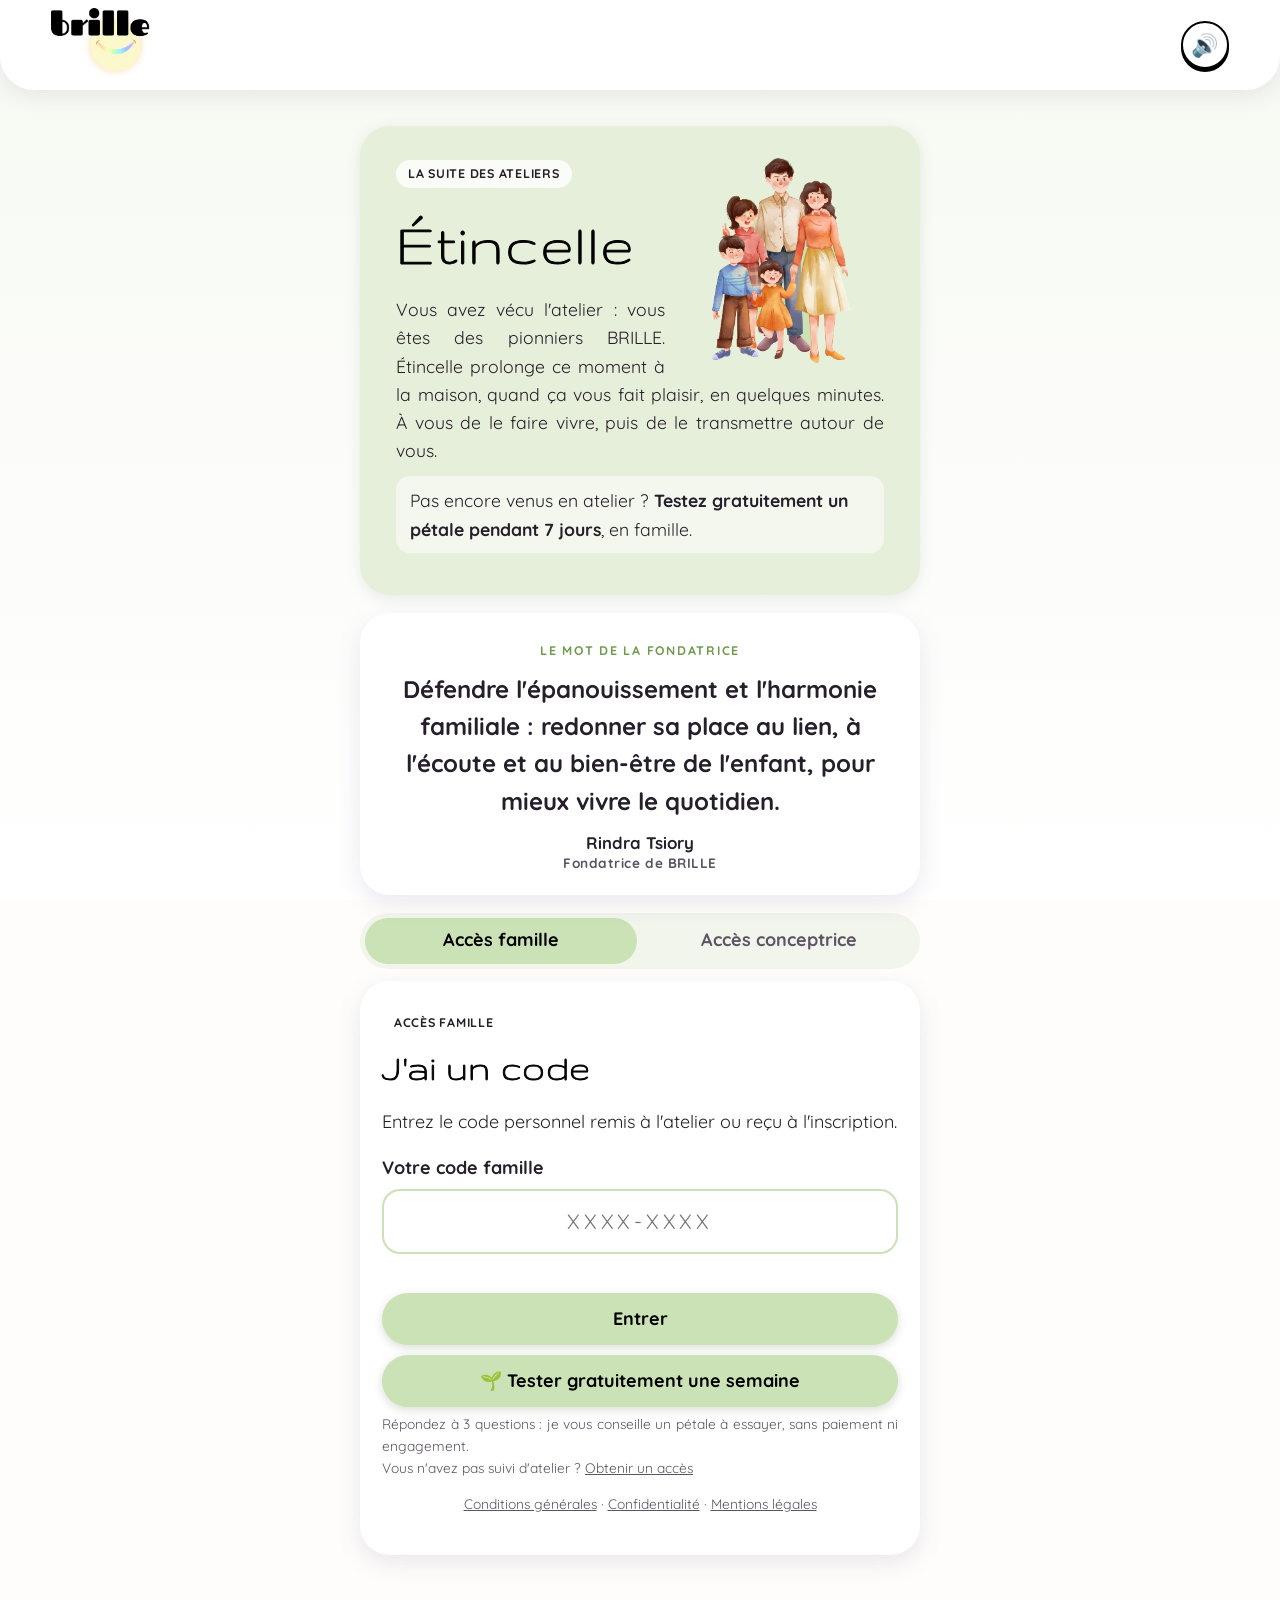
<file: index.html>
<!doctype html>
<html lang="fr">
<head>
  <meta charset="utf-8">
  <meta name="viewport" content="width=device-width, initial-scale=1, viewport-fit=cover">
  <title>Étincelle · BRILLE</title>
  <meta name="description" content="Étincelle : la suite des ateliers BRILLE à la maison, pour vivre ensemble parent et enfant des moments qui font grandir la qualité de vie de l'enfant.">
  <meta name="theme-color" content="#ffffff">
  <link rel="manifest" href="manifest.webmanifest">
  <link rel="icon" href="favicon.png">
  <link rel="apple-touch-icon" href="apple-touch-icon.png">
  <meta name="apple-mobile-web-app-capable" content="yes">
  <meta name="mobile-web-app-capable" content="yes">
  <meta name="apple-mobile-web-app-title" content="Étincelle">
  <link rel="stylesheet" href="style.css">
  <link rel="stylesheet" href="jeu.css">
</head>
<body>
  <div class="fond" aria-hidden="true"></div>

  <header class="topbar">
    <a href="#/" class="brand" aria-label="Étincelle, retour à la fleur">
      <img src="logo-brille.png" alt="BRILLE" width="90" height="66">
      <span class="brand-nom">Étincelle</span>
    </a>
  </header>

  <main id="app" tabindex="-1" aria-live="polite"></main>

  <nav class="tabbar" aria-label="Navigation principale">
    <a href="#/" data-tab="fleur"><svg viewBox="0 0 24 24" aria-hidden="true"><circle cx="12" cy="12" r="3.2"/><circle cx="12" cy="5" r="3"/><circle cx="18.5" cy="9" r="3"/><circle cx="17" cy="16.5" r="3"/><circle cx="7" cy="16.5" r="3"/><circle cx="5.5" cy="9" r="3"/></svg><span>La fleur</span></a>
    <a href="#/semaine" data-tab="semaine"><svg viewBox="0 0 24 24" aria-hidden="true"><path d="M12 2.5l2.4 6.1 6.1 2.4-6.1 2.4L12 19.5l-2.4-6.1L3.5 11l6.1-2.4z"/><path d="M19 15.5l.9 2.1 2.1.9-2.1.9-.9 2.1-.9-2.1-2.1-.9 2.1-.9z"/></svg><span>Cette semaine</span></a>
    <a href="#/plus" data-tab="plus"><svg viewBox="0 0 24 24" aria-hidden="true"><circle cx="6" cy="12" r="1.8"/><circle cx="12" cy="12" r="1.8"/><circle cx="18" cy="12" r="1.8"/></svg><span>Plus</span></a>
  </nav>

  <noscript><p style="padding:24px">Cette application a besoin de JavaScript pour fonctionner.</p></noscript>
  <script src="acces-lib.js"></script>
  <script src="app.js"></script>
  <script src="jeu.js"></script>
  <script src="enquete.js"></script>
  <script src="noel.js"></script>
</body>
</html>
</file>
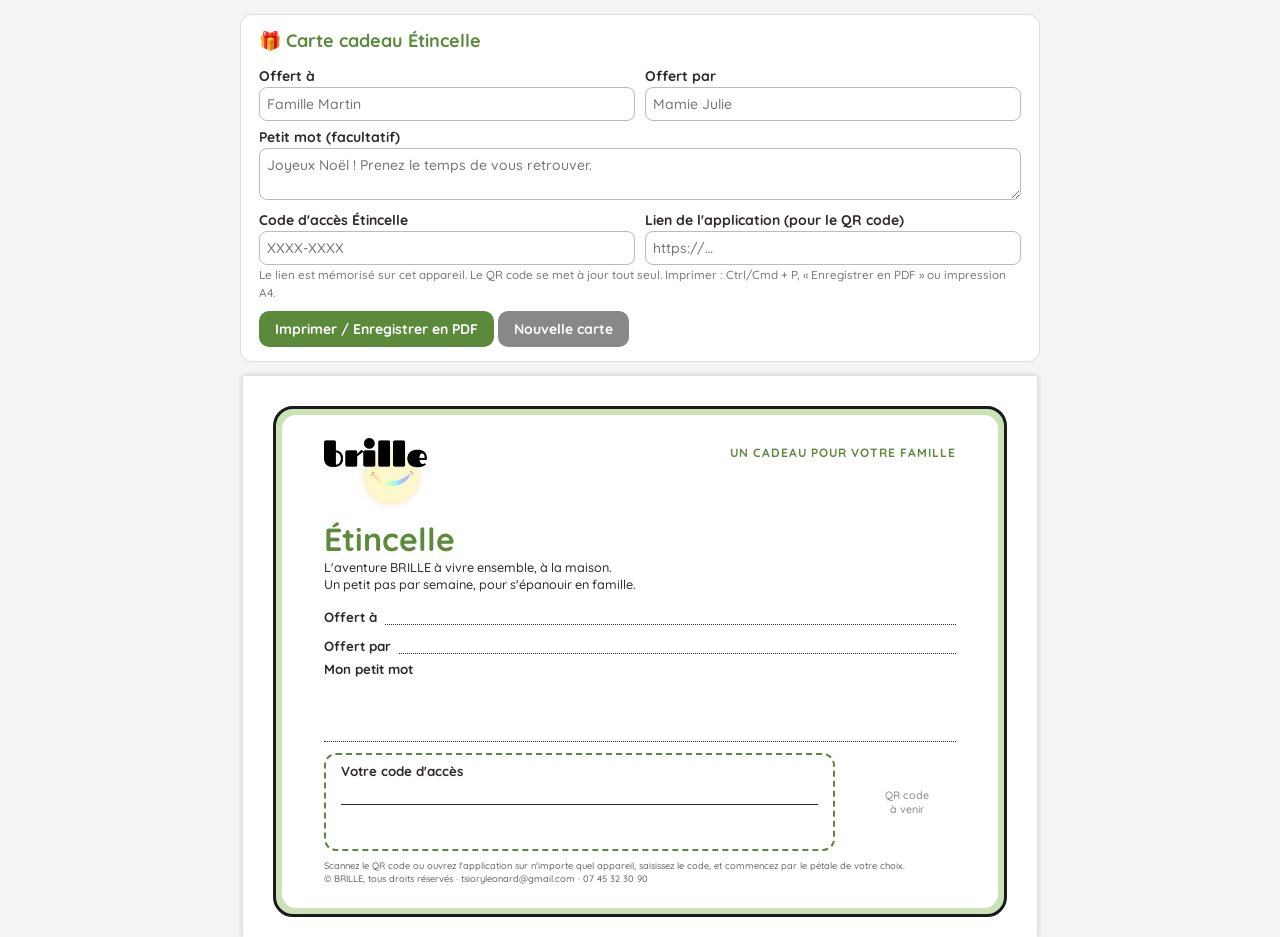
<file: BRILLE_carte_cadeau_Etincelle.html>
<!DOCTYPE html><html lang="fr"><head><meta charset="utf-8"><meta name="robots" content="noindex"><title>BRILLE · Carte cadeau Étincelle</title><style>@font-face{font-family:'Quicksand';font-weight:500;font-style:normal;src:url([data-uri]) format('woff2')}
@font-face{font-family:'Quicksand';font-weight:600;font-style:normal;src:url([data-uri]) format('woff2')}
@font-face{font-family:'Quicksand';font-weight:700;font-style:normal;src:url([data-uri]) format('woff2')}
@page{size:A4;margin:0}*{box-sizing:border-box}body{margin:0;font-family:Quicksand,sans-serif;color:#2E2A2A}
.pg{width:210mm;height:148.5mm;display:flex;flex-direction:column;padding:8mm}
.c{flex:1;border:3px solid #1b1b1b;border-radius:20px;background:#CBE1B6;padding:6px}
.in{height:100%;background:#fff;border-radius:14px;padding:6mm 11mm;position:relative;display:flex;flex-direction:column}
.lg{width:28mm}.k{position:absolute;right:11mm;top:8mm;font-size:9pt;font-weight:700;letter-spacing:1px;color:#5b8a3a}
h1{font-size:24pt;margin:1mm 0 0;color:#5b8a3a}.s{font-size:10.5pt;margin:0 0 1mm;line-height:1.35;font-size:9.5pt}
.f{display:flex;gap:8px;align-items:flex-end;margin-top:2mm;font-size:10pt}.f i{flex:1;border-bottom:1.5px dotted #2E2A2A;height:5.5mm}
.f.t{flex-wrap:wrap}.f.t b{width:100%}.f.t i{flex:0 0 100%}
.row{display:flex;gap:6mm;margin-top:3mm;align-items:stretch}.code{flex:1;border:2px dashed #5b8a3a;border-radius:12px;padding:2mm 4mm;font-size:10pt}
.code span{display:block;border-bottom:1.5px solid #2E2A2A;height:7mm}.qr{width:24mm;height:24mm;border:2px dashed #aaa;border-radius:10px;text-align:center;font-size:8pt;color:#888;display:flex;align-items:center;justify-content:center}
.ft{margin-top:auto;padding-top:2mm;font-size:7pt;color:#666;line-height:1.4}

body{background:#f4f4f4}
#ui{max-width:800px;margin:14px auto;background:#fff;border:1px solid #ddd;border-radius:12px;padding:14px 18px;font-size:14px}
#ui h2{margin:0 0 8px;color:#5b8a3a;font-size:18px}#ui label{display:block;margin:7px 0 2px;font-weight:700}
#ui input,#ui textarea{width:100%;padding:7px;border:1px solid #bbb;border-radius:8px;font:inherit}
#ui .r{display:flex;gap:10px}#ui .r>div{flex:1}#ui button{margin-top:10px;padding:9px 16px;border:0;border-radius:10px;background:#5b8a3a;color:#fff;font:inherit;font-weight:700;cursor:pointer}
#ui small{color:#777}
.pg{margin:0 auto;box-shadow:0 0 6px #0003;background:#fff}
.v{font-size:11pt;min-height:5.5mm;border-bottom:1.5px dotted #2E2A2A;flex:1;padding-left:4px;font-weight:600}
.mot{font-size:10.5pt;min-height:14mm;border-bottom:1.5px dotted #2E2A2A;width:100%;white-space:pre-wrap;line-height:1.5;margin-top:1mm;padding-left:4px}
.cd{display:block;border-bottom:1.5px solid #2E2A2A;height:8mm;font-size:15pt;font-weight:700;letter-spacing:2px;color:#5b8a3a;padding-left:4px}
.qr{border:0!important;width:26mm;height:26mm;flex-direction:column;gap:1px}.qr img{width:26mm;height:26mm}
@media print{body{background:#fff}#ui{display:none}.pg{box-shadow:none}}
</style></head><body>
<div id="ui"><h2>🎁 Carte cadeau Étincelle</h2>
<div class="r"><div><label>Offert à</label><input id="a" placeholder="Famille Martin"></div><div><label>Offert par</label><input id="b" placeholder="Mamie Julie"></div></div>
<label>Petit mot (facultatif)</label><textarea id="m" rows="2" placeholder="Joyeux Noël ! Prenez le temps de vous retrouver."></textarea>
<div class="r"><div><label>Code d'accès Étincelle</label><input id="c" placeholder="XXXX-XXXX"></div><div><label>Lien de l'application (pour le QR code)</label><input id="u" placeholder="https://…"></div></div>
<small>Le lien est mémorisé sur cet appareil. Le QR code se met à jour tout seul. Imprimer : Ctrl/Cmd + P, « Enregistrer en PDF » ou impression A4.</small><br>
<button onclick="window.print()">Imprimer / Enregistrer en PDF</button> <button onclick="document.querySelectorAll('input,textarea').forEach(function(e){if(e.id!=='u')e.value=''});draw()" style="background:#888">Nouvelle carte</button></div>
<div class="pg"><div class="c"><div class="in">
<img class="lg" src="[data-uri]"><div class="k">UN CADEAU POUR VOTRE FAMILLE</div>
<h1>Étincelle</h1><p class="s">L'aventure BRILLE à vivre ensemble, à la maison.<br>Un petit pas par semaine, pour s'épanouir en famille.</p>
<div class="f"><b>Offert à</b><span class="v" id="va"></span></div><div class="f"><b>Offert par</b><span class="v" id="vb"></span></div>
<div class="f t"><b>Mon petit mot</b><div class="mot" id="vm"></div></div>
<div class="row"><div class="code"><b>Votre code d'accès</b><span class="cd" id="vc"></span></div><div class="qr" id="vq"></div></div>
<div class="ft">Scannez le QR code ou ouvrez l'application sur n'importe quel appareil, saisissez le code, et commencez par le pétale de votre choix.<br>© BRILLE, tous droits réservés · tsioryleonard@gmail.com · 07 45 32 30 90</div>
</div></div></div>
<script>var qrcode = function() {

  //---------------------------------------------------------------------
  // qrcode
  //---------------------------------------------------------------------

  /**
   * qrcode
   * @param typeNumber 1 to 40
   * @param errorCorrectionLevel 'L','M','Q','H'
   */
  var qrcode = function(typeNumber, errorCorrectionLevel) {

    var PAD0 = 0xEC;
    var PAD1 = 0x11;

    var _typeNumber = typeNumber;
    var _errorCorrectionLevel = QRErrorCorrectionLevel[errorCorrectionLevel];
    var _modules = null;
    var _moduleCount = 0;
    var _dataCache = null;
    var _dataList = [];

    var _this = {};

    var makeImpl = function(test, maskPattern) {

      _moduleCount = _typeNumber * 4 + 17;
      _modules = function(moduleCount) {
        var modules = new Array(moduleCount);
        for (var row = 0; row < moduleCount; row += 1) {
          modules[row] = new Array(moduleCount);
          for (var col = 0; col < moduleCount; col += 1) {
            modules[row][col] = null;
          }
        }
        return modules;
      }(_moduleCount);

      setupPositionProbePattern(0, 0);
      setupPositionProbePattern(_moduleCount - 7, 0);
      setupPositionProbePattern(0, _moduleCount - 7);
      setupPositionAdjustPattern();
      setupTimingPattern();
      setupTypeInfo(test, maskPattern);

      if (_typeNumber >= 7) {
        setupTypeNumber(test);
      }

      if (_dataCache == null) {
        _dataCache = createData(_typeNumber, _errorCorrectionLevel, _dataList);
      }

      mapData(_dataCache, maskPattern);
    };

    var setupPositionProbePattern = function(row, col) {

      for (var r = -1; r <= 7; r += 1) {

        if (row + r <= -1 || _moduleCount <= row + r) continue;

        for (var c = -1; c <= 7; c += 1) {

          if (col + c <= -1 || _moduleCount <= col + c) continue;

          if ( (0 <= r && r <= 6 && (c == 0 || c == 6) )
              || (0 <= c && c <= 6 && (r == 0 || r == 6) )
              || (2 <= r && r <= 4 && 2 <= c && c <= 4) ) {
            _modules[row + r][col + c] = true;
          } else {
            _modules[row + r][col + c] = false;
          }
        }
      }
    };

    var getBestMaskPattern = function() {

      var minLostPoint = 0;
      var pattern = 0;

      for (var i = 0; i < 8; i += 1) {

        makeImpl(true, i);

        var lostPoint = QRUtil.getLostPoint(_this);

        if (i == 0 || minLostPoint > lostPoint) {
          minLostPoint = lostPoint;
          pattern = i;
        }
      }

      return pattern;
    };

    var setupTimingPattern = function() {

      for (var r = 8; r < _moduleCount - 8; r += 1) {
        if (_modules[r][6] != null) {
          continue;
        }
        _modules[r][6] = (r % 2 == 0);
      }

      for (var c = 8; c < _moduleCount - 8; c += 1) {
        if (_modules[6][c] != null) {
          continue;
        }
        _modules[6][c] = (c % 2 == 0);
      }
    };

    var setupPositionAdjustPattern = function() {

      var pos = QRUtil.getPatternPosition(_typeNumber);

      for (var i = 0; i < pos.length; i += 1) {

        for (var j = 0; j < pos.length; j += 1) {

          var row = pos[i];
          var col = pos[j];

          if (_modules[row][col] != null) {
            continue;
          }

          for (var r = -2; r <= 2; r += 1) {

            for (var c = -2; c <= 2; c += 1) {

              if (r == -2 || r == 2 || c == -2 || c == 2
                  || (r == 0 && c == 0) ) {
                _modules[row + r][col + c] = true;
              } else {
                _modules[row + r][col + c] = false;
              }
            }
          }
        }
      }
    };

    var setupTypeNumber = function(test) {

      var bits = QRUtil.getBCHTypeNumber(_typeNumber);

      for (var i = 0; i < 18; i += 1) {
        var mod = (!test && ( (bits >> i) & 1) == 1);
        _modules[Math.floor(i / 3)][i % 3 + _moduleCount - 8 - 3] = mod;
      }

      for (var i = 0; i < 18; i += 1) {
        var mod = (!test && ( (bits >> i) & 1) == 1);
        _modules[i % 3 + _moduleCount - 8 - 3][Math.floor(i / 3)] = mod;
      }
    };

    var setupTypeInfo = function(test, maskPattern) {

      var data = (_errorCorrectionLevel << 3) | maskPattern;
      var bits = QRUtil.getBCHTypeInfo(data);

      // vertical
      for (var i = 0; i < 15; i += 1) {

        var mod = (!test && ( (bits >> i) & 1) == 1);

        if (i < 6) {
          _modules[i][8] = mod;
        } else if (i < 8) {
          _modules[i + 1][8] = mod;
        } else {
          _modules[_moduleCount - 15 + i][8] = mod;
        }
      }

      // horizontal
      for (var i = 0; i < 15; i += 1) {

        var mod = (!test && ( (bits >> i) & 1) == 1);

        if (i < 8) {
          _modules[8][_moduleCount - i - 1] = mod;
        } else if (i < 9) {
          _modules[8][15 - i - 1 + 1] = mod;
        } else {
          _modules[8][15 - i - 1] = mod;
        }
      }

      // fixed module
      _modules[_moduleCount - 8][8] = (!test);
    };

    var mapData = function(data, maskPattern) {

      var inc = -1;
      var row = _moduleCount - 1;
      var bitIndex = 7;
      var byteIndex = 0;
      var maskFunc = QRUtil.getMaskFunction(maskPattern);

      for (var col = _moduleCount - 1; col > 0; col -= 2) {

        if (col == 6) col -= 1;

        while (true) {

          for (var c = 0; c < 2; c += 1) {

            if (_modules[row][col - c] == null) {

              var dark = false;

              if (byteIndex < data.length) {
                dark = ( ( (data[byteIndex] >>> bitIndex) & 1) == 1);
              }

              var mask = maskFunc(row, col - c);

              if (mask) {
                dark = !dark;
              }

              _modules[row][col - c] = dark;
              bitIndex -= 1;

              if (bitIndex == -1) {
                byteIndex += 1;
                bitIndex = 7;
              }
            }
          }

          row += inc;

          if (row < 0 || _moduleCount <= row) {
            row -= inc;
            inc = -inc;
            break;
          }
        }
      }
    };

    var createBytes = function(buffer, rsBlocks) {

      var offset = 0;

      var maxDcCount = 0;
      var maxEcCount = 0;

      var dcdata = new Array(rsBlocks.length);
      var ecdata = new Array(rsBlocks.length);

      for (var r = 0; r < rsBlocks.length; r += 1) {

        var dcCount = rsBlocks[r].dataCount;
        var ecCount = rsBlocks[r].totalCount - dcCount;

        maxDcCount = Math.max(maxDcCount, dcCount);
        maxEcCount = Math.max(maxEcCount, ecCount);

        dcdata[r] = new Array(dcCount);

        for (var i = 0; i < dcdata[r].length; i += 1) {
          dcdata[r][i] = 0xff & buffer.getBuffer()[i + offset];
        }
        offset += dcCount;

        var rsPoly = QRUtil.getErrorCorrectPolynomial(ecCount);
        var rawPoly = qrPolynomial(dcdata[r], rsPoly.getLength() - 1);

        var modPoly = rawPoly.mod(rsPoly);
        ecdata[r] = new Array(rsPoly.getLength() - 1);
        for (var i = 0; i < ecdata[r].length; i += 1) {
          var modIndex = i + modPoly.getLength() - ecdata[r].length;
          ecdata[r][i] = (modIndex >= 0)? modPoly.getAt(modIndex) : 0;
        }
      }

      var totalCodeCount = 0;
      for (var i = 0; i < rsBlocks.length; i += 1) {
        totalCodeCount += rsBlocks[i].totalCount;
      }

      var data = new Array(totalCodeCount);
      var index = 0;

      for (var i = 0; i < maxDcCount; i += 1) {
        for (var r = 0; r < rsBlocks.length; r += 1) {
          if (i < dcdata[r].length) {
            data[index] = dcdata[r][i];
            index += 1;
          }
        }
      }

      for (var i = 0; i < maxEcCount; i += 1) {
        for (var r = 0; r < rsBlocks.length; r += 1) {
          if (i < ecdata[r].length) {
            data[index] = ecdata[r][i];
            index += 1;
          }
        }
      }

      return data;
    };

    var createData = function(typeNumber, errorCorrectionLevel, dataList) {

      var rsBlocks = QRRSBlock.getRSBlocks(typeNumber, errorCorrectionLevel);

      var buffer = qrBitBuffer();

      for (var i = 0; i < dataList.length; i += 1) {
        var data = dataList[i];
        buffer.put(data.getMode(), 4);
        buffer.put(data.getLength(), QRUtil.getLengthInBits(data.getMode(), typeNumber) );
        data.write(buffer);
      }

      // calc num max data.
      var totalDataCount = 0;
      for (var i = 0; i < rsBlocks.length; i += 1) {
        totalDataCount += rsBlocks[i].dataCount;
      }

      if (buffer.getLengthInBits() > totalDataCount * 8) {
        throw 'code length overflow. ('
          + buffer.getLengthInBits()
          + '>'
          + totalDataCount * 8
          + ')';
      }

      // end code
      if (buffer.getLengthInBits() + 4 <= totalDataCount * 8) {
        buffer.put(0, 4);
      }

      // padding
      while (buffer.getLengthInBits() % 8 != 0) {
        buffer.putBit(false);
      }

      // padding
      while (true) {

        if (buffer.getLengthInBits() >= totalDataCount * 8) {
          break;
        }
        buffer.put(PAD0, 8);

        if (buffer.getLengthInBits() >= totalDataCount * 8) {
          break;
        }
        buffer.put(PAD1, 8);
      }

      return createBytes(buffer, rsBlocks);
    };

    _this.addData = function(data, mode) {

      mode = mode || 'Byte';

      var newData = null;

      switch(mode) {
      case 'Numeric' :
        newData = qrNumber(data);
        break;
      case 'Alphanumeric' :
        newData = qrAlphaNum(data);
        break;
      case 'Byte' :
        newData = qr8BitByte(data);
        break;
      case 'Kanji' :
        newData = qrKanji(data);
        break;
      default :
        throw 'mode:' + mode;
      }

      _dataList.push(newData);
      _dataCache = null;
    };

    _this.isDark = function(row, col) {
      if (row < 0 || _moduleCount <= row || col < 0 || _moduleCount <= col) {
        throw row + ',' + col;
      }
      return _modules[row][col];
    };

    _this.getModuleCount = function() {
      return _moduleCount;
    };

    _this.make = function() {
      if (_typeNumber < 1) {
        var typeNumber = 1;

        for (; typeNumber < 40; typeNumber++) {
          var rsBlocks = QRRSBlock.getRSBlocks(typeNumber, _errorCorrectionLevel);
          var buffer = qrBitBuffer();

          for (var i = 0; i < _dataList.length; i++) {
            var data = _dataList[i];
            buffer.put(data.getMode(), 4);
            buffer.put(data.getLength(), QRUtil.getLengthInBits(data.getMode(), typeNumber) );
            data.write(buffer);
          }

          var totalDataCount = 0;
          for (var i = 0; i < rsBlocks.length; i++) {
            totalDataCount += rsBlocks[i].dataCount;
          }

          if (buffer.getLengthInBits() <= totalDataCount * 8) {
            break;
          }
        }

        _typeNumber = typeNumber;
      }

      makeImpl(false, getBestMaskPattern() );
    };

    _this.createTableTag = function(cellSize, margin) {

      cellSize = cellSize || 2;
      margin = (typeof margin == 'undefined')? cellSize * 4 : margin;

      var qrHtml = '';

      qrHtml += '<table style="';
      qrHtml += ' border-width: 0px; border-style: none;';
      qrHtml += ' border-collapse: collapse;';
      qrHtml += ' padding: 0px; margin: ' + margin + 'px;';
      qrHtml += '">';
      qrHtml += '<tbody>';

      for (var r = 0; r < _this.getModuleCount(); r += 1) {

        qrHtml += '<tr>';

        for (var c = 0; c < _this.getModuleCount(); c += 1) {
          qrHtml += '<td style="';
          qrHtml += ' border-width: 0px; border-style: none;';
          qrHtml += ' border-collapse: collapse;';
          qrHtml += ' padding: 0px; margin: 0px;';
          qrHtml += ' width: ' + cellSize + 'px;';
          qrHtml += ' height: ' + cellSize + 'px;';
          qrHtml += ' background-color: ';
          qrHtml += _this.isDark(r, c)? '#000000' : '#ffffff';
          qrHtml += ';';
          qrHtml += '"/>';
        }

        qrHtml += '</tr>';
      }

      qrHtml += '</tbody>';
      qrHtml += '</table>';

      return qrHtml;
    };

    _this.createSvgTag = function(cellSize, margin, alt, title) {

      var opts = {};
      if (typeof arguments[0] == 'object') {
        // Called by options.
        opts = arguments[0];
        // overwrite cellSize and margin.
        cellSize = opts.cellSize;
        margin = opts.margin;
        alt = opts.alt;
        title = opts.title;
      }

      cellSize = cellSize || 2;
      margin = (typeof margin == 'undefined')? cellSize * 4 : margin;

      // Compose alt property surrogate
      alt = (typeof alt === 'string') ? {text: alt} : alt || {};
      alt.text = alt.text || null;
      alt.id = (alt.text) ? alt.id || 'qrcode-description' : null;

      // Compose title property surrogate
      title = (typeof title === 'string') ? {text: title} : title || {};
      title.text = title.text || null;
      title.id = (title.text) ? title.id || 'qrcode-title' : null;

      var size = _this.getModuleCount() * cellSize + margin * 2;
      var c, mc, r, mr, qrSvg='', rect;

      rect = 'l' + cellSize + ',0 0,' + cellSize +
        ' -' + cellSize + ',0 0,-' + cellSize + 'z ';

      qrSvg += '<svg version="1.1" xmlns="http://www.w3.org/2000/svg"';
      qrSvg += !opts.scalable ? ' width="' + size + 'px" height="' + size + 'px"' : '';
      qrSvg += ' viewBox="0 0 ' + size + ' ' + size + '" ';
      qrSvg += ' preserveAspectRatio="xMinYMin meet"';
      qrSvg += (title.text || alt.text) ? ' role="img" aria-labelledby="' +
          escapeXml([title.id, alt.id].join(' ').trim() ) + '"' : '';
      qrSvg += '>';
      qrSvg += (title.text) ? '<title id="' + escapeXml(title.id) + '">' +
          escapeXml(title.text) + '</title>' : '';
      qrSvg += (alt.text) ? '<description id="' + escapeXml(alt.id) + '">' +
          escapeXml(alt.text) + '</description>' : '';
      qrSvg += '<rect width="100%" height="100%" fill="white" cx="0" cy="0"/>';
      qrSvg += '<path d="';

      for (r = 0; r < _this.getModuleCount(); r += 1) {
        mr = r * cellSize + margin;
        for (c = 0; c < _this.getModuleCount(); c += 1) {
          if (_this.isDark(r, c) ) {
            mc = c*cellSize+margin;
            qrSvg += 'M' + mc + ',' + mr + rect;
          }
        }
      }

      qrSvg += '" stroke="transparent" fill="black"/>';
      qrSvg += '</svg>';

      return qrSvg;
    };

    _this.createDataURL = function(cellSize, margin) {

      cellSize = cellSize || 2;
      margin = (typeof margin == 'undefined')? cellSize * 4 : margin;

      var size = _this.getModuleCount() * cellSize + margin * 2;
      var min = margin;
      var max = size - margin;

      return createDataURL(size, size, function(x, y) {
        if (min <= x && x < max && min <= y && y < max) {
          var c = Math.floor( (x - min) / cellSize);
          var r = Math.floor( (y - min) / cellSize);
          return _this.isDark(r, c)? 0 : 1;
        } else {
          return 1;
        }
      } );
    };

    _this.createImgTag = function(cellSize, margin, alt) {

      cellSize = cellSize || 2;
      margin = (typeof margin == 'undefined')? cellSize * 4 : margin;

      var size = _this.getModuleCount() * cellSize + margin * 2;

      var img = '';
      img += '<img';
      img += '\u0020src="';
      img += _this.createDataURL(cellSize, margin);
      img += '"';
      img += '\u0020width="';
      img += size;
      img += '"';
      img += '\u0020height="';
      img += size;
      img += '"';
      if (alt) {
        img += '\u0020alt="';
        img += escapeXml(alt);
        img += '"';
      }
      img += '/>';

      return img;
    };

    var escapeXml = function(s) {
      var escaped = '';
      for (var i = 0; i < s.length; i += 1) {
        var c = s.charAt(i);
        switch(c) {
        case '<': escaped += '&lt;'; break;
        case '>': escaped += '&gt;'; break;
        case '&': escaped += '&amp;'; break;
        case '"': escaped += '&quot;'; break;
        default : escaped += c; break;
        }
      }
      return escaped;
    };

    var _createHalfASCII = function(margin) {
      var cellSize = 1;
      margin = (typeof margin == 'undefined')? cellSize * 2 : margin;

      var size = _this.getModuleCount() * cellSize + margin * 2;
      var min = margin;
      var max = size - margin;

      var y, x, r1, r2, p;

      var blocks = {
        '██': '█',
        '█ ': '▀',
        ' █': '▄',
        '  ': ' '
      };

      var blocksLastLineNoMargin = {
        '██': '▀',
        '█ ': '▀',
        ' █': ' ',
        '  ': ' '
      };

      var ascii = '';
      for (y = 0; y < size; y += 2) {
        r1 = Math.floor((y - min) / cellSize);
        r2 = Math.floor((y + 1 - min) / cellSize);
        for (x = 0; x < size; x += 1) {
          p = '█';

          if (min <= x && x < max && min <= y && y < max && _this.isDark(r1, Math.floor((x - min) / cellSize))) {
            p = ' ';
          }

          if (min <= x && x < max && min <= y+1 && y+1 < max && _this.isDark(r2, Math.floor((x - min) / cellSize))) {
            p += ' ';
          }
          else {
            p += '█';
          }

          // Output 2 characters per pixel, to create full square. 1 character per pixels gives only half width of square.
          ascii += (margin < 1 && y+1 >= max) ? blocksLastLineNoMargin[p] : blocks[p];
        }

        ascii += '\n';
      }

      if (size % 2 && margin > 0) {
        return ascii.substring(0, ascii.length - size - 1) + Array(size+1).join('▀');
      }

      return ascii.substring(0, ascii.length-1);
    };

    _this.createASCII = function(cellSize, margin) {
      cellSize = cellSize || 1;

      if (cellSize < 2) {
        return _createHalfASCII(margin);
      }

      cellSize -= 1;
      margin = (typeof margin == 'undefined')? cellSize * 2 : margin;

      var size = _this.getModuleCount() * cellSize + margin * 2;
      var min = margin;
      var max = size - margin;

      var y, x, r, p;

      var white = Array(cellSize+1).join('██');
      var black = Array(cellSize+1).join('  ');

      var ascii = '';
      var line = '';
      for (y = 0; y < size; y += 1) {
        r = Math.floor( (y - min) / cellSize);
        line = '';
        for (x = 0; x < size; x += 1) {
          p = 1;

          if (min <= x && x < max && min <= y && y < max && _this.isDark(r, Math.floor((x - min) / cellSize))) {
            p = 0;
          }

          // Output 2 characters per pixel, to create full square. 1 character per pixels gives only half width of square.
          line += p ? white : black;
        }

        for (r = 0; r < cellSize; r += 1) {
          ascii += line + '\n';
        }
      }

      return ascii.substring(0, ascii.length-1);
    };

    _this.renderTo2dContext = function(context, cellSize) {
      cellSize = cellSize || 2;
      var length = _this.getModuleCount();
      for (var row = 0; row < length; row++) {
        for (var col = 0; col < length; col++) {
          context.fillStyle = _this.isDark(row, col) ? 'black' : 'white';
          context.fillRect(row * cellSize, col * cellSize, cellSize, cellSize);
        }
      }
    }

    return _this;
  };

  //---------------------------------------------------------------------
  // qrcode.stringToBytes
  //---------------------------------------------------------------------

  qrcode.stringToBytesFuncs = {
    'default' : function(s) {
      var bytes = [];
      for (var i = 0; i < s.length; i += 1) {
        var c = s.charCodeAt(i);
        bytes.push(c & 0xff);
      }
      return bytes;
    }
  };

  qrcode.stringToBytes = qrcode.stringToBytesFuncs['default'];

  //---------------------------------------------------------------------
  // qrcode.createStringToBytes
  //---------------------------------------------------------------------

  /**
   * @param unicodeData base64 string of byte array.
   * [16bit Unicode],[16bit Bytes], ...
   * @param numChars
   */
  qrcode.createStringToBytes = function(unicodeData, numChars) {

    // create conversion map.

    var unicodeMap = function() {

      var bin = base64DecodeInputStream(unicodeData);
      var read = function() {
        var b = bin.read();
        if (b == -1) throw 'eof';
        return b;
      };

      var count = 0;
      var unicodeMap = {};
      while (true) {
        var b0 = bin.read();
        if (b0 == -1) break;
        var b1 = read();
        var b2 = read();
        var b3 = read();
        var k = String.fromCharCode( (b0 << 8) | b1);
        var v = (b2 << 8) | b3;
        unicodeMap[k] = v;
        count += 1;
      }
      if (count != numChars) {
        throw count + ' != ' + numChars;
      }

      return unicodeMap;
    }();

    var unknownChar = '?'.charCodeAt(0);

    return function(s) {
      var bytes = [];
      for (var i = 0; i < s.length; i += 1) {
        var c = s.charCodeAt(i);
        if (c < 128) {
          bytes.push(c);
        } else {
          var b = unicodeMap[s.charAt(i)];
          if (typeof b == 'number') {
            if ( (b & 0xff) == b) {
              // 1byte
              bytes.push(b);
            } else {
              // 2bytes
              bytes.push(b >>> 8);
              bytes.push(b & 0xff);
            }
          } else {
            bytes.push(unknownChar);
          }
        }
      }
      return bytes;
    };
  };

  //---------------------------------------------------------------------
  // QRMode
  //---------------------------------------------------------------------

  var QRMode = {
    MODE_NUMBER :    1 << 0,
    MODE_ALPHA_NUM : 1 << 1,
    MODE_8BIT_BYTE : 1 << 2,
    MODE_KANJI :     1 << 3
  };

  //---------------------------------------------------------------------
  // QRErrorCorrectionLevel
  //---------------------------------------------------------------------

  var QRErrorCorrectionLevel = {
    L : 1,
    M : 0,
    Q : 3,
    H : 2
  };

  //---------------------------------------------------------------------
  // QRMaskPattern
  //---------------------------------------------------------------------

  var QRMaskPattern = {
    PATTERN000 : 0,
    PATTERN001 : 1,
    PATTERN010 : 2,
    PATTERN011 : 3,
    PATTERN100 : 4,
    PATTERN101 : 5,
    PATTERN110 : 6,
    PATTERN111 : 7
  };

  //---------------------------------------------------------------------
  // QRUtil
  //---------------------------------------------------------------------

  var QRUtil = function() {

    var PATTERN_POSITION_TABLE = [
      [],
      [6, 18],
      [6, 22],
      [6, 26],
      [6, 30],
      [6, 34],
      [6, 22, 38],
      [6, 24, 42],
      [6, 26, 46],
      [6, 28, 50],
      [6, 30, 54],
      [6, 32, 58],
      [6, 34, 62],
      [6, 26, 46, 66],
      [6, 26, 48, 70],
      [6, 26, 50, 74],
      [6, 30, 54, 78],
      [6, 30, 56, 82],
      [6, 30, 58, 86],
      [6, 34, 62, 90],
      [6, 28, 50, 72, 94],
      [6, 26, 50, 74, 98],
      [6, 30, 54, 78, 102],
      [6, 28, 54, 80, 106],
      [6, 32, 58, 84, 110],
      [6, 30, 58, 86, 114],
      [6, 34, 62, 90, 118],
      [6, 26, 50, 74, 98, 122],
      [6, 30, 54, 78, 102, 126],
      [6, 26, 52, 78, 104, 130],
      [6, 30, 56, 82, 108, 134],
      [6, 34, 60, 86, 112, 138],
      [6, 30, 58, 86, 114, 142],
      [6, 34, 62, 90, 118, 146],
      [6, 30, 54, 78, 102, 126, 150],
      [6, 24, 50, 76, 102, 128, 154],
      [6, 28, 54, 80, 106, 132, 158],
      [6, 32, 58, 84, 110, 136, 162],
      [6, 26, 54, 82, 110, 138, 166],
      [6, 30, 58, 86, 114, 142, 170]
    ];
    var G15 = (1 << 10) | (1 << 8) | (1 << 5) | (1 << 4) | (1 << 2) | (1 << 1) | (1 << 0);
    var G18 = (1 << 12) | (1 << 11) | (1 << 10) | (1 << 9) | (1 << 8) | (1 << 5) | (1 << 2) | (1 << 0);
    var G15_MASK = (1 << 14) | (1 << 12) | (1 << 10) | (1 << 4) | (1 << 1);

    var _this = {};

    var getBCHDigit = function(data) {
      var digit = 0;
      while (data != 0) {
        digit += 1;
        data >>>= 1;
      }
      return digit;
    };

    _this.getBCHTypeInfo = function(data) {
      var d = data << 10;
      while (getBCHDigit(d) - getBCHDigit(G15) >= 0) {
        d ^= (G15 << (getBCHDigit(d) - getBCHDigit(G15) ) );
      }
      return ( (data << 10) | d) ^ G15_MASK;
    };

    _this.getBCHTypeNumber = function(data) {
      var d = data << 12;
      while (getBCHDigit(d) - getBCHDigit(G18) >= 0) {
        d ^= (G18 << (getBCHDigit(d) - getBCHDigit(G18) ) );
      }
      return (data << 12) | d;
    };

    _this.getPatternPosition = function(typeNumber) {
      return PATTERN_POSITION_TABLE[typeNumber - 1];
    };

    _this.getMaskFunction = function(maskPattern) {

      switch (maskPattern) {

      case QRMaskPattern.PATTERN000 :
        return function(i, j) { return (i + j) % 2 == 0; };
      case QRMaskPattern.PATTERN001 :
        return function(i, j) { return i % 2 == 0; };
      case QRMaskPattern.PATTERN010 :
        return function(i, j) { return j % 3 == 0; };
      case QRMaskPattern.PATTERN011 :
        return function(i, j) { return (i + j) % 3 == 0; };
      case QRMaskPattern.PATTERN100 :
        return function(i, j) { return (Math.floor(i / 2) + Math.floor(j / 3) ) % 2 == 0; };
      case QRMaskPattern.PATTERN101 :
        return function(i, j) { return (i * j) % 2 + (i * j) % 3 == 0; };
      case QRMaskPattern.PATTERN110 :
        return function(i, j) { return ( (i * j) % 2 + (i * j) % 3) % 2 == 0; };
      case QRMaskPattern.PATTERN111 :
        return function(i, j) { return ( (i * j) % 3 + (i + j) % 2) % 2 == 0; };

      default :
        throw 'bad maskPattern:' + maskPattern;
      }
    };

    _this.getErrorCorrectPolynomial = function(errorCorrectLength) {
      var a = qrPolynomial([1], 0);
      for (var i = 0; i < errorCorrectLength; i += 1) {
        a = a.multiply(qrPolynomial([1, QRMath.gexp(i)], 0) );
      }
      return a;
    };

    _this.getLengthInBits = function(mode, type) {

      if (1 <= type && type < 10) {

        // 1 - 9

        switch(mode) {
        case QRMode.MODE_NUMBER    : return 10;
        case QRMode.MODE_ALPHA_NUM : return 9;
        case QRMode.MODE_8BIT_BYTE : return 8;
        case QRMode.MODE_KANJI     : return 8;
        default :
          throw 'mode:' + mode;
        }

      } else if (type < 27) {

        // 10 - 26

        switch(mode) {
        case QRMode.MODE_NUMBER    : return 12;
        case QRMode.MODE_ALPHA_NUM : return 11;
        case QRMode.MODE_8BIT_BYTE : return 16;
        case QRMode.MODE_KANJI     : return 10;
        default :
          throw 'mode:' + mode;
        }

      } else if (type < 41) {

        // 27 - 40

        switch(mode) {
        case QRMode.MODE_NUMBER    : return 14;
        case QRMode.MODE_ALPHA_NUM : return 13;
        case QRMode.MODE_8BIT_BYTE : return 16;
        case QRMode.MODE_KANJI     : return 12;
        default :
          throw 'mode:' + mode;
        }

      } else {
        throw 'type:' + type;
      }
    };

    _this.getLostPoint = function(qrcode) {

      var moduleCount = qrcode.getModuleCount();

      var lostPoint = 0;

      // LEVEL1

      for (var row = 0; row < moduleCount; row += 1) {
        for (var col = 0; col < moduleCount; col += 1) {

          var sameCount = 0;
          var dark = qrcode.isDark(row, col);

          for (var r = -1; r <= 1; r += 1) {

            if (row + r < 0 || moduleCount <= row + r) {
              continue;
            }

            for (var c = -1; c <= 1; c += 1) {

              if (col + c < 0 || moduleCount <= col + c) {
                continue;
              }

              if (r == 0 && c == 0) {
                continue;
              }

              if (dark == qrcode.isDark(row + r, col + c) ) {
                sameCount += 1;
              }
            }
          }

          if (sameCount > 5) {
            lostPoint += (3 + sameCount - 5);
          }
        }
      };

      // LEVEL2

      for (var row = 0; row < moduleCount - 1; row += 1) {
        for (var col = 0; col < moduleCount - 1; col += 1) {
          var count = 0;
          if (qrcode.isDark(row, col) ) count += 1;
          if (qrcode.isDark(row + 1, col) ) count += 1;
          if (qrcode.isDark(row, col + 1) ) count += 1;
          if (qrcode.isDark(row + 1, col + 1) ) count += 1;
          if (count == 0 || count == 4) {
            lostPoint += 3;
          }
        }
      }

      // LEVEL3

      for (var row = 0; row < moduleCount; row += 1) {
        for (var col = 0; col < moduleCount - 6; col += 1) {
          if (qrcode.isDark(row, col)
              && !qrcode.isDark(row, col + 1)
              &&  qrcode.isDark(row, col + 2)
              &&  qrcode.isDark(row, col + 3)
              &&  qrcode.isDark(row, col + 4)
              && !qrcode.isDark(row, col + 5)
              &&  qrcode.isDark(row, col + 6) ) {
            lostPoint += 40;
          }
        }
      }

      for (var col = 0; col < moduleCount; col += 1) {
        for (var row = 0; row < moduleCount - 6; row += 1) {
          if (qrcode.isDark(row, col)
              && !qrcode.isDark(row + 1, col)
              &&  qrcode.isDark(row + 2, col)
              &&  qrcode.isDark(row + 3, col)
              &&  qrcode.isDark(row + 4, col)
              && !qrcode.isDark(row + 5, col)
              &&  qrcode.isDark(row + 6, col) ) {
            lostPoint += 40;
          }
        }
      }

      // LEVEL4

      var darkCount = 0;

      for (var col = 0; col < moduleCount; col += 1) {
        for (var row = 0; row < moduleCount; row += 1) {
          if (qrcode.isDark(row, col) ) {
            darkCount += 1;
          }
        }
      }

      var ratio = Math.abs(100 * darkCount / moduleCount / moduleCount - 50) / 5;
      lostPoint += ratio * 10;

      return lostPoint;
    };

    return _this;
  }();

  //---------------------------------------------------------------------
  // QRMath
  //---------------------------------------------------------------------

  var QRMath = function() {

    var EXP_TABLE = new Array(256);
    var LOG_TABLE = new Array(256);

    // initialize tables
    for (var i = 0; i < 8; i += 1) {
      EXP_TABLE[i] = 1 << i;
    }
    for (var i = 8; i < 256; i += 1) {
      EXP_TABLE[i] = EXP_TABLE[i - 4]
        ^ EXP_TABLE[i - 5]
        ^ EXP_TABLE[i - 6]
        ^ EXP_TABLE[i - 8];
    }
    for (var i = 0; i < 255; i += 1) {
      LOG_TABLE[EXP_TABLE[i] ] = i;
    }

    var _this = {};

    _this.glog = function(n) {

      if (n < 1) {
        throw 'glog(' + n + ')';
      }

      return LOG_TABLE[n];
    };

    _this.gexp = function(n) {

      while (n < 0) {
        n += 255;
      }

      while (n >= 256) {
        n -= 255;
      }

      return EXP_TABLE[n];
    };

    return _this;
  }();

  //---------------------------------------------------------------------
  // qrPolynomial
  //---------------------------------------------------------------------

  function qrPolynomial(num, shift) {

    if (typeof num.length == 'undefined') {
      throw num.length + '/' + shift;
    }

    var _num = function() {
      var offset = 0;
      while (offset < num.length && num[offset] == 0) {
        offset += 1;
      }
      var _num = new Array(num.length - offset + shift);
      for (var i = 0; i < num.length - offset; i += 1) {
        _num[i] = num[i + offset];
      }
      return _num;
    }();

    var _this = {};

    _this.getAt = function(index) {
      return _num[index];
    };

    _this.getLength = function() {
      return _num.length;
    };

    _this.multiply = function(e) {

      var num = new Array(_this.getLength() + e.getLength() - 1);

      for (var i = 0; i < _this.getLength(); i += 1) {
        for (var j = 0; j < e.getLength(); j += 1) {
          num[i + j] ^= QRMath.gexp(QRMath.glog(_this.getAt(i) ) + QRMath.glog(e.getAt(j) ) );
        }
      }

      return qrPolynomial(num, 0);
    };

    _this.mod = function(e) {

      if (_this.getLength() - e.getLength() < 0) {
        return _this;
      }

      var ratio = QRMath.glog(_this.getAt(0) ) - QRMath.glog(e.getAt(0) );

      var num = new Array(_this.getLength() );
      for (var i = 0; i < _this.getLength(); i += 1) {
        num[i] = _this.getAt(i);
      }

      for (var i = 0; i < e.getLength(); i += 1) {
        num[i] ^= QRMath.gexp(QRMath.glog(e.getAt(i) ) + ratio);
      }

      // recursive call
      return qrPolynomial(num, 0).mod(e);
    };

    return _this;
  };

  //---------------------------------------------------------------------
  // QRRSBlock
  //---------------------------------------------------------------------

  var QRRSBlock = function() {

    var RS_BLOCK_TABLE = [

      // L
      // M
      // Q
      // H

      // 1
      [1, 26, 19],
      [1, 26, 16],
      [1, 26, 13],
      [1, 26, 9],

      // 2
      [1, 44, 34],
      [1, 44, 28],
      [1, 44, 22],
      [1, 44, 16],

      // 3
      [1, 70, 55],
      [1, 70, 44],
      [2, 35, 17],
      [2, 35, 13],

      // 4
      [1, 100, 80],
      [2, 50, 32],
      [2, 50, 24],
      [4, 25, 9],

      // 5
      [1, 134, 108],
      [2, 67, 43],
      [2, 33, 15, 2, 34, 16],
      [2, 33, 11, 2, 34, 12],

      // 6
      [2, 86, 68],
      [4, 43, 27],
      [4, 43, 19],
      [4, 43, 15],

      // 7
      [2, 98, 78],
      [4, 49, 31],
      [2, 32, 14, 4, 33, 15],
      [4, 39, 13, 1, 40, 14],

      // 8
      [2, 121, 97],
      [2, 60, 38, 2, 61, 39],
      [4, 40, 18, 2, 41, 19],
      [4, 40, 14, 2, 41, 15],

      // 9
      [2, 146, 116],
      [3, 58, 36, 2, 59, 37],
      [4, 36, 16, 4, 37, 17],
      [4, 36, 12, 4, 37, 13],

      // 10
      [2, 86, 68, 2, 87, 69],
      [4, 69, 43, 1, 70, 44],
      [6, 43, 19, 2, 44, 20],
      [6, 43, 15, 2, 44, 16],

      // 11
      [4, 101, 81],
      [1, 80, 50, 4, 81, 51],
      [4, 50, 22, 4, 51, 23],
      [3, 36, 12, 8, 37, 13],

      // 12
      [2, 116, 92, 2, 117, 93],
      [6, 58, 36, 2, 59, 37],
      [4, 46, 20, 6, 47, 21],
      [7, 42, 14, 4, 43, 15],

      // 13
      [4, 133, 107],
      [8, 59, 37, 1, 60, 38],
      [8, 44, 20, 4, 45, 21],
      [12, 33, 11, 4, 34, 12],

      // 14
      [3, 145, 115, 1, 146, 116],
      [4, 64, 40, 5, 65, 41],
      [11, 36, 16, 5, 37, 17],
      [11, 36, 12, 5, 37, 13],

      // 15
      [5, 109, 87, 1, 110, 88],
      [5, 65, 41, 5, 66, 42],
      [5, 54, 24, 7, 55, 25],
      [11, 36, 12, 7, 37, 13],

      // 16
      [5, 122, 98, 1, 123, 99],
      [7, 73, 45, 3, 74, 46],
      [15, 43, 19, 2, 44, 20],
      [3, 45, 15, 13, 46, 16],

      // 17
      [1, 135, 107, 5, 136, 108],
      [10, 74, 46, 1, 75, 47],
      [1, 50, 22, 15, 51, 23],
      [2, 42, 14, 17, 43, 15],

      // 18
      [5, 150, 120, 1, 151, 121],
      [9, 69, 43, 4, 70, 44],
      [17, 50, 22, 1, 51, 23],
      [2, 42, 14, 19, 43, 15],

      // 19
      [3, 141, 113, 4, 142, 114],
      [3, 70, 44, 11, 71, 45],
      [17, 47, 21, 4, 48, 22],
      [9, 39, 13, 16, 40, 14],

      // 20
      [3, 135, 107, 5, 136, 108],
      [3, 67, 41, 13, 68, 42],
      [15, 54, 24, 5, 55, 25],
      [15, 43, 15, 10, 44, 16],

      // 21
      [4, 144, 116, 4, 145, 117],
      [17, 68, 42],
      [17, 50, 22, 6, 51, 23],
      [19, 46, 16, 6, 47, 17],

      // 22
      [2, 139, 111, 7, 140, 112],
      [17, 74, 46],
      [7, 54, 24, 16, 55, 25],
      [34, 37, 13],

      // 23
      [4, 151, 121, 5, 152, 122],
      [4, 75, 47, 14, 76, 48],
      [11, 54, 24, 14, 55, 25],
      [16, 45, 15, 14, 46, 16],

      // 24
      [6, 147, 117, 4, 148, 118],
      [6, 73, 45, 14, 74, 46],
      [11, 54, 24, 16, 55, 25],
      [30, 46, 16, 2, 47, 17],

      // 25
      [8, 132, 106, 4, 133, 107],
      [8, 75, 47, 13, 76, 48],
      [7, 54, 24, 22, 55, 25],
      [22, 45, 15, 13, 46, 16],

      // 26
      [10, 142, 114, 2, 143, 115],
      [19, 74, 46, 4, 75, 47],
      [28, 50, 22, 6, 51, 23],
      [33, 46, 16, 4, 47, 17],

      // 27
      [8, 152, 122, 4, 153, 123],
      [22, 73, 45, 3, 74, 46],
      [8, 53, 23, 26, 54, 24],
      [12, 45, 15, 28, 46, 16],

      // 28
      [3, 147, 117, 10, 148, 118],
      [3, 73, 45, 23, 74, 46],
      [4, 54, 24, 31, 55, 25],
      [11, 45, 15, 31, 46, 16],

      // 29
      [7, 146, 116, 7, 147, 117],
      [21, 73, 45, 7, 74, 46],
      [1, 53, 23, 37, 54, 24],
      [19, 45, 15, 26, 46, 16],

      // 30
      [5, 145, 115, 10, 146, 116],
      [19, 75, 47, 10, 76, 48],
      [15, 54, 24, 25, 55, 25],
      [23, 45, 15, 25, 46, 16],

      // 31
      [13, 145, 115, 3, 146, 116],
      [2, 74, 46, 29, 75, 47],
      [42, 54, 24, 1, 55, 25],
      [23, 45, 15, 28, 46, 16],

      // 32
      [17, 145, 115],
      [10, 74, 46, 23, 75, 47],
      [10, 54, 24, 35, 55, 25],
      [19, 45, 15, 35, 46, 16],

      // 33
      [17, 145, 115, 1, 146, 116],
      [14, 74, 46, 21, 75, 47],
      [29, 54, 24, 19, 55, 25],
      [11, 45, 15, 46, 46, 16],

      // 34
      [13, 145, 115, 6, 146, 116],
      [14, 74, 46, 23, 75, 47],
      [44, 54, 24, 7, 55, 25],
      [59, 46, 16, 1, 47, 17],

      // 35
      [12, 151, 121, 7, 152, 122],
      [12, 75, 47, 26, 76, 48],
      [39, 54, 24, 14, 55, 25],
      [22, 45, 15, 41, 46, 16],

      // 36
      [6, 151, 121, 14, 152, 122],
      [6, 75, 47, 34, 76, 48],
      [46, 54, 24, 10, 55, 25],
      [2, 45, 15, 64, 46, 16],

      // 37
      [17, 152, 122, 4, 153, 123],
      [29, 74, 46, 14, 75, 47],
      [49, 54, 24, 10, 55, 25],
      [24, 45, 15, 46, 46, 16],

      // 38
      [4, 152, 122, 18, 153, 123],
      [13, 74, 46, 32, 75, 47],
      [48, 54, 24, 14, 55, 25],
      [42, 45, 15, 32, 46, 16],

      // 39
      [20, 147, 117, 4, 148, 118],
      [40, 75, 47, 7, 76, 48],
      [43, 54, 24, 22, 55, 25],
      [10, 45, 15, 67, 46, 16],

      // 40
      [19, 148, 118, 6, 149, 119],
      [18, 75, 47, 31, 76, 48],
      [34, 54, 24, 34, 55, 25],
      [20, 45, 15, 61, 46, 16]
    ];

    var qrRSBlock = function(totalCount, dataCount) {
      var _this = {};
      _this.totalCount = totalCount;
      _this.dataCount = dataCount;
      return _this;
    };

    var _this = {};

    var getRsBlockTable = function(typeNumber, errorCorrectionLevel) {

      switch(errorCorrectionLevel) {
      case QRErrorCorrectionLevel.L :
        return RS_BLOCK_TABLE[(typeNumber - 1) * 4 + 0];
      case QRErrorCorrectionLevel.M :
        return RS_BLOCK_TABLE[(typeNumber - 1) * 4 + 1];
      case QRErrorCorrectionLevel.Q :
        return RS_BLOCK_TABLE[(typeNumber - 1) * 4 + 2];
      case QRErrorCorrectionLevel.H :
        return RS_BLOCK_TABLE[(typeNumber - 1) * 4 + 3];
      default :
        return undefined;
      }
    };

    _this.getRSBlocks = function(typeNumber, errorCorrectionLevel) {

      var rsBlock = getRsBlockTable(typeNumber, errorCorrectionLevel);

      if (typeof rsBlock == 'undefined') {
        throw 'bad rs block @ typeNumber:' + typeNumber +
            '/errorCorrectionLevel:' + errorCorrectionLevel;
      }

      var length = rsBlock.length / 3;

      var list = [];

      for (var i = 0; i < length; i += 1) {

        var count = rsBlock[i * 3 + 0];
        var totalCount = rsBlock[i * 3 + 1];
        var dataCount = rsBlock[i * 3 + 2];

        for (var j = 0; j < count; j += 1) {
          list.push(qrRSBlock(totalCount, dataCount) );
        }
      }

      return list;
    };

    return _this;
  }();

  //---------------------------------------------------------------------
  // qrBitBuffer
  //---------------------------------------------------------------------

  var qrBitBuffer = function() {

    var _buffer = [];
    var _length = 0;

    var _this = {};

    _this.getBuffer = function() {
      return _buffer;
    };

    _this.getAt = function(index) {
      var bufIndex = Math.floor(index / 8);
      return ( (_buffer[bufIndex] >>> (7 - index % 8) ) & 1) == 1;
    };

    _this.put = function(num, length) {
      for (var i = 0; i < length; i += 1) {
        _this.putBit( ( (num >>> (length - i - 1) ) & 1) == 1);
      }
    };

    _this.getLengthInBits = function() {
      return _length;
    };

    _this.putBit = function(bit) {

      var bufIndex = Math.floor(_length / 8);
      if (_buffer.length <= bufIndex) {
        _buffer.push(0);
      }

      if (bit) {
        _buffer[bufIndex] |= (0x80 >>> (_length % 8) );
      }

      _length += 1;
    };

    return _this;
  };

  //---------------------------------------------------------------------
  // qrNumber
  //---------------------------------------------------------------------

  var qrNumber = function(data) {

    var _mode = QRMode.MODE_NUMBER;
    var _data = data;

    var _this = {};

    _this.getMode = function() {
      return _mode;
    };

    _this.getLength = function(buffer) {
      return _data.length;
    };

    _this.write = function(buffer) {

      var data = _data;

      var i = 0;

      while (i + 2 < data.length) {
        buffer.put(strToNum(data.substring(i, i + 3) ), 10);
        i += 3;
      }

      if (i < data.length) {
        if (data.length - i == 1) {
          buffer.put(strToNum(data.substring(i, i + 1) ), 4);
        } else if (data.length - i == 2) {
          buffer.put(strToNum(data.substring(i, i + 2) ), 7);
        }
      }
    };

    var strToNum = function(s) {
      var num = 0;
      for (var i = 0; i < s.length; i += 1) {
        num = num * 10 + chatToNum(s.charAt(i) );
      }
      return num;
    };

    var chatToNum = function(c) {
      if ('0' <= c && c <= '9') {
        return c.charCodeAt(0) - '0'.charCodeAt(0);
      }
      throw 'illegal char :' + c;
    };

    return _this;
  };

  //---------------------------------------------------------------------
  // qrAlphaNum
  //---------------------------------------------------------------------

  var qrAlphaNum = function(data) {

    var _mode = QRMode.MODE_ALPHA_NUM;
    var _data = data;

    var _this = {};

    _this.getMode = function() {
      return _mode;
    };

    _this.getLength = function(buffer) {
      return _data.length;
    };

    _this.write = function(buffer) {

      var s = _data;

      var i = 0;

      while (i + 1 < s.length) {
        buffer.put(
          getCode(s.charAt(i) ) * 45 +
          getCode(s.charAt(i + 1) ), 11);
        i += 2;
      }

      if (i < s.length) {
        buffer.put(getCode(s.charAt(i) ), 6);
      }
    };

    var getCode = function(c) {

      if ('0' <= c && c <= '9') {
        return c.charCodeAt(0) - '0'.charCodeAt(0);
      } else if ('A' <= c && c <= 'Z') {
        return c.charCodeAt(0) - 'A'.charCodeAt(0) + 10;
      } else {
        switch (c) {
        case ' ' : return 36;
        case '$' : return 37;
        case '%' : return 38;
        case '*' : return 39;
        case '+' : return 40;
        case '-' : return 41;
        case '.' : return 42;
        case '/' : return 43;
        case ':' : return 44;
        default :
          throw 'illegal char :' + c;
        }
      }
    };

    return _this;
  };

  //---------------------------------------------------------------------
  // qr8BitByte
  //---------------------------------------------------------------------

  var qr8BitByte = function(data) {

    var _mode = QRMode.MODE_8BIT_BYTE;
    var _data = data;
    var _bytes = qrcode.stringToBytes(data);

    var _this = {};

    _this.getMode = function() {
      return _mode;
    };

    _this.getLength = function(buffer) {
      return _bytes.length;
    };

    _this.write = function(buffer) {
      for (var i = 0; i < _bytes.length; i += 1) {
        buffer.put(_bytes[i], 8);
      }
    };

    return _this;
  };

  //---------------------------------------------------------------------
  // qrKanji
  //---------------------------------------------------------------------

  var qrKanji = function(data) {

    var _mode = QRMode.MODE_KANJI;
    var _data = data;

    var stringToBytes = qrcode.stringToBytesFuncs['SJIS'];
    if (!stringToBytes) {
      throw 'sjis not supported.';
    }
    !function(c, code) {
      // self test for sjis support.
      var test = stringToBytes(c);
      if (test.length != 2 || ( (test[0] << 8) | test[1]) != code) {
        throw 'sjis not supported.';
      }
    }('\u53cb', 0x9746);

    var _bytes = stringToBytes(data);

    var _this = {};

    _this.getMode = function() {
      return _mode;
    };

    _this.getLength = function(buffer) {
      return ~~(_bytes.length / 2);
    };

    _this.write = function(buffer) {

      var data = _bytes;

      var i = 0;

      while (i + 1 < data.length) {

        var c = ( (0xff & data[i]) << 8) | (0xff & data[i + 1]);

        if (0x8140 <= c && c <= 0x9FFC) {
          c -= 0x8140;
        } else if (0xE040 <= c && c <= 0xEBBF) {
          c -= 0xC140;
        } else {
          throw 'illegal char at ' + (i + 1) + '/' + c;
        }

        c = ( (c >>> 8) & 0xff) * 0xC0 + (c & 0xff);

        buffer.put(c, 13);

        i += 2;
      }

      if (i < data.length) {
        throw 'illegal char at ' + (i + 1);
      }
    };

    return _this;
  };

  //=====================================================================
  // GIF Support etc.
  //

  //---------------------------------------------------------------------
  // byteArrayOutputStream
  //---------------------------------------------------------------------

  var byteArrayOutputStream = function() {

    var _bytes = [];

    var _this = {};

    _this.writeByte = function(b) {
      _bytes.push(b & 0xff);
    };

    _this.writeShort = function(i) {
      _this.writeByte(i);
      _this.writeByte(i >>> 8);
    };

    _this.writeBytes = function(b, off, len) {
      off = off || 0;
      len = len || b.length;
      for (var i = 0; i < len; i += 1) {
        _this.writeByte(b[i + off]);
      }
    };

    _this.writeString = function(s) {
      for (var i = 0; i < s.length; i += 1) {
        _this.writeByte(s.charCodeAt(i) );
      }
    };

    _this.toByteArray = function() {
      return _bytes;
    };

    _this.toString = function() {
      var s = '';
      s += '[';
      for (var i = 0; i < _bytes.length; i += 1) {
        if (i > 0) {
          s += ',';
        }
        s += _bytes[i];
      }
      s += ']';
      return s;
    };

    return _this;
  };

  //---------------------------------------------------------------------
  // base64EncodeOutputStream
  //---------------------------------------------------------------------

  var base64EncodeOutputStream = function() {

    var _buffer = 0;
    var _buflen = 0;
    var _length = 0;
    var _base64 = '';

    var _this = {};

    var writeEncoded = function(b) {
      _base64 += String.fromCharCode(encode(b & 0x3f) );
    };

    var encode = function(n) {
      if (n < 0) {
        // error.
      } else if (n < 26) {
        return 0x41 + n;
      } else if (n < 52) {
        return 0x61 + (n - 26);
      } else if (n < 62) {
        return 0x30 + (n - 52);
      } else if (n == 62) {
        return 0x2b;
      } else if (n == 63) {
        return 0x2f;
      }
      throw 'n:' + n;
    };

    _this.writeByte = function(n) {

      _buffer = (_buffer << 8) | (n & 0xff);
      _buflen += 8;
      _length += 1;

      while (_buflen >= 6) {
        writeEncoded(_buffer >>> (_buflen - 6) );
        _buflen -= 6;
      }
    };

    _this.flush = function() {

      if (_buflen > 0) {
        writeEncoded(_buffer << (6 - _buflen) );
        _buffer = 0;
        _buflen = 0;
      }

      if (_length % 3 != 0) {
        // padding
        var padlen = 3 - _length % 3;
        for (var i = 0; i < padlen; i += 1) {
          _base64 += '=';
        }
      }
    };

    _this.toString = function() {
      return _base64;
    };

    return _this;
  };

  //---------------------------------------------------------------------
  // base64DecodeInputStream
  //---------------------------------------------------------------------

  var base64DecodeInputStream = function(str) {

    var _str = str;
    var _pos = 0;
    var _buffer = 0;
    var _buflen = 0;

    var _this = {};

    _this.read = function() {

      while (_buflen < 8) {

        if (_pos >= _str.length) {
          if (_buflen == 0) {
            return -1;
          }
          throw 'unexpected end of file./' + _buflen;
        }

        var c = _str.charAt(_pos);
        _pos += 1;

        if (c == '=') {
          _buflen = 0;
          return -1;
        } else if (c.match(/^\s$/) ) {
          // ignore if whitespace.
          continue;
        }

        _buffer = (_buffer << 6) | decode(c.charCodeAt(0) );
        _buflen += 6;
      }

      var n = (_buffer >>> (_buflen - 8) ) & 0xff;
      _buflen -= 8;
      return n;
    };

    var decode = function(c) {
      if (0x41 <= c && c <= 0x5a) {
        return c - 0x41;
      } else if (0x61 <= c && c <= 0x7a) {
        return c - 0x61 + 26;
      } else if (0x30 <= c && c <= 0x39) {
        return c - 0x30 + 52;
      } else if (c == 0x2b) {
        return 62;
      } else if (c == 0x2f) {
        return 63;
      } else {
        throw 'c:' + c;
      }
    };

    return _this;
  };

  //---------------------------------------------------------------------
  // gifImage (B/W)
  //---------------------------------------------------------------------

  var gifImage = function(width, height) {

    var _width = width;
    var _height = height;
    var _data = new Array(width * height);

    var _this = {};

    _this.setPixel = function(x, y, pixel) {
      _data[y * _width + x] = pixel;
    };

    _this.write = function(out) {

      //---------------------------------
      // GIF Signature

      out.writeString('GIF87a');

      //---------------------------------
      // Screen Descriptor

      out.writeShort(_width);
      out.writeShort(_height);

      out.writeByte(0x80); // 2bit
      out.writeByte(0);
      out.writeByte(0);

      //---------------------------------
      // Global Color Map

      // black
      out.writeByte(0x00);
      out.writeByte(0x00);
      out.writeByte(0x00);

      // white
      out.writeByte(0xff);
      out.writeByte(0xff);
      out.writeByte(0xff);

      //---------------------------------
      // Image Descriptor

      out.writeString(',');
      out.writeShort(0);
      out.writeShort(0);
      out.writeShort(_width);
      out.writeShort(_height);
      out.writeByte(0);

      //---------------------------------
      // Local Color Map

      //---------------------------------
      // Raster Data

      var lzwMinCodeSize = 2;
      var raster = getLZWRaster(lzwMinCodeSize);

      out.writeByte(lzwMinCodeSize);

      var offset = 0;

      while (raster.length - offset > 255) {
        out.writeByte(255);
        out.writeBytes(raster, offset, 255);
        offset += 255;
      }

      out.writeByte(raster.length - offset);
      out.writeBytes(raster, offset, raster.length - offset);
      out.writeByte(0x00);

      //---------------------------------
      // GIF Terminator
      out.writeString(';');
    };

    var bitOutputStream = function(out) {

      var _out = out;
      var _bitLength = 0;
      var _bitBuffer = 0;

      var _this = {};

      _this.write = function(data, length) {

        if ( (data >>> length) != 0) {
          throw 'length over';
        }

        while (_bitLength + length >= 8) {
          _out.writeByte(0xff & ( (data << _bitLength) | _bitBuffer) );
          length -= (8 - _bitLength);
          data >>>= (8 - _bitLength);
          _bitBuffer = 0;
          _bitLength = 0;
        }

        _bitBuffer = (data << _bitLength) | _bitBuffer;
        _bitLength = _bitLength + length;
      };

      _this.flush = function() {
        if (_bitLength > 0) {
          _out.writeByte(_bitBuffer);
        }
      };

      return _this;
    };

    var getLZWRaster = function(lzwMinCodeSize) {

      var clearCode = 1 << lzwMinCodeSize;
      var endCode = (1 << lzwMinCodeSize) + 1;
      var bitLength = lzwMinCodeSize + 1;

      // Setup LZWTable
      var table = lzwTable();

      for (var i = 0; i < clearCode; i += 1) {
        table.add(String.fromCharCode(i) );
      }
      table.add(String.fromCharCode(clearCode) );
      table.add(String.fromCharCode(endCode) );

      var byteOut = byteArrayOutputStream();
      var bitOut = bitOutputStream(byteOut);

      // clear code
      bitOut.write(clearCode, bitLength);

      var dataIndex = 0;

      var s = String.fromCharCode(_data[dataIndex]);
      dataIndex += 1;

      while (dataIndex < _data.length) {

        var c = String.fromCharCode(_data[dataIndex]);
        dataIndex += 1;

        if (table.contains(s + c) ) {

          s = s + c;

        } else {

          bitOut.write(table.indexOf(s), bitLength);

          if (table.size() < 0xfff) {

            if (table.size() == (1 << bitLength) ) {
              bitLength += 1;
            }

            table.add(s + c);
          }

          s = c;
        }
      }

      bitOut.write(table.indexOf(s), bitLength);

      // end code
      bitOut.write(endCode, bitLength);

      bitOut.flush();

      return byteOut.toByteArray();
    };

    var lzwTable = function() {

      var _map = {};
      var _size = 0;

      var _this = {};

      _this.add = function(key) {
        if (_this.contains(key) ) {
          throw 'dup key:' + key;
        }
        _map[key] = _size;
        _size += 1;
      };

      _this.size = function() {
        return _size;
      };

      _this.indexOf = function(key) {
        return _map[key];
      };

      _this.contains = function(key) {
        return typeof _map[key] != 'undefined';
      };

      return _this;
    };

    return _this;
  };

  var createDataURL = function(width, height, getPixel) {
    var gif = gifImage(width, height);
    for (var y = 0; y < height; y += 1) {
      for (var x = 0; x < width; x += 1) {
        gif.setPixel(x, y, getPixel(x, y) );
      }
    }

    var b = byteArrayOutputStream();
    gif.write(b);

    var base64 = base64EncodeOutputStream();
    var bytes = b.toByteArray();
    for (var i = 0; i < bytes.length; i += 1) {
      base64.writeByte(bytes[i]);
    }
    base64.flush();

    return 'data:image/gif;base64,' + base64;
  };

  //---------------------------------------------------------------------
  // returns qrcode function.

  return qrcode;
}();</script>
<script>
function $(i){return document.getElementById(i)}
function draw(){
  $('va').textContent=$('a').value;$('vb').textContent=$('b').value;$('vm').textContent=$('m').value;$('vc').textContent=$('c').value;
  var u=$('u').value.trim();try{localStorage.setItem('brille-cadeau-url',u)}catch(e){}
  var q=$('vq');
  if(!u){q.style.border='2px dashed #aaa';q.innerHTML='<span style="font-size:8pt;color:#888;text-align:center">QR code<br>à venir</span>';return}
  var o=qrcode(0,'M');o.addData(u);o.make();q.style.border='0';q.innerHTML='<img alt="QR code Étincelle" src="'+o.createDataURL(8,0)+'">';
}
['a','b','m','c','u'].forEach(function(i){$(i).addEventListener('input',draw)});
try{$('u').value=localStorage.getItem('brille-cadeau-url')||''}catch(e){}
draw();
</script></body></html>
</file>
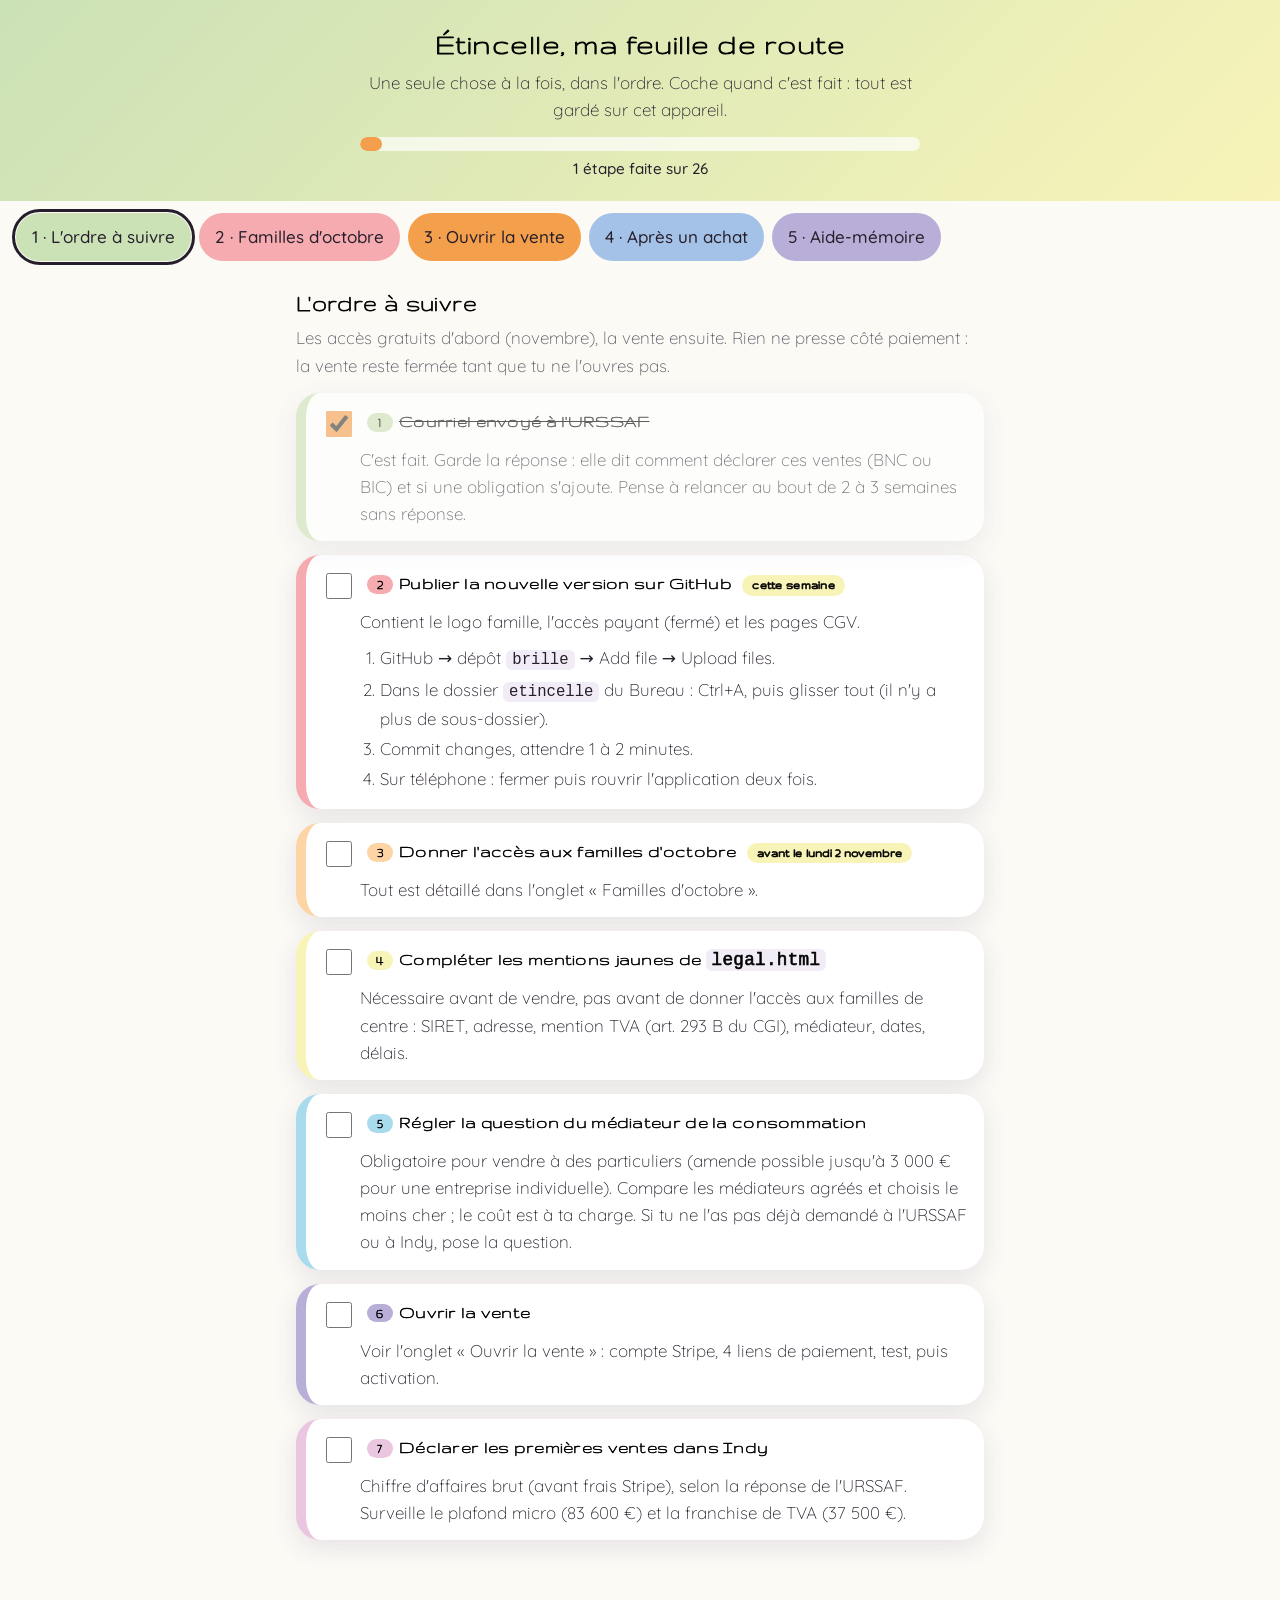
<file: etincelle-feuille-de-route.html>
<!doctype html>
<html lang="fr">
<head>
<meta charset="utf-8">
<meta name="viewport" content="width=device-width, initial-scale=1">
<title>Étincelle · Ma feuille de route</title>
<style>
@font-face{font-family:'Gruppo';src:url([data-uri]) format('woff2');font-weight:400}
@font-face{font-family:'Quicksand';src:url([data-uri]) format('woff2');font-weight:300}
@font-face{font-family:'Quicksand';src:url([data-uri]) format('woff2');font-weight:500 700}
:root{
  --orange:#f49f4c;--rose:#f5abaf;--peche:#fdd5a5;--jaune:#f8f4b8;--bleu:#a4c2e7;--bleu-clair:#a8dbeb;
  --vert:#cbe1b6;--violet:#b8aed7;--mauve:#ebc6e0;--texte:#261f2b;--doux:#5d5463;--fond:#fbfaf5;--carte:#fff;
  --rayon:24px;--ombre:0 8px 24px rgba(92,64,120,.12);
}
*{box-sizing:border-box}
body{margin:0;background:var(--fond);color:var(--texte);font-family:"Quicksand","Segoe UI",system-ui,sans-serif;font-weight:300;line-height:1.6;font-size:17px}
header{background:linear-gradient(135deg,var(--vert),var(--jaune));padding:26px 16px 20px;text-align:center}
h1,h2,h3{font-family:'Gruppo','Quicksand',sans-serif;font-weight:400;color:#000;-webkit-text-stroke:.8px #000;letter-spacing:.015em}
b,strong,th,.tag,.num{font-weight:500}
header h1{margin:0;font-size:2rem;-webkit-text-stroke:.9px #000;line-height:1.15}
header p{margin:6px auto 0;max-width:560px;color:var(--texte)}
.barre{max-width:560px;margin:14px auto 0;background:rgba(255,255,255,.7);border-radius:999px;height:14px;overflow:hidden}
.barre i{display:block;height:100%;width:0;background:var(--orange);border-radius:999px;transition:width .3s}
#compteur{font-size:.95rem;font-weight:500;margin-top:6px}
nav{position:sticky;top:0;z-index:5;background:var(--fond);display:flex;gap:8px;overflow-x:auto;padding:12px 16px;scrollbar-width:none}
nav::-webkit-scrollbar{display:none}
nav button{flex:0 0 auto;border:0;border-radius:999px;padding:10px 16px;font:inherit;font-weight:500;color:var(--texte);cursor:pointer;background:var(--c,var(--vert))}
nav button[aria-selected=true]{outline:3px solid var(--texte);outline-offset:1px}
main{max-width:720px;margin:0 auto;padding:4px 16px 70px}
section{display:none}section.on{display:block}
h2{font-size:1.55rem;margin:12px 0 6px;-webkit-text-stroke:.75px #000;line-height:1.2}
.intro{color:var(--doux);margin:0 0 14px}
.etape{background:var(--carte);border-radius:var(--rayon);box-shadow:var(--ombre);padding:16px 16px 14px;margin:0 0 14px;border-left:10px solid var(--c,var(--vert))}
.etape.fait{opacity:.62}
.etape label{display:flex;gap:12px;align-items:flex-start;cursor:pointer}
.etape input{width:26px;height:26px;flex:0 0 26px;accent-color:var(--orange);margin-top:2px}
.etape h3{margin:0;font-size:1.2rem;-webkit-text-stroke:.6px #000;line-height:1.3}
.etape.fait h3{text-decoration:line-through;-webkit-text-stroke:.4px #000}
.num{display:inline-block;background:var(--c,var(--vert));border-radius:999px;min-width:26px;text-align:center;padding:0 8px;margin-right:6px;font-size:.9rem}
.etape ul,.etape ol{margin:8px 0 0 0;padding-left:20px;color:var(--texte)}
.etape li{margin:3px 0}
.etape p{margin:6px 0 0}
.corps{margin-left:38px}
.tag{display:inline-block;font-size:.78rem;font-weight:700;border-radius:999px;padding:2px 10px;background:var(--jaune);margin-left:6px}
.info{background:var(--jaune);border-radius:var(--rayon);padding:14px 16px;margin:0 0 14px}
.info.bleu{background:var(--bleu-clair)}.info.rose{background:var(--mauve)}
code{background:#f1ecf5;border-radius:6px;padding:1px 6px;font-size:.92em}
table{width:100%;border-collapse:collapse;background:var(--carte);border-radius:16px;overflow:hidden;box-shadow:var(--ombre);margin:0 0 14px}
th,td{padding:10px 12px;text-align:left;border-bottom:1px solid #eee;vertical-align:top}
th{background:var(--peche)}
.msg{background:#f7f4fb;border-radius:16px;padding:12px 14px;white-space:pre-wrap;font-size:.95rem;margin-top:8px}
button.copie{margin-top:8px;border:0;border-radius:999px;padding:8px 14px;font:inherit;font-weight:500;background:var(--bleu);cursor:pointer}
.raz{display:block;margin:22px auto 0;border:0;background:none;color:var(--doux);text-decoration:underline;font:inherit;cursor:pointer}
@media print{nav,.raz,.barre,button.copie{display:none}section{display:block!important}}
</style>
</head>
<body>
<header>
  <h1>Étincelle, ma feuille de route</h1>
  <p>Une seule chose à la fois, dans l'ordre. Coche quand c'est fait : tout est gardé sur cet appareil.</p>
  <div class="barre"><i id="prog"></i></div>
  <div id="compteur"></div>
</header>

<nav role="tablist">
  <button role="tab" data-t="ordre" style="--c:var(--vert)">1 · L'ordre à suivre</button>
  <button role="tab" data-t="familles" style="--c:var(--rose)">2 · Familles d'octobre</button>
  <button role="tab" data-t="vente" style="--c:var(--orange)">3 · Ouvrir la vente</button>
  <button role="tab" data-t="achat" style="--c:var(--bleu)">4 · Après un achat</button>
  <button role="tab" data-t="memo" style="--c:var(--violet)">5 · Aide-mémoire</button>
</nav>

<main>

<!-- ============ 1 ============ -->
<section id="ordre">
  <h2>L'ordre à suivre</h2>
  <p class="intro">Les accès gratuits d'abord (novembre), la vente ensuite. Rien ne presse côté paiement : la vente reste fermée tant que tu ne l'ouvres pas.</p>

  <div class="etape" style="--c:var(--vert)" data-id="o1" data-defaut="1">
    <label><input type="checkbox"><h3><span class="num">1</span>Courriel envoyé à l'URSSAF</h3></label>
    <div class="corps"><p>C'est fait. Garde la réponse : elle dit comment déclarer ces ventes (BNC ou BIC) et si une obligation s'ajoute. Pense à relancer au bout de 2 à 3 semaines sans réponse.</p></div>
  </div>

  <div class="etape" style="--c:var(--rose)" data-id="o2">
    <label><input type="checkbox"><h3><span class="num">2</span>Publier la nouvelle version sur GitHub <span class="tag">cette semaine</span></h3></label>
    <div class="corps"><p>Contient le logo famille, l'accès payant (fermé) et les pages CGV.</p>
    <ol><li>GitHub → dépôt <code>brille</code> → Add file → Upload files.</li>
    <li>Dans le dossier <code>etincelle</code> du Bureau : Ctrl+A, puis glisser tout (il n'y a plus de sous-dossier).</li>
    <li>Commit changes, attendre 1 à 2 minutes.</li>
    <li>Sur téléphone : fermer puis rouvrir l'application deux fois.</li></ol></div>
  </div>

  <div class="etape" style="--c:var(--peche)" data-id="o3">
    <label><input type="checkbox"><h3><span class="num">3</span>Donner l'accès aux familles d'octobre <span class="tag">avant le lundi 2 novembre</span></h3></label>
    <div class="corps"><p>Tout est détaillé dans l'onglet « Familles d'octobre ».</p></div>
  </div>

  <div class="etape" style="--c:var(--jaune)" data-id="o4">
    <label><input type="checkbox"><h3><span class="num">4</span>Compléter les mentions jaunes de <code>legal.html</code></h3></label>
    <div class="corps"><p>Nécessaire avant de vendre, pas avant de donner l'accès aux familles de centre : SIRET, adresse, mention TVA (art. 293 B du CGI), médiateur, dates, délais.</p></div>
  </div>

  <div class="etape" style="--c:var(--bleu-clair)" data-id="o5">
    <label><input type="checkbox"><h3><span class="num">5</span>Régler la question du médiateur de la consommation</h3></label>
    <div class="corps"><p>Obligatoire pour vendre à des particuliers (amende possible jusqu'à 3 000 € pour une entreprise individuelle). Compare les médiateurs agréés et choisis le moins cher ; le coût est à ta charge. Si tu ne l'as pas déjà demandé à l'URSSAF ou à Indy, pose la question.</p></div>
  </div>

  <div class="etape" style="--c:var(--violet)" data-id="o6">
    <label><input type="checkbox"><h3><span class="num">6</span>Ouvrir la vente</h3></label>
    <div class="corps"><p>Voir l'onglet « Ouvrir la vente » : compte Stripe, 4 liens de paiement, test, puis activation.</p></div>
  </div>

  <div class="etape" style="--c:var(--mauve)" data-id="o7">
    <label><input type="checkbox"><h3><span class="num">7</span>Déclarer les premières ventes dans Indy</h3></label>
    <div class="corps"><p>Chiffre d'affaires brut (avant frais Stripe), selon la réponse de l'URSSAF. Surveille le plafond micro (83 600 €) et la franchise de TVA (37 500 €).</p></div>
  </div>
</section>

<!-- ============ 2 ============ -->
<section id="familles">
  <h2>Partager l'application aux familles d'octobre</h2>
  <p class="intro">Ces familles viennent de tes ateliers en centre : l'accès est <b>gratuit</b>. Le premier défi démarre le <b>lundi 2 novembre</b> (réglage <code>debutDefis</code>).</p>

  <div class="info bleu"><b>Comment ça marche.</b> Chaque famille reçoit un <b>lien personnel avec son code</b>. Elle n'ouvre que les pétales vécus en atelier. Les bilans restent dans son téléphone, rien n'est stocké chez toi.</div>

  <div class="etape" style="--c:var(--rose)" data-id="f1">
    <label><input type="checkbox"><h3><span class="num">1</span>Faire la liste de tes familles</h3></label>
    <div class="corps"><p>Pour chacune : un nom repère (prénom ou initiale, pas de données sensibles) et les pétales vécus en atelier. Tu as déjà 10 modèles dans ton carnet (« Famille 01 » à « Famille 10 »).</p></div>
  </div>

  <div class="etape" style="--c:var(--peche)" data-id="f2">
    <label><input type="checkbox"><h3><span class="num">2</span>Ouvrir l'espace de gestion</h3></label>
    <div class="corps"><p>Au choix :</p><ul>
      <li>le fichier <code>gestion-des-acces.html</code> du dossier <code>etincelle-prive</code> (sur ton ordinateur), ou</li>
      <li>l'application, onglet « Accès ingénieure » avec ton code de 12 caractères.</li></ul>
      <p>Utilise toujours le même appareil, car le carnet (les clés) est gardé dedans. Garde aussi la copie <code>carnet-familles.json</code>.</p></div>
  </div>

  <div class="etape" style="--c:var(--jaune)" data-id="f3">
    <label><input type="checkbox"><h3><span class="num">3</span>Créer ou renommer les familles et cocher leurs pétales</h3></label>
    <div class="corps"><p>Une ligne par famille, avec uniquement les pétales travaillés ensemble.</p></div>
  </div>

  <div class="etape" style="--c:var(--vert)" data-id="f4">
    <label><input type="checkbox"><h3><span class="num">4</span>Cliquer sur « Préparer les fichiers »</h3></label>
    <div class="corps"><p>Deux fichiers sont téléchargés : <code>acces.json</code> et <code>contenu.enc.json</code>.</p></div>
  </div>

  <div class="etape" style="--c:var(--bleu-clair)" data-id="f5">
    <label><input type="checkbox"><h3><span class="num">5</span>Les publier sur GitHub</h3></label>
    <div class="corps"><p>Upload files → glisser ces 2 fichiers → Commit changes. Attendre 1 à 2 minutes. <b>Les codes ne marchent qu'après cette étape.</b></p></div>
  </div>

  <div class="etape" style="--c:var(--violet)" data-id="f6">
    <label><input type="checkbox"><h3><span class="num">6</span>Tester un code toi-même</h3></label>
    <div class="corps"><p>Ouvre le lien d'une famille sur ton téléphone, vérifie que les bons pétales s'ouvrent et que les autres restent fermés.</p></div>
  </div>

  <div class="etape" style="--c:var(--mauve)" data-id="f7">
    <label><input type="checkbox"><h3><span class="num">7</span>Envoyer le message à chaque famille <span class="tag">le 1<sup>er</sup> ou 2 novembre</span></h3></label>
    <div class="corps"><p>Un message par famille, jamais de liste groupée (chaque code est personnel). Modèle à adapter :</p>
    <div class="msg" id="m1">Bonjour [prénom],

Merci d'avoir participé à l'atelier BRILLE. Pour prolonger ce moment à la maison, voici votre application Étincelle, gratuite pour les familles accompagnées :

[lien personnel de la famille]
Votre code : [code]

Ouvrez le lien, puis « Ajouter à l'écran d'accueil » pour la garder sur votre téléphone. Un petit défi vous attend chaque semaine, à vivre ensemble, parent et enfant.

Une question ? Répondez-moi ici.
Rindra Tsiory · BRILLE</div>
    <button class="copie" data-c="m1">Copier le message</button></div>
  </div>

  <div class="info rose"><b>Si une famille n'était pas passée par un centre</b> (accompagnement hors centre) : elle relève de l'accès payant, voir l'onglet « Ouvrir la vente ». Tu peux aussi décider d'offrir un accès de bienvenue, à ta convenance.</div>
</section>

<!-- ============ 3 ============ -->
<section id="vente">
  <h2>Ouvrir la vente aux familles hors centre</h2>
  <p class="intro">Ne commence qu'après l'étape 5 de l'onglet « L'ordre à suivre » (mentions légales et médiateur).</p>

  <div class="etape" style="--c:var(--orange)" data-id="v1">
    <label><input type="checkbox"><h3><span class="num">1</span>Créer le compte Stripe</h3></label>
    <div class="corps"><ul><li>Adresse : stripe.com, avec ton courriel pro.</li><li>Renseigne ton activité, ton SIRET, ton IBAN et une pièce d'identité (Stripe les demande lui-même).</li><li>Aucun abonnement : Stripe prend environ 1,5 % + 0,25 € par paiement par carte européenne standard.</li></ul></div>
  </div>

  <div class="etape" style="--c:var(--peche)" data-id="v2">
    <label><input type="checkbox"><h3><span class="num">2</span>Renseigner les liens légaux dans Stripe</h3></label>
    <div class="corps"><p>Paramètres → Informations publiques :</p><ul><li>Conditions de service : <code>…/legal.html#cgv</code></li><li>Confidentialité : <code>…/legal.html#confidentialite</code></li></ul><p>(Remplace « … » par l'adresse de ton site GitHub.)</p></div>
  </div>

  <div class="etape" style="--c:var(--jaune)" data-id="v3">
    <label><input type="checkbox"><h3><span class="num">3</span>Créer 4 liens de paiement (Payment Links)</h3></label>
    <div class="corps">
      <table><tr><th>Offre</th><th>Prix</th></tr>
      <tr><td>Un pétale</td><td>15 €</td></tr>
      <tr><td>La fleur complète, 1 an</td><td>49 €</td></tr>
      <tr><td>Tarif solidaire, 1 an</td><td>19 €</td></tr>
      <tr><td>Accès à vie</td><td>99 €</td></tr></table>
      <ul><li>Case à cocher des conditions : activée.</li><li>Après paiement : rediriger vers <code>…/merci.html</code>.</li><li>Reçu par courriel : activé.</li></ul>
    </div>
  </div>

  <div class="etape" style="--c:var(--vert)" data-id="v4">
    <label><input type="checkbox"><h3><span class="num">4</span>Coller les 4 liens dans <code>config.json</code></h3></label>
    <div class="corps"><p>Dans le bloc <code>achat</code>, un champ <code>"lien"</code> par offre. Sur GitHub : ouvrir <code>config.json</code> → crayon → coller entre les guillemets → Commit.</p></div>
  </div>

  <div class="etape" style="--c:var(--bleu-clair)" data-id="v5">
    <label><input type="checkbox"><h3><span class="num">5</span>Préparer un stock de codes</h3></label>
    <div class="corps"><p>Dans l'espace de gestion, crée un lot de codes « vente » (par ex. 10), puis « Préparer les fichiers » et publie-les. Un code est ainsi déjà actif quand quelqu'un paie.</p></div>
  </div>

  <div class="etape" style="--c:var(--violet)" data-id="v6">
    <label><input type="checkbox"><h3><span class="num">6</span>Faire un paiement test</h3></label>
    <div class="corps"><p>Avec le mode test de Stripe, vérifie le parcours jusqu'à la page « merci ».</p></div>
  </div>

  <div class="etape" style="--c:var(--mauve)" data-id="v7">
    <label><input type="checkbox"><h3><span class="num">7</span>Activer l'achat</h3></label>
    <div class="corps"><ol><li>Dans <code>config.json</code>, mets <code>"actif": true</code>.</li><li>Dans <code>sw.js</code>, augmente le numéro de version (<code>etincelle-v14</code> devient <code>etincelle-v15</code>).</li><li>Publie sur GitHub.</li></ol></div>
  </div>

  <div class="info"><b>Tarif solidaire (19 €).</b> Sans justificatif : la personne coche une déclaration sur l'honneur dans l'application. Tu n'as rien à vérifier.</div>
</section>

<!-- ============ 4 ============ -->
<section id="achat">
  <h2>Après chaque achat : la routine</h2>
  <p class="intro">Délai annoncé aux familles : 48 heures ouvrées. Cinq minutes suffisent.</p>

  <div class="etape" style="--c:var(--bleu)" data-id="a1">
    <label><input type="checkbox"><h3><span class="num">1</span>Tu reçois la notification Stripe</h3></label>
    <div class="corps"><p>Elle indique le courriel de l'acheteur et l'offre payée.</p></div>
  </div>
  <div class="etape" style="--c:var(--vert)" data-id="a2">
    <label><input type="checkbox"><h3><span class="num">2</span>Ouvre l'espace de gestion</h3></label>
    <div class="corps"><p>Carte « Après un paiement » : saisis le courriel de l'acheteur, puis clique sur le bouton pour préparer le message.</p></div>
  </div>
  <div class="etape" style="--c:var(--jaune)" data-id="a3">
    <label><input type="checkbox"><h3><span class="num">3</span>Envoie le message avec le lien et le code</h3></label>
    <div class="corps"><p>Colle-le dans un courriel à l'acheteur. Marque la famille « envoyé ».</p></div>
  </div>
  <div class="etape" style="--c:var(--rose)" data-id="a4">
    <label><input type="checkbox"><h3><span class="num">4</span>Écris la vente dans ton livre de recettes (Indy)</h3></label>
    <div class="corps"><p>Montant brut, date, nom de l'acheteur. Les frais Stripe se déclarent à part, en frais.</p></div>
  </div>
  <div class="etape" style="--c:var(--mauve)" data-id="a5">
    <label><input type="checkbox"><h3><span class="num">5</span>Garde ton stock à jour</h3></label>
    <div class="corps"><p>Quand il reste 3 codes, crée un nouveau lot et publie-le.</p></div>
  </div>

  <div class="info"><b>Remboursement ou litige :</b> depuis Stripe, bouton « Rembourser ». Un litige carte coûte 20 €. Rappelle-toi la case de renoncement au droit de rétractation cochée à l'achat.</div>
</section>

<!-- ============ 5 ============ -->
<section id="memo">
  <h2>Aide-mémoire</h2>

  <table>
    <tr><th>Sujet</th><th>À retenir</th></tr>
    <tr><td>Familles de centre</td><td>Accès gratuit, code personnel envoyé par toi</td></tr>
    <tr><td>Familles hors centre</td><td>15 € le pétale · 49 € la fleur 1 an · 19 € solidaire · 99 € à vie</td></tr>
    <tr><td>Fichiers à publier à chaque nouveau code</td><td><code>acces.json</code> + <code>contenu.enc.json</code></td></tr>
    <tr><td>Fichiers JAMAIS publiés</td><td>carnet des familles, <code>etincelle-prive</code>, <code>petales.json</code>, <code>defis.json</code></td></tr>
    <tr><td>Quand je change <code>app.js</code>, <code>style.css</code> ou <code>index.html</code></td><td>Augmenter le numéro dans <code>sw.js</code></td></tr>
    <tr><td>Plafond micro-entreprise</td><td>83 600 € (2026)</td></tr>
    <tr><td>Franchise de TVA</td><td>37 500 € (seuil de base), 41 250 € (seuil majoré)</td></tr>
    <tr><td>Mention facture</td><td>« TVA non applicable, art. 293 B du CGI »</td></tr>
    <tr><td>Contact affiché</td><td>LEONARD Rindra Tsiory · 07 45 32 30 90 · tsioryleonard@gmail.com</td></tr>
    <tr><td>Sauvegarde de l'ancienne version</td><td>Dossier <code>_sauvegarde-etincelle-avant-acces-payant</code> sur le Bureau (hors du dossier du site)</td></tr>
  </table>

  <div class="info bleu"><b>Si quelque chose ne s'affiche plus sur un téléphone</b> : fermer l'application, la rouvrir deux fois. Si cela persiste, vérifier sur GitHub que tous les fichiers de la liste de <code>sw.js</code> sont bien présents.</div>

  <button class="raz" id="raz">Tout décocher et recommencer</button>
</section>

</main>

<script>
(function(){
  var K='brille-feuille-etincelle-v1', etat={};
  try{ etat=JSON.parse(localStorage.getItem(K)||'{}'); }catch(e){}
  function sauver(){ try{ localStorage.setItem(K,JSON.stringify(etat)); }catch(e){} }
  var cases=[].slice.call(document.querySelectorAll('.etape[data-id]'));
  function maj(){
    var n=0;
    cases.forEach(function(e){ var c=e.querySelector('input'); e.classList.toggle('fait',c.checked); if(c.checked)n++; });
    var p=Math.round(n/cases.length*100);
    document.getElementById('prog').style.width=p+'%';
    document.getElementById('compteur').textContent=n+' étape'+(n>1?'s':'')+' faite'+(n>1?'s':'')+' sur '+cases.length;
  }
  cases.forEach(function(e){
    var id=e.dataset.id, c=e.querySelector('input');
    c.checked = (id in etat) ? !!etat[id] : e.dataset.defaut==='1';
    c.addEventListener('change',function(){ etat[id]=c.checked; sauver(); maj(); });
  });
  maj();
  var onglets=[].slice.call(document.querySelectorAll('nav button'));
  function aller(t){
    onglets.forEach(function(b){ b.setAttribute('aria-selected',b.dataset.t===t); });
    [].forEach.call(document.querySelectorAll('section'),function(s){ s.classList.toggle('on',s.id===t); });
    window.scrollTo(0,0);
    try{ localStorage.setItem(K+'-t',t); }catch(e){}
  }
  onglets.forEach(function(b){ b.addEventListener('click',function(){ aller(b.dataset.t); }); });
  var t0='ordre'; try{ t0=localStorage.getItem(K+'-t')||'ordre'; }catch(e){}
  if(!document.getElementById(t0)) t0='ordre';
  aller(t0);
  [].forEach.call(document.querySelectorAll('.copie'),function(b){
    b.addEventListener('click',function(){
      var txt=document.getElementById(b.dataset.c).textContent;
      (navigator.clipboard?navigator.clipboard.writeText(txt):Promise.reject()).then(function(){ b.textContent='Copié ✓'; }).catch(function(){
        var r=document.createRange(); r.selectNodeContents(document.getElementById(b.dataset.c)); var s=getSelection(); s.removeAllRanges(); s.addRange(r); b.textContent='Sélectionné : fais Copier';
      });
    });
  });
  document.getElementById('raz').addEventListener('click',function(){
    etat={}; sauver(); cases.forEach(function(e){ e.querySelector('input').checked=e.dataset.defaut==='1'; }); maj();
  });
})();
</script>
</body>
</html>
</file>
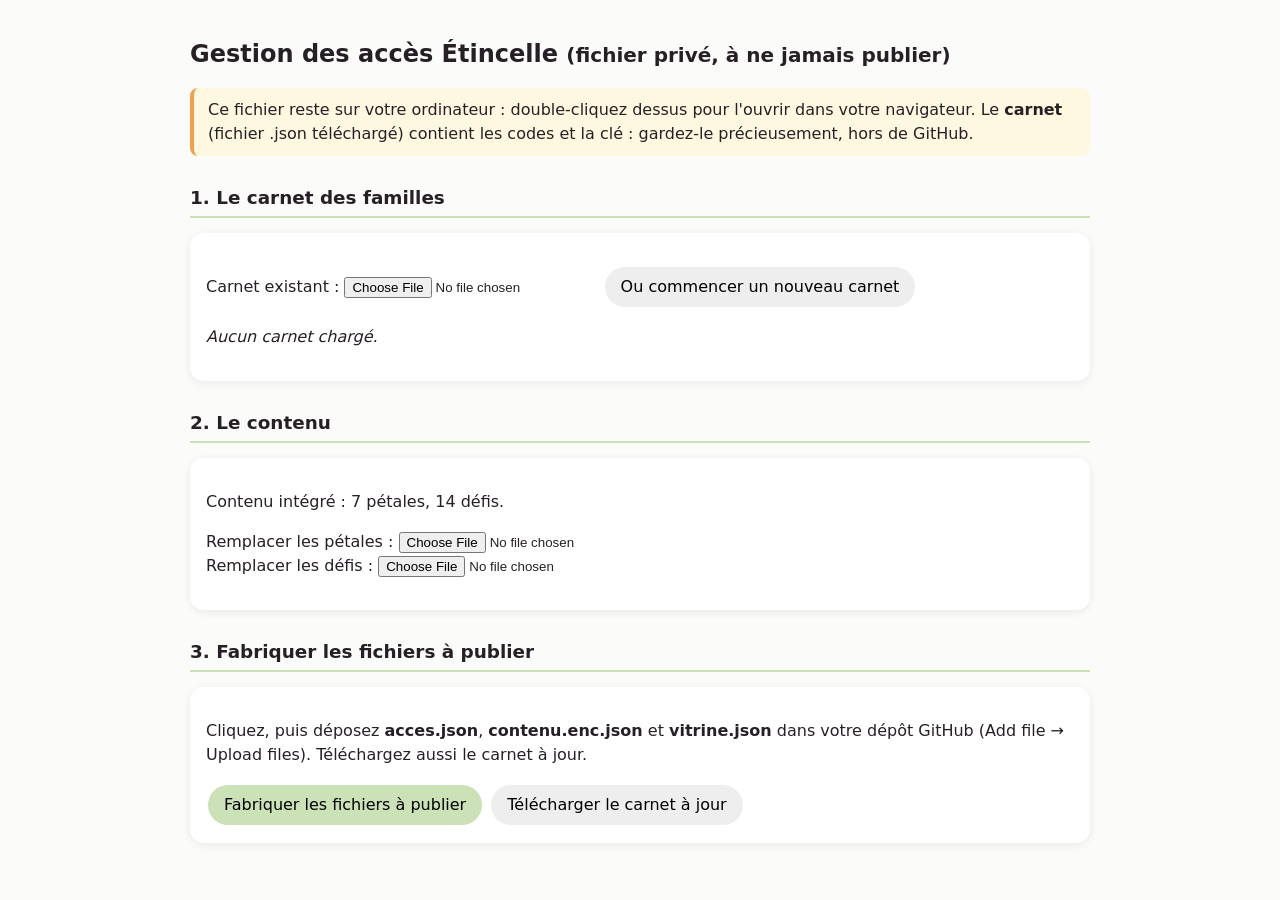
<file: gestion-des-acces.html>
<!doctype html>
<html lang="fr"><head><meta charset="utf-8"><meta name="viewport" content="width=device-width,initial-scale=1">
<title>Gestion des accès Étincelle (privé)</title>
<style>
 body{font-family:system-ui,Segoe UI,Arial,sans-serif;max-width:900px;margin:0 auto;padding:20px;color:#262026;line-height:1.5;background:#fbfcf9}
 h1{font-size:1.5rem} h2{font-size:1.15rem;margin-top:28px;border-bottom:2px solid #cbe1b6;padding-bottom:4px}
 .box{background:#fff;border-radius:14px;padding:16px;box-shadow:0 2px 10px rgba(0,0,0,.07);margin:12px 0}
 button{font:inherit;padding:8px 16px;border-radius:999px;border:0;background:#cbe1b6;cursor:pointer;margin:2px}
 button.rouge{background:#f5abaf} button.gris{background:#eee}
 input[type=text]{font:inherit;padding:7px 10px;border:1px solid #ccc;border-radius:10px}
 table{width:100%;border-collapse:collapse} td,th{padding:6px 8px;border-bottom:1px solid #eee;text-align:left}
 code{font-size:1.1rem;letter-spacing:.08em;background:#f2f7ec;padding:2px 8px;border-radius:8px}
 .chip{display:inline-block;margin:2px 6px 2px 0;font-size:.85rem;white-space:nowrap}
 .retire{opacity:.45;text-decoration:line-through}
 .info{background:#fff8e1;border-left:4px solid #f49f4c;padding:10px 14px;border-radius:8px}
 #qr{position:fixed;inset:0;background:rgba(0,0,0,.55);display:none;place-items:center;z-index:9}
 #qr .c{background:#fff;border-radius:18px;padding:22px;text-align:center;max-width:340px}
 #qr svg{width:260px;height:260px}
 #msg{position:sticky;bottom:10px;background:#262026;color:#fff;padding:10px 16px;border-radius:12px;display:none}
</style></head><body>
<h1>Gestion des accès Étincelle <small>(fichier privé, à ne jamais publier)</small></h1>
<p class="info">Ce fichier reste sur votre ordinateur : double-cliquez dessus pour l'ouvrir dans votre navigateur. Le <b>carnet</b> (fichier .json téléchargé) contient les codes et la clé : gardez-le précieusement, hors de GitHub.</p>

<h2>1. Le carnet des familles</h2>
<div class="box">
 <p>Carnet existant : <input type="file" id="f-carnet" accept=".json"> <button class="gris" id="b-nouveau">Ou commencer un nouveau carnet</button></p>
 <p id="etat-carnet"><i>Aucun carnet chargé.</i></p>
</div>
<div class="box" id="zone-fam" hidden>
 <p><b>Ajouter une famille ou un groupe d'atelier</b> (un seul code pour tout un groupe, c'est le plus simple) : <input type="text" id="nom" placeholder="Nom / repère (ex. Famille Martin, atelier mars)"></p>
 <p>Pétales vécus en atelier : <span id="choix-ajout"></span></p>
 <p><button id="b-ajout">Créer son code</button> <button class="gris" id="b-admin">Créer mon code ingénieure (tous les pétales)</button></p>
 <table><thead><tr><th>Famille / groupe</th><th>Code</th><th>Pétales ouverts</th><th></th></tr></thead><tbody id="liste"></tbody></table>
</div>

<h2>2. Le contenu</h2>
<div class="box">
 <p id="etat-contenu"></p>
 <p>Remplacer les pétales : <input type="file" id="f-petales" accept=".json"><br>Remplacer les défis : <input type="file" id="f-defis" accept=".json"></p>
</div>

<h2>3. Fabriquer les fichiers à publier</h2>
<div class="box">
 <p>Cliquez, puis déposez <b>acces.json</b>, <b>contenu.enc.json</b> et <b>vitrine.json</b> dans votre dépôt GitHub (Add file → Upload files). Téléchargez aussi le carnet à jour.</p>
 <button id="b-fab">Fabriquer les fichiers à publier</button>
 <button class="gris" id="b-carnet">Télécharger le carnet à jour</button>
</div>
<div id="qr"><div class="c"><h3 id="qr-nom"></h3><div id="qr-img"></div><p>Scannez pour ouvrir Étincelle<br><code id="qr-code"></code></p><button id="qr-fermer">Fermer</button> <button class="gris" onclick="window.print()">Imprimer</button></div></div>
<div id="msg"></div>

<script>
//---------------------------------------------------------------------
//
// QR Code Generator for JavaScript
//
// Copyright (c) 2009 Kazuhiko Arase
//
// URL: http://www.d-project.com/
//
// Licensed under the MIT license:
//  http://www.opensource.org/licenses/mit-license.php
//
// The word 'QR Code' is registered trademark of
// DENSO WAVE INCORPORATED
//  http://www.denso-wave.com/qrcode/faqpatent-e.html
//
//---------------------------------------------------------------------

var qrcode = function() {

  //---------------------------------------------------------------------
  // qrcode
  //---------------------------------------------------------------------

  /**
   * qrcode
   * @param typeNumber 1 to 40
   * @param errorCorrectionLevel 'L','M','Q','H'
   */
  var qrcode = function(typeNumber, errorCorrectionLevel) {

    var PAD0 = 0xEC;
    var PAD1 = 0x11;

    var _typeNumber = typeNumber;
    var _errorCorrectionLevel = QRErrorCorrectionLevel[errorCorrectionLevel];
    var _modules = null;
    var _moduleCount = 0;
    var _dataCache = null;
    var _dataList = [];

    var _this = {};

    var makeImpl = function(test, maskPattern) {

      _moduleCount = _typeNumber * 4 + 17;
      _modules = function(moduleCount) {
        var modules = new Array(moduleCount);
        for (var row = 0; row < moduleCount; row += 1) {
          modules[row] = new Array(moduleCount);
          for (var col = 0; col < moduleCount; col += 1) {
            modules[row][col] = null;
          }
        }
        return modules;
      }(_moduleCount);

      setupPositionProbePattern(0, 0);
      setupPositionProbePattern(_moduleCount - 7, 0);
      setupPositionProbePattern(0, _moduleCount - 7);
      setupPositionAdjustPattern();
      setupTimingPattern();
      setupTypeInfo(test, maskPattern);

      if (_typeNumber >= 7) {
        setupTypeNumber(test);
      }

      if (_dataCache == null) {
        _dataCache = createData(_typeNumber, _errorCorrectionLevel, _dataList);
      }

      mapData(_dataCache, maskPattern);
    };

    var setupPositionProbePattern = function(row, col) {

      for (var r = -1; r <= 7; r += 1) {

        if (row + r <= -1 || _moduleCount <= row + r) continue;

        for (var c = -1; c <= 7; c += 1) {

          if (col + c <= -1 || _moduleCount <= col + c) continue;

          if ( (0 <= r && r <= 6 && (c == 0 || c == 6) )
              || (0 <= c && c <= 6 && (r == 0 || r == 6) )
              || (2 <= r && r <= 4 && 2 <= c && c <= 4) ) {
            _modules[row + r][col + c] = true;
          } else {
            _modules[row + r][col + c] = false;
          }
        }
      }
    };

    var getBestMaskPattern = function() {

      var minLostPoint = 0;
      var pattern = 0;

      for (var i = 0; i < 8; i += 1) {

        makeImpl(true, i);

        var lostPoint = QRUtil.getLostPoint(_this);

        if (i == 0 || minLostPoint > lostPoint) {
          minLostPoint = lostPoint;
          pattern = i;
        }
      }

      return pattern;
    };

    var setupTimingPattern = function() {

      for (var r = 8; r < _moduleCount - 8; r += 1) {
        if (_modules[r][6] != null) {
          continue;
        }
        _modules[r][6] = (r % 2 == 0);
      }

      for (var c = 8; c < _moduleCount - 8; c += 1) {
        if (_modules[6][c] != null) {
          continue;
        }
        _modules[6][c] = (c % 2 == 0);
      }
    };

    var setupPositionAdjustPattern = function() {

      var pos = QRUtil.getPatternPosition(_typeNumber);

      for (var i = 0; i < pos.length; i += 1) {

        for (var j = 0; j < pos.length; j += 1) {

          var row = pos[i];
          var col = pos[j];

          if (_modules[row][col] != null) {
            continue;
          }

          for (var r = -2; r <= 2; r += 1) {

            for (var c = -2; c <= 2; c += 1) {

              if (r == -2 || r == 2 || c == -2 || c == 2
                  || (r == 0 && c == 0) ) {
                _modules[row + r][col + c] = true;
              } else {
                _modules[row + r][col + c] = false;
              }
            }
          }
        }
      }
    };

    var setupTypeNumber = function(test) {

      var bits = QRUtil.getBCHTypeNumber(_typeNumber);

      for (var i = 0; i < 18; i += 1) {
        var mod = (!test && ( (bits >> i) & 1) == 1);
        _modules[Math.floor(i / 3)][i % 3 + _moduleCount - 8 - 3] = mod;
      }

      for (var i = 0; i < 18; i += 1) {
        var mod = (!test && ( (bits >> i) & 1) == 1);
        _modules[i % 3 + _moduleCount - 8 - 3][Math.floor(i / 3)] = mod;
      }
    };

    var setupTypeInfo = function(test, maskPattern) {

      var data = (_errorCorrectionLevel << 3) | maskPattern;
      var bits = QRUtil.getBCHTypeInfo(data);

      // vertical
      for (var i = 0; i < 15; i += 1) {

        var mod = (!test && ( (bits >> i) & 1) == 1);

        if (i < 6) {
          _modules[i][8] = mod;
        } else if (i < 8) {
          _modules[i + 1][8] = mod;
        } else {
          _modules[_moduleCount - 15 + i][8] = mod;
        }
      }

      // horizontal
      for (var i = 0; i < 15; i += 1) {

        var mod = (!test && ( (bits >> i) & 1) == 1);

        if (i < 8) {
          _modules[8][_moduleCount - i - 1] = mod;
        } else if (i < 9) {
          _modules[8][15 - i - 1 + 1] = mod;
        } else {
          _modules[8][15 - i - 1] = mod;
        }
      }

      // fixed module
      _modules[_moduleCount - 8][8] = (!test);
    };

    var mapData = function(data, maskPattern) {

      var inc = -1;
      var row = _moduleCount - 1;
      var bitIndex = 7;
      var byteIndex = 0;
      var maskFunc = QRUtil.getMaskFunction(maskPattern);

      for (var col = _moduleCount - 1; col > 0; col -= 2) {

        if (col == 6) col -= 1;

        while (true) {

          for (var c = 0; c < 2; c += 1) {

            if (_modules[row][col - c] == null) {

              var dark = false;

              if (byteIndex < data.length) {
                dark = ( ( (data[byteIndex] >>> bitIndex) & 1) == 1);
              }

              var mask = maskFunc(row, col - c);

              if (mask) {
                dark = !dark;
              }

              _modules[row][col - c] = dark;
              bitIndex -= 1;

              if (bitIndex == -1) {
                byteIndex += 1;
                bitIndex = 7;
              }
            }
          }

          row += inc;

          if (row < 0 || _moduleCount <= row) {
            row -= inc;
            inc = -inc;
            break;
          }
        }
      }
    };

    var createBytes = function(buffer, rsBlocks) {

      var offset = 0;

      var maxDcCount = 0;
      var maxEcCount = 0;

      var dcdata = new Array(rsBlocks.length);
      var ecdata = new Array(rsBlocks.length);

      for (var r = 0; r < rsBlocks.length; r += 1) {

        var dcCount = rsBlocks[r].dataCount;
        var ecCount = rsBlocks[r].totalCount - dcCount;

        maxDcCount = Math.max(maxDcCount, dcCount);
        maxEcCount = Math.max(maxEcCount, ecCount);

        dcdata[r] = new Array(dcCount);

        for (var i = 0; i < dcdata[r].length; i += 1) {
          dcdata[r][i] = 0xff & buffer.getBuffer()[i + offset];
        }
        offset += dcCount;

        var rsPoly = QRUtil.getErrorCorrectPolynomial(ecCount);
        var rawPoly = qrPolynomial(dcdata[r], rsPoly.getLength() - 1);

        var modPoly = rawPoly.mod(rsPoly);
        ecdata[r] = new Array(rsPoly.getLength() - 1);
        for (var i = 0; i < ecdata[r].length; i += 1) {
          var modIndex = i + modPoly.getLength() - ecdata[r].length;
          ecdata[r][i] = (modIndex >= 0)? modPoly.getAt(modIndex) : 0;
        }
      }

      var totalCodeCount = 0;
      for (var i = 0; i < rsBlocks.length; i += 1) {
        totalCodeCount += rsBlocks[i].totalCount;
      }

      var data = new Array(totalCodeCount);
      var index = 0;

      for (var i = 0; i < maxDcCount; i += 1) {
        for (var r = 0; r < rsBlocks.length; r += 1) {
          if (i < dcdata[r].length) {
            data[index] = dcdata[r][i];
            index += 1;
          }
        }
      }

      for (var i = 0; i < maxEcCount; i += 1) {
        for (var r = 0; r < rsBlocks.length; r += 1) {
          if (i < ecdata[r].length) {
            data[index] = ecdata[r][i];
            index += 1;
          }
        }
      }

      return data;
    };

    var createData = function(typeNumber, errorCorrectionLevel, dataList) {

      var rsBlocks = QRRSBlock.getRSBlocks(typeNumber, errorCorrectionLevel);

      var buffer = qrBitBuffer();

      for (var i = 0; i < dataList.length; i += 1) {
        var data = dataList[i];
        buffer.put(data.getMode(), 4);
        buffer.put(data.getLength(), QRUtil.getLengthInBits(data.getMode(), typeNumber) );
        data.write(buffer);
      }

      // calc num max data.
      var totalDataCount = 0;
      for (var i = 0; i < rsBlocks.length; i += 1) {
        totalDataCount += rsBlocks[i].dataCount;
      }

      if (buffer.getLengthInBits() > totalDataCount * 8) {
        throw 'code length overflow. ('
          + buffer.getLengthInBits()
          + '>'
          + totalDataCount * 8
          + ')';
      }

      // end code
      if (buffer.getLengthInBits() + 4 <= totalDataCount * 8) {
        buffer.put(0, 4);
      }

      // padding
      while (buffer.getLengthInBits() % 8 != 0) {
        buffer.putBit(false);
      }

      // padding
      while (true) {

        if (buffer.getLengthInBits() >= totalDataCount * 8) {
          break;
        }
        buffer.put(PAD0, 8);

        if (buffer.getLengthInBits() >= totalDataCount * 8) {
          break;
        }
        buffer.put(PAD1, 8);
      }

      return createBytes(buffer, rsBlocks);
    };

    _this.addData = function(data, mode) {

      mode = mode || 'Byte';

      var newData = null;

      switch(mode) {
      case 'Numeric' :
        newData = qrNumber(data);
        break;
      case 'Alphanumeric' :
        newData = qrAlphaNum(data);
        break;
      case 'Byte' :
        newData = qr8BitByte(data);
        break;
      case 'Kanji' :
        newData = qrKanji(data);
        break;
      default :
        throw 'mode:' + mode;
      }

      _dataList.push(newData);
      _dataCache = null;
    };

    _this.isDark = function(row, col) {
      if (row < 0 || _moduleCount <= row || col < 0 || _moduleCount <= col) {
        throw row + ',' + col;
      }
      return _modules[row][col];
    };

    _this.getModuleCount = function() {
      return _moduleCount;
    };

    _this.make = function() {
      if (_typeNumber < 1) {
        var typeNumber = 1;

        for (; typeNumber < 40; typeNumber++) {
          var rsBlocks = QRRSBlock.getRSBlocks(typeNumber, _errorCorrectionLevel);
          var buffer = qrBitBuffer();

          for (var i = 0; i < _dataList.length; i++) {
            var data = _dataList[i];
            buffer.put(data.getMode(), 4);
            buffer.put(data.getLength(), QRUtil.getLengthInBits(data.getMode(), typeNumber) );
            data.write(buffer);
          }

          var totalDataCount = 0;
          for (var i = 0; i < rsBlocks.length; i++) {
            totalDataCount += rsBlocks[i].dataCount;
          }

          if (buffer.getLengthInBits() <= totalDataCount * 8) {
            break;
          }
        }

        _typeNumber = typeNumber;
      }

      makeImpl(false, getBestMaskPattern() );
    };

    _this.createTableTag = function(cellSize, margin) {

      cellSize = cellSize || 2;
      margin = (typeof margin == 'undefined')? cellSize * 4 : margin;

      var qrHtml = '';

      qrHtml += '<table style="';
      qrHtml += ' border-width: 0px; border-style: none;';
      qrHtml += ' border-collapse: collapse;';
      qrHtml += ' padding: 0px; margin: ' + margin + 'px;';
      qrHtml += '">';
      qrHtml += '<tbody>';

      for (var r = 0; r < _this.getModuleCount(); r += 1) {

        qrHtml += '<tr>';

        for (var c = 0; c < _this.getModuleCount(); c += 1) {
          qrHtml += '<td style="';
          qrHtml += ' border-width: 0px; border-style: none;';
          qrHtml += ' border-collapse: collapse;';
          qrHtml += ' padding: 0px; margin: 0px;';
          qrHtml += ' width: ' + cellSize + 'px;';
          qrHtml += ' height: ' + cellSize + 'px;';
          qrHtml += ' background-color: ';
          qrHtml += _this.isDark(r, c)? '#000000' : '#ffffff';
          qrHtml += ';';
          qrHtml += '"/>';
        }

        qrHtml += '</tr>';
      }

      qrHtml += '</tbody>';
      qrHtml += '</table>';

      return qrHtml;
    };

    _this.createSvgTag = function(cellSize, margin, alt, title) {

      var opts = {};
      if (typeof arguments[0] == 'object') {
        // Called by options.
        opts = arguments[0];
        // overwrite cellSize and margin.
        cellSize = opts.cellSize;
        margin = opts.margin;
        alt = opts.alt;
        title = opts.title;
      }

      cellSize = cellSize || 2;
      margin = (typeof margin == 'undefined')? cellSize * 4 : margin;

      // Compose alt property surrogate
      alt = (typeof alt === 'string') ? {text: alt} : alt || {};
      alt.text = alt.text || null;
      alt.id = (alt.text) ? alt.id || 'qrcode-description' : null;

      // Compose title property surrogate
      title = (typeof title === 'string') ? {text: title} : title || {};
      title.text = title.text || null;
      title.id = (title.text) ? title.id || 'qrcode-title' : null;

      var size = _this.getModuleCount() * cellSize + margin * 2;
      var c, mc, r, mr, qrSvg='', rect;

      rect = 'l' + cellSize + ',0 0,' + cellSize +
        ' -' + cellSize + ',0 0,-' + cellSize + 'z ';

      qrSvg += '<svg version="1.1" xmlns="http://www.w3.org/2000/svg"';
      qrSvg += !opts.scalable ? ' width="' + size + 'px" height="' + size + 'px"' : '';
      qrSvg += ' viewBox="0 0 ' + size + ' ' + size + '" ';
      qrSvg += ' preserveAspectRatio="xMinYMin meet"';
      qrSvg += (title.text || alt.text) ? ' role="img" aria-labelledby="' +
          escapeXml([title.id, alt.id].join(' ').trim() ) + '"' : '';
      qrSvg += '>';
      qrSvg += (title.text) ? '<title id="' + escapeXml(title.id) + '">' +
          escapeXml(title.text) + '</title>' : '';
      qrSvg += (alt.text) ? '<description id="' + escapeXml(alt.id) + '">' +
          escapeXml(alt.text) + '</description>' : '';
      qrSvg += '<rect width="100%" height="100%" fill="white" cx="0" cy="0"/>';
      qrSvg += '<path d="';

      for (r = 0; r < _this.getModuleCount(); r += 1) {
        mr = r * cellSize + margin;
        for (c = 0; c < _this.getModuleCount(); c += 1) {
          if (_this.isDark(r, c) ) {
            mc = c*cellSize+margin;
            qrSvg += 'M' + mc + ',' + mr + rect;
          }
        }
      }

      qrSvg += '" stroke="transparent" fill="black"/>';
      qrSvg += '</svg>';

      return qrSvg;
    };

    _this.createDataURL = function(cellSize, margin) {

      cellSize = cellSize || 2;
      margin = (typeof margin == 'undefined')? cellSize * 4 : margin;

      var size = _this.getModuleCount() * cellSize + margin * 2;
      var min = margin;
      var max = size - margin;

      return createDataURL(size, size, function(x, y) {
        if (min <= x && x < max && min <= y && y < max) {
          var c = Math.floor( (x - min) / cellSize);
          var r = Math.floor( (y - min) / cellSize);
          return _this.isDark(r, c)? 0 : 1;
        } else {
          return 1;
        }
      } );
    };

    _this.createImgTag = function(cellSize, margin, alt) {

      cellSize = cellSize || 2;
      margin = (typeof margin == 'undefined')? cellSize * 4 : margin;

      var size = _this.getModuleCount() * cellSize + margin * 2;

      var img = '';
      img += '<img';
      img += '\u0020src="';
      img += _this.createDataURL(cellSize, margin);
      img += '"';
      img += '\u0020width="';
      img += size;
      img += '"';
      img += '\u0020height="';
      img += size;
      img += '"';
      if (alt) {
        img += '\u0020alt="';
        img += escapeXml(alt);
        img += '"';
      }
      img += '/>';

      return img;
    };

    var escapeXml = function(s) {
      var escaped = '';
      for (var i = 0; i < s.length; i += 1) {
        var c = s.charAt(i);
        switch(c) {
        case '<': escaped += '&lt;'; break;
        case '>': escaped += '&gt;'; break;
        case '&': escaped += '&amp;'; break;
        case '"': escaped += '&quot;'; break;
        default : escaped += c; break;
        }
      }
      return escaped;
    };

    var _createHalfASCII = function(margin) {
      var cellSize = 1;
      margin = (typeof margin == 'undefined')? cellSize * 2 : margin;

      var size = _this.getModuleCount() * cellSize + margin * 2;
      var min = margin;
      var max = size - margin;

      var y, x, r1, r2, p;

      var blocks = {
        '██': '█',
        '█ ': '▀',
        ' █': '▄',
        '  ': ' '
      };

      var blocksLastLineNoMargin = {
        '██': '▀',
        '█ ': '▀',
        ' █': ' ',
        '  ': ' '
      };

      var ascii = '';
      for (y = 0; y < size; y += 2) {
        r1 = Math.floor((y - min) / cellSize);
        r2 = Math.floor((y + 1 - min) / cellSize);
        for (x = 0; x < size; x += 1) {
          p = '█';

          if (min <= x && x < max && min <= y && y < max && _this.isDark(r1, Math.floor((x - min) / cellSize))) {
            p = ' ';
          }

          if (min <= x && x < max && min <= y+1 && y+1 < max && _this.isDark(r2, Math.floor((x - min) / cellSize))) {
            p += ' ';
          }
          else {
            p += '█';
          }

          // Output 2 characters per pixel, to create full square. 1 character per pixels gives only half width of square.
          ascii += (margin < 1 && y+1 >= max) ? blocksLastLineNoMargin[p] : blocks[p];
        }

        ascii += '\n';
      }

      if (size % 2 && margin > 0) {
        return ascii.substring(0, ascii.length - size - 1) + Array(size+1).join('▀');
      }

      return ascii.substring(0, ascii.length-1);
    };

    _this.createASCII = function(cellSize, margin) {
      cellSize = cellSize || 1;

      if (cellSize < 2) {
        return _createHalfASCII(margin);
      }

      cellSize -= 1;
      margin = (typeof margin == 'undefined')? cellSize * 2 : margin;

      var size = _this.getModuleCount() * cellSize + margin * 2;
      var min = margin;
      var max = size - margin;

      var y, x, r, p;

      var white = Array(cellSize+1).join('██');
      var black = Array(cellSize+1).join('  ');

      var ascii = '';
      var line = '';
      for (y = 0; y < size; y += 1) {
        r = Math.floor( (y - min) / cellSize);
        line = '';
        for (x = 0; x < size; x += 1) {
          p = 1;

          if (min <= x && x < max && min <= y && y < max && _this.isDark(r, Math.floor((x - min) / cellSize))) {
            p = 0;
          }

          // Output 2 characters per pixel, to create full square. 1 character per pixels gives only half width of square.
          line += p ? white : black;
        }

        for (r = 0; r < cellSize; r += 1) {
          ascii += line + '\n';
        }
      }

      return ascii.substring(0, ascii.length-1);
    };

    _this.renderTo2dContext = function(context, cellSize) {
      cellSize = cellSize || 2;
      var length = _this.getModuleCount();
      for (var row = 0; row < length; row++) {
        for (var col = 0; col < length; col++) {
          context.fillStyle = _this.isDark(row, col) ? 'black' : 'white';
          context.fillRect(row * cellSize, col * cellSize, cellSize, cellSize);
        }
      }
    }

    return _this;
  };

  //---------------------------------------------------------------------
  // qrcode.stringToBytes
  //---------------------------------------------------------------------

  qrcode.stringToBytesFuncs = {
    'default' : function(s) {
      var bytes = [];
      for (var i = 0; i < s.length; i += 1) {
        var c = s.charCodeAt(i);
        bytes.push(c & 0xff);
      }
      return bytes;
    }
  };

  qrcode.stringToBytes = qrcode.stringToBytesFuncs['default'];

  //---------------------------------------------------------------------
  // qrcode.createStringToBytes
  //---------------------------------------------------------------------

  /**
   * @param unicodeData base64 string of byte array.
   * [16bit Unicode],[16bit Bytes], ...
   * @param numChars
   */
  qrcode.createStringToBytes = function(unicodeData, numChars) {

    // create conversion map.

    var unicodeMap = function() {

      var bin = base64DecodeInputStream(unicodeData);
      var read = function() {
        var b = bin.read();
        if (b == -1) throw 'eof';
        return b;
      };

      var count = 0;
      var unicodeMap = {};
      while (true) {
        var b0 = bin.read();
        if (b0 == -1) break;
        var b1 = read();
        var b2 = read();
        var b3 = read();
        var k = String.fromCharCode( (b0 << 8) | b1);
        var v = (b2 << 8) | b3;
        unicodeMap[k] = v;
        count += 1;
      }
      if (count != numChars) {
        throw count + ' != ' + numChars;
      }

      return unicodeMap;
    }();

    var unknownChar = '?'.charCodeAt(0);

    return function(s) {
      var bytes = [];
      for (var i = 0; i < s.length; i += 1) {
        var c = s.charCodeAt(i);
        if (c < 128) {
          bytes.push(c);
        } else {
          var b = unicodeMap[s.charAt(i)];
          if (typeof b == 'number') {
            if ( (b & 0xff) == b) {
              // 1byte
              bytes.push(b);
            } else {
              // 2bytes
              bytes.push(b >>> 8);
              bytes.push(b & 0xff);
            }
          } else {
            bytes.push(unknownChar);
          }
        }
      }
      return bytes;
    };
  };

  //---------------------------------------------------------------------
  // QRMode
  //---------------------------------------------------------------------

  var QRMode = {
    MODE_NUMBER :    1 << 0,
    MODE_ALPHA_NUM : 1 << 1,
    MODE_8BIT_BYTE : 1 << 2,
    MODE_KANJI :     1 << 3
  };

  //---------------------------------------------------------------------
  // QRErrorCorrectionLevel
  //---------------------------------------------------------------------

  var QRErrorCorrectionLevel = {
    L : 1,
    M : 0,
    Q : 3,
    H : 2
  };

  //---------------------------------------------------------------------
  // QRMaskPattern
  //---------------------------------------------------------------------

  var QRMaskPattern = {
    PATTERN000 : 0,
    PATTERN001 : 1,
    PATTERN010 : 2,
    PATTERN011 : 3,
    PATTERN100 : 4,
    PATTERN101 : 5,
    PATTERN110 : 6,
    PATTERN111 : 7
  };

  //---------------------------------------------------------------------
  // QRUtil
  //---------------------------------------------------------------------

  var QRUtil = function() {

    var PATTERN_POSITION_TABLE = [
      [],
      [6, 18],
      [6, 22],
      [6, 26],
      [6, 30],
      [6, 34],
      [6, 22, 38],
      [6, 24, 42],
      [6, 26, 46],
      [6, 28, 50],
      [6, 30, 54],
      [6, 32, 58],
      [6, 34, 62],
      [6, 26, 46, 66],
      [6, 26, 48, 70],
      [6, 26, 50, 74],
      [6, 30, 54, 78],
      [6, 30, 56, 82],
      [6, 30, 58, 86],
      [6, 34, 62, 90],
      [6, 28, 50, 72, 94],
      [6, 26, 50, 74, 98],
      [6, 30, 54, 78, 102],
      [6, 28, 54, 80, 106],
      [6, 32, 58, 84, 110],
      [6, 30, 58, 86, 114],
      [6, 34, 62, 90, 118],
      [6, 26, 50, 74, 98, 122],
      [6, 30, 54, 78, 102, 126],
      [6, 26, 52, 78, 104, 130],
      [6, 30, 56, 82, 108, 134],
      [6, 34, 60, 86, 112, 138],
      [6, 30, 58, 86, 114, 142],
      [6, 34, 62, 90, 118, 146],
      [6, 30, 54, 78, 102, 126, 150],
      [6, 24, 50, 76, 102, 128, 154],
      [6, 28, 54, 80, 106, 132, 158],
      [6, 32, 58, 84, 110, 136, 162],
      [6, 26, 54, 82, 110, 138, 166],
      [6, 30, 58, 86, 114, 142, 170]
    ];
    var G15 = (1 << 10) | (1 << 8) | (1 << 5) | (1 << 4) | (1 << 2) | (1 << 1) | (1 << 0);
    var G18 = (1 << 12) | (1 << 11) | (1 << 10) | (1 << 9) | (1 << 8) | (1 << 5) | (1 << 2) | (1 << 0);
    var G15_MASK = (1 << 14) | (1 << 12) | (1 << 10) | (1 << 4) | (1 << 1);

    var _this = {};

    var getBCHDigit = function(data) {
      var digit = 0;
      while (data != 0) {
        digit += 1;
        data >>>= 1;
      }
      return digit;
    };

    _this.getBCHTypeInfo = function(data) {
      var d = data << 10;
      while (getBCHDigit(d) - getBCHDigit(G15) >= 0) {
        d ^= (G15 << (getBCHDigit(d) - getBCHDigit(G15) ) );
      }
      return ( (data << 10) | d) ^ G15_MASK;
    };

    _this.getBCHTypeNumber = function(data) {
      var d = data << 12;
      while (getBCHDigit(d) - getBCHDigit(G18) >= 0) {
        d ^= (G18 << (getBCHDigit(d) - getBCHDigit(G18) ) );
      }
      return (data << 12) | d;
    };

    _this.getPatternPosition = function(typeNumber) {
      return PATTERN_POSITION_TABLE[typeNumber - 1];
    };

    _this.getMaskFunction = function(maskPattern) {

      switch (maskPattern) {

      case QRMaskPattern.PATTERN000 :
        return function(i, j) { return (i + j) % 2 == 0; };
      case QRMaskPattern.PATTERN001 :
        return function(i, j) { return i % 2 == 0; };
      case QRMaskPattern.PATTERN010 :
        return function(i, j) { return j % 3 == 0; };
      case QRMaskPattern.PATTERN011 :
        return function(i, j) { return (i + j) % 3 == 0; };
      case QRMaskPattern.PATTERN100 :
        return function(i, j) { return (Math.floor(i / 2) + Math.floor(j / 3) ) % 2 == 0; };
      case QRMaskPattern.PATTERN101 :
        return function(i, j) { return (i * j) % 2 + (i * j) % 3 == 0; };
      case QRMaskPattern.PATTERN110 :
        return function(i, j) { return ( (i * j) % 2 + (i * j) % 3) % 2 == 0; };
      case QRMaskPattern.PATTERN111 :
        return function(i, j) { return ( (i * j) % 3 + (i + j) % 2) % 2 == 0; };

      default :
        throw 'bad maskPattern:' + maskPattern;
      }
    };

    _this.getErrorCorrectPolynomial = function(errorCorrectLength) {
      var a = qrPolynomial([1], 0);
      for (var i = 0; i < errorCorrectLength; i += 1) {
        a = a.multiply(qrPolynomial([1, QRMath.gexp(i)], 0) );
      }
      return a;
    };

    _this.getLengthInBits = function(mode, type) {

      if (1 <= type && type < 10) {

        // 1 - 9

        switch(mode) {
        case QRMode.MODE_NUMBER    : return 10;
        case QRMode.MODE_ALPHA_NUM : return 9;
        case QRMode.MODE_8BIT_BYTE : return 8;
        case QRMode.MODE_KANJI     : return 8;
        default :
          throw 'mode:' + mode;
        }

      } else if (type < 27) {

        // 10 - 26

        switch(mode) {
        case QRMode.MODE_NUMBER    : return 12;
        case QRMode.MODE_ALPHA_NUM : return 11;
        case QRMode.MODE_8BIT_BYTE : return 16;
        case QRMode.MODE_KANJI     : return 10;
        default :
          throw 'mode:' + mode;
        }

      } else if (type < 41) {

        // 27 - 40

        switch(mode) {
        case QRMode.MODE_NUMBER    : return 14;
        case QRMode.MODE_ALPHA_NUM : return 13;
        case QRMode.MODE_8BIT_BYTE : return 16;
        case QRMode.MODE_KANJI     : return 12;
        default :
          throw 'mode:' + mode;
        }

      } else {
        throw 'type:' + type;
      }
    };

    _this.getLostPoint = function(qrcode) {

      var moduleCount = qrcode.getModuleCount();

      var lostPoint = 0;

      // LEVEL1

      for (var row = 0; row < moduleCount; row += 1) {
        for (var col = 0; col < moduleCount; col += 1) {

          var sameCount = 0;
          var dark = qrcode.isDark(row, col);

          for (var r = -1; r <= 1; r += 1) {

            if (row + r < 0 || moduleCount <= row + r) {
              continue;
            }

            for (var c = -1; c <= 1; c += 1) {

              if (col + c < 0 || moduleCount <= col + c) {
                continue;
              }

              if (r == 0 && c == 0) {
                continue;
              }

              if (dark == qrcode.isDark(row + r, col + c) ) {
                sameCount += 1;
              }
            }
          }

          if (sameCount > 5) {
            lostPoint += (3 + sameCount - 5);
          }
        }
      };

      // LEVEL2

      for (var row = 0; row < moduleCount - 1; row += 1) {
        for (var col = 0; col < moduleCount - 1; col += 1) {
          var count = 0;
          if (qrcode.isDark(row, col) ) count += 1;
          if (qrcode.isDark(row + 1, col) ) count += 1;
          if (qrcode.isDark(row, col + 1) ) count += 1;
          if (qrcode.isDark(row + 1, col + 1) ) count += 1;
          if (count == 0 || count == 4) {
            lostPoint += 3;
          }
        }
      }

      // LEVEL3

      for (var row = 0; row < moduleCount; row += 1) {
        for (var col = 0; col < moduleCount - 6; col += 1) {
          if (qrcode.isDark(row, col)
              && !qrcode.isDark(row, col + 1)
              &&  qrcode.isDark(row, col + 2)
              &&  qrcode.isDark(row, col + 3)
              &&  qrcode.isDark(row, col + 4)
              && !qrcode.isDark(row, col + 5)
              &&  qrcode.isDark(row, col + 6) ) {
            lostPoint += 40;
          }
        }
      }

      for (var col = 0; col < moduleCount; col += 1) {
        for (var row = 0; row < moduleCount - 6; row += 1) {
          if (qrcode.isDark(row, col)
              && !qrcode.isDark(row + 1, col)
              &&  qrcode.isDark(row + 2, col)
              &&  qrcode.isDark(row + 3, col)
              &&  qrcode.isDark(row + 4, col)
              && !qrcode.isDark(row + 5, col)
              &&  qrcode.isDark(row + 6, col) ) {
            lostPoint += 40;
          }
        }
      }

      // LEVEL4

      var darkCount = 0;

      for (var col = 0; col < moduleCount; col += 1) {
        for (var row = 0; row < moduleCount; row += 1) {
          if (qrcode.isDark(row, col) ) {
            darkCount += 1;
          }
        }
      }

      var ratio = Math.abs(100 * darkCount / moduleCount / moduleCount - 50) / 5;
      lostPoint += ratio * 10;

      return lostPoint;
    };

    return _this;
  }();

  //---------------------------------------------------------------------
  // QRMath
  //---------------------------------------------------------------------

  var QRMath = function() {

    var EXP_TABLE = new Array(256);
    var LOG_TABLE = new Array(256);

    // initialize tables
    for (var i = 0; i < 8; i += 1) {
      EXP_TABLE[i] = 1 << i;
    }
    for (var i = 8; i < 256; i += 1) {
      EXP_TABLE[i] = EXP_TABLE[i - 4]
        ^ EXP_TABLE[i - 5]
        ^ EXP_TABLE[i - 6]
        ^ EXP_TABLE[i - 8];
    }
    for (var i = 0; i < 255; i += 1) {
      LOG_TABLE[EXP_TABLE[i] ] = i;
    }

    var _this = {};

    _this.glog = function(n) {

      if (n < 1) {
        throw 'glog(' + n + ')';
      }

      return LOG_TABLE[n];
    };

    _this.gexp = function(n) {

      while (n < 0) {
        n += 255;
      }

      while (n >= 256) {
        n -= 255;
      }

      return EXP_TABLE[n];
    };

    return _this;
  }();

  //---------------------------------------------------------------------
  // qrPolynomial
  //---------------------------------------------------------------------

  function qrPolynomial(num, shift) {

    if (typeof num.length == 'undefined') {
      throw num.length + '/' + shift;
    }

    var _num = function() {
      var offset = 0;
      while (offset < num.length && num[offset] == 0) {
        offset += 1;
      }
      var _num = new Array(num.length - offset + shift);
      for (var i = 0; i < num.length - offset; i += 1) {
        _num[i] = num[i + offset];
      }
      return _num;
    }();

    var _this = {};

    _this.getAt = function(index) {
      return _num[index];
    };

    _this.getLength = function() {
      return _num.length;
    };

    _this.multiply = function(e) {

      var num = new Array(_this.getLength() + e.getLength() - 1);

      for (var i = 0; i < _this.getLength(); i += 1) {
        for (var j = 0; j < e.getLength(); j += 1) {
          num[i + j] ^= QRMath.gexp(QRMath.glog(_this.getAt(i) ) + QRMath.glog(e.getAt(j) ) );
        }
      }

      return qrPolynomial(num, 0);
    };

    _this.mod = function(e) {

      if (_this.getLength() - e.getLength() < 0) {
        return _this;
      }

      var ratio = QRMath.glog(_this.getAt(0) ) - QRMath.glog(e.getAt(0) );

      var num = new Array(_this.getLength() );
      for (var i = 0; i < _this.getLength(); i += 1) {
        num[i] = _this.getAt(i);
      }

      for (var i = 0; i < e.getLength(); i += 1) {
        num[i] ^= QRMath.gexp(QRMath.glog(e.getAt(i) ) + ratio);
      }

      // recursive call
      return qrPolynomial(num, 0).mod(e);
    };

    return _this;
  };

  //---------------------------------------------------------------------
  // QRRSBlock
  //---------------------------------------------------------------------

  var QRRSBlock = function() {

    var RS_BLOCK_TABLE = [

      // L
      // M
      // Q
      // H

      // 1
      [1, 26, 19],
      [1, 26, 16],
      [1, 26, 13],
      [1, 26, 9],

      // 2
      [1, 44, 34],
      [1, 44, 28],
      [1, 44, 22],
      [1, 44, 16],

      // 3
      [1, 70, 55],
      [1, 70, 44],
      [2, 35, 17],
      [2, 35, 13],

      // 4
      [1, 100, 80],
      [2, 50, 32],
      [2, 50, 24],
      [4, 25, 9],

      // 5
      [1, 134, 108],
      [2, 67, 43],
      [2, 33, 15, 2, 34, 16],
      [2, 33, 11, 2, 34, 12],

      // 6
      [2, 86, 68],
      [4, 43, 27],
      [4, 43, 19],
      [4, 43, 15],

      // 7
      [2, 98, 78],
      [4, 49, 31],
      [2, 32, 14, 4, 33, 15],
      [4, 39, 13, 1, 40, 14],

      // 8
      [2, 121, 97],
      [2, 60, 38, 2, 61, 39],
      [4, 40, 18, 2, 41, 19],
      [4, 40, 14, 2, 41, 15],

      // 9
      [2, 146, 116],
      [3, 58, 36, 2, 59, 37],
      [4, 36, 16, 4, 37, 17],
      [4, 36, 12, 4, 37, 13],

      // 10
      [2, 86, 68, 2, 87, 69],
      [4, 69, 43, 1, 70, 44],
      [6, 43, 19, 2, 44, 20],
      [6, 43, 15, 2, 44, 16],

      // 11
      [4, 101, 81],
      [1, 80, 50, 4, 81, 51],
      [4, 50, 22, 4, 51, 23],
      [3, 36, 12, 8, 37, 13],

      // 12
      [2, 116, 92, 2, 117, 93],
      [6, 58, 36, 2, 59, 37],
      [4, 46, 20, 6, 47, 21],
      [7, 42, 14, 4, 43, 15],

      // 13
      [4, 133, 107],
      [8, 59, 37, 1, 60, 38],
      [8, 44, 20, 4, 45, 21],
      [12, 33, 11, 4, 34, 12],

      // 14
      [3, 145, 115, 1, 146, 116],
      [4, 64, 40, 5, 65, 41],
      [11, 36, 16, 5, 37, 17],
      [11, 36, 12, 5, 37, 13],

      // 15
      [5, 109, 87, 1, 110, 88],
      [5, 65, 41, 5, 66, 42],
      [5, 54, 24, 7, 55, 25],
      [11, 36, 12, 7, 37, 13],

      // 16
      [5, 122, 98, 1, 123, 99],
      [7, 73, 45, 3, 74, 46],
      [15, 43, 19, 2, 44, 20],
      [3, 45, 15, 13, 46, 16],

      // 17
      [1, 135, 107, 5, 136, 108],
      [10, 74, 46, 1, 75, 47],
      [1, 50, 22, 15, 51, 23],
      [2, 42, 14, 17, 43, 15],

      // 18
      [5, 150, 120, 1, 151, 121],
      [9, 69, 43, 4, 70, 44],
      [17, 50, 22, 1, 51, 23],
      [2, 42, 14, 19, 43, 15],

      // 19
      [3, 141, 113, 4, 142, 114],
      [3, 70, 44, 11, 71, 45],
      [17, 47, 21, 4, 48, 22],
      [9, 39, 13, 16, 40, 14],

      // 20
      [3, 135, 107, 5, 136, 108],
      [3, 67, 41, 13, 68, 42],
      [15, 54, 24, 5, 55, 25],
      [15, 43, 15, 10, 44, 16],

      // 21
      [4, 144, 116, 4, 145, 117],
      [17, 68, 42],
      [17, 50, 22, 6, 51, 23],
      [19, 46, 16, 6, 47, 17],

      // 22
      [2, 139, 111, 7, 140, 112],
      [17, 74, 46],
      [7, 54, 24, 16, 55, 25],
      [34, 37, 13],

      // 23
      [4, 151, 121, 5, 152, 122],
      [4, 75, 47, 14, 76, 48],
      [11, 54, 24, 14, 55, 25],
      [16, 45, 15, 14, 46, 16],

      // 24
      [6, 147, 117, 4, 148, 118],
      [6, 73, 45, 14, 74, 46],
      [11, 54, 24, 16, 55, 25],
      [30, 46, 16, 2, 47, 17],

      // 25
      [8, 132, 106, 4, 133, 107],
      [8, 75, 47, 13, 76, 48],
      [7, 54, 24, 22, 55, 25],
      [22, 45, 15, 13, 46, 16],

      // 26
      [10, 142, 114, 2, 143, 115],
      [19, 74, 46, 4, 75, 47],
      [28, 50, 22, 6, 51, 23],
      [33, 46, 16, 4, 47, 17],

      // 27
      [8, 152, 122, 4, 153, 123],
      [22, 73, 45, 3, 74, 46],
      [8, 53, 23, 26, 54, 24],
      [12, 45, 15, 28, 46, 16],

      // 28
      [3, 147, 117, 10, 148, 118],
      [3, 73, 45, 23, 74, 46],
      [4, 54, 24, 31, 55, 25],
      [11, 45, 15, 31, 46, 16],

      // 29
      [7, 146, 116, 7, 147, 117],
      [21, 73, 45, 7, 74, 46],
      [1, 53, 23, 37, 54, 24],
      [19, 45, 15, 26, 46, 16],

      // 30
      [5, 145, 115, 10, 146, 116],
      [19, 75, 47, 10, 76, 48],
      [15, 54, 24, 25, 55, 25],
      [23, 45, 15, 25, 46, 16],

      // 31
      [13, 145, 115, 3, 146, 116],
      [2, 74, 46, 29, 75, 47],
      [42, 54, 24, 1, 55, 25],
      [23, 45, 15, 28, 46, 16],

      // 32
      [17, 145, 115],
      [10, 74, 46, 23, 75, 47],
      [10, 54, 24, 35, 55, 25],
      [19, 45, 15, 35, 46, 16],

      // 33
      [17, 145, 115, 1, 146, 116],
      [14, 74, 46, 21, 75, 47],
      [29, 54, 24, 19, 55, 25],
      [11, 45, 15, 46, 46, 16],

      // 34
      [13, 145, 115, 6, 146, 116],
      [14, 74, 46, 23, 75, 47],
      [44, 54, 24, 7, 55, 25],
      [59, 46, 16, 1, 47, 17],

      // 35
      [12, 151, 121, 7, 152, 122],
      [12, 75, 47, 26, 76, 48],
      [39, 54, 24, 14, 55, 25],
      [22, 45, 15, 41, 46, 16],

      // 36
      [6, 151, 121, 14, 152, 122],
      [6, 75, 47, 34, 76, 48],
      [46, 54, 24, 10, 55, 25],
      [2, 45, 15, 64, 46, 16],

      // 37
      [17, 152, 122, 4, 153, 123],
      [29, 74, 46, 14, 75, 47],
      [49, 54, 24, 10, 55, 25],
      [24, 45, 15, 46, 46, 16],

      // 38
      [4, 152, 122, 18, 153, 123],
      [13, 74, 46, 32, 75, 47],
      [48, 54, 24, 14, 55, 25],
      [42, 45, 15, 32, 46, 16],

      // 39
      [20, 147, 117, 4, 148, 118],
      [40, 75, 47, 7, 76, 48],
      [43, 54, 24, 22, 55, 25],
      [10, 45, 15, 67, 46, 16],

      // 40
      [19, 148, 118, 6, 149, 119],
      [18, 75, 47, 31, 76, 48],
      [34, 54, 24, 34, 55, 25],
      [20, 45, 15, 61, 46, 16]
    ];

    var qrRSBlock = function(totalCount, dataCount) {
      var _this = {};
      _this.totalCount = totalCount;
      _this.dataCount = dataCount;
      return _this;
    };

    var _this = {};

    var getRsBlockTable = function(typeNumber, errorCorrectionLevel) {

      switch(errorCorrectionLevel) {
      case QRErrorCorrectionLevel.L :
        return RS_BLOCK_TABLE[(typeNumber - 1) * 4 + 0];
      case QRErrorCorrectionLevel.M :
        return RS_BLOCK_TABLE[(typeNumber - 1) * 4 + 1];
      case QRErrorCorrectionLevel.Q :
        return RS_BLOCK_TABLE[(typeNumber - 1) * 4 + 2];
      case QRErrorCorrectionLevel.H :
        return RS_BLOCK_TABLE[(typeNumber - 1) * 4 + 3];
      default :
        return undefined;
      }
    };

    _this.getRSBlocks = function(typeNumber, errorCorrectionLevel) {

      var rsBlock = getRsBlockTable(typeNumber, errorCorrectionLevel);

      if (typeof rsBlock == 'undefined') {
        throw 'bad rs block @ typeNumber:' + typeNumber +
            '/errorCorrectionLevel:' + errorCorrectionLevel;
      }

      var length = rsBlock.length / 3;

      var list = [];

      for (var i = 0; i < length; i += 1) {

        var count = rsBlock[i * 3 + 0];
        var totalCount = rsBlock[i * 3 + 1];
        var dataCount = rsBlock[i * 3 + 2];

        for (var j = 0; j < count; j += 1) {
          list.push(qrRSBlock(totalCount, dataCount) );
        }
      }

      return list;
    };

    return _this;
  }();

  //---------------------------------------------------------------------
  // qrBitBuffer
  //---------------------------------------------------------------------

  var qrBitBuffer = function() {

    var _buffer = [];
    var _length = 0;

    var _this = {};

    _this.getBuffer = function() {
      return _buffer;
    };

    _this.getAt = function(index) {
      var bufIndex = Math.floor(index / 8);
      return ( (_buffer[bufIndex] >>> (7 - index % 8) ) & 1) == 1;
    };

    _this.put = function(num, length) {
      for (var i = 0; i < length; i += 1) {
        _this.putBit( ( (num >>> (length - i - 1) ) & 1) == 1);
      }
    };

    _this.getLengthInBits = function() {
      return _length;
    };

    _this.putBit = function(bit) {

      var bufIndex = Math.floor(_length / 8);
      if (_buffer.length <= bufIndex) {
        _buffer.push(0);
      }

      if (bit) {
        _buffer[bufIndex] |= (0x80 >>> (_length % 8) );
      }

      _length += 1;
    };

    return _this;
  };

  //---------------------------------------------------------------------
  // qrNumber
  //---------------------------------------------------------------------

  var qrNumber = function(data) {

    var _mode = QRMode.MODE_NUMBER;
    var _data = data;

    var _this = {};

    _this.getMode = function() {
      return _mode;
    };

    _this.getLength = function(buffer) {
      return _data.length;
    };

    _this.write = function(buffer) {

      var data = _data;

      var i = 0;

      while (i + 2 < data.length) {
        buffer.put(strToNum(data.substring(i, i + 3) ), 10);
        i += 3;
      }

      if (i < data.length) {
        if (data.length - i == 1) {
          buffer.put(strToNum(data.substring(i, i + 1) ), 4);
        } else if (data.length - i == 2) {
          buffer.put(strToNum(data.substring(i, i + 2) ), 7);
        }
      }
    };

    var strToNum = function(s) {
      var num = 0;
      for (var i = 0; i < s.length; i += 1) {
        num = num * 10 + chatToNum(s.charAt(i) );
      }
      return num;
    };

    var chatToNum = function(c) {
      if ('0' <= c && c <= '9') {
        return c.charCodeAt(0) - '0'.charCodeAt(0);
      }
      throw 'illegal char :' + c;
    };

    return _this;
  };

  //---------------------------------------------------------------------
  // qrAlphaNum
  //---------------------------------------------------------------------

  var qrAlphaNum = function(data) {

    var _mode = QRMode.MODE_ALPHA_NUM;
    var _data = data;

    var _this = {};

    _this.getMode = function() {
      return _mode;
    };

    _this.getLength = function(buffer) {
      return _data.length;
    };

    _this.write = function(buffer) {

      var s = _data;

      var i = 0;

      while (i + 1 < s.length) {
        buffer.put(
          getCode(s.charAt(i) ) * 45 +
          getCode(s.charAt(i + 1) ), 11);
        i += 2;
      }

      if (i < s.length) {
        buffer.put(getCode(s.charAt(i) ), 6);
      }
    };

    var getCode = function(c) {

      if ('0' <= c && c <= '9') {
        return c.charCodeAt(0) - '0'.charCodeAt(0);
      } else if ('A' <= c && c <= 'Z') {
        return c.charCodeAt(0) - 'A'.charCodeAt(0) + 10;
      } else {
        switch (c) {
        case ' ' : return 36;
        case '$' : return 37;
        case '%' : return 38;
        case '*' : return 39;
        case '+' : return 40;
        case '-' : return 41;
        case '.' : return 42;
        case '/' : return 43;
        case ':' : return 44;
        default :
          throw 'illegal char :' + c;
        }
      }
    };

    return _this;
  };

  //---------------------------------------------------------------------
  // qr8BitByte
  //---------------------------------------------------------------------

  var qr8BitByte = function(data) {

    var _mode = QRMode.MODE_8BIT_BYTE;
    var _data = data;
    var _bytes = qrcode.stringToBytes(data);

    var _this = {};

    _this.getMode = function() {
      return _mode;
    };

    _this.getLength = function(buffer) {
      return _bytes.length;
    };

    _this.write = function(buffer) {
      for (var i = 0; i < _bytes.length; i += 1) {
        buffer.put(_bytes[i], 8);
      }
    };

    return _this;
  };

  //---------------------------------------------------------------------
  // qrKanji
  //---------------------------------------------------------------------

  var qrKanji = function(data) {

    var _mode = QRMode.MODE_KANJI;
    var _data = data;

    var stringToBytes = qrcode.stringToBytesFuncs['SJIS'];
    if (!stringToBytes) {
      throw 'sjis not supported.';
    }
    !function(c, code) {
      // self test for sjis support.
      var test = stringToBytes(c);
      if (test.length != 2 || ( (test[0] << 8) | test[1]) != code) {
        throw 'sjis not supported.';
      }
    }('\u53cb', 0x9746);

    var _bytes = stringToBytes(data);

    var _this = {};

    _this.getMode = function() {
      return _mode;
    };

    _this.getLength = function(buffer) {
      return ~~(_bytes.length / 2);
    };

    _this.write = function(buffer) {

      var data = _bytes;

      var i = 0;

      while (i + 1 < data.length) {

        var c = ( (0xff & data[i]) << 8) | (0xff & data[i + 1]);

        if (0x8140 <= c && c <= 0x9FFC) {
          c -= 0x8140;
        } else if (0xE040 <= c && c <= 0xEBBF) {
          c -= 0xC140;
        } else {
          throw 'illegal char at ' + (i + 1) + '/' + c;
        }

        c = ( (c >>> 8) & 0xff) * 0xC0 + (c & 0xff);

        buffer.put(c, 13);

        i += 2;
      }

      if (i < data.length) {
        throw 'illegal char at ' + (i + 1);
      }
    };

    return _this;
  };

  //=====================================================================
  // GIF Support etc.
  //

  //---------------------------------------------------------------------
  // byteArrayOutputStream
  //---------------------------------------------------------------------

  var byteArrayOutputStream = function() {

    var _bytes = [];

    var _this = {};

    _this.writeByte = function(b) {
      _bytes.push(b & 0xff);
    };

    _this.writeShort = function(i) {
      _this.writeByte(i);
      _this.writeByte(i >>> 8);
    };

    _this.writeBytes = function(b, off, len) {
      off = off || 0;
      len = len || b.length;
      for (var i = 0; i < len; i += 1) {
        _this.writeByte(b[i + off]);
      }
    };

    _this.writeString = function(s) {
      for (var i = 0; i < s.length; i += 1) {
        _this.writeByte(s.charCodeAt(i) );
      }
    };

    _this.toByteArray = function() {
      return _bytes;
    };

    _this.toString = function() {
      var s = '';
      s += '[';
      for (var i = 0; i < _bytes.length; i += 1) {
        if (i > 0) {
          s += ',';
        }
        s += _bytes[i];
      }
      s += ']';
      return s;
    };

    return _this;
  };

  //---------------------------------------------------------------------
  // base64EncodeOutputStream
  //---------------------------------------------------------------------

  var base64EncodeOutputStream = function() {

    var _buffer = 0;
    var _buflen = 0;
    var _length = 0;
    var _base64 = '';

    var _this = {};

    var writeEncoded = function(b) {
      _base64 += String.fromCharCode(encode(b & 0x3f) );
    };

    var encode = function(n) {
      if (n < 0) {
        // error.
      } else if (n < 26) {
        return 0x41 + n;
      } else if (n < 52) {
        return 0x61 + (n - 26);
      } else if (n < 62) {
        return 0x30 + (n - 52);
      } else if (n == 62) {
        return 0x2b;
      } else if (n == 63) {
        return 0x2f;
      }
      throw 'n:' + n;
    };

    _this.writeByte = function(n) {

      _buffer = (_buffer << 8) | (n & 0xff);
      _buflen += 8;
      _length += 1;

      while (_buflen >= 6) {
        writeEncoded(_buffer >>> (_buflen - 6) );
        _buflen -= 6;
      }
    };

    _this.flush = function() {

      if (_buflen > 0) {
        writeEncoded(_buffer << (6 - _buflen) );
        _buffer = 0;
        _buflen = 0;
      }

      if (_length % 3 != 0) {
        // padding
        var padlen = 3 - _length % 3;
        for (var i = 0; i < padlen; i += 1) {
          _base64 += '=';
        }
      }
    };

    _this.toString = function() {
      return _base64;
    };

    return _this;
  };

  //---------------------------------------------------------------------
  // base64DecodeInputStream
  //---------------------------------------------------------------------

  var base64DecodeInputStream = function(str) {

    var _str = str;
    var _pos = 0;
    var _buffer = 0;
    var _buflen = 0;

    var _this = {};

    _this.read = function() {

      while (_buflen < 8) {

        if (_pos >= _str.length) {
          if (_buflen == 0) {
            return -1;
          }
          throw 'unexpected end of file./' + _buflen;
        }

        var c = _str.charAt(_pos);
        _pos += 1;

        if (c == '=') {
          _buflen = 0;
          return -1;
        } else if (c.match(/^\s$/) ) {
          // ignore if whitespace.
          continue;
        }

        _buffer = (_buffer << 6) | decode(c.charCodeAt(0) );
        _buflen += 6;
      }

      var n = (_buffer >>> (_buflen - 8) ) & 0xff;
      _buflen -= 8;
      return n;
    };

    var decode = function(c) {
      if (0x41 <= c && c <= 0x5a) {
        return c - 0x41;
      } else if (0x61 <= c && c <= 0x7a) {
        return c - 0x61 + 26;
      } else if (0x30 <= c && c <= 0x39) {
        return c - 0x30 + 52;
      } else if (c == 0x2b) {
        return 62;
      } else if (c == 0x2f) {
        return 63;
      } else {
        throw 'c:' + c;
      }
    };

    return _this;
  };

  //---------------------------------------------------------------------
  // gifImage (B/W)
  //---------------------------------------------------------------------

  var gifImage = function(width, height) {

    var _width = width;
    var _height = height;
    var _data = new Array(width * height);

    var _this = {};

    _this.setPixel = function(x, y, pixel) {
      _data[y * _width + x] = pixel;
    };

    _this.write = function(out) {

      //---------------------------------
      // GIF Signature

      out.writeString('GIF87a');

      //---------------------------------
      // Screen Descriptor

      out.writeShort(_width);
      out.writeShort(_height);

      out.writeByte(0x80); // 2bit
      out.writeByte(0);
      out.writeByte(0);

      //---------------------------------
      // Global Color Map

      // black
      out.writeByte(0x00);
      out.writeByte(0x00);
      out.writeByte(0x00);

      // white
      out.writeByte(0xff);
      out.writeByte(0xff);
      out.writeByte(0xff);

      //---------------------------------
      // Image Descriptor

      out.writeString(',');
      out.writeShort(0);
      out.writeShort(0);
      out.writeShort(_width);
      out.writeShort(_height);
      out.writeByte(0);

      //---------------------------------
      // Local Color Map

      //---------------------------------
      // Raster Data

      var lzwMinCodeSize = 2;
      var raster = getLZWRaster(lzwMinCodeSize);

      out.writeByte(lzwMinCodeSize);

      var offset = 0;

      while (raster.length - offset > 255) {
        out.writeByte(255);
        out.writeBytes(raster, offset, 255);
        offset += 255;
      }

      out.writeByte(raster.length - offset);
      out.writeBytes(raster, offset, raster.length - offset);
      out.writeByte(0x00);

      //---------------------------------
      // GIF Terminator
      out.writeString(';');
    };

    var bitOutputStream = function(out) {

      var _out = out;
      var _bitLength = 0;
      var _bitBuffer = 0;

      var _this = {};

      _this.write = function(data, length) {

        if ( (data >>> length) != 0) {
          throw 'length over';
        }

        while (_bitLength + length >= 8) {
          _out.writeByte(0xff & ( (data << _bitLength) | _bitBuffer) );
          length -= (8 - _bitLength);
          data >>>= (8 - _bitLength);
          _bitBuffer = 0;
          _bitLength = 0;
        }

        _bitBuffer = (data << _bitLength) | _bitBuffer;
        _bitLength = _bitLength + length;
      };

      _this.flush = function() {
        if (_bitLength > 0) {
          _out.writeByte(_bitBuffer);
        }
      };

      return _this;
    };

    var getLZWRaster = function(lzwMinCodeSize) {

      var clearCode = 1 << lzwMinCodeSize;
      var endCode = (1 << lzwMinCodeSize) + 1;
      var bitLength = lzwMinCodeSize + 1;

      // Setup LZWTable
      var table = lzwTable();

      for (var i = 0; i < clearCode; i += 1) {
        table.add(String.fromCharCode(i) );
      }
      table.add(String.fromCharCode(clearCode) );
      table.add(String.fromCharCode(endCode) );

      var byteOut = byteArrayOutputStream();
      var bitOut = bitOutputStream(byteOut);

      // clear code
      bitOut.write(clearCode, bitLength);

      var dataIndex = 0;

      var s = String.fromCharCode(_data[dataIndex]);
      dataIndex += 1;

      while (dataIndex < _data.length) {

        var c = String.fromCharCode(_data[dataIndex]);
        dataIndex += 1;

        if (table.contains(s + c) ) {

          s = s + c;

        } else {

          bitOut.write(table.indexOf(s), bitLength);

          if (table.size() < 0xfff) {

            if (table.size() == (1 << bitLength) ) {
              bitLength += 1;
            }

            table.add(s + c);
          }

          s = c;
        }
      }

      bitOut.write(table.indexOf(s), bitLength);

      // end code
      bitOut.write(endCode, bitLength);

      bitOut.flush();

      return byteOut.toByteArray();
    };

    var lzwTable = function() {

      var _map = {};
      var _size = 0;

      var _this = {};

      _this.add = function(key) {
        if (_this.contains(key) ) {
          throw 'dup key:' + key;
        }
        _map[key] = _size;
        _size += 1;
      };

      _this.size = function() {
        return _size;
      };

      _this.indexOf = function(key) {
        return _map[key];
      };

      _this.contains = function(key) {
        return typeof _map[key] != 'undefined';
      };

      return _this;
    };

    return _this;
  };

  var createDataURL = function(width, height, getPixel) {
    var gif = gifImage(width, height);
    for (var y = 0; y < height; y += 1) {
      for (var x = 0; x < width; x += 1) {
        gif.setPixel(x, y, getPixel(x, y) );
      }
    }

    var b = byteArrayOutputStream();
    gif.write(b);

    var base64 = base64EncodeOutputStream();
    var bytes = b.toByteArray();
    for (var i = 0; i < bytes.length; i += 1) {
      base64.writeByte(bytes[i]);
    }
    base64.flush();

    return 'data:image/gif;base64,' + base64;
  };

  //---------------------------------------------------------------------
  // returns qrcode function.

  return qrcode;
}();

// multibyte support
!function() {

  qrcode.stringToBytesFuncs['UTF-8'] = function(s) {
    // http://stackoverflow.com/questions/18729405/how-to-convert-utf8-string-to-byte-array
    function toUTF8Array(str) {
      var utf8 = [];
      for (var i=0; i < str.length; i++) {
        var charcode = str.charCodeAt(i);
        if (charcode < 0x80) utf8.push(charcode);
        else if (charcode < 0x800) {
          utf8.push(0xc0 | (charcode >> 6),
              0x80 | (charcode & 0x3f));
        }
        else if (charcode < 0xd800 || charcode >= 0xe000) {
          utf8.push(0xe0 | (charcode >> 12),
              0x80 | ((charcode>>6) & 0x3f),
              0x80 | (charcode & 0x3f));
        }
        // surrogate pair
        else {
          i++;
          // UTF-16 encodes 0x10000-0x10FFFF by
          // subtracting 0x10000 and splitting the
          // 20 bits of 0x0-0xFFFFF into two halves
          charcode = 0x10000 + (((charcode & 0x3ff)<<10)
            | (str.charCodeAt(i) & 0x3ff));
          utf8.push(0xf0 | (charcode >>18),
              0x80 | ((charcode>>12) & 0x3f),
              0x80 | ((charcode>>6) & 0x3f),
              0x80 | (charcode & 0x3f));
        }
      }
      return utf8;
    }
    return toUTF8Array(s);
  };

}();

(function (factory) {
  if (typeof define === 'function' && define.amd) {
      define([], factory);
  } else if (typeof exports === 'object') {
      module.exports = factory();
  }
}(function () {
    return qrcode;
}));

</script>
<script>
/* Étincelle · BRILLE — accès par code famille.
   Le contenu (pétales, défis) est chiffré (AES-256-GCM). Chaque famille reçoit un code personnel
   qui ouvre la clé du contenu (clé dérivée du code avec PBKDF2, 300 000 tours).
   Rien n'est vérifié sur un serveur : sans le bon code, le contenu reste illisible. */
(function (g) {
  'use strict';
  const enc = new TextEncoder(), dec = new TextDecoder();
  const ALPHABET = 'ABCDEFGHJKLMNPQRSTUVWXYZ23456789';           // sans 0/O/1/I pour éviter les confusions
  const ITER = 300000;

  const b64 = u8 => { let s = ''; u8.forEach(b => s += String.fromCharCode(b)); return btoa(s); };
  const unb64 = s => Uint8Array.from(atob(s), c => c.charCodeAt(0));
  const hex = u8 => Array.from(u8).map(b => b.toString(16).padStart(2, '0')).join('');
  const norm = code => String(code || '').toUpperCase().replace(/[^A-Z0-9]/g, '');
  const alea = n => crypto.getRandomValues(new Uint8Array(n));

  async function deriver(code, salt, iter) {
    const base = await crypto.subtle.importKey('raw', enc.encode(norm(code)), 'PBKDF2', false, ['deriveBits']);
    const bits = new Uint8Array(await crypto.subtle.deriveBits({ name: 'PBKDF2', hash: 'SHA-256', salt: unb64(salt), iterations: iter }, base, 384));
    const wk = await crypto.subtle.importKey('raw', bits.slice(0, 32), 'AES-GCM', false, ['encrypt', 'decrypt']);
    return { wk, id: hex(bits.slice(32, 48)) };
  }
  const cleAES = (raw, usages) => crypto.subtle.importKey('raw', raw, 'AES-GCM', false, usages);

  function nouveauCode(long) {                                     // ex. K7M2-9QXH (ou K7M2-9QXH-4TBN pour l'accès ingénieure)
    const n = long ? 12 : 8, r = alea(n); let s = '';
    for (let i = 0; i < n; i++) { s += ALPHABET[r[i] % 32]; if (i % 4 === 3 && i < n - 1) s += '-'; }
    return s;
  }
  function nouveauCarnet(ids) {
    const cles = {}; (ids || []).forEach(id => cles[id] = b64(alea(32)));
    return { v: 2, salt: b64(alea(16)), iter: ITER, cles, familles: [] };
  }
  function ajouterFamille(carnet, nom, petales, admin) {
    let code; do { code = nouveauCode(admin); } while (carnet.familles.some(f => f.code === code));
    const f = { nom: nom || 'Famille', code, actif: true, petales: (petales || []).slice(), ajout: new Date().toISOString().slice(0, 10) };
    if (admin) f.admin = true;
    carnet.familles.push(f); return f;
  }
  /* À faire quand on retire une famille ou un pétale à une famille : les anciennes clés ne servent plus. */
  function renouvelerCles(carnet, ids) {
    (ids || Object.keys(carnet.cles)).forEach(id => carnet.cles[id] = b64(alea(32)));
  }

  /* Fabrique les fichiers à publier :
     acces.json (pour chaque famille, les clés des seuls pétales qui lui sont ouverts, protégées par son code)
     contenu.enc.json (le détail de chaque pétale, chiffré avec sa propre clé).
     contenu = { details: { idPetale: {...} } } */
  async function fabriquer(carnet, contenu) {
    const familles = [];
    for (const f of carnet.familles.filter(x => x.actif && x.petales && x.petales.length)) {
      const { wk, id } = await deriver(f.code, carnet.salt, carnet.iter);
      const cles = {}; f.petales.forEach(p => { if (carnet.cles[p]) cles[p] = carnet.cles[p]; });
      if (f.admin) cles._admin = '1';
      cles._nom = f.nom || '';
      if (f.fin && !f.admin) cles._fin = f.fin;
      const iv = alea(12);
      const ct = new Uint8Array(await crypto.subtle.encrypt({ name: 'AES-GCM', iv }, wk, enc.encode(JSON.stringify(cles))));
      familles.push({ id, iv: b64(iv), k: b64(ct) });
    }
    familles.sort(() => Math.random() - .5);                       // l'ordre ne révèle rien
    const petales = {};
    for (const id of Object.keys(contenu.details)) {
      if (!carnet.cles[id]) continue;
      const iv = alea(12);
      const ct = new Uint8Array(await crypto.subtle.encrypt({ name: 'AES-GCM', iv }, await cleAES(unb64(carnet.cles[id]), ['encrypt']), enc.encode(JSON.stringify(contenu.details[id]))));
      petales[id] = { iv: b64(iv), data: b64(ct) };
    }
    return { acces: { v: 2, salt: carnet.salt, iter: carnet.iter, familles }, contenuEnc: { v: 2, petales } };
  }

  /* Ouvre les pétales autorisés pour ce code. Lève une erreur si le code n'est pas (ou plus) valide. */
  async function ouvrir(code, acces, contenuEnc) {
    const { wk, id } = await deriver(code, acces.salt, acces.iter);
    const e = acces.familles.find(f => f.id === id);
    if (!e) throw new Error('code');
    const cles = JSON.parse(dec.decode(await crypto.subtle.decrypt({ name: 'AES-GCM', iv: unb64(e.iv) }, wk, unb64(e.k))));
    const details = {};
    for (const p of Object.keys(cles)) {
      if (p[0] === '_') continue;
      const c = contenuEnc.petales[p]; if (!c) continue;
      try { details[p] = JSON.parse(dec.decode(await crypto.subtle.decrypt({ name: 'AES-GCM', iv: unb64(c.iv) }, await cleAES(unb64(cles[p]), ['decrypt']), unb64(c.data)))); } catch { }
    }
    if (!Object.keys(details).length) throw new Error('vide');
    return { details, admin: cles._admin === '1', nom: cles._nom || '', fin: cles._fin || '' };
  }

  g.Acces = { nouveauCode, nouveauCarnet, ajouterFamille, renouvelerCles, fabriquer, ouvrir, norm };
})(typeof globalThis !== 'undefined' ? globalThis : window);

</script>
<script>
let carnet=null, contenu={"vitrine": [{"id": "emotions", "couleur": "#f5abaf", "titre": "Mes émotions apprivoisées", "sousTitre": "Côté parent : accueillir, comprendre, apaiser", "miroir": "Mes émotions apprivoisées", "miroirSous": "Nommer, exprimer, réguler"}, {"id": "apprentissages", "couleur": "#b8aed7", "titre": "Le sens de mes apprentissages", "sousTitre": "Côté parent : encourager, soutenir, relativiser", "miroir": "Le sens de mes apprentissages", "miroirSous": "Curiosité, école, motivation"}, {"id": "liens", "couleur": "#f8f4b8", "titre": "Mes liens et ma parole", "sousTitre": "Côté parent : écouter, parler, se relier", "miroir": "Mes liens et ma parole", "miroirSous": "Relations, communication"}, {"id": "droits", "couleur": "#a4c2e7", "titre": "Ma place et mes droits", "sousTitre": "Côté parent : un cadre clair, des limites bienveillantes", "miroir": "Ma place et mes droits", "miroirSous": "Cadre familial, devoirs, CIDE"}, {"id": "equilibre", "couleur": "#ebc6e0", "titre": "Mon équilibre et mon énergie", "sousTitre": "Côté parent : me ressourcer, alléger ma charge", "miroir": "Mon équilibre et mon énergie", "miroirSous": "Bien-être global"}, {"id": "briller", "couleur": "#f49f4c", "titre": "Ce qui me fait briller", "sousTitre": "Côté parent : mes forces de parent, mes victoires", "miroir": "Ce qui me fait briller", "miroirSous": "Talents, forces, victoires"}, {"id": "organisation", "couleur": "#cbe1b6", "titre": "Mon organisation et mon autonomie", "sousTitre": "Côté parent : routines, temps, responsabilités partagées", "miroir": "Mon organisation et mon autonomie", "miroirSous": "Espace, temps, responsabilités"}], "details": {"emotions": {"intro": "Les parents aussi ressentent de la fatigue, de l'agacement, de la culpabilité, de la joie. Les reconnaître sans se juger est la première façon d'aider son enfant à apprivoiser les siennes : il apprend en nous regardant faire.", "question": "Cette semaine, j'ai réussi à accueillir mes émotions de parent…", "questionEnfant": "Cette semaine, j'ai réussi à dire ce que je ressentais…", "pratiques": ["Nommer ce que je ressens à voix haute, simplement : « Là, je suis agacé·e, j'ai besoin de souffler une minute. »", "Faire 3 grandes respirations avant de répondre quand la tension monte.", "En fin de journée, raconter une émotion vécue dans la journée, et inviter mon enfant à en raconter une aussi."], "phrase": "« Ce que tu ressens est important, et ce que je ressens aussi. On va trouver comment s'en occuper ensemble. »", "ensemble": {"titre": "Le thermomètre des émotions", "duree": "15 min", "materiel": "Une feuille, des crayons de couleur", "etapes": ["Dessinez ensemble un grand thermomètre : en bas « tout calme », en haut « très très fort ».", "Chacun choisit une situation de la semaine qui lui a fait ressentir une émotion (colère, peur, joie…) et la place sur le thermomètre.", "Parlez de ce que vous avez senti dans votre corps : ventre noué, chaleur, cœur qui bat vite…", "Inventez ensemble un « outil pour redescendre » (respirer comme un ballon qui se dégonfle, serrer un coussin, boire de l'eau, aller dans un coin calme) et dessinez-le à côté."], "enParler": ["Quelle émotion est la plus difficile à vivre pour toi ?", "Et moi, comment j'ai fait quand c'était trop fort ?"]}, "defis": [{"id": "d02", "petale": "emotions", "titre": "La météo de la famille", "duree": "2 min", "consigne": "Et si, ce soir, chacun donnait sa météo du jour ? ☀️ soleil, ☁️ nuages, ⛈️ orage… avec une seule phrase pour dire pourquoi. Le plus jeune commence !", "plus": "Bonus : devinez la météo de l'autre avant qu'il la dise."}, {"id": "d09", "petale": "emotions", "titre": "Le ballon qui se dégonfle", "duree": "1 min", "consigne": "Et si, quand ça chauffe, on gonflait un énorme ballon imaginaire (on inspire par le nez), puis on le dégonflait doucement (on souffle par la bouche) ? Trois fois, ensemble.", "plus": "L'enfant peut dire « ballon ! » quand il pense qu'on en a besoin, vous aussi."}], "parcours": {"titre": "La météo de nos émotions", "intro": "Pendant un mois, vous apprenez ensemble à mettre des mots sur ce que chacun ressent, et à trouver ce qui apaise. Sans chercher à tout expliquer : on nomme, on partage, on essaie.", "semaines": [{"titre": "La météo du soir", "mission": "Nommer une émotion chaque soir, chacun son tour.", "etapes": ["Dessinez ensemble une grande carte des émotions (joie, colère, tristesse, peur, fierté, fatigue…).", "Chaque soir, chacun pose une pastille sur l'émotion qui a le plus compté dans sa journée.", "Personne n'a à expliquer pourquoi. Vous commencez, pour montrer l'exemple."], "enParler": ["Quelle émotion était la plus forte aujourd'hui ?", "Où est-ce que tu la sentais dans ton corps ?"]}, {"titre": "Je dis ce que je ressens", "mission": "Mettre un mot sur son émotion avant de réagir.", "etapes": ["Cette semaine, quand une émotion monte chez vous, nommez-la à voix haute (« je suis agacé(e) »).", "Quand votre enfant a une émotion forte, nommez ce que vous voyez (« je vois que tu es en colère »), sans conseil.", "Le soir, racontez-vous une fois où le mot a aidé."], "enParler": ["Est-ce que ça t'aide quand je dis ce que je vois ?", "Quel mot décrit le mieux ce que tu ressens en ce moment ?"]}, {"titre": "Notre boîte à calme", "mission": "Fabriquer ensemble une boîte avec ce qui aide chacun à se calmer.", "etapes": ["Listez ensemble ce qui apaise (respirer comme une bougie, dessiner, bouger, un câlin, de la musique).", "Écrivez ou dessinez chaque idée sur une carte et mettez-les dans une boîte.", "Chacun ajoute une carte qui lui est propre."], "enParler": ["Quelle carte te ferait du bien en ce moment ?", "Qu'est-ce qui m'aide, moi, quand je suis énervé(e) ?"]}, {"titre": "On l'essaie pour de vrai", "mission": "Utiliser la boîte à calme un jour où ça chauffe, et choisir un signal commun.", "etapes": ["Choisissez ensemble un petit signal pour dire « j'ai besoin d'un moment » (un geste, un mot).", "Un jour d'émotion forte, piochez une carte plutôt que d'élever la voix.", "Racontez-vous ensuite ce qui a marché, et ce que vous changeriez."], "enParler": ["Qu'est-ce qui a le mieux marché ?", "Comment je peux t'aider quand tu as fait le signal ?"]}], "garde": {"titre": "La météo du soir", "idee": "2 minutes, chaque soir ou quelques soirs par semaine : une pastille sur la carte, un mot sur ce qu'on a ressenti. La boîte à calme reste accessible, et on y ajoute une carte quand on trouve une nouvelle idée.", "invite": "Notre rituel : à quel moment, et avec quelle carte ou quel signal"}}}, "apprentissages": {"intro": "Notre regard sur l'école et sur les devoirs influence la confiance de l'enfant. Valoriser l'effort, la curiosité et les progrès, plutôt que seulement les notes, nourrit l'envie d'apprendre.", "question": "Cette semaine, j'ai pu soutenir la curiosité de mon enfant sans mettre la pression…", "questionEnfant": "Cette semaine, j'ai eu envie d'apprendre et de découvrir des choses…", "pratiques": ["Remplacer « Qu'as-tu eu comme note ? » par « Qu'as-tu appris d'intéressant aujourd'hui ? ».", "Féliciter un effort précis : « J'ai vu que tu as recommencé trois fois, tu n'as pas lâché. »", "Demander à mon enfant de m'expliquer quelque chose qu'il a appris, comme si j'étais l'élève."], "phrase": "« Tu n'as pas besoin d'être parfait·e pour apprendre. Ce qui compte, c'est que tu essaies. »", "ensemble": {"titre": "Le quiz du spécialiste", "duree": "15 min", "materiel": "Papier et crayon (facultatif)", "etapes": ["L'enfant choisit un sujet qu'il connaît bien et qui lui plaît : un animal, un jeu, un sport, une chanson.", "Il prépare trois questions pour vous, comme un maître du jeu.", "Vous répondez, et vous avez le droit de vous tromper !", "À votre tour : posez une question dont vous ne connaissez pas la réponse et cherchez-la ensemble, dans un livre ou en faisant une recherche ensemble."], "enParler": ["Qu'est-ce qui te donne envie d'apprendre ?", "Qu'est-ce qu'on a découvert aujourd'hui tous les deux ?"]}, "defis": [{"id": "d05", "petale": "apprentissages", "titre": "La question surprise", "duree": "2 min", "consigne": "Et si, au retour de l'école, on demandait : « Quelle est la chose la plus drôle ou la plus surprenante que tu as apprise aujourd'hui ? » Les grands répondent aussi !", "plus": "Si la réponse est « rien », racontez d'abord quelque chose que vous avez appris vous-même."}, {"id": "d13", "petale": "apprentissages", "titre": "Le professeur, c'est toi", "duree": "10 min", "consigne": "Et si l'enfant devenait le professeur ? Il vous apprend quelque chose qu'il aime ou qu'il vient d'apprendre. Vous êtes l'élève curieux, et vous avez le droit de vous tromper.", "plus": "Remerciez le professeur pour sa leçon."}], "parcours": {"titre": "La curiosité, un jour après l'autre", "intro": "Pendant un mois, vous nourrissez l'envie d'apprendre : par la curiosité, pas par la pression. Vous cherchez ce qui donne du sens, ce qui aide à comprendre et ce qui encourage.", "semaines": [{"titre": "Ce qui me donne envie d'apprendre", "mission": "Découvrir ce qui motive votre enfant et ce qui le décourage.", "etapes": ["Chacun raconte une chose apprise récemment, qui lui a plu (à l'école ou ailleurs).", "Votre enfant dit une chose qui lui est difficile, sans que vous cherchiez à la régler tout de suite.", "Vous racontez aussi un apprentissage qui vous a posé problème, enfant ou adulte."], "enParler": ["Qu'est-ce que tu as envie de comprendre en ce moment ?", "Qu'est-ce qui t'aide quand tu bloques ?"]}, {"titre": "La question curieuse", "mission": "Remplacer « tu as eu quoi ? » par une vraie question de curiosité.", "etapes": ["Chaque jour, posez une question ouverte sur la journée (« qu'as-tu découvert aujourd'hui ? »).", "Écoutez la réponse sans corriger ni évaluer.", "Notez trois questions qui ont fait parler votre enfant."], "enParler": ["Quelle question tu as préférée cette semaine ?", "Qu'est-ce que tu aimerais me demander, à moi ?"]}, {"titre": "Notre moment devoirs", "mission": "Installer un moment devoirs qui se passe mieux, avec un rôle clair pour le parent.", "etapes": ["Choisissez ensemble où, quand et combien de temps (15 à 20 minutes avec une pause).", "Décidez de votre rôle : à côté, disponible, ou à distance, selon ce dont il a besoin.", "Au lieu de donner la réponse, demandez : « qu'est-ce que tu as déjà essayé ? »"], "enParler": ["Qu'est-ce qui t'aide le plus quand je suis là ?", "Qu'est-ce qui te dérange pendant les devoirs ?"]}, {"titre": "Mon truc pour comprendre", "mission": "Garder les astuces qui marchent dans un petit carnet.", "etapes": ["Votre enfant liste les trucs qui l'aident à comprendre (dessiner, expliquer à quelqu'un, bouger, faire un schéma).", "Il choisit les deux qui marchent le mieux et les écrit dans un carnet.", "Vous écrivez sur une page un encouragement vrai pour lui."], "enParler": ["Quel truc t'a le plus servi ce mois-ci ?", "De quoi es-tu fier(e) dans ta façon d'apprendre ?"]}], "garde": {"titre": "La question curieuse du soir", "idee": "Chaque soir, une question de curiosité à la place des questions de contrôle, et le carnet « mes trucs pour comprendre » qu'on complète au fil de l'année.", "invite": "Notre rituel : le moment, et la question qu'on aime poser"}}}, "liens": {"intro": "La qualité de la relation passe par des petits moments d'attention et par des mots qui relient plutôt que des mots qui blessent. Écouter vraiment, c'est déjà dire à l'enfant qu'il compte.", "question": "Cette semaine, j'ai pris le temps d'écouter et de parler avec mon enfant…", "questionEnfant": "Cette semaine, j'ai pu parler et être écouté·e par ma famille…", "pratiques": ["Offrir 10 minutes d'attention complète, sans écran, sur ce que mon enfant a envie de faire.", "Reformuler avant de répondre : « Si je comprends bien, tu es déçu·e parce que… »", "Dire « je » plutôt que « tu » : « Je suis inquiet·ète » plutôt que « Tu n'écoutes jamais »."], "phrase": "« Raconte-moi. Je t'écoute, et je ne vais pas te couper la parole. »", "ensemble": {"titre": "Le micro magique", "duree": "10 min", "materiel": "Un objet qui sert de micro (cuillère en bois, stylo…)", "etapes": ["Choisissez un sujet léger : la meilleure chose de la journée, un souvenir drôle, un rêve.", "Celui qui tient le micro parle deux minutes. L'autre écoute sans couper et sans donner de conseil.", "Celui qui écoute résume en une phrase : « Si j'ai bien compris… ».", "Échangez le micro et recommencez."], "enParler": ["Qu'est-ce que ça fait d'être écouté sans être coupé ?", "Quel moment de ta journée aimerais-tu me raconter plus souvent ?"]}, "defis": [{"id": "d01", "petale": "liens", "titre": "Dix minutes, c'est toi le chef", "duree": "10 min", "consigne": "Et si, pendant 10 minutes, l'enfant choisissait à quoi on joue ou ce qu'on fait ? Sans écran : vous suivez, il guide. S'il y a plusieurs enfants, chacun son tour (ou chacun 5 minutes).", "plus": "Pour finir, chacun dit en un seul mot ce qu'il a préféré."}, {"id": "d08", "petale": "liens", "titre": "Le jeu du perroquet", "duree": "2 min", "consigne": "Et si, pendant un repas, on jouait au perroquet ? Avant de répondre, on répète avec ses propres mots ce que l'autre vient de dire : « Si j'ai bien compris… ». Les fous rires sont permis.", "plus": "Observez si on s'est senti plus écouté."}], "parcours": {"titre": "Le temps rien que nous", "intro": "Pendant un mois, vous renforcez le lien par l'écoute et la parole : un moment en famille, de vraies questions, des phrases pour dire ce qui est difficile.", "semaines": [{"titre": "Dix minutes rien que nous", "mission": "Offrir chaque jour un court moment ensemble, sans écran.", "etapes": ["Choisissez un moment fixe dans la journée, de 10 minutes.", "Votre enfant choisit ce que vous faites ensemble (jeu, dessin, discussion, promenade).", "Pas d'écran, pas de leçon : juste le plaisir d'être ensemble."], "enParler": ["Quel moment as-tu préféré cette semaine ?", "Qu'est-ce que tu aimerais faire avec moi la semaine prochaine ?"]}, {"titre": "Je parle, tu écoutes", "mission": "S'écouter à tour de rôle, sans interrompre ni conseiller.", "etapes": ["Chacun son tour, une personne parle 3 minutes et les autres écoutent sans interrompre.", "Une personne qui écoute reformule en une phrase (« si je comprends bien… »).", "On échange les rôles, puis chacun dit ce qu'il a ressenti d'être écouté."], "enParler": ["Qu'est-ce que ça fait d'être écouté jusqu'au bout ?", "Qu'est-ce que tu voudrais que je comprenne mieux de toi ?"]}, {"titre": "Dire ce qui est difficile", "mission": "S'entraîner à dire une chose difficile avec une phrase qui aide.", "etapes": ["Choisissez ensemble 3 phrases utiles (« stop, je n'aime pas ça », « peux-tu m'aider ? », « je suis désolé(e) »).", "Entraînez-vous à les dire dans de petites situations inventées.", "Dans la semaine, utilisez-en une pour de vrai et racontez-vous comment ça s'est passé."], "enParler": ["Quelle phrase te semble la plus facile à dire ?", "Quand aurais-tu aimé l'utiliser ?"]}, {"titre": "Un mot doux", "mission": "Écrire ou dessiner un mot pour dire ce qu'on apprécie chez les autres.", "etapes": ["Chacun écrit ou dessine un mot doux pour quelqu'un de la famille : ce qu'il apprécie, ce qu'il a vu de beau.", "Vous les offrez au cours d'un moment en famille.", "Vous gardez les mots dans une boîte ou un cahier."], "enParler": ["Qu'est-ce que ça t'a fait de recevoir ce mot ?", "Quel moment de ce mois veux-tu garder en souvenir ?"]}], "garde": {"titre": "Le temps rien que nous", "idee": "Un moment en famille, sans écran, une à plusieurs fois par semaine, avec un mot doux de temps en temps. Les mots s'accumulent dans la boîte et deviennent un souvenir.", "invite": "Notre rituel : quand, et ce qu'on aime y faire"}}}, "droits": {"intro": "Un cadre rassure l'enfant : des règles claires, expliquées, tenues avec calme. Et l'enfant a aussi des droits, par exemple celui d'être écouté sur ce qui le concerne (Convention internationale des droits de l'enfant, article 12). Cadre et écoute vont ensemble.", "question": "Cette semaine, j'ai tenu un cadre clair tout en écoutant mon enfant…", "questionEnfant": "Cette semaine, je me suis senti·e écouté·e et j'ai compris les règles de la maison…", "pratiques": ["Choisir deux ou trois règles essentielles pour la maison, et les expliquer avec des mots simples.", "Inviter mon enfant à donner son avis sur une règle ou une organisation familiale.", "Quand une règle n'est pas respectée, proposer une conséquence logique, dite calmement, plutôt qu'une punition sous l'émotion."], "phrase": "« La règle, c'est celle-ci, et voilà pourquoi. Et toi, qu'en penses-tu ? »", "ensemble": {"titre": "Notre charte de famille", "duree": "20 min", "materiel": "Une grande feuille, des feutres", "etapes": ["Chacun propose une règle qui aide la famille à bien vivre ensemble (par exemple : on frappe avant d'entrer).", "Chacun dit aussi un droit qui compte pour lui : être écouté, avoir du temps pour jouer, pouvoir dire non à un câlin…", "Choisissez ensemble trois règles et deux droits à garder, et écrivez-les.", "Signez ou dessinez vos empreintes en bas, puis affichez la charte à un endroit visible."], "enParler": ["Y a-t-il une règle que tu trouves injuste ? Pourquoi ?", "Qu'est-ce qui t'aiderait à la respecter ?"]}, "defis": [{"id": "d06", "petale": "droits", "titre": "Une règle, une idée", "duree": "10 min", "consigne": "Et si on choisissait une règle de la maison et qu'on cherchait ensemble comment la rendre plus facile, ou plus drôle, à respecter ? Chacun a droit à la parole.", "plus": "Si une bonne idée en ressort, on change la règle et on l'essaie."}, {"id": "d12", "petale": "droits", "titre": "On décide ensemble", "duree": "10 min", "consigne": "Et si on décidait ensemble du menu du week-end ou d'une petite sortie ? Chacun propose une idée, on écoute tout le monde, puis on choisit.", "plus": "Expliquez ce qui reste de la responsabilité des parents, avec calme et simplicité."}], "parcours": {"titre": "La charte de notre famille", "intro": "Pendant un mois, vous construisez ensemble un cadre clair : ce qui est non négociable, ce qui peut se discuter, et ce que votre enfant peut proposer. Un cadre qui rassure et qui laisse une vraie place à la parole de l'enfant.", "semaines": [{"titre": "Nos règles, aujourd'hui", "mission": "Faire le point sur les règles de la maison, sans rien changer encore.", "etapes": ["Listez ensemble 5 règles qui existent déjà (coucher, écrans, rangement, politesse, sécurité).", "Pour chacune, votre enfant dit si elle l'aide, si elle l'embête, ou s'il ne la comprend pas.", "Vous dites à voix haute pourquoi chacune compte pour vous."], "enParler": ["Quelle règle t'aide le plus ?", "Quelle règle aimerais-tu mieux comprendre ?"]}, {"titre": "Ce qui ne bouge pas, ce qui se discute", "mission": "Trier les règles en trois : non négociable, négociable, à construire ensemble.", "etapes": ["Dessinez 3 colonnes et placez chaque règle dans celle qui convient.", "Gardez les « non négociable » courtes (sécurité, respect).", "Choisissez une règle à construire ensemble."], "enParler": ["Quelle règle te semble juste ?", "Qu'est-ce que tu proposerais pour celle que nous allons construire ?"]}, {"titre": "Le conseil de famille", "mission": "Tenir un premier conseil de famille de 10 minutes.", "etapes": ["Choisissez un moment calme, avec un ordre du jour d'une seule règle.", "Chacun donne son avis à tour de rôle, sans interrompre.", "Vous décidez ensemble de l'essai d'une nouvelle règle pour une semaine."], "enParler": ["Est-ce que tu t'es senti(e) écouté(e) ?", "Qu'est-ce qui rend une règle plus facile à respecter ?"]}, {"titre": "Notre charte", "mission": "Écrire la charte de la famille et la signer.", "etapes": ["Choisissez 4 à 6 règles qui comptent le plus pour vous, écrites avec des mots d'enfant.", "Ajoutez un droit pour chacun (être écouté, jouer et se reposer, dire non à un câlin, demander de l'aide).", "Chacun signe, et vous affichez la charte."], "enParler": ["Quel droit est le plus important pour toi ?", "Que fait-on si quelqu'un oublie une règle ?"]}], "garde": {"titre": "Le conseil de famille du mois", "idee": "Une fois par mois, 10 minutes autour de la charte : on regarde ce qui marche, on ajuste une règle, chacun peut proposer un changement.", "invite": "Notre rituel : le jour du conseil de famille, et comment on le mène"}}}, "equilibre": {"intro": "Un parent fatigué n'est pas un mauvais parent. Prendre soin de son énergie, de son sommeil et de ses appuis, c'est aussi prendre soin de son enfant : il ressent notre état général.", "question": "Cette semaine, j'ai pris soin de mon énergie…", "questionEnfant": "Cette semaine, j'avais de l'énergie et je me sentais bien dans mon corps…", "pratiques": ["Me réserver 15 minutes rien que pour moi, sans culpabilité.", "Demander ou déléguer une tâche à un proche, ou à mon enfant si elle est adaptée à son âge.", "Garder des heures de coucher régulières pour toute la famille."], "phrase": "« J'ai besoin de me reposer un moment pour être disponible ensuite. »", "note": "Si la fatigue ou le poids du quotidien durent, en parler à un professionnel (médecin traitant, PMI, référent famille du centre social) est un vrai soutien.", "ensemble": {"titre": "Le plein d'énergie", "duree": "15 min", "materiel": "Une feuille, des crayons", "etapes": ["Dessinez chacun une batterie avec son niveau d'énergie de la semaine.", "Listez ce qui vous recharge (dormir, jouer dehors, la musique, un câlin, cuisiner) et ce qui vous vide (le bruit, la pression, manquer de sommeil).", "Choisissez une « recharge » à vivre ensemble cette semaine : une promenade, une soirée sans écran, une danse dans le salon.", "Fixez le moment dans votre semaine pour qu'il ait vraiment lieu."], "enParler": ["Qu'est-ce qui te fait le plus de bien ?", "À quel moment de la journée te sens-tu le plus fatigué·e ?"]}, "defis": [{"id": "d07", "petale": "equilibre", "titre": "Chacun sa pause", "duree": "10 min", "consigne": "Et si chacun choisissait sa façon de souffler pendant 10 minutes : dessiner, écouter de la musique, s'étirer, lire ? Parent compris, sans culpabilité, et on se retrouve ensuite.", "plus": "Après, chacun dit si ça lui a fait du bien."}, {"id": "d14", "petale": "equilibre", "titre": "Une soirée lumière douce", "duree": "1 soirée", "consigne": "Et si, un soir, on éteignait les écrans pour une soirée lumière douce ? Une histoire, un jeu de société ou des chansons. Quand vous voulez, sans pression : une fois suffit.", "plus": "Regardez ensemble comment s'est passé le coucher."}], "parcours": {"titre": "Notre batterie de famille", "intro": "Pendant un mois, vous prenez soin de votre énergie à tous : repérer ce qui recharge, ce qui vide, et alléger ce qui peut l'être. Sans chercher la norme, à votre rythme.", "semaines": [{"titre": "Ma batterie du jour", "mission": "Colorier chaque soir sa batterie, de 1 à 5.", "etapes": ["Dessinez ensemble une batterie à 5 niveaux.", "Chaque soir, chacun colore son niveau de la journée, sans commentaire.", "Notez à côté ce qui a le plus compté (une bonne nuit, une course contre la montre…)."], "enParler": ["Qu'est-ce qui a rechargé ta batterie aujourd'hui ?", "Qu'est-ce qui l'a vidée ?"]}, {"titre": "Ce qui recharge", "mission": "Choisir un petit moment qui recharge, pour chacun et pour toute la famille.", "etapes": ["Listez ce qui fait du bien : bouger dehors, un moment calme, voir un copain, jouer.", "Chacun choisit une chose à faire cette semaine, et une à faire ensemble.", "Vous la mettez dans l'agenda comme un vrai rendez-vous."], "enParler": ["Qu'est-ce qui te fait le plus de bien ?", "Qu'est-ce qui m'a fait du bien à moi cette semaine ?"]}, {"titre": "On allège", "mission": "Retirer ou déléguer une chose qui pèse.", "etapes": ["Repérez une chose qui vide la batterie de la famille (matin pressé, soirée chargée, écrans).", "Choisissez une façon de l'alléger (se préparer la veille, décaler une activité, demander de l'aide).", "Essayez toute la semaine, et regardez ensemble l'effet sur les batteries."], "enParler": ["Qu'est-ce qui a changé pour toi ?", "Que pourrait-on alléger encore ?"]}, {"titre": "Le rituel du soir", "mission": "Installer un petit rituel du soir qui apaise et fait dormir.", "etapes": ["Choisissez une courte suite de gestes (lumière douce, histoire, câlin, quelques mots sur la journée).", "Pas d'écran dans les 30 dernières minutes avant le coucher, si c'est possible chez vous.", "Faites-le chaque soir de la semaine, même quand la journée a été longue."], "enParler": ["Quel moment du rituel préfères-tu ?", "Qu'est-ce qui t'aide à t'endormir ?"]}], "garde": {"titre": "La batterie du dimanche", "idee": "Le dimanche, 5 minutes : chacun colore sa batterie de la semaine, on repère ce qui a rechargé, on choisit une chose à garder et une chose à alléger.", "invite": "Notre rituel : quand, et ce qu'on y regarde"}}}, "briller": {"intro": "On repère souvent ce qui ne va pas. Pourtant chaque parent a des forces et des réussites, même petites. Les reconnaître donne de la confiance, et cette confiance se transmet à l'enfant.", "question": "Cette semaine, j'ai reconnu mes forces et mes réussites de parent…", "questionEnfant": "Cette semaine, j'ai été fier·ère de quelque chose que j'ai fait…", "pratiques": ["Chaque soir, noter une chose qui s'est bien passée, même toute petite.", "Demander à mon enfant : « Qu'est-ce qu'on fait de bien ensemble ? ».", "Partager une fierté avec un proche ou avec le groupe de parents."], "phrase": "« Aujourd'hui, je suis fier·ère de la façon dont j'ai géré… »", "ensemble": {"titre": "Le tableau des fiertés", "duree": "10 min", "materiel": "Une feuille, des feutres", "etapes": ["Chacun note ou dessine trois choses dont il est fier cette semaine, petites ou grandes.", "Chacun écrit aussi une chose qu'il admire chez l'autre.", "Lisez-les à voix haute, avec le sourire.", "Affichez le tableau là où tout le monde le voit."], "enParler": ["Qu'est-ce que tu sais très bien faire ?", "De quoi es-tu le plus fier·ère en ce moment ?"]}, "defis": [{"id": "d03", "petale": "briller", "titre": "La petite victoire du soir", "duree": "2 min", "consigne": "Et si, avant de dormir, chacun racontait une petite victoire de sa journée ? Même minuscule : avoir osé lever la main, avoir fait sourire quelqu'un, avoir essayé.", "plus": "On applaudit à chaque victoire, même la plus petite."}, {"id": "d10", "petale": "briller", "titre": "Les petits mots piochés", "duree": "5 min", "consigne": "Et si chacun écrivait sur de petits papiers ce qu'il aime chez les autres (« j'aime quand tu… »), puis qu'on pioche et lise à voix haute, un papier chacun ?", "plus": "Gardez les papiers dans un bocal pour les jours moins faciles."}], "parcours": {"titre": "Le pot des victoires", "intro": "Pendant un mois, vous repérez et célébrez vos forces et vos réussites, même petites. L'idée : regarder ce qui va bien, pour vous et pour votre enfant.", "semaines": [{"titre": "Nos forces", "mission": "Repérer ses forces et celles des autres.", "etapes": ["Chacun écrit ou dessine 3 choses qu'il sait bien faire.", "Chacun ajoute une force qu'il voit chez les autres.", "Vous découvrez ce que les autres ont écrit sur vous, avec un grand sourire."], "enParler": ["Quelle force aimerais-tu que je remarque plus souvent ?", "Dans quelle situation ta force t'a-t-elle aidé(e) ?"]}, {"titre": "Le compliment vrai", "mission": "Chaque jour, un compliment précis et sincère.", "etapes": ["Chaque jour, dites à quelqu'un de la famille un compliment sur ce qu'il a fait, pas sur ce qu'il est (« j'ai vu que tu as aidé ton frère »).", "Écrivez-le sur un petit papier.", "Gardez les papiers pour la fin de la semaine."], "enParler": ["Quel compliment t'a fait le plus plaisir ?", "Quel compliment aimerais-tu donner à quelqu'un ?"]}, {"titre": "Un défi à ma mesure", "mission": "Choisir un petit défi pour montrer une force.", "etapes": ["Votre enfant choisit un défi réaliste (montrer un dessin, apprendre quelque chose à quelqu'un, aider).", "Vous choisissez aussi le vôtre, de parent.", "Vous vous encouragez pendant la semaine, sans comparer."], "enParler": ["Comment t'es-tu senti(e) en le faisant ?", "Qu'est-ce que ça t'apprend sur toi ?"]}, {"titre": "La fête des victoires", "mission": "Relire tout ce qui a été réussi et le fêter.", "etapes": ["Relisez les papiers de compliments et les victoires du mois.", "Choisissez les 3 plus belles et dessinez-en une étoile.", "Fêtez-les ensemble (un goûter, un jeu, une sortie courte)."], "enParler": ["De quoi es-tu le plus fier(e) ?", "Qu'est-ce que tu veux réussir le mois prochain ?"]}], "garde": {"titre": "Le pot des victoires", "idee": "Un bocal ou une boîte où l'on glisse chaque semaine un papier avec une victoire ou un compliment. On l'ouvre une fois par mois pour tout relire.", "invite": "Notre rituel : où est le pot, et quand on l'ouvre"}}}, "organisation": {"intro": "Des repères simples (routines, espace, rôles de chacun) allègent le quotidien et aident l'enfant à gagner en autonomie. Le parent donne l'exemple et la direction, sans tout porter seul.", "question": "Cette semaine, notre organisation familiale nous a facilité la vie…", "questionEnfant": "Cette semaine, j'ai réussi à m'organiser et à faire des choses tout·e seul·e…", "pratiques": ["Installer un petit rituel fixe : le matin ou le soir, toujours dans le même ordre.", "Confier à mon enfant une responsabilité adaptée à son âge, et le féliciter quand il l'assume.", "Préparer la veille ce qui peut l'être (sac, vêtements, repas) pour désamorcer les matins tendus."], "phrase": "« Chacun a un rôle dans la famille. Voilà le tien, et je suis là si tu as besoin d'aide. »", "ensemble": {"titre": "La routine en images", "duree": "20 min", "materiel": "Une feuille, des crayons", "etapes": ["Choisissez une routine qui coince : le matin, le retour de l'école ou le coucher.", "Dessinez chaque étape en petit (se laver, s'habiller, déjeuner, préparer le sac…), dans l'ordre.", "L'enfant choisit une étape dont il se charge tout seul.", "Affichez la routine et essayez-la dès demain."], "enParler": ["Quelle étape est la plus difficile pour toi ?", "Qu'est-ce que je peux faire pour t'aider sans le faire à ta place ?"]}, "defis": [{"id": "d04", "petale": "organisation", "titre": "La chanson du matin", "duree": "5 min", "consigne": "Et si le moment qui coince (matin, retour de l'école, coucher) avait sa propre chanson ? Choisissez un morceau ensemble : quand il se termine, tout le monde est prêt !", "plus": "L'enfant choisit la chanson, vous choisissez le moment."}, {"id": "d11", "petale": "organisation", "titre": "Le chef du jour", "duree": "5 min", "consigne": "Et si, aujourd'hui, chaque enfant était « chef » d'une petite mission (mettre la table, choisir la musique, préparer le sac…) ? Montrez une fois, puis laissez faire. Demain, on change de chef.", "plus": "On félicite l'effort, pas le résultat."}], "parcours": {"titre": "Le tableau de la maison", "intro": "Pendant un mois, vous construisez ensemble une organisation qui vous ressemble : un peu plus de responsabilités pour votre enfant, un peu moins de charge pour vous. Une petite étape par semaine.", "semaines": [{"titre": "J'observe notre journée", "mission": "Regarder comment la journée se passe vraiment, sans rien changer.", "etapes": ["Dessinez ensemble 3 moments de la journée (matin, retour de l'école, soir) sur une feuille.", "Pour chaque moment, votre enfant colore ce qu'il fait déjà seul.", "Vous notez, de votre côté, ce que vous faites à sa place par habitude ou par manque de temps."], "enParler": ["Qu'est-ce que tu fais déjà tout seul et dont tu es fier ?", "Qu'est-ce que tu aimerais savoir faire seul bientôt ?"]}, {"titre": "Une responsabilité à lui", "mission": "Choisir une seule responsabilité, petite et claire, qui devient la sienne.", "etapes": ["Votre enfant choisit une tâche (mettre la table, préparer son cartable, nourrir l'animal).", "Vous décidez ensemble quand et comment elle se fait, puis vous l'affichez.", "Pendant toute la semaine, vous ne reprenez pas derrière lui : vous laissez faire, même imparfaitement."], "enParler": ["Comment ça s'est passé pour toi cette semaine ?", "Qu'est-ce qui t'a aidé à ne pas oublier ?"]}, {"titre": "On ajuste", "mission": "Repérer ce qui coince et changer un seul détail.", "etapes": ["Regardez ensemble : qu'est-ce qui a bien marché, qu'est-ce qui a été compliqué ?", "Changez un détail : l'heure, un repère visuel, un minuteur, un coup de main au début.", "Si votre enfant est prêt, ajoutez une deuxième petite responsabilité."], "enParler": ["Qu'est-ce que je peux faire pour t'aider sans le faire à ta place ?", "Qu'est-ce qui te donnerait envie de continuer ?"]}, {"titre": "On célèbre et on fait le point", "mission": "Fêter ce qui a avancé et dessiner le tableau de la maison.", "etapes": ["Faites la liste de tout ce que votre enfant fait seul ou avec un peu d'aide, aujourd'hui.", "Dessinez ensemble « notre tableau de la maison » : qui fait quoi, quand.", "Choisissez une petite façon de fêter ça (un goûter, un dessin, un moment en famille)."], "enParler": ["De quoi es-tu le plus fier(e) ce mois-ci ?", "Quelle nouvelle responsabilité aimerais-tu essayer le mois prochain ?"]}], "garde": {"titre": "Le point du dimanche", "idee": "5 minutes, chaque dimanche, devant le tableau de la maison : on regarde ce qui a marché, on ajuste une chose, on choisit la responsabilité de la semaine.", "invite": "Notre rituel : quand, où, et ce qu'on y fait"}}}}};
const $=id=>document.getElementById(id);
const msg=t=>{const m=$('msg');m.textContent=t;m.style.display='block';clearTimeout(msg.t);msg.t=setTimeout(()=>m.style.display='none',6000)};
const dl=(nom,obj)=>{const a=document.createElement('a');a.href=URL.createObjectURL(new Blob([JSON.stringify(obj,null,1)],{type:'application/json'}));a.download=nom;a.click()};
const lireFichier=f=>new Promise((ok,ko)=>{const r=new FileReader();r.onload=()=>{try{ok(JSON.parse(r.result))}catch(e){ko(e)}};r.readAsText(f)});
const url=()=>'https://tsioryleonard-ship-it.github.io/brille/';
const lien=f=>url()+'#/c/'+f.code;
const ids=()=>contenu.vitrine.map(v=>v.id);
const titre=id=>(contenu.vitrine.find(v=>v.id===id)||{}).titre||id;
const esc=s=>String(s).replace(/[&<>"]/g,c=>({'&':'&amp;','<':'&lt;','>':'&gt;','"':'&quot;'}[c]));
function cases(prefix,sel){return contenu.vitrine.map(v=>`<label class="chip"><input type="checkbox" data-id="${v.id}" ${sel&&sel.includes(v.id)?'checked':''} ${prefix}> ${esc(v.titre)}</label>`).join('')}
function dessiner(){
  $('zone-fam').hidden=!carnet;
  $('choix-ajout').innerHTML=cases('class="ajout"',[]);
  if(!carnet){$('etat-carnet').innerHTML='<i>Aucun carnet chargé.</i>';return}
  const act=carnet.familles.filter(f=>f.actif).length;
  $('etat-carnet').innerHTML=`Carnet chargé : <b>${act}</b> famille(s) active(s), ${carnet.familles.length-act} retirée(s).`;
  $('liste').innerHTML=carnet.familles.map((f,i)=>`<tr class="${f.actif?'':'retire'}"><td><input type="text" value="${esc(f.nom)}" data-i="${i}" class="nomf"></td><td><code>${f.code}</code></td><td>${f.actif?cases(`class="pf" data-i="${i}"`,f.petales):'—'}</td><td>${f.actif?`<button data-c="${i}">Copier le message</button><button class="gris" data-l="${i}">Copier le lien</button><button class="gris" data-q="${i}">QR</button><button class="rouge" data-r="${i}">Retirer</button>`:'retirée'}</td></tr>`).join('');
}
$('liste').addEventListener('input',e=>{if(e.target.classList.contains('nomf'))carnet.familles[+e.target.dataset.i].nom=e.target.value});
$('liste').addEventListener('change',e=>{
  if(!e.target.classList.contains('pf'))return;
  const f=carnet.familles[+e.target.dataset.i],id=e.target.dataset.id;
  if(e.target.checked){ if(!f.petales.includes(id))f.petales.push(id); msg('Pétale ajouté. Fabriquez et republiez les fichiers (étape 3).') }
  else { f.petales=f.petales.filter(x=>x!==id); Acces.renouvelerCles(carnet,[id]); msg('Pétale retiré : sa clé est renouvelée. Republiez les fichiers (étape 3).') }
});
$('liste').addEventListener('click',async e=>{
  const c=e.target.dataset.c, r=e.target.dataset.r;
  if(c!==undefined){const f=carnet.familles[+c];const t=f.admin?`Mon code ingénieure : ${f.code}`:`Bonjour, voici votre code personnel pour prolonger à la maison ce que nous avons vécu à l'atelier : ${f.code}\nTouchez ce lien, l'application s'ouvre toute seule : ${lien(f)}\n(Si on vous demande le code, saisissez-le : ${f.code}). À bientôt, Tsiory (BRILLE)`;try{await navigator.clipboard.writeText(t);msg('Message copié, prêt à coller.')}catch{prompt('Copiez ce message :',t)}}
  if(e.target.dataset.l!==undefined){const f=carnet.familles[+e.target.dataset.l];try{await navigator.clipboard.writeText(lien(f));msg('Lien copié.')}catch{prompt('Copiez ce lien :',lien(f))}}
  if(e.target.dataset.q!==undefined){const f=carnet.familles[+e.target.dataset.q];const q=qrcode(0,'M');q.addData(lien(f));q.make();$('qr-img').innerHTML=q.createSvgTag({cellSize:4,margin:2,scalable:true});$('qr-nom').textContent=f.nom;$('qr-code').textContent=f.code;$('qr').style.display='grid'}
  if(r!==undefined){const f=carnet.familles[+r];if(!confirm(`Retirer l'accès de « ${f.nom} » ? Les clés seront renouvelées : republiez ensuite les fichiers (étape 3).`))return;f.actif=false;Acces.renouvelerCles(carnet);dessiner();msg('Famille retirée. Fabriquez et republiez les fichiers (étape 3).')}
});
$('f-carnet').addEventListener('change',async e=>{try{const c=await lireFichier(e.target.files[0]);if(c.v!==2)throw 0;carnet=c;ids().forEach(id=>{if(!carnet.cles[id])Acces.renouvelerCles(carnet,[id])});dessiner()}catch{msg('Ce fichier n\'est pas un carnet valide.')}});
$('b-admin').onclick=()=>{if(!carnet)return;if(carnet.familles.some(f=>f.admin&&f.actif)&&!confirm('Vous avez déjà un code ingénieure. En créer un deuxième ?'))return;
  const f=Acces.ajouterFamille(carnet,'Ingénieure (moi)',ids(),true);dessiner();msg('Code ingénieure créé : '+f.code+'. Fabriquez ensuite les fichiers (étape 3).')};
$('b-nouveau').onclick=()=>{if(carnet&&!confirm('Remplacer le carnet chargé ?'))return;carnet=Acces.nouveauCarnet(ids());dessiner()};
$('b-ajout').onclick=()=>{if(!carnet)return;
  const sel=[...document.querySelectorAll('.ajout:checked')].map(x=>x.dataset.id);
  if(!sel.length){msg('Cochez au moins un pétale vécu en atelier.');return}
  const f=Acces.ajouterFamille(carnet,$('nom').value.trim()||'Famille',sel);$('nom').value='';dessiner();msg('Code créé : '+f.code+'. Fabriquez ensuite les fichiers (étape 3).')};
function etatContenu(){$('etat-contenu').textContent=`Contenu intégré : ${contenu.vitrine.length} pétales, ${Object.values(contenu.details).reduce((n,d)=>n+(d.defis||[]).length,0)} défis.`}
function recomposer(petales,defis){
  const v=[],d={};
  petales.forEach(p=>{const {id,couleur,titre,sousTitre,miroir,miroirSous,...reste}=p;v.push({id,couleur,titre,sousTitre,miroir,miroirSous});d[id]={...reste,defis:defis.filter(x=>x.petale===id)}});
  return {vitrine:v,details:d}
}
const sources={petales:null,defis:null};
async function majSource(k,input){try{const p=await lireFichier(input.files[0]);if(!Array.isArray(p))throw 0;sources[k]=p;
  if(sources.petales||sources.defis){const pet=sources.petales||contenu.vitrine.map(v=>({...v,...contenu.details[v.id]}));const def=sources.defis||Object.values(contenu.details).flatMap(d=>d.defis||[]);contenu=recomposer(pet.map(p=>{const {defis,...r}=p;return r}),def)}
  etatContenu();dessiner();msg('Contenu remplacé.')}catch{msg('Fichier invalide.')}}
$('f-petales').addEventListener('change',e=>majSource('petales',e.target));
$('f-defis').addEventListener('change',e=>majSource('defis',e.target));
$('b-fab').onclick=async()=>{if(!carnet||!carnet.familles.some(f=>f.actif&&f.petales.length)){msg('Ajoutez au moins une famille avec un pétale.');return}
  $('b-fab').disabled=true;try{const r=await Acces.fabriquer(carnet,contenu);dl('acces.json',r.acces);setTimeout(()=>dl('contenu.enc.json',r.contenuEnc),400);setTimeout(()=>dl('vitrine.json',contenu.vitrine),800);setTimeout(()=>dl('carnet-familles.json',carnet),1200);msg('4 fichiers téléchargés : publiez acces.json, contenu.enc.json et vitrine.json ; gardez le carnet.')}finally{$('b-fab').disabled=false}};
$('b-carnet').onclick=()=>carnet?dl('carnet-familles.json',carnet):msg('Aucun carnet.');
$('qr-fermer').onclick=()=>$('qr').style.display='none';
etatContenu();dessiner();
</script></body></html>
</file>
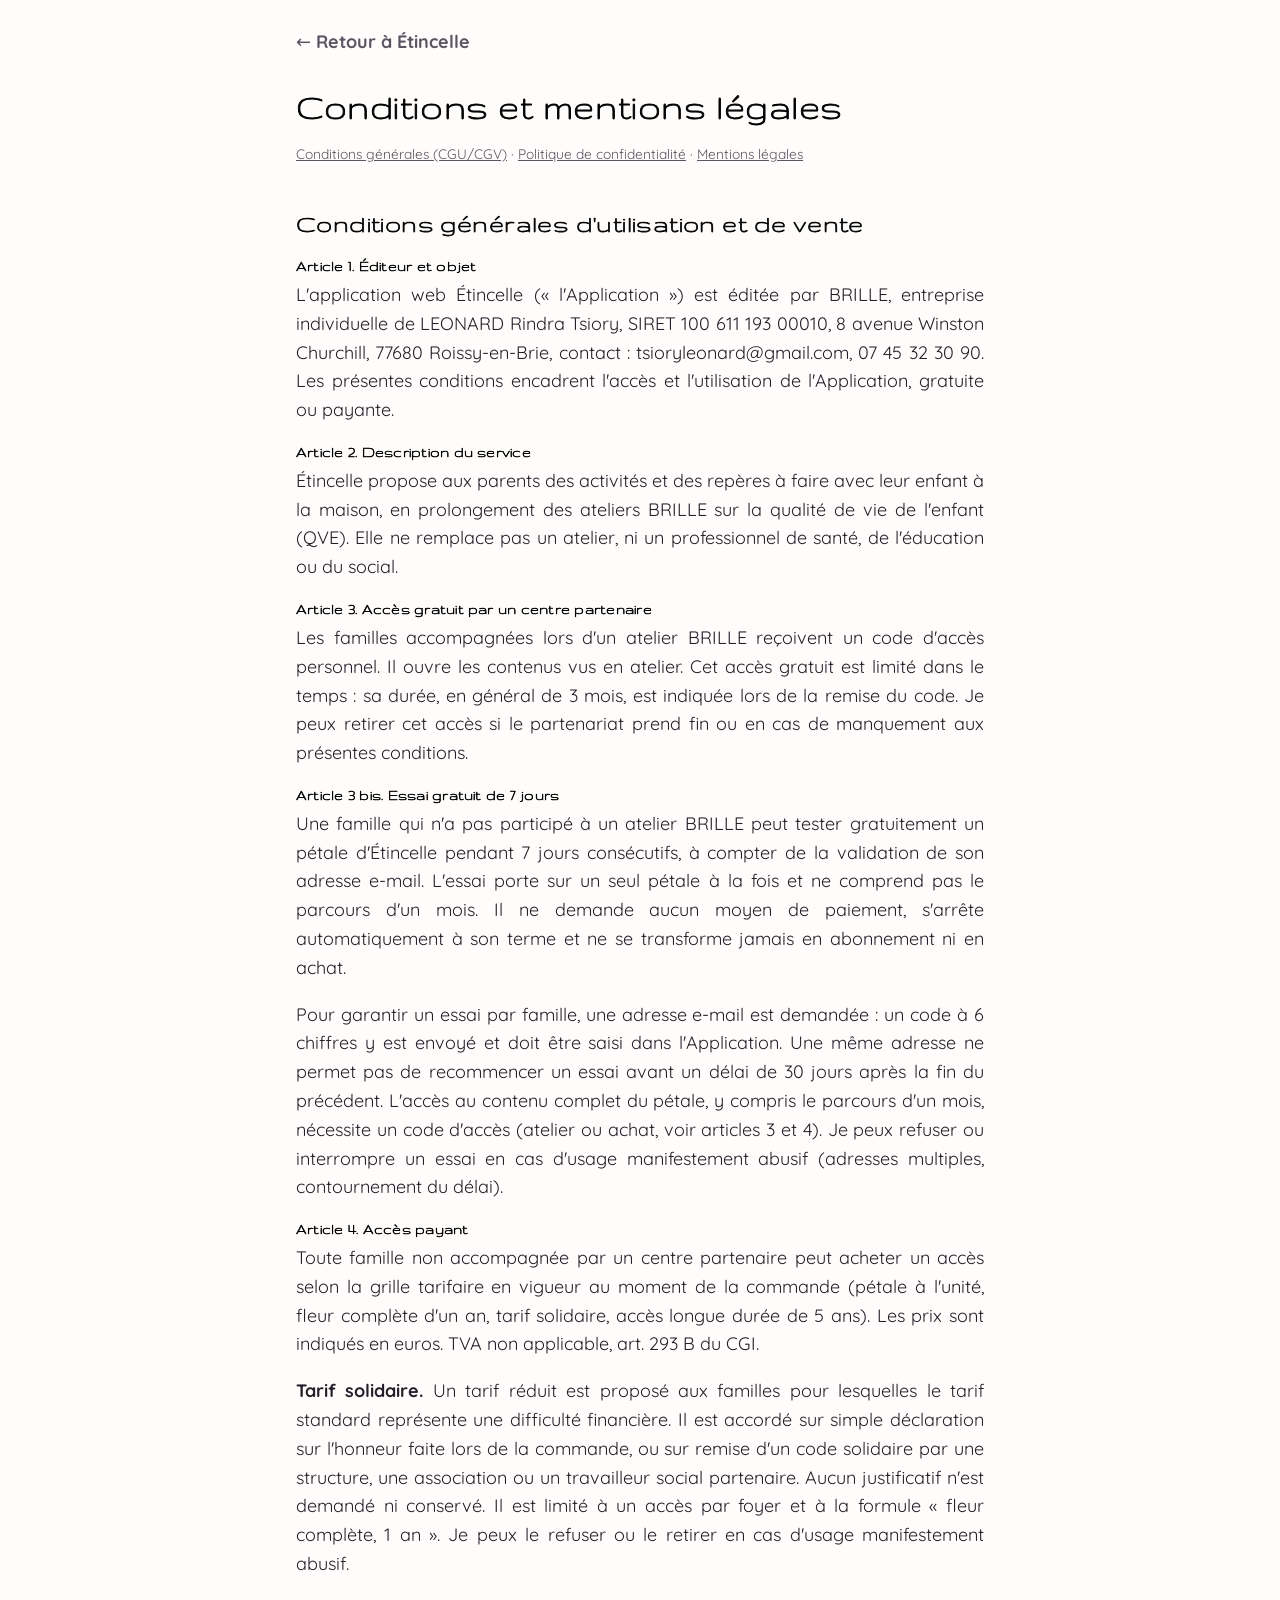
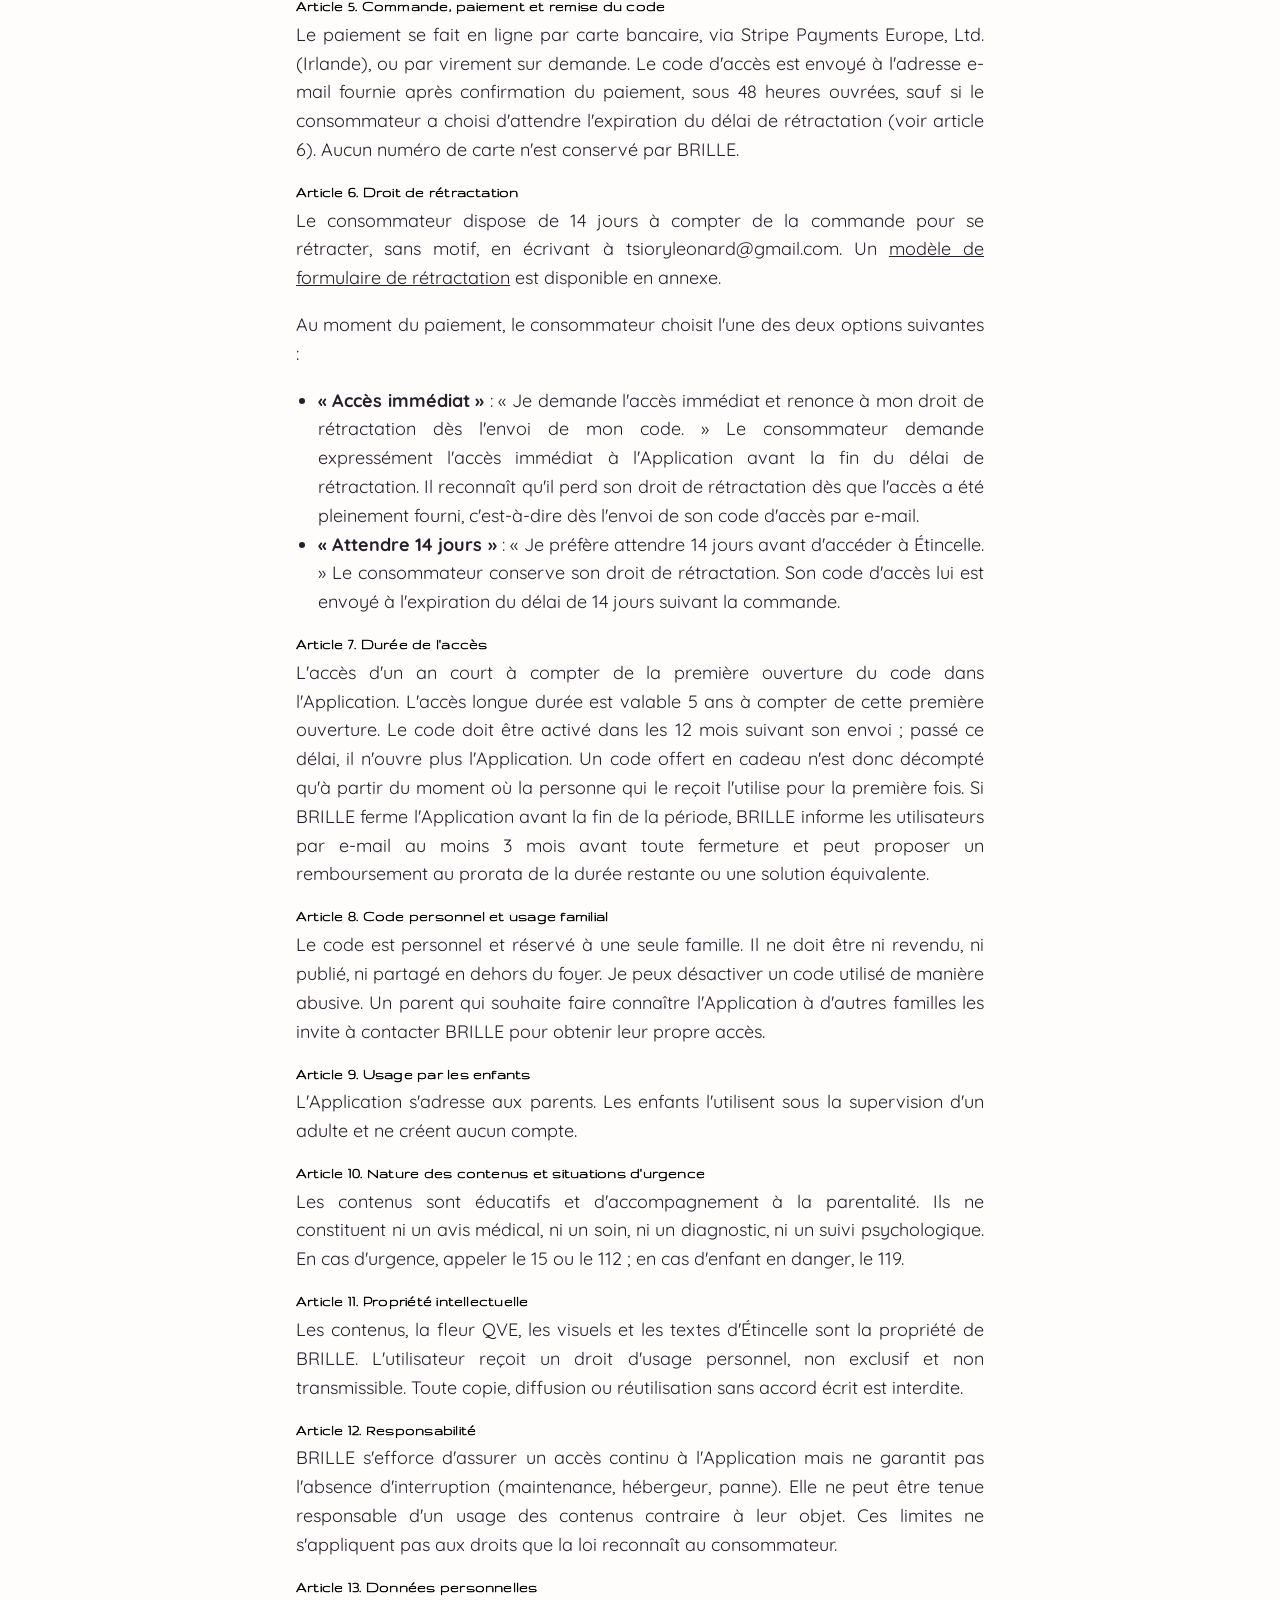
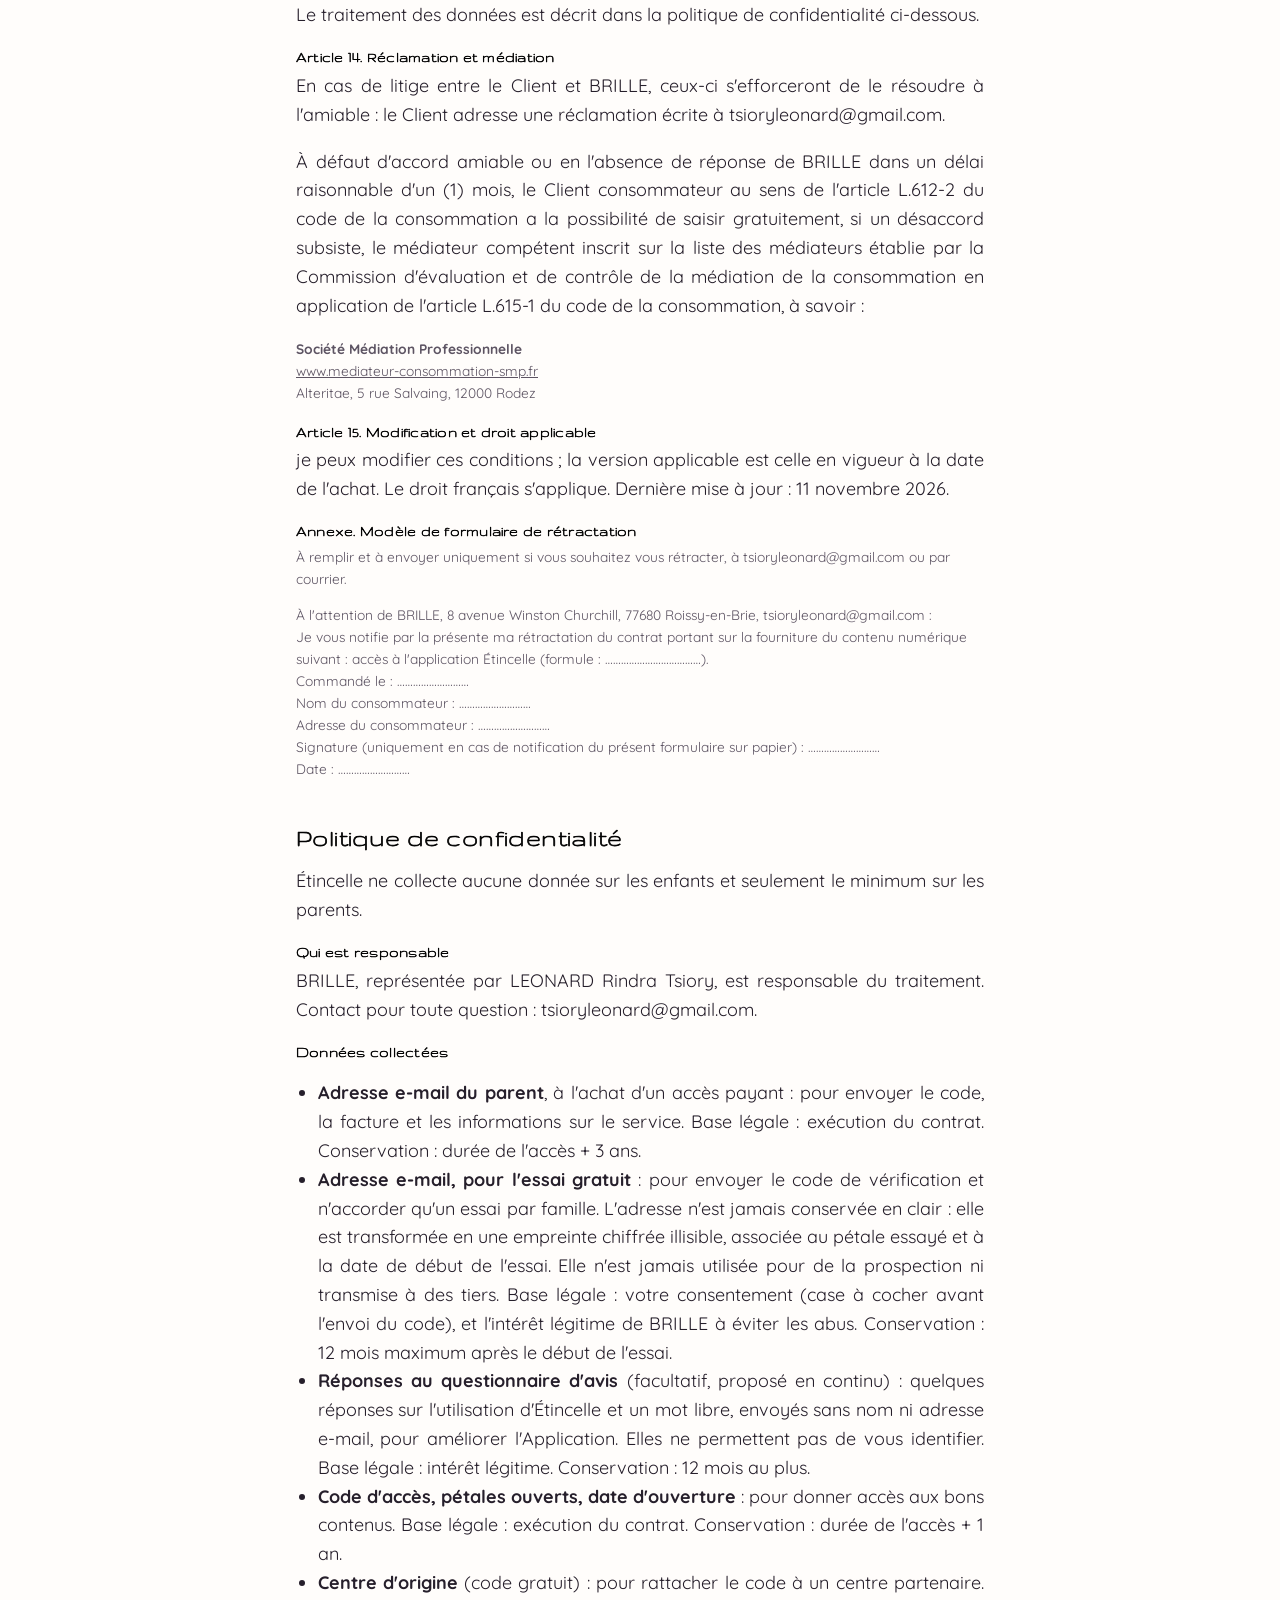
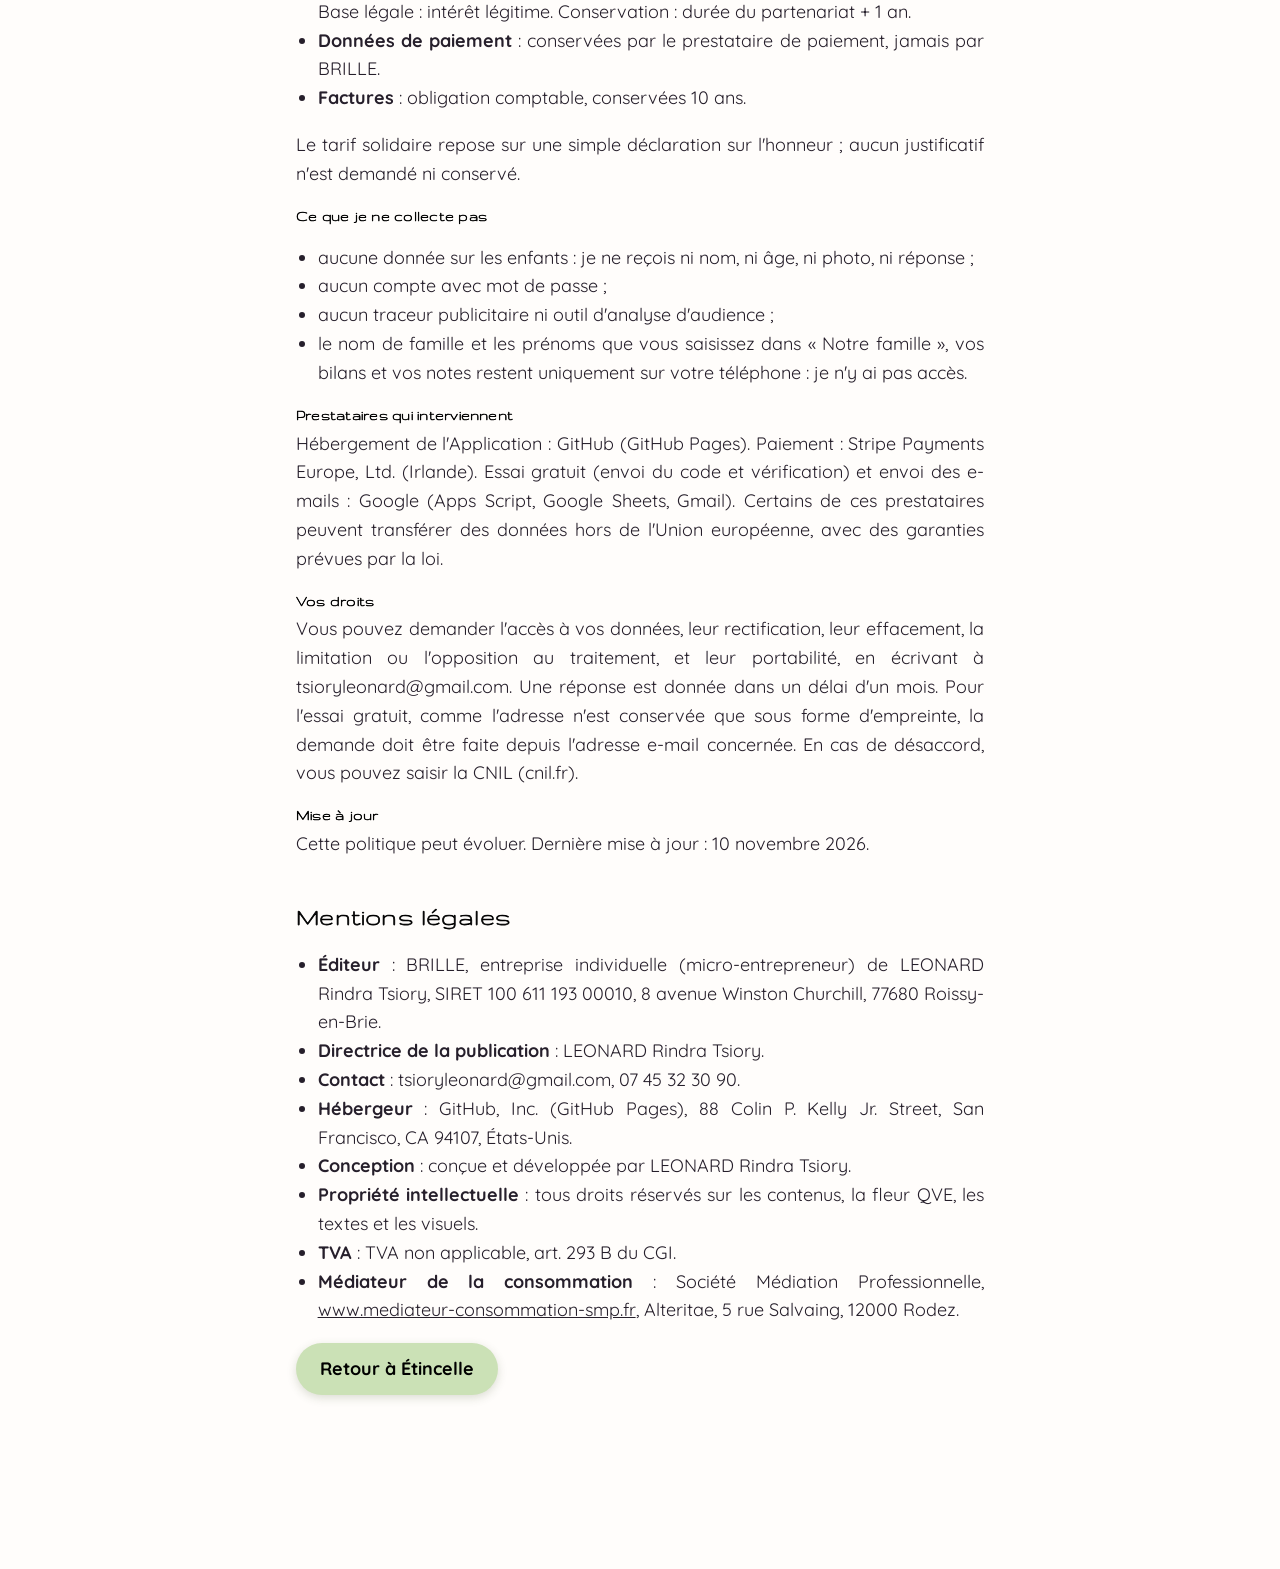
<file: legal.html>
<!doctype html>
<html lang="fr">
<head>
  <meta charset="utf-8">
  <meta name="viewport" content="width=device-width, initial-scale=1">
  <title>Conditions et mentions légales · Étincelle · BRILLE</title>
  <meta name="robots" content="noindex">
  <link rel="icon" href="favicon.png">
  <link rel="stylesheet" href="style.css">
  <style>.legal p,.legal li{text-align:justify;hyphens:auto;-webkit-hyphens:auto}.legal p.petit,.legal nav.petit{text-align:left}.legal ul{padding-left:1.2em}</style>
</head>
<body>
<main class="legal">
  <p><a href="./" class="retour">← Retour à Étincelle</a></p>
  <h1>Conditions et mentions légales</h1>
  <nav class="petit" aria-label="Sommaire"><a href="#cgv">Conditions générales (CGU/CGV)</a> · <a href="#confidentialite">Politique de confidentialité</a> · <a href="#mentions">Mentions légales</a></nav>

  <section id="cgv">
    <h2>Conditions générales d'utilisation et de vente</h2>

    <h3>Article 1. Éditeur et objet</h3>
    <p>L'application web Étincelle (« l'Application ») est éditée par BRILLE, entreprise individuelle de LEONARD Rindra Tsiory, SIRET 100 611 193 00010, 8 avenue Winston Churchill, 77680 Roissy-en-Brie, contact : tsioryleonard@gmail.com, 07 45 32 30 90. Les présentes conditions encadrent l'accès et l'utilisation de l'Application, gratuite ou payante.</p>

    <h3>Article 2. Description du service</h3>
    <p>Étincelle propose aux parents des activités et des repères à faire avec leur enfant à la maison, en prolongement des ateliers BRILLE sur la qualité de vie de l'enfant (QVE). Elle ne remplace pas un atelier, ni un professionnel de santé, de l'éducation ou du social.</p>

    <h3>Article 3. Accès gratuit par un centre partenaire</h3>
    <p>Les familles accompagnées lors d'un atelier BRILLE reçoivent un code d'accès personnel. Il ouvre les contenus vus en atelier. Cet accès gratuit est limité dans le temps : sa durée, en général de 3 mois, est indiquée lors de la remise du code. Je peux retirer cet accès si le partenariat prend fin ou en cas de manquement aux présentes conditions.</p>

    <h3>Article 3 bis. Essai gratuit de 7 jours</h3>
    <p>Une famille qui n'a pas participé à un atelier BRILLE peut tester gratuitement un pétale d'Étincelle pendant 7 jours consécutifs, à compter de la validation de son adresse e-mail. L'essai porte sur un seul pétale à la fois et ne comprend pas le parcours d'un mois. Il ne demande aucun moyen de paiement, s'arrête automatiquement à son terme et ne se transforme jamais en abonnement ni en achat.</p>
    <p>Pour garantir un essai par famille, une adresse e-mail est demandée : un code à 6 chiffres y est envoyé et doit être saisi dans l'Application. Une même adresse ne permet pas de recommencer un essai avant un délai de 30 jours après la fin du précédent. L'accès au contenu complet du pétale, y compris le parcours d'un mois, nécessite un code d'accès (atelier ou achat, voir articles 3 et 4). Je peux refuser ou interrompre un essai en cas d'usage manifestement abusif (adresses multiples, contournement du délai).</p>

    <h3>Article 4. Accès payant</h3>
    <p>Toute famille non accompagnée par un centre partenaire peut acheter un accès selon la grille tarifaire en vigueur au moment de la commande (pétale à l'unité, fleur complète d'un an, tarif solidaire, accès longue durée de 5 ans). Les prix sont indiqués en euros. TVA non applicable, art. 293 B du CGI.</p>
    <p><b>Tarif solidaire.</b> Un tarif réduit est proposé aux familles pour lesquelles le tarif standard représente une difficulté financière. Il est accordé sur simple déclaration sur l'honneur faite lors de la commande, ou sur remise d'un code solidaire par une structure, une association ou un travailleur social partenaire. Aucun justificatif n'est demandé ni conservé. Il est limité à un accès par foyer et à la formule « fleur complète, 1 an ». Je peux le refuser ou le retirer en cas d'usage manifestement abusif.</p>

    <h3>Article 5. Commande, paiement et remise du code</h3>
    <p>Le paiement se fait en ligne par carte bancaire, via Stripe Payments Europe, Ltd. (Irlande), ou par virement sur demande. Le code d'accès est envoyé à l'adresse e-mail fournie après confirmation du paiement, sous 48 heures ouvrées, sauf si le consommateur a choisi d'attendre l'expiration du délai de rétractation (voir article 6). Aucun numéro de carte n'est conservé par BRILLE.</p>

    <h3>Article 6. Droit de rétractation</h3>
    <p>Le consommateur dispose de 14 jours à compter de la commande pour se rétracter, sans motif, en écrivant à tsioryleonard@gmail.com. Un <a href="#annexe-retractation">modèle de formulaire de rétractation</a> est disponible en annexe.</p>
    <p>Au moment du paiement, le consommateur choisit l'une des deux options suivantes :</p>
    <ul>
      <li><b>« Accès immédiat »</b> : « Je demande l'accès immédiat et renonce à mon droit de rétractation dès l'envoi de mon code. » Le consommateur demande expressément l'accès immédiat à l'Application avant la fin du délai de rétractation. Il reconnaît qu'il perd son droit de rétractation dès que l'accès a été pleinement fourni, c'est-à-dire dès l'envoi de son code d'accès par e-mail.</li>
      <li><b>« Attendre 14 jours »</b> : « Je préfère attendre 14 jours avant d'accéder à Étincelle. » Le consommateur conserve son droit de rétractation. Son code d'accès lui est envoyé à l'expiration du délai de 14 jours suivant la commande.</li>
    </ul>

    <h3>Article 7. Durée de l'accès</h3>
    <p>L'accès d'un an court à compter de la première ouverture du code dans l'Application. L'accès longue durée est valable 5 ans à compter de cette première ouverture. Le code doit être activé dans les 12 mois suivant son envoi ; passé ce délai, il n'ouvre plus l'Application. Un code offert en cadeau n'est donc décompté qu'à partir du moment où la personne qui le reçoit l'utilise pour la première fois. Si BRILLE ferme l'Application avant la fin de la période, BRILLE informe les utilisateurs par e-mail au moins 3 mois avant toute fermeture et peut proposer un remboursement au prorata de la durée restante ou une solution équivalente.</p>

    <h3>Article 8. Code personnel et usage familial</h3>
    <p>Le code est personnel et réservé à une seule famille. Il ne doit être ni revendu, ni publié, ni partagé en dehors du foyer. Je peux désactiver un code utilisé de manière abusive. Un parent qui souhaite faire connaître l'Application à d'autres familles les invite à contacter BRILLE pour obtenir leur propre accès.</p>

    <h3>Article 9. Usage par les enfants</h3>
    <p>L'Application s'adresse aux parents. Les enfants l'utilisent sous la supervision d'un adulte et ne créent aucun compte.</p>

    <h3>Article 10. Nature des contenus et situations d'urgence</h3>
    <p>Les contenus sont éducatifs et d'accompagnement à la parentalité. Ils ne constituent ni un avis médical, ni un soin, ni un diagnostic, ni un suivi psychologique. En cas d'urgence, appeler le 15 ou le 112 ; en cas d'enfant en danger, le 119.</p>

    <h3>Article 11. Propriété intellectuelle</h3>
    <p>Les contenus, la fleur QVE, les visuels et les textes d'Étincelle sont la propriété de BRILLE. L'utilisateur reçoit un droit d'usage personnel, non exclusif et non transmissible. Toute copie, diffusion ou réutilisation sans accord écrit est interdite.</p>

    <h3>Article 12. Responsabilité</h3>
    <p>BRILLE s'efforce d'assurer un accès continu à l'Application mais ne garantit pas l'absence d'interruption (maintenance, hébergeur, panne). Elle ne peut être tenue responsable d'un usage des contenus contraire à leur objet. Ces limites ne s'appliquent pas aux droits que la loi reconnaît au consommateur.</p>

    <h3>Article 13. Données personnelles</h3>
    <p>Le traitement des données est décrit dans la politique de confidentialité ci-dessous.</p>

    <h3>Article 14. Réclamation et médiation</h3>
    <p>En cas de litige entre le Client et BRILLE, ceux-ci s'efforceront de le résoudre à l'amiable : le Client adresse une réclamation écrite à tsioryleonard@gmail.com.</p>
    <p>À défaut d'accord amiable ou en l'absence de réponse de BRILLE dans un délai raisonnable d'un (1) mois, le Client consommateur au sens de l'article L.612-2 du code de la consommation a la possibilité de saisir gratuitement, si un désaccord subsiste, le médiateur compétent inscrit sur la liste des médiateurs établie par la Commission d'évaluation et de contrôle de la médiation de la consommation en application de l'article L.615-1 du code de la consommation, à savoir :</p>
    <p class="petit"><b>Société Médiation Professionnelle</b><br><a href="https://www.mediateur-consommation-smp.fr">www.mediateur-consommation-smp.fr</a><br>Alteritae, 5 rue Salvaing, 12000 Rodez</p>

    <h3>Article 15. Modification et droit applicable</h3>
    <p>je peux modifier ces conditions ; la version applicable est celle en vigueur à la date de l'achat. Le droit français s'applique. Dernière mise à jour : 11 novembre 2026.</p>

    <h3 id="annexe-retractation">Annexe. Modèle de formulaire de rétractation</h3>
    <p class="petit">À remplir et à envoyer uniquement si vous souhaitez vous rétracter, à tsioryleonard@gmail.com ou par courrier.</p>
    <p class="petit">À l'attention de BRILLE, 8 avenue Winston Churchill, 77680 Roissy-en-Brie, tsioryleonard@gmail.com :<br>
    Je vous notifie par la présente ma rétractation du contrat portant sur la fourniture du contenu numérique suivant : accès à l'application Étincelle (formule : ………………………………).<br>
    Commandé le : ………………………<br>
    Nom du consommateur : ………………………<br>
    Adresse du consommateur : ………………………<br>
    Signature (uniquement en cas de notification du présent formulaire sur papier) : ………………………<br>
    Date : ………………………</p>  </section>

  <section id="confidentialite">
    <h2>Politique de confidentialité</h2>
    <p>Étincelle ne collecte aucune donnée sur les enfants et seulement le minimum sur les parents.</p>

    <h3>Qui est responsable</h3>
    <p>BRILLE, représentée par LEONARD Rindra Tsiory, est responsable du traitement. Contact pour toute question : tsioryleonard@gmail.com.</p>

    <h3>Données collectées</h3>
    <ul>
      <li><b>Adresse e-mail du parent</b>, à l'achat d'un accès payant : pour envoyer le code, la facture et les informations sur le service. Base légale : exécution du contrat. Conservation : durée de l'accès + 3 ans.</li>
      <li><b>Adresse e-mail, pour l'essai gratuit</b> : pour envoyer le code de vérification et n'accorder qu'un essai par famille. L'adresse n'est jamais conservée en clair : elle est transformée en une empreinte chiffrée illisible, associée au pétale essayé et à la date de début de l'essai. Elle n'est jamais utilisée pour de la prospection ni transmise à des tiers. Base légale : votre consentement (case à cocher avant l'envoi du code), et l'intérêt légitime de BRILLE à éviter les abus. Conservation : 12 mois maximum après le début de l'essai.</li>
      <li><b>Réponses au questionnaire d'avis</b> (facultatif, proposé en continu) : quelques réponses sur l'utilisation d'Étincelle et un mot libre, envoyés sans nom ni adresse e-mail, pour améliorer l'Application. Elles ne permettent pas de vous identifier. Base légale : intérêt légitime. Conservation : 12 mois au plus.</li>
      <li><b>Code d'accès, pétales ouverts, date d'ouverture</b> : pour donner accès aux bons contenus. Base légale : exécution du contrat. Conservation : durée de l'accès + 1 an.</li>
      <li><b>Centre d'origine</b> (code gratuit) : pour rattacher le code à un centre partenaire. Base légale : intérêt légitime. Conservation : durée du partenariat + 1 an.</li>
      <li><b>Données de paiement</b> : conservées par le prestataire de paiement, jamais par BRILLE.</li>
      <li><b>Factures</b> : obligation comptable, conservées 10 ans.</li>
    </ul>
    <p>Le tarif solidaire repose sur une simple déclaration sur l'honneur ; aucun justificatif n'est demandé ni conservé.</p>

    <h3>Ce que je ne collecte pas</h3>
    <ul>
      <li>aucune donnée sur les enfants : je ne reçois ni nom, ni âge, ni photo, ni réponse ;</li>
      <li>aucun compte avec mot de passe ;</li>
      <li>aucun traceur publicitaire ni outil d'analyse d'audience ;</li>
      <li>le nom de famille et les prénoms que vous saisissez dans « Notre famille », vos bilans et vos notes restent uniquement sur votre téléphone : je n'y ai pas accès.</li>
    </ul>

    <h3>Prestataires qui interviennent</h3>
    <p>Hébergement de l'Application : GitHub (GitHub Pages). Paiement : Stripe Payments Europe, Ltd. (Irlande). Essai gratuit (envoi du code et vérification) et envoi des e-mails : Google (Apps Script, Google Sheets, Gmail). Certains de ces prestataires peuvent transférer des données hors de l'Union européenne, avec des garanties prévues par la loi.</p>

    <h3>Vos droits</h3>
    <p>Vous pouvez demander l'accès à vos données, leur rectification, leur effacement, la limitation ou l'opposition au traitement, et leur portabilité, en écrivant à tsioryleonard@gmail.com. Une réponse est donnée dans un délai d'un mois. Pour l'essai gratuit, comme l'adresse n'est conservée que sous forme d'empreinte, la demande doit être faite depuis l'adresse e-mail concernée. En cas de désaccord, vous pouvez saisir la CNIL (cnil.fr).</p>

    <h3>Mise à jour</h3>
    <p>Cette politique peut évoluer. Dernière mise à jour : 10 novembre 2026.</p>
  </section>

  <section id="mentions">
    <h2>Mentions légales</h2>
    <ul>
      <li><b>Éditeur</b> : BRILLE, entreprise individuelle (micro-entrepreneur) de LEONARD Rindra Tsiory, SIRET 100 611 193 00010, 8 avenue Winston Churchill, 77680 Roissy-en-Brie.</li>
      <li><b>Directrice de la publication</b> : LEONARD Rindra Tsiory.</li>
      <li><b>Contact</b> : tsioryleonard@gmail.com, 07 45 32 30 90.</li>
      <li><b>Hébergeur</b> : GitHub, Inc. (GitHub Pages), 88 Colin P. Kelly Jr. Street, San Francisco, CA 94107, États-Unis.</li>
      <li><b>Conception</b> : conçue et développée par LEONARD Rindra Tsiory.</li>
      <li><b>Propriété intellectuelle</b> : tous droits réservés sur les contenus, la fleur QVE, les textes et les visuels.</li>
      <li><b>TVA</b> : TVA non applicable, art. 293 B du CGI.</li>
      <li><b>Médiateur de la consommation</b> : Société Médiation Professionnelle, <a href="https://www.mediateur-consommation-smp.fr">www.mediateur-consommation-smp.fr</a>, Alteritae, 5 rue Salvaing, 12000 Rodez.</li>
    </ul>
  </section>

  <p><a href="./" class="btn">Retour à Étincelle</a></p>
</main>
</body>
</html>
</file>
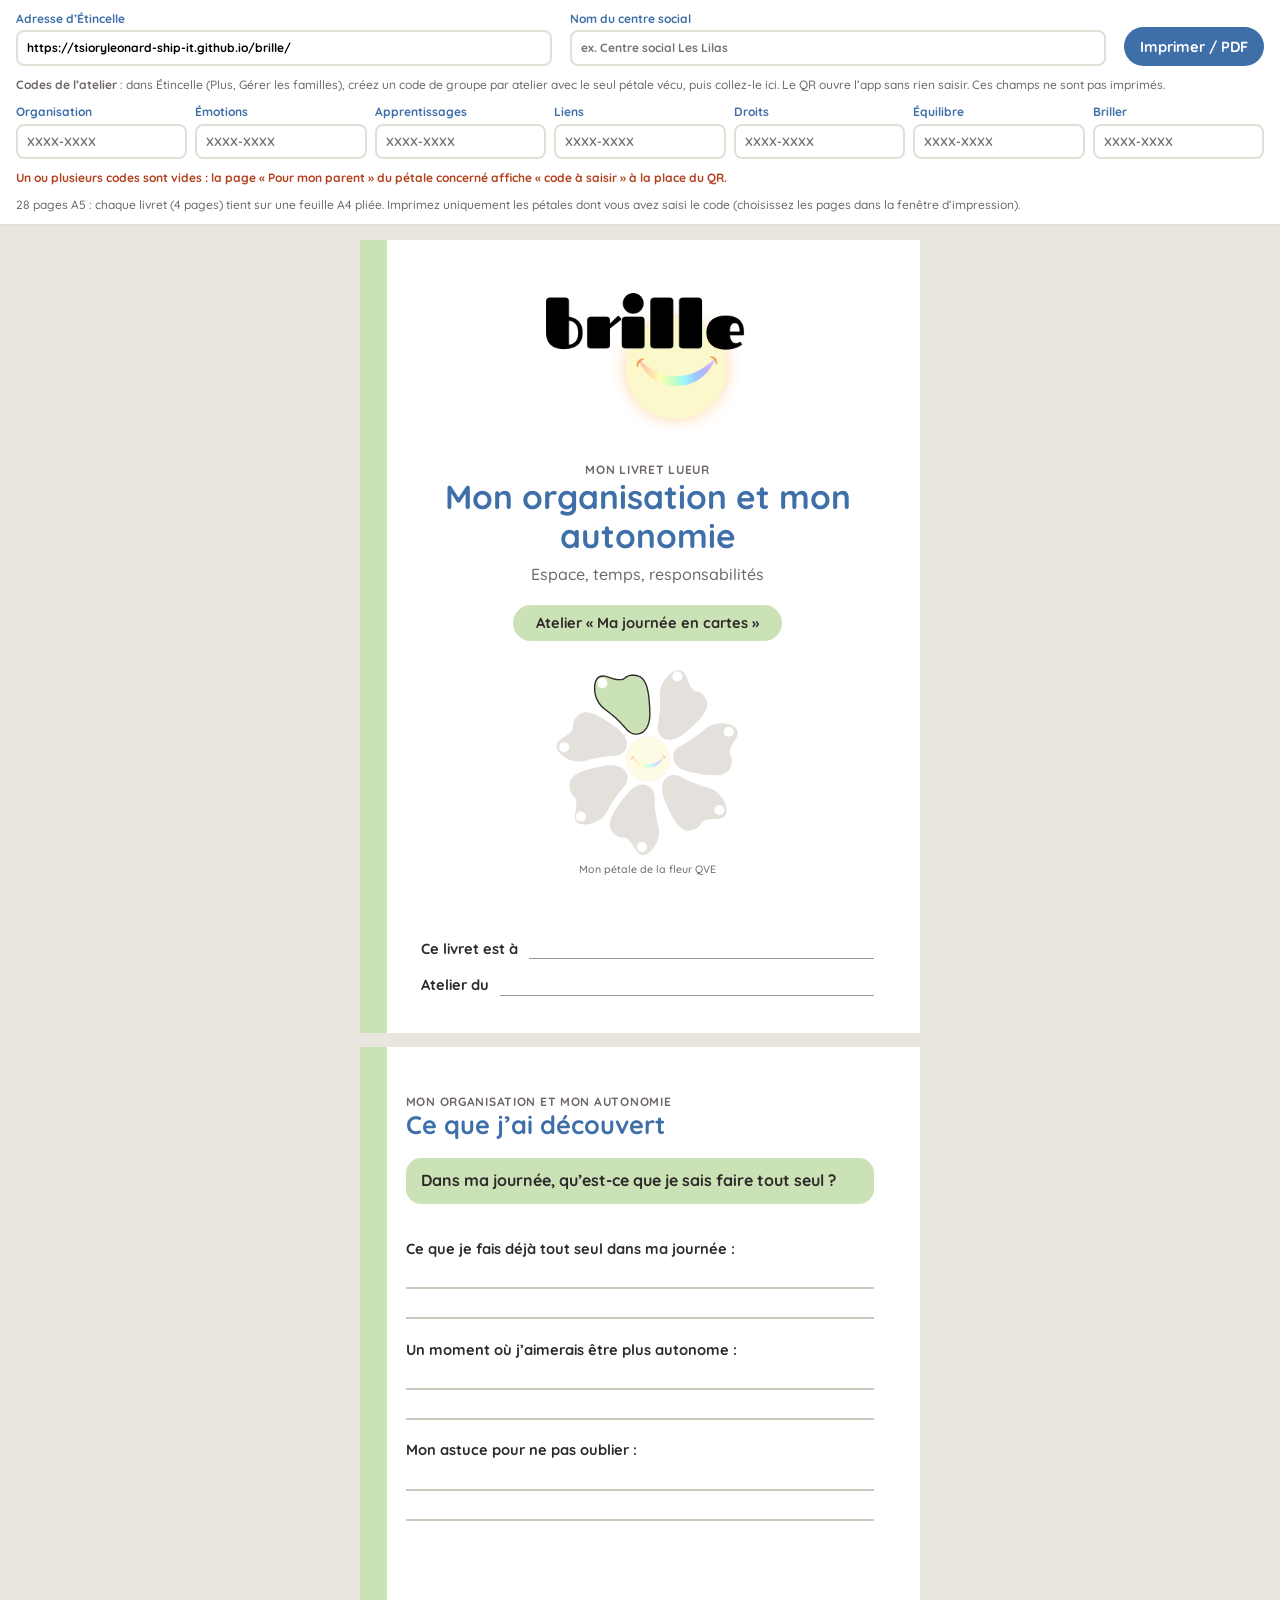
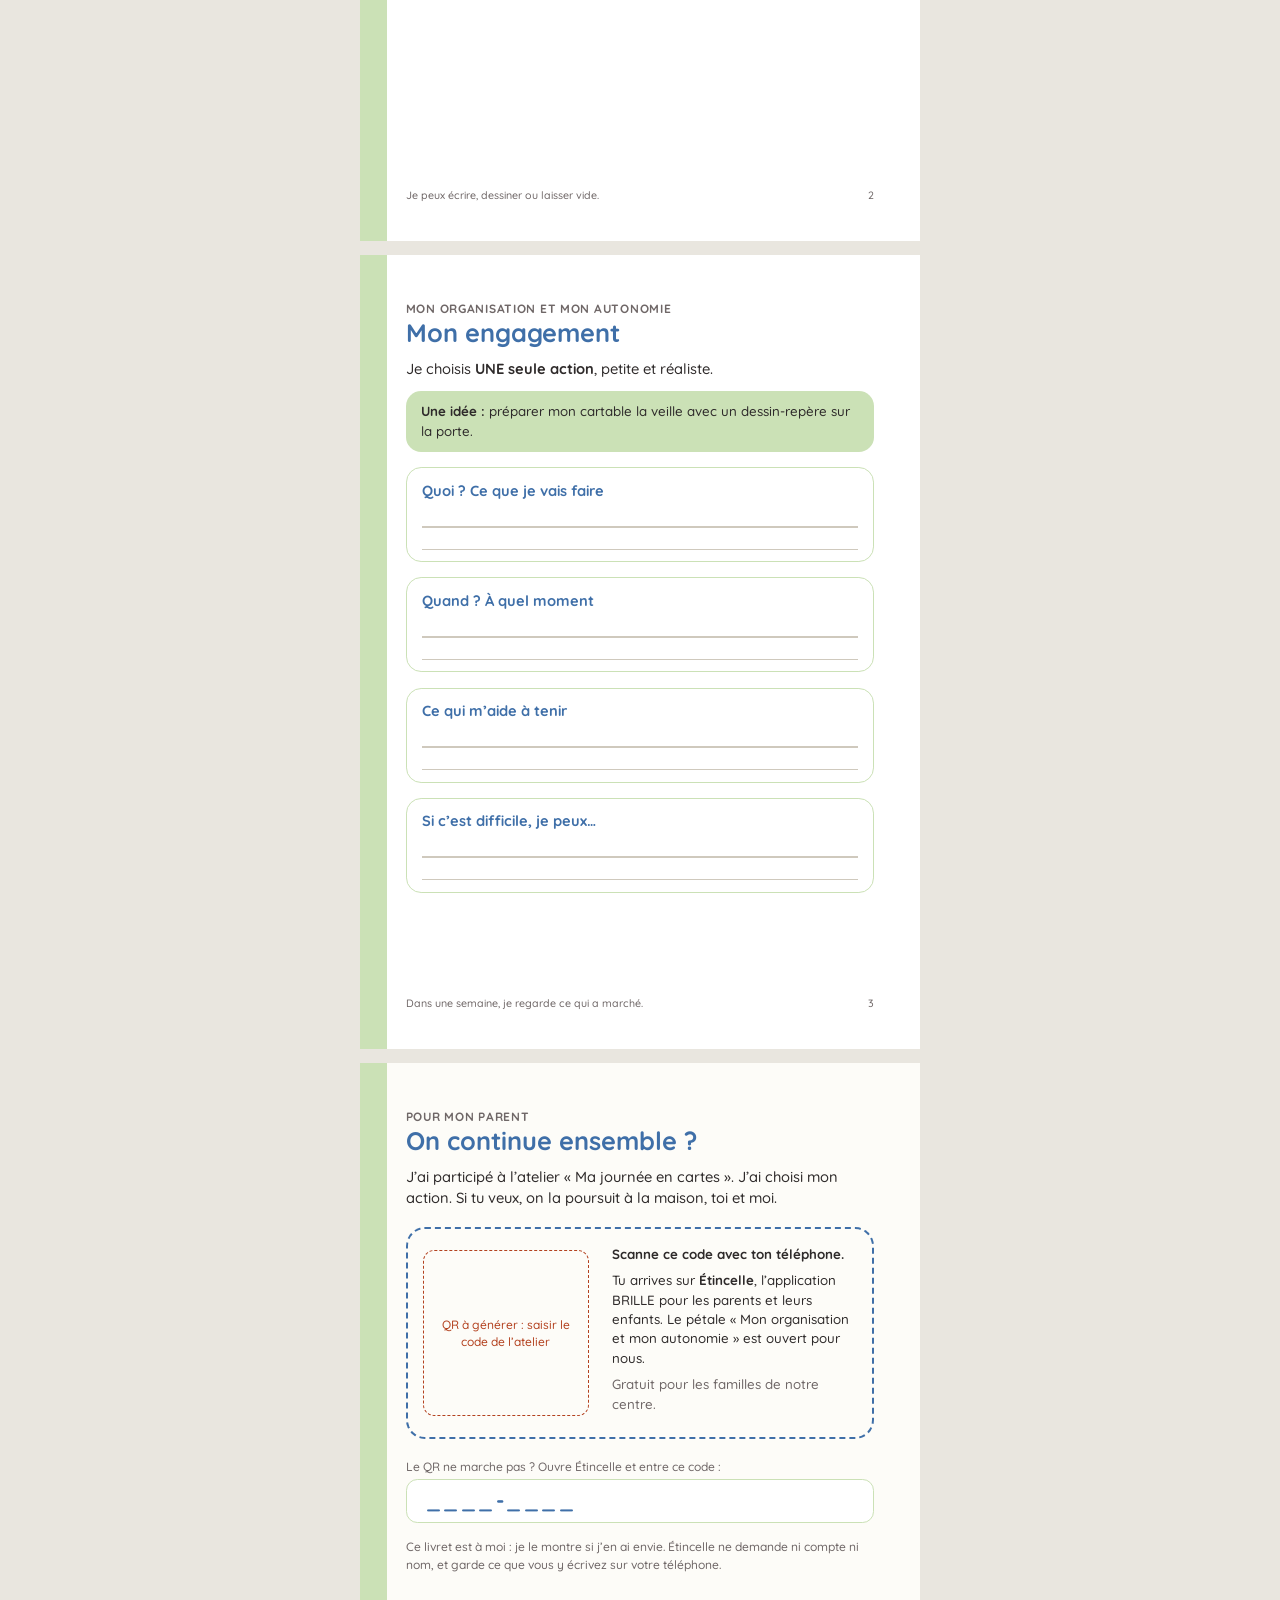
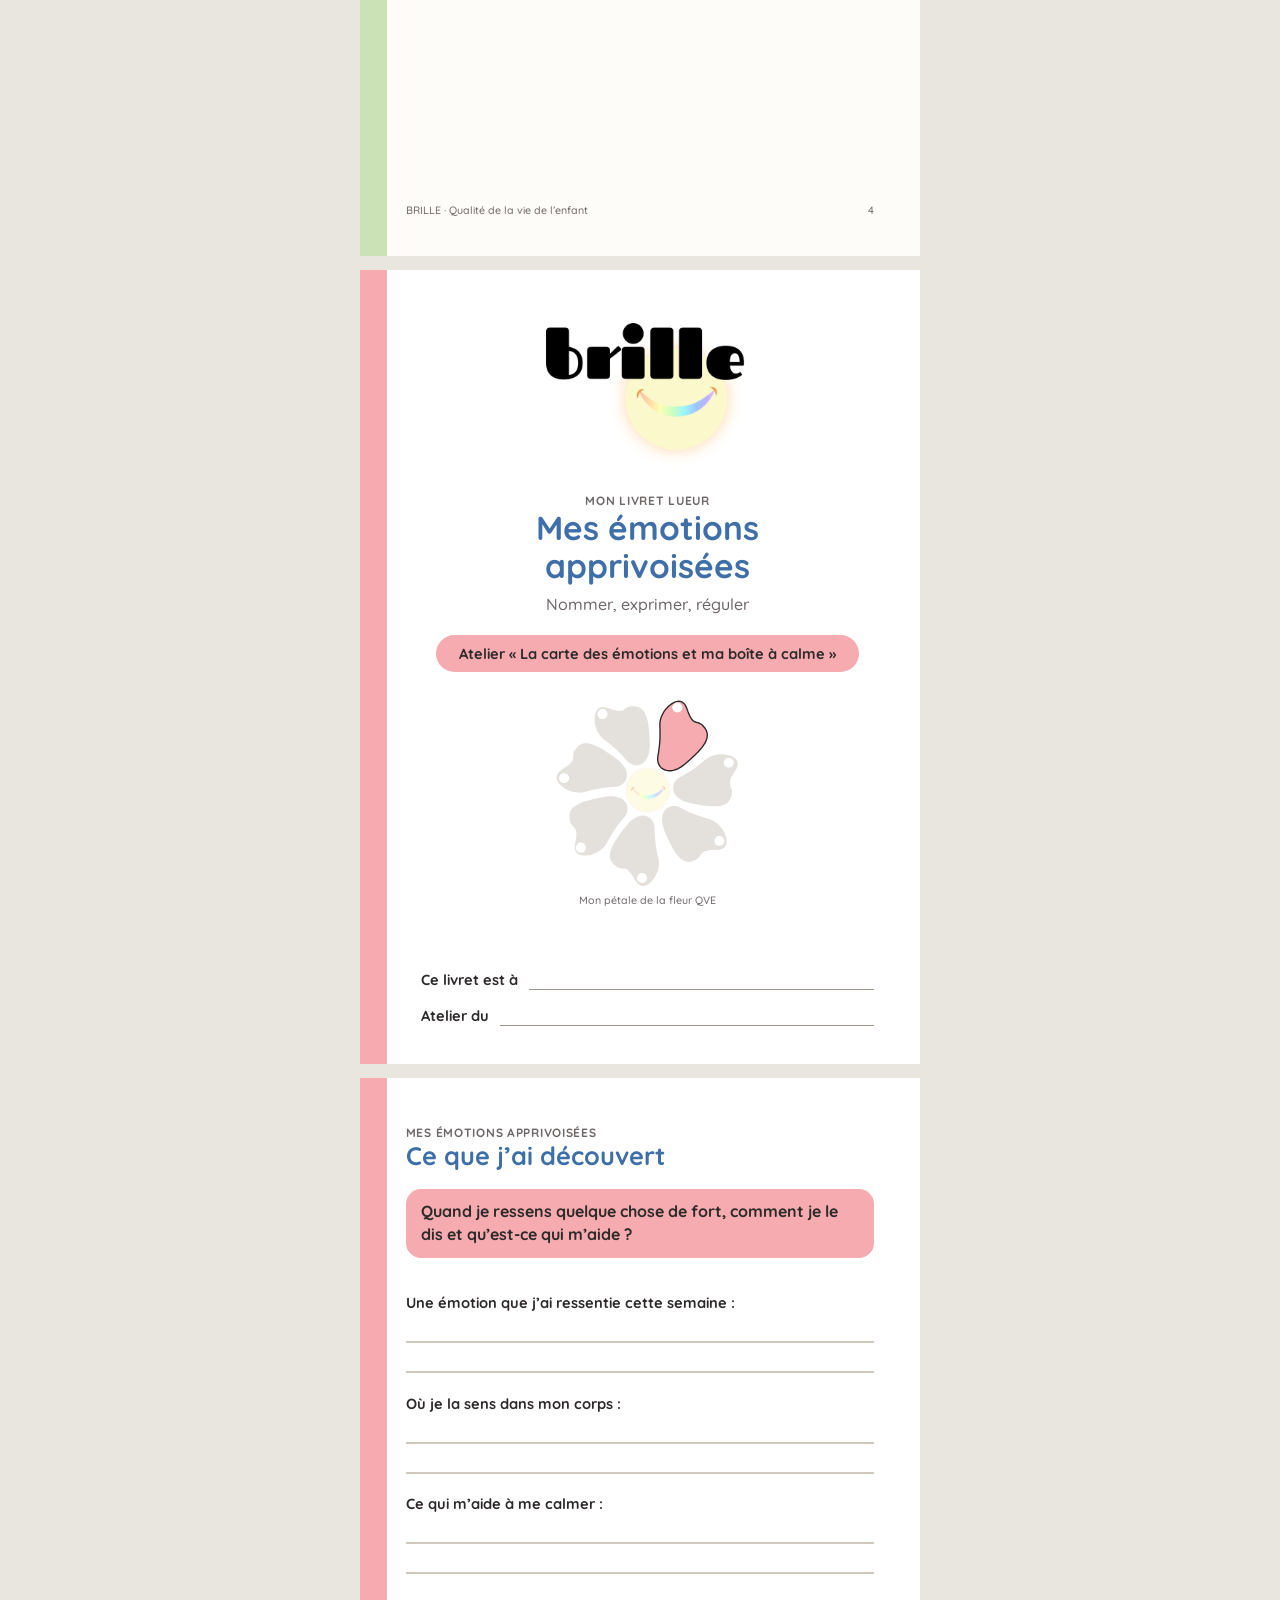
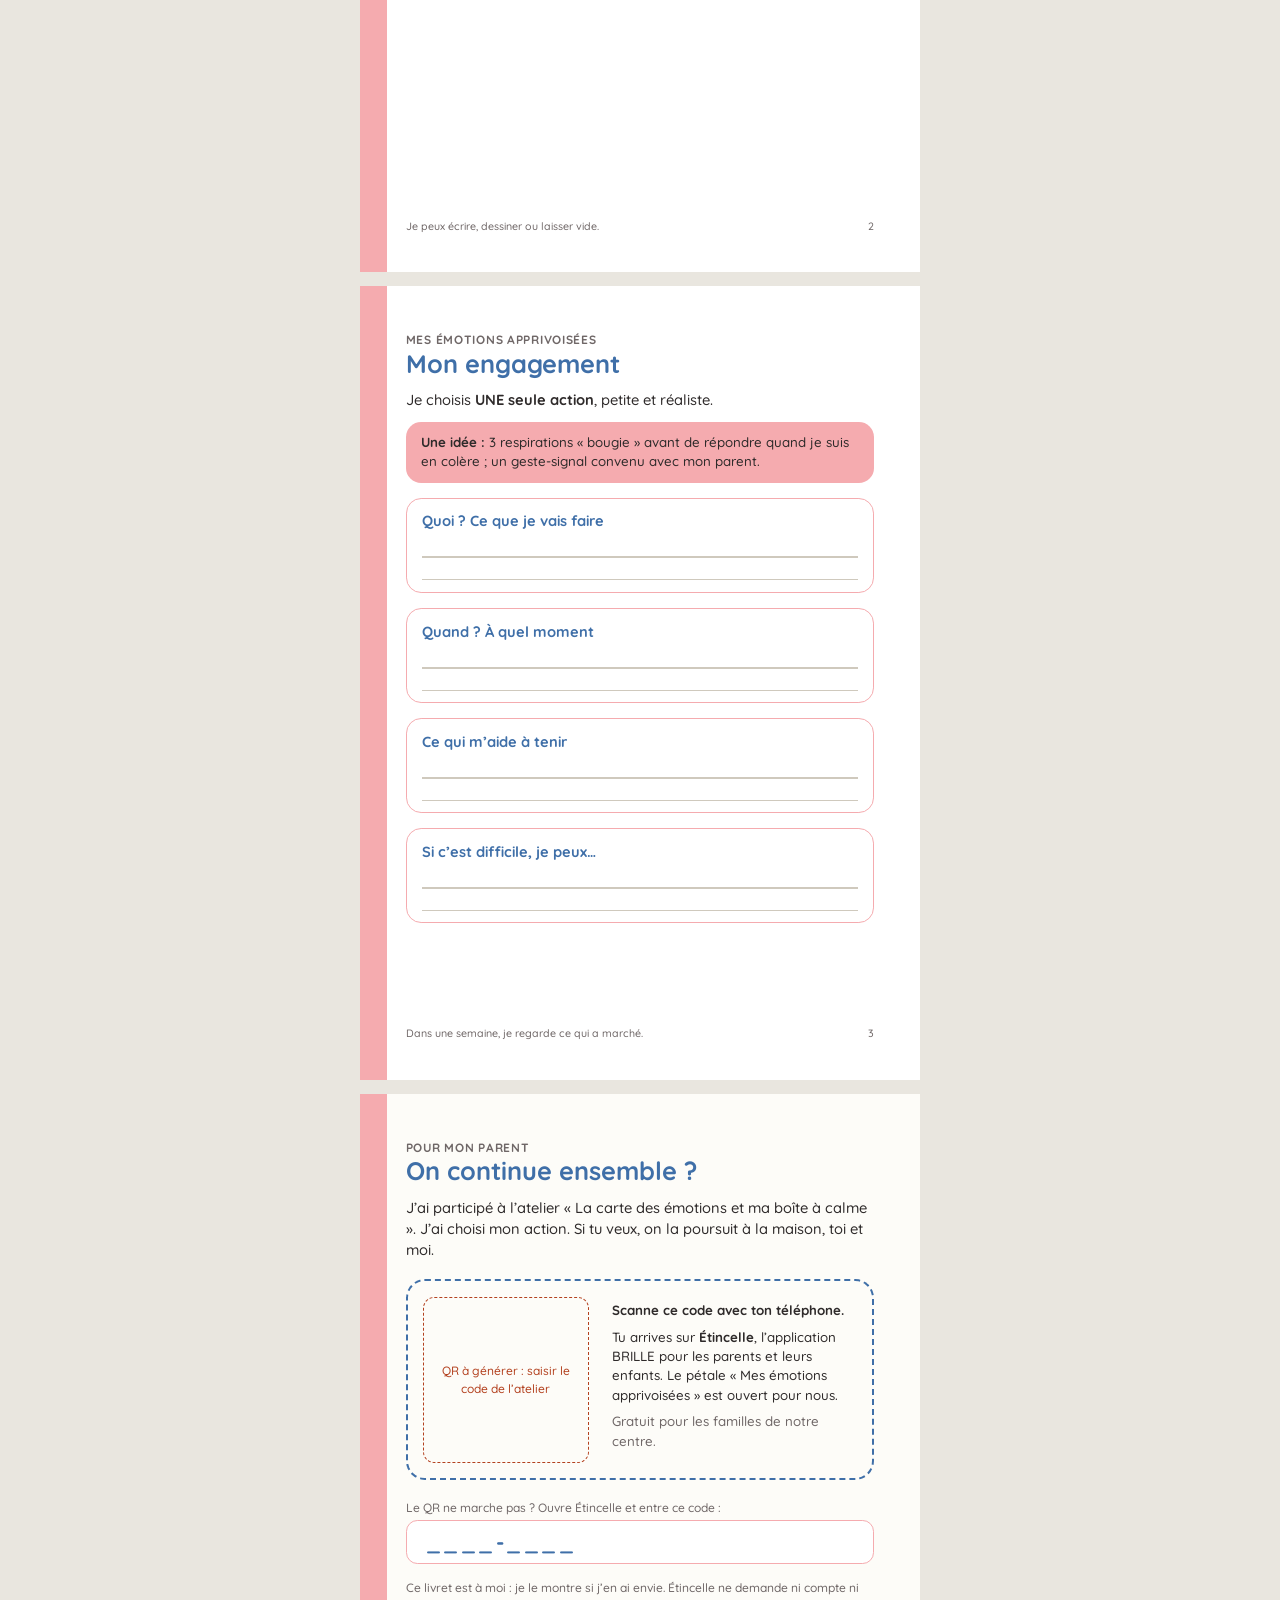
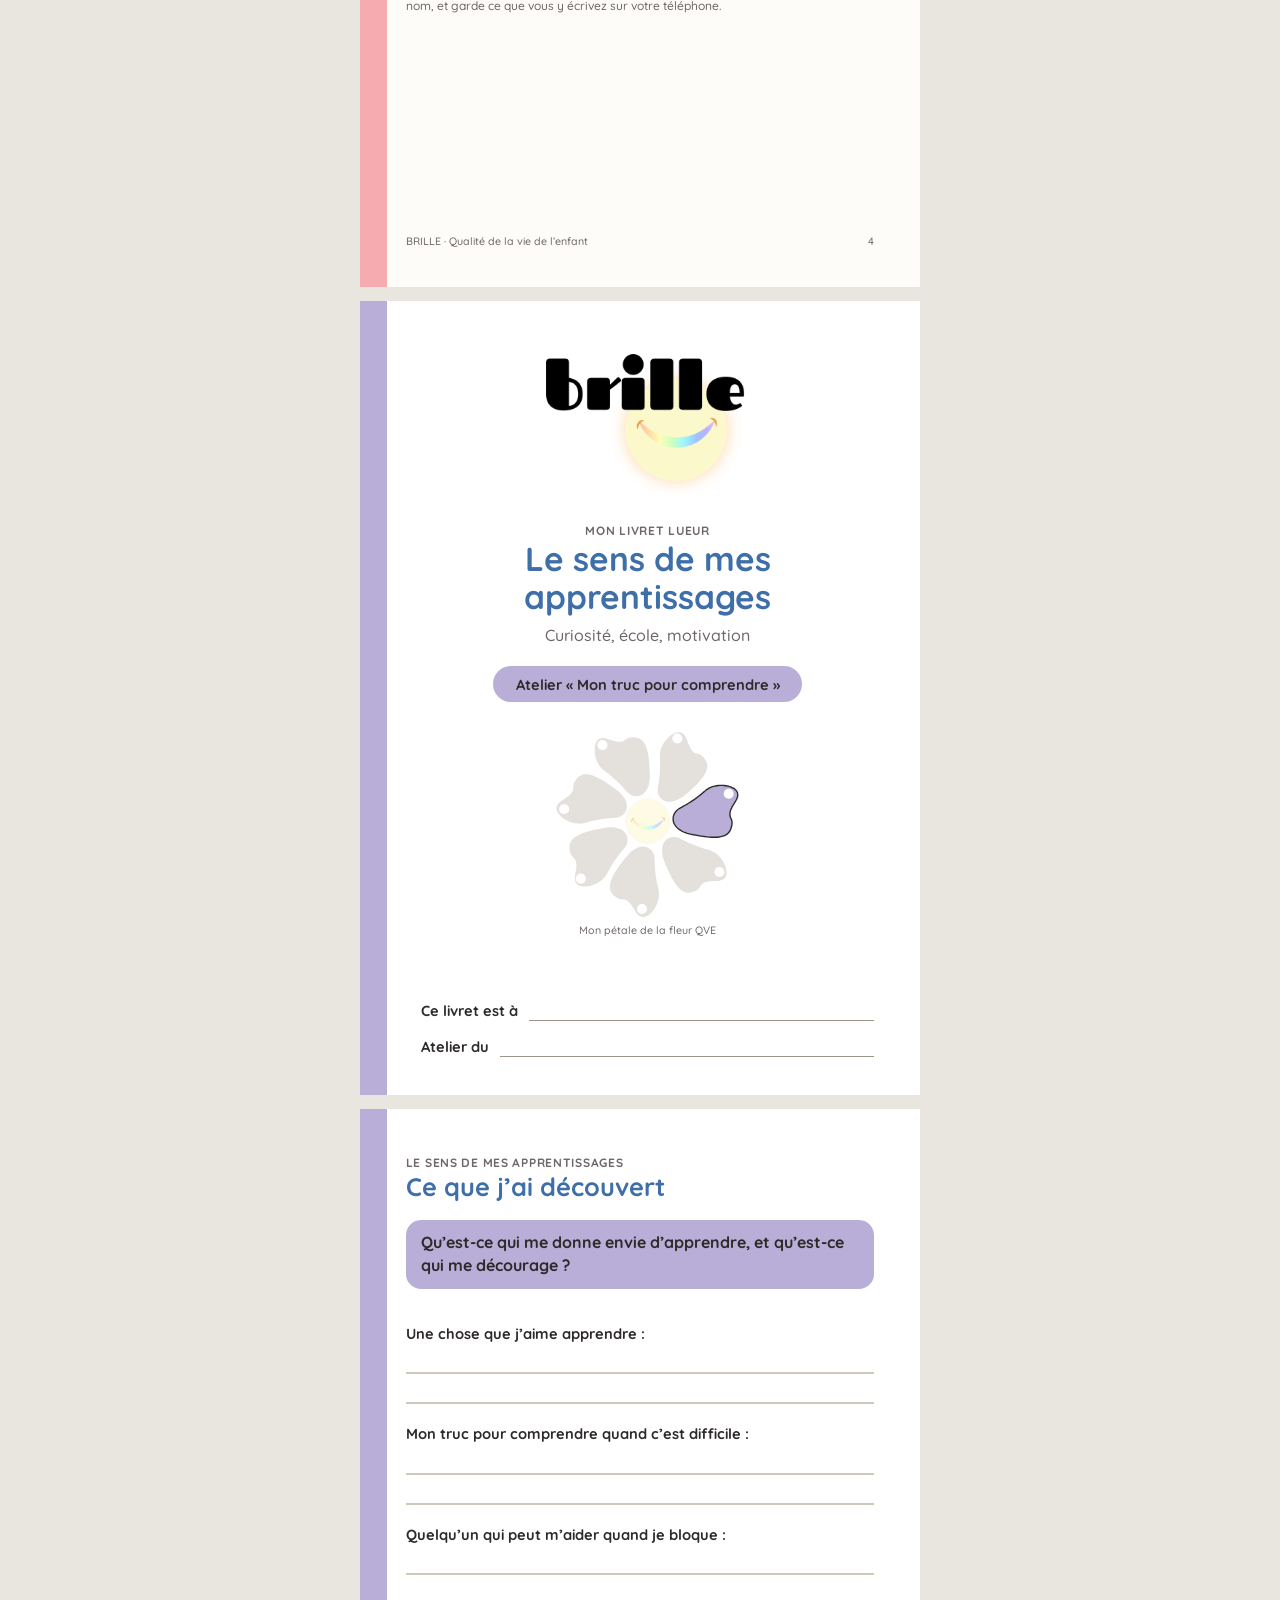
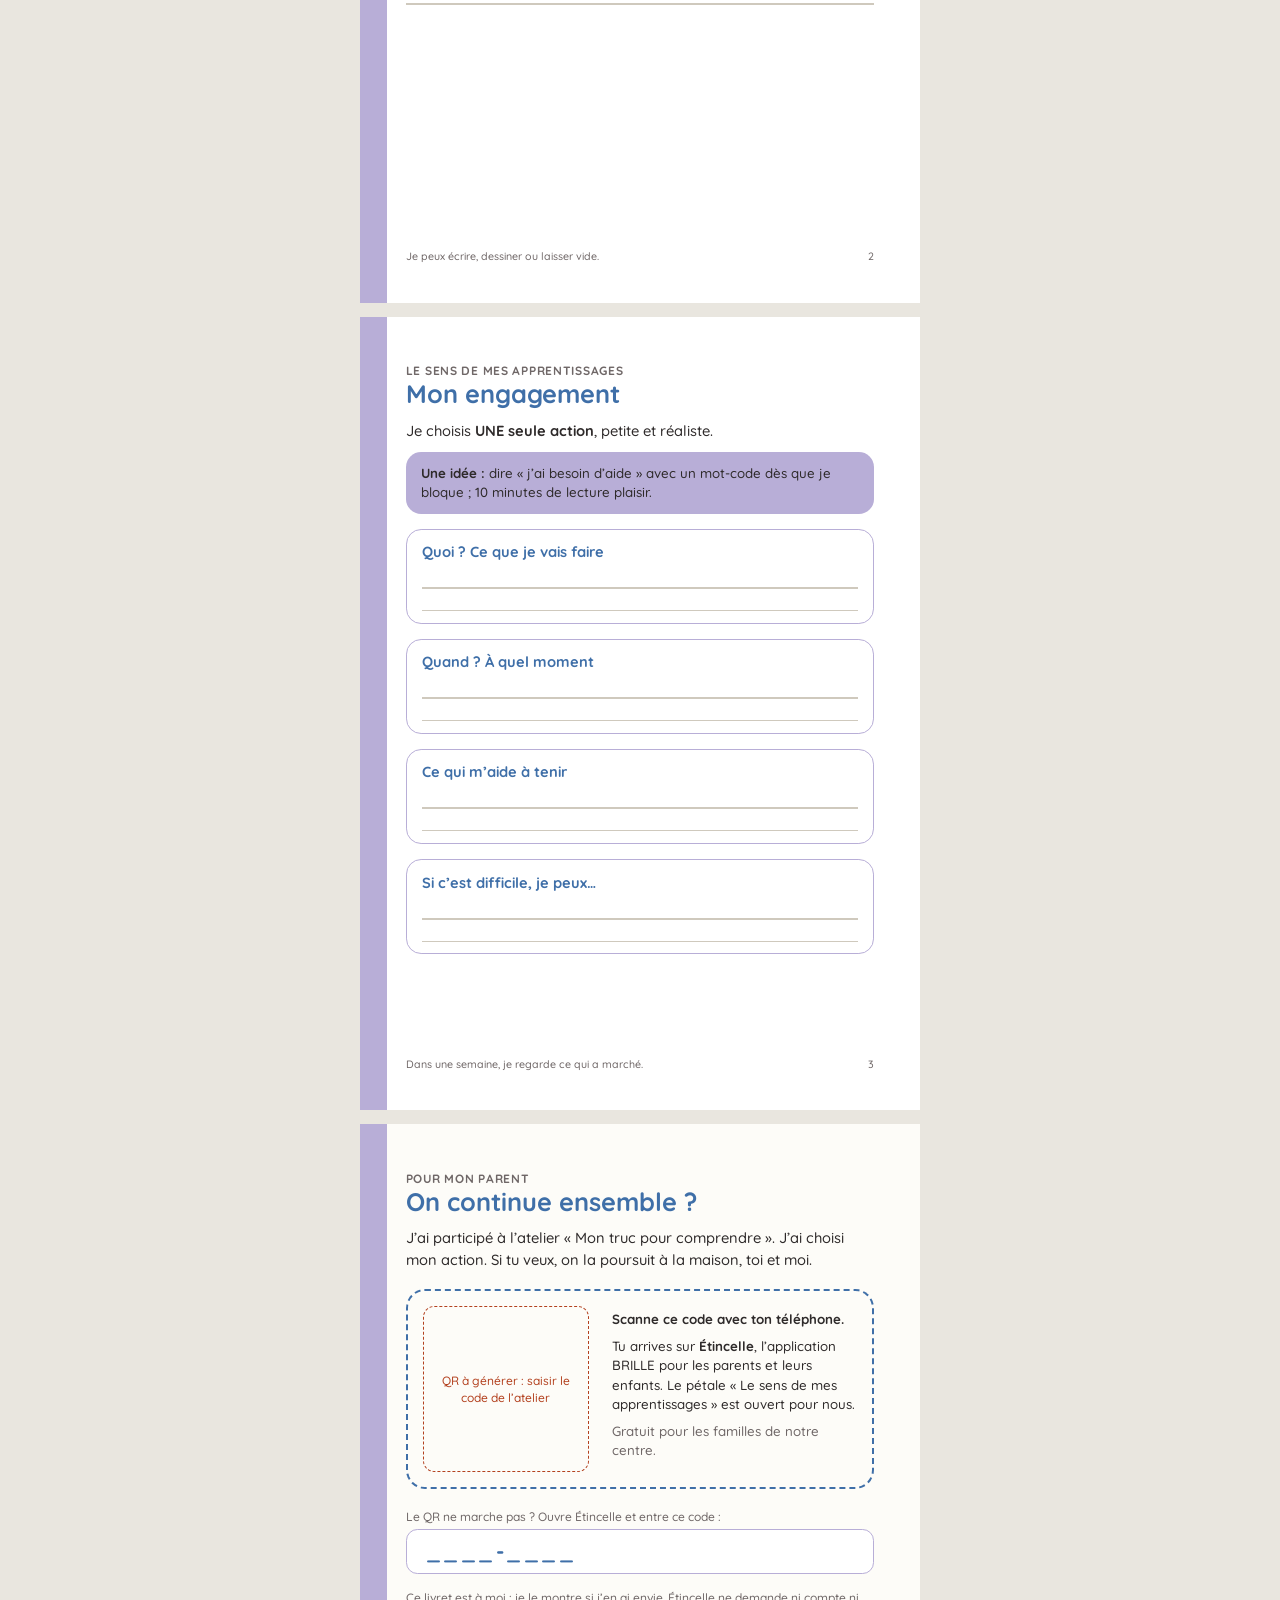
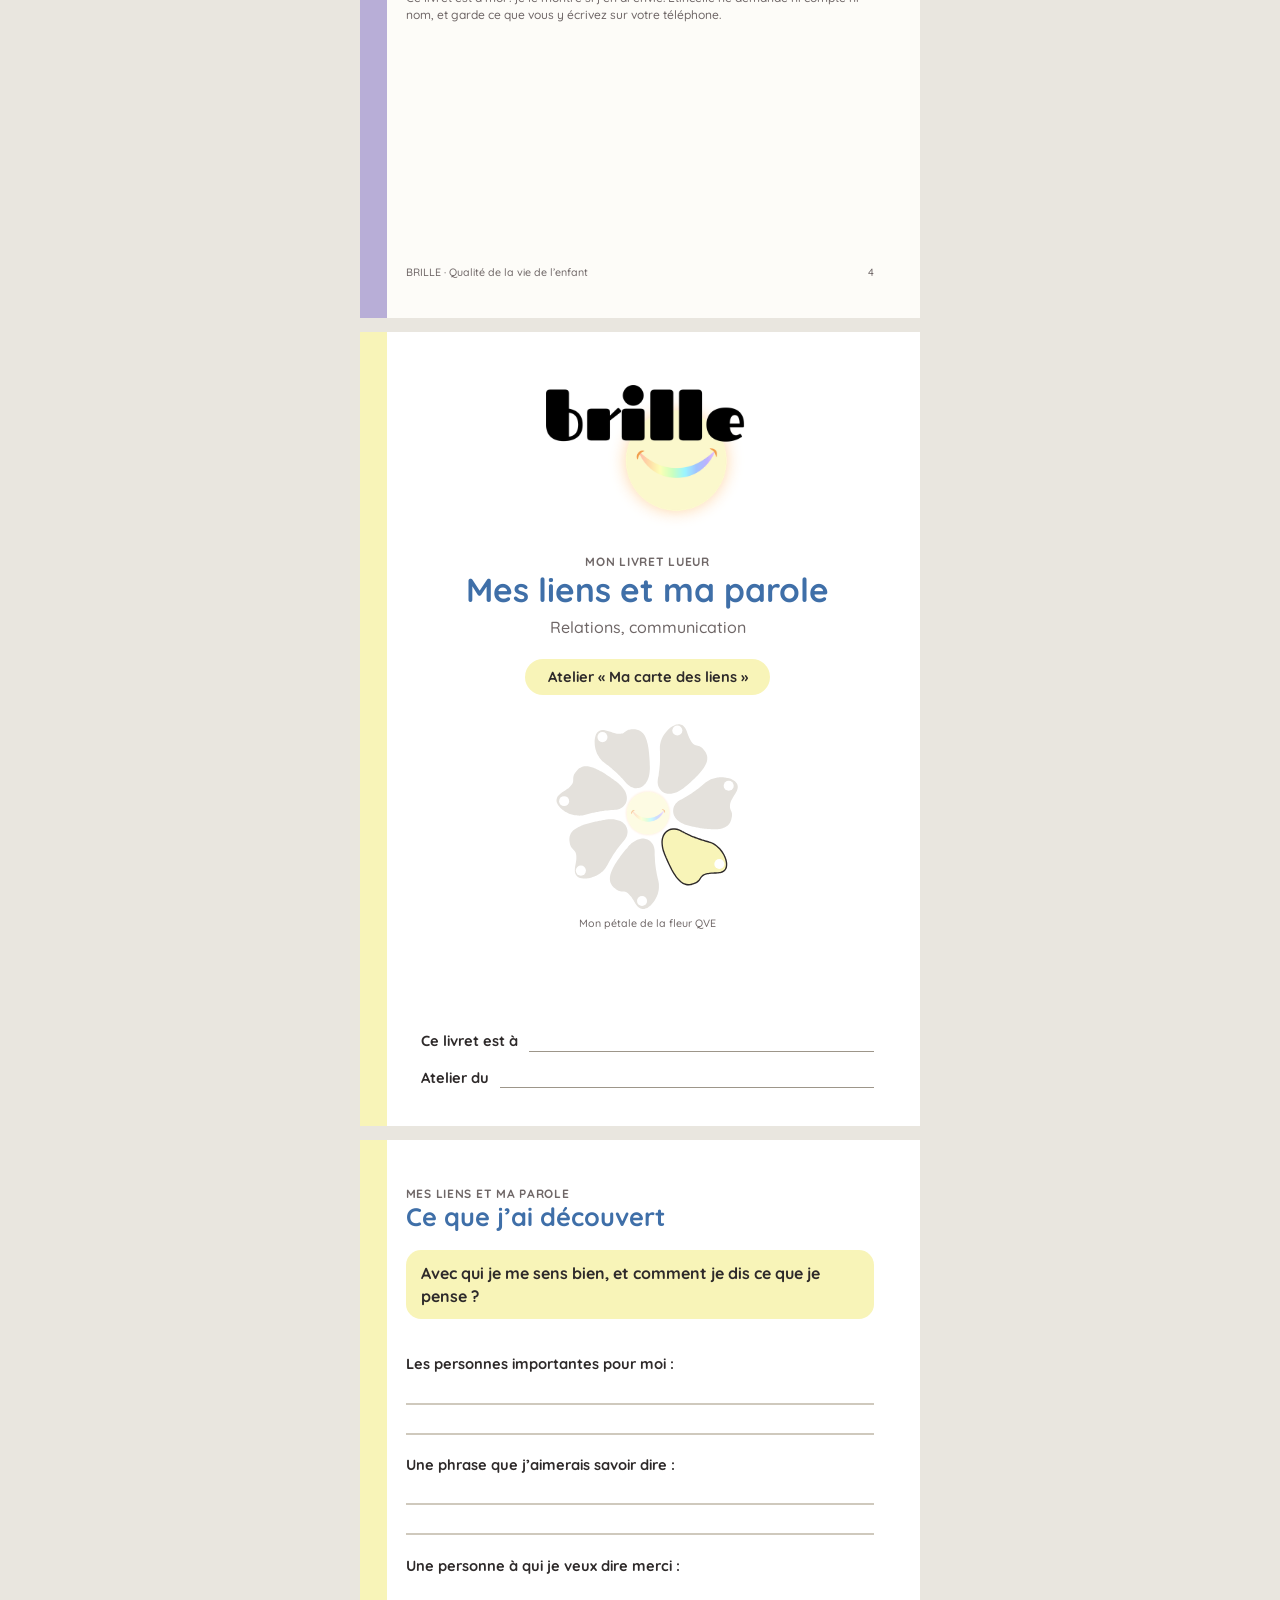
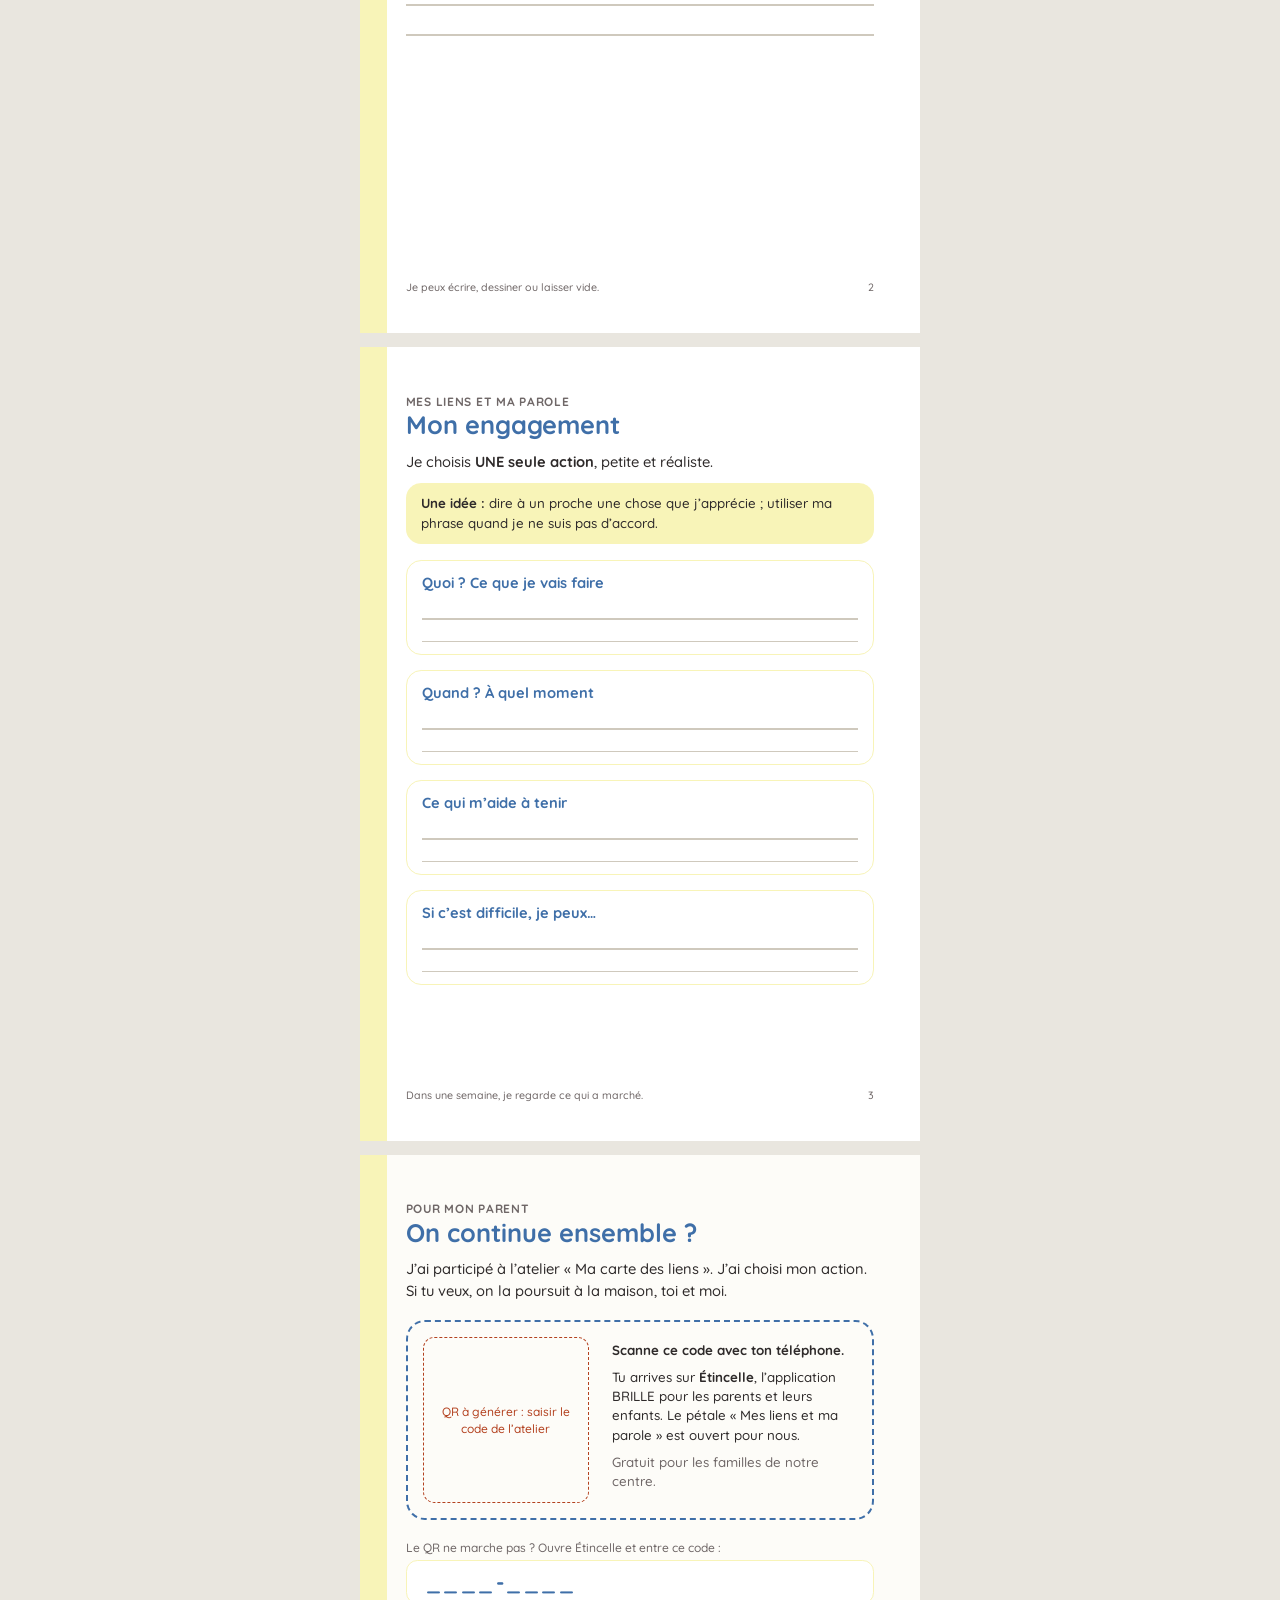
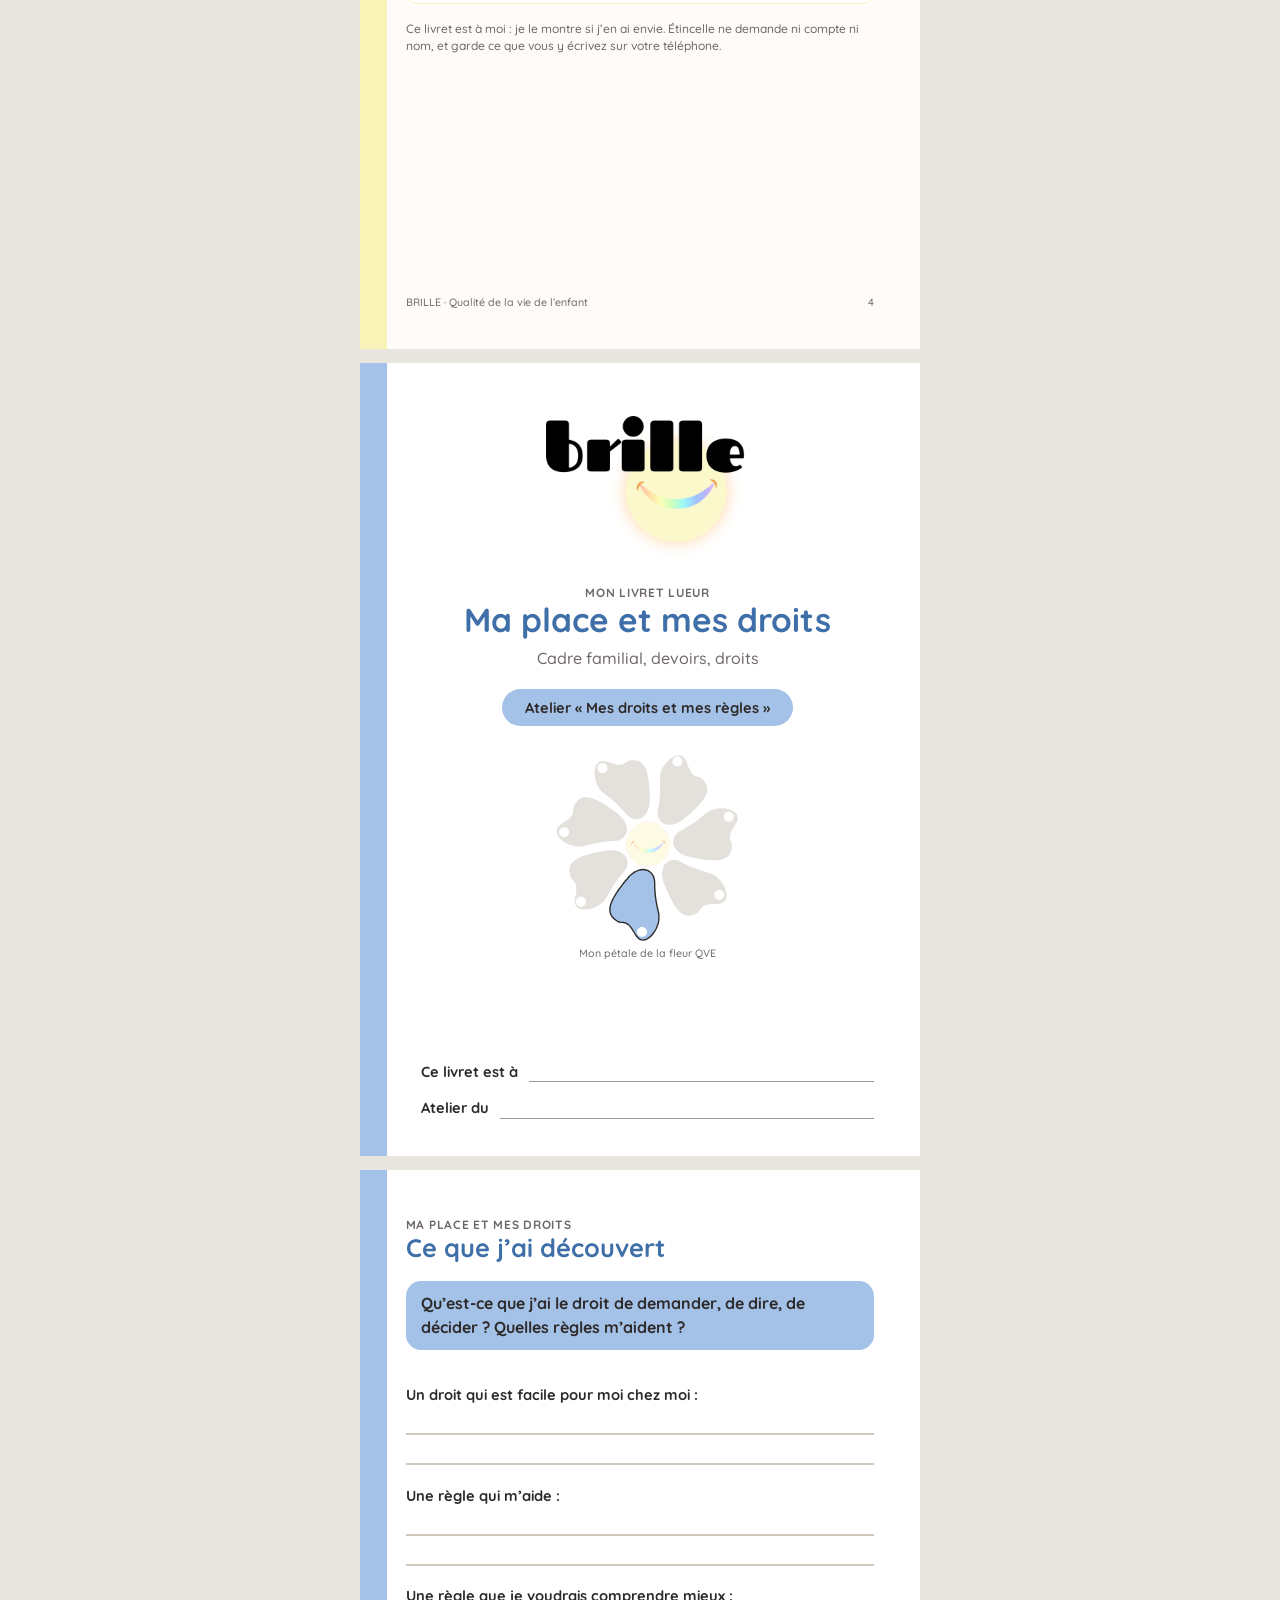
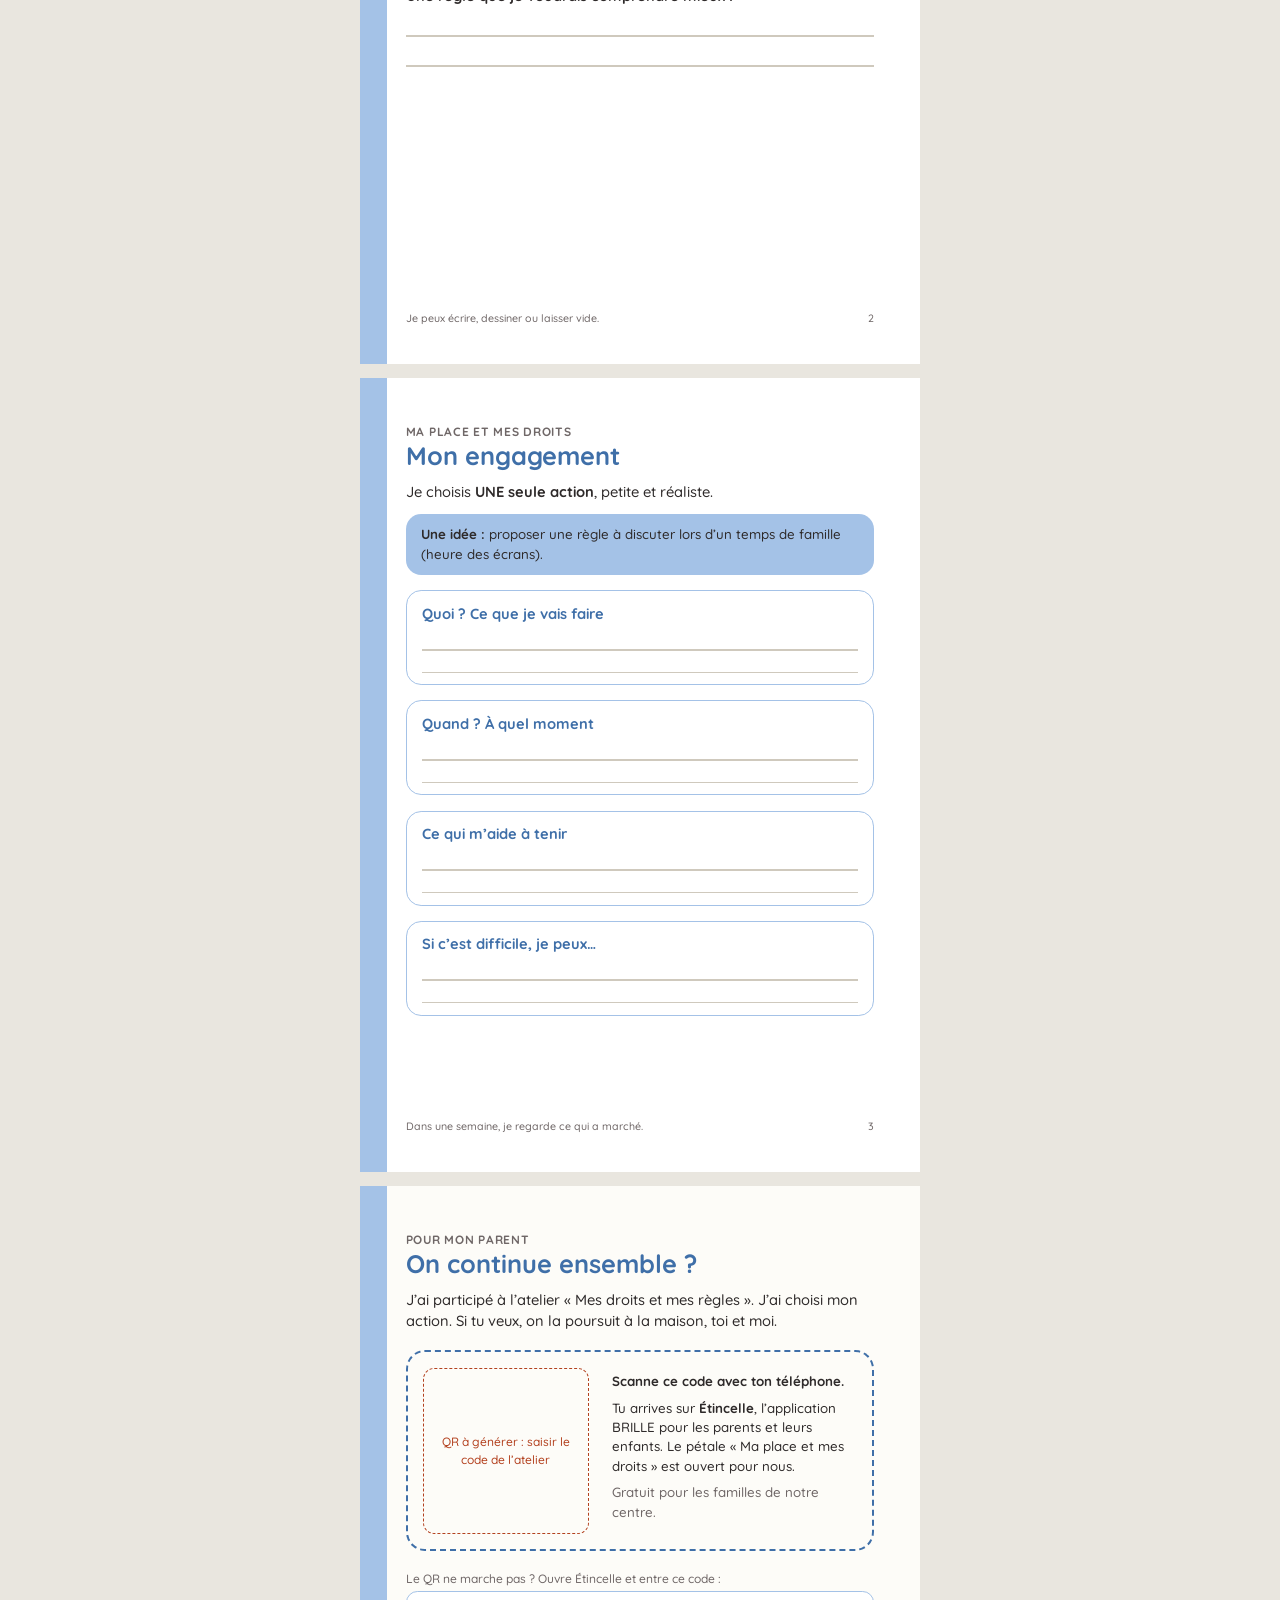
<file: livrets-lueur.html>
<!doctype html><html lang="fr"><head><meta charset="utf-8"><meta name="viewport" content="width=device-width,initial-scale=1"><title>Livrets Lueur – 7 pétales</title><style>@font-face { font-family: 'Quicksand'; font-style: normal; font-weight: 500; font-display: swap; src: url([data-uri]) format('woff2'); }
@font-face { font-family: 'Quicksand'; font-style: normal; font-weight: 700; font-display: swap; src: url([data-uri]) format('woff2'); }

:root{--ink:#2E2A2A;--blue:#3f6fa8;--orange:#f49f4c;--muted:#6f6767}
*{box-sizing:border-box}
body{margin:0;background:#e9e6df;color:var(--ink);font-family:'Quicksand',system-ui,sans-serif;font-size:11pt;line-height:1.45}
.cfg{z-index:5;background:#fff;border-bottom:2px solid #e4dfd6;padding:10px 16px;display:flex;flex-wrap:wrap;gap:10px 18px;align-items:end}
.cfg label{display:flex;flex-direction:column;font-size:12px;font-weight:700;color:var(--blue);gap:3px;flex:1;min-width:220px}
.cfg input{font:inherit;padding:7px 9px;border:2px solid #e4dfd6;border-radius:8px}
.cfg button{font:inherit;font-weight:700;padding:9px 16px;border:0;border-radius:999px;background:var(--blue);color:#fff;cursor:pointer}
.codes{display:flex;flex-wrap:wrap;gap:8px;flex-basis:100%}.codes label{min-width:120px;flex:1}.cfg p{margin:0;flex-basis:100%;font-size:12px;color:var(--muted)}
.warn{color:#b3411f!important;font-weight:700}
.page{width:148mm;height:210mm;margin:14px auto;background:#fff;position:relative;overflow:hidden;padding:12mm 12mm 10mm;display:flex;flex-direction:column;page-break-after:always;break-after:page}
.band{position:absolute;left:0;top:0;bottom:0;width:7mm}
.page>*{position:relative}.page>.band{position:absolute}
h1,h2{color:var(--blue);margin:0;line-height:1.15}
h2{font-size:19pt;margin-bottom:3mm}
.pt{font-size:9pt;font-weight:700;color:var(--muted);text-transform:uppercase;letter-spacing:.06em}
.q{font-weight:700;font-size:12pt;background:var(--pc);padding:3mm 4mm;border-radius:4mm;margin:2mm 0 5mm}
.ask{font-weight:700;margin:4mm 0 0}
.lines{height:17mm;background:repeating-linear-gradient(to bottom,transparent 0,transparent 7.5mm,#cfc9bd 7.5mm,#cfc9bd 7.9mm)}
.foot{margin-top:auto;font-size:8pt;color:var(--muted);display:flex;justify-content:space-between;align-items:center}
.cover{align-items:center;text-align:center;padding-left:16mm}
.cover>img{width:54mm;margin:2mm 0 5mm}
.cover h1{font-size:25pt;max-width:110mm}
.cover .sub{font-size:12pt;color:var(--muted);margin:2mm 0 5mm}
.badge{display:inline-block;background:var(--pc);padding:2mm 6mm;border-radius:999px;font-weight:700;font-size:11pt}
.fl{margin-top:7mm;text-align:center}.mini{width:50mm;height:auto;display:block;margin:0 auto}.fcap{font-size:8pt;color:var(--muted);margin-top:1mm}.me{width:100%;text-align:left;margin-top:auto}
.me div{display:flex;gap:3mm;align-items:end;margin-top:4mm;font-weight:700}
.me i{flex:1;border-bottom:.4mm solid #9d968a;height:5mm}
.eng{border:.5mm solid var(--pc);border-radius:4mm;padding:3mm 4mm;margin-bottom:4mm}
.eng b{display:block;color:var(--blue);margin-bottom:1mm}
.eng .lines{height:12mm;background-image:repeating-linear-gradient(to bottom,transparent 0,transparent 5.6mm,#cfc9bd 5.6mm,#cfc9bd 6mm)}
.ex{background:var(--pc);border-radius:4mm;padding:3mm 4mm;font-size:10pt;margin-bottom:4mm}
.par{background:#fdfcf8}
.qrbox{display:flex;gap:6mm;align-items:center;border:.6mm dashed var(--blue);border-radius:5mm;padding:4mm;margin:3mm 0}
.qrbox .qr{width:44mm;height:44mm;flex:none}.qrbox .qr svg{width:100%;height:100%;display:block}
.qrbox p{margin:0 0 2mm;font-size:10pt}
.codeg{font-weight:700;font-size:16pt;letter-spacing:.12em;color:var(--blue);border:.4mm solid var(--pc);background:#fff;border-radius:3mm;display:inline-block;padding:1.5mm 5mm;margin-top:1mm}.url{font-size:7.5pt;color:var(--muted);word-break:break-all}
.small{font-size:9pt;color:var(--muted)}
@page{size:A5;margin:0}
@media print{body{background:#fff}.cfg{display:none}.page{margin:0;box-shadow:none}*{-webkit-print-color-adjust:exact;print-color-adjust:exact}}
</style></head><body>
<div class="cfg"><label>Adresse d’Étincelle<input id="base" value="https://tsioryleonard-ship-it.github.io/brille/"></label><label>Nom du centre social<input id="centre" placeholder="ex. Centre social Les Lilas"></label><button id="print">Imprimer / PDF</button>
<p><b>Codes de l’atelier</b> : dans Étincelle (Plus, Gérer les familles), créez un code de groupe par atelier avec le seul pétale vécu, puis collez-le ici. Le QR ouvre l’app sans rien saisir. Ces champs ne sont pas imprimés.</p>
<div class="codes"><label>Organisation<input class="code" data-id="orga" placeholder="XXXX-XXXX"></label><label>Émotions<input class="code" data-id="emo" placeholder="XXXX-XXXX"></label><label>Apprentissages<input class="code" data-id="app" placeholder="XXXX-XXXX"></label><label>Liens<input class="code" data-id="liens" placeholder="XXXX-XXXX"></label><label>Droits<input class="code" data-id="place" placeholder="XXXX-XXXX"></label><label>Équilibre<input class="code" data-id="equi" placeholder="XXXX-XXXX"></label><label>Briller<input class="code" data-id="briller" placeholder="XXXX-XXXX"></label></div>
<p id="warn" class="warn">Un ou plusieurs codes sont vides : la page « Pour mon parent » du pétale concerné affiche « code à saisir » à la place du QR.</p>
<p>28 pages A5 : chaque livret (4 pages) tient sur une feuille A4 pliée. Imprimez uniquement les pétales dont vous avez saisi le code (choisissez les pages dans la fenêtre d’impression).</p></div>
<main id="out"></main><script>//---------------------------------------------------------------------
//
// QR Code Generator for JavaScript
//
// Copyright (c) 2009 Kazuhiko Arase
//
// URL: http://www.d-project.com/
//
// Licensed under the MIT license:
//  http://www.opensource.org/licenses/mit-license.php
//
// The word 'QR Code' is registered trademark of
// DENSO WAVE INCORPORATED
//  http://www.denso-wave.com/qrcode/faqpatent-e.html
//
//---------------------------------------------------------------------

var qrcode = function() {

  //---------------------------------------------------------------------
  // qrcode
  //---------------------------------------------------------------------

  /**
   * qrcode
   * @param typeNumber 1 to 40
   * @param errorCorrectionLevel 'L','M','Q','H'
   */
  var qrcode = function(typeNumber, errorCorrectionLevel) {

    var PAD0 = 0xEC;
    var PAD1 = 0x11;

    var _typeNumber = typeNumber;
    var _errorCorrectionLevel = QRErrorCorrectionLevel[errorCorrectionLevel];
    var _modules = null;
    var _moduleCount = 0;
    var _dataCache = null;
    var _dataList = [];

    var _this = {};

    var makeImpl = function(test, maskPattern) {

      _moduleCount = _typeNumber * 4 + 17;
      _modules = function(moduleCount) {
        var modules = new Array(moduleCount);
        for (var row = 0; row < moduleCount; row += 1) {
          modules[row] = new Array(moduleCount);
          for (var col = 0; col < moduleCount; col += 1) {
            modules[row][col] = null;
          }
        }
        return modules;
      }(_moduleCount);

      setupPositionProbePattern(0, 0);
      setupPositionProbePattern(_moduleCount - 7, 0);
      setupPositionProbePattern(0, _moduleCount - 7);
      setupPositionAdjustPattern();
      setupTimingPattern();
      setupTypeInfo(test, maskPattern);

      if (_typeNumber >= 7) {
        setupTypeNumber(test);
      }

      if (_dataCache == null) {
        _dataCache = createData(_typeNumber, _errorCorrectionLevel, _dataList);
      }

      mapData(_dataCache, maskPattern);
    };

    var setupPositionProbePattern = function(row, col) {

      for (var r = -1; r <= 7; r += 1) {

        if (row + r <= -1 || _moduleCount <= row + r) continue;

        for (var c = -1; c <= 7; c += 1) {

          if (col + c <= -1 || _moduleCount <= col + c) continue;

          if ( (0 <= r && r <= 6 && (c == 0 || c == 6) )
              || (0 <= c && c <= 6 && (r == 0 || r == 6) )
              || (2 <= r && r <= 4 && 2 <= c && c <= 4) ) {
            _modules[row + r][col + c] = true;
          } else {
            _modules[row + r][col + c] = false;
          }
        }
      }
    };

    var getBestMaskPattern = function() {

      var minLostPoint = 0;
      var pattern = 0;

      for (var i = 0; i < 8; i += 1) {

        makeImpl(true, i);

        var lostPoint = QRUtil.getLostPoint(_this);

        if (i == 0 || minLostPoint > lostPoint) {
          minLostPoint = lostPoint;
          pattern = i;
        }
      }

      return pattern;
    };

    var setupTimingPattern = function() {

      for (var r = 8; r < _moduleCount - 8; r += 1) {
        if (_modules[r][6] != null) {
          continue;
        }
        _modules[r][6] = (r % 2 == 0);
      }

      for (var c = 8; c < _moduleCount - 8; c += 1) {
        if (_modules[6][c] != null) {
          continue;
        }
        _modules[6][c] = (c % 2 == 0);
      }
    };

    var setupPositionAdjustPattern = function() {

      var pos = QRUtil.getPatternPosition(_typeNumber);

      for (var i = 0; i < pos.length; i += 1) {

        for (var j = 0; j < pos.length; j += 1) {

          var row = pos[i];
          var col = pos[j];

          if (_modules[row][col] != null) {
            continue;
          }

          for (var r = -2; r <= 2; r += 1) {

            for (var c = -2; c <= 2; c += 1) {

              if (r == -2 || r == 2 || c == -2 || c == 2
                  || (r == 0 && c == 0) ) {
                _modules[row + r][col + c] = true;
              } else {
                _modules[row + r][col + c] = false;
              }
            }
          }
        }
      }
    };

    var setupTypeNumber = function(test) {

      var bits = QRUtil.getBCHTypeNumber(_typeNumber);

      for (var i = 0; i < 18; i += 1) {
        var mod = (!test && ( (bits >> i) & 1) == 1);
        _modules[Math.floor(i / 3)][i % 3 + _moduleCount - 8 - 3] = mod;
      }

      for (var i = 0; i < 18; i += 1) {
        var mod = (!test && ( (bits >> i) & 1) == 1);
        _modules[i % 3 + _moduleCount - 8 - 3][Math.floor(i / 3)] = mod;
      }
    };

    var setupTypeInfo = function(test, maskPattern) {

      var data = (_errorCorrectionLevel << 3) | maskPattern;
      var bits = QRUtil.getBCHTypeInfo(data);

      // vertical
      for (var i = 0; i < 15; i += 1) {

        var mod = (!test && ( (bits >> i) & 1) == 1);

        if (i < 6) {
          _modules[i][8] = mod;
        } else if (i < 8) {
          _modules[i + 1][8] = mod;
        } else {
          _modules[_moduleCount - 15 + i][8] = mod;
        }
      }

      // horizontal
      for (var i = 0; i < 15; i += 1) {

        var mod = (!test && ( (bits >> i) & 1) == 1);

        if (i < 8) {
          _modules[8][_moduleCount - i - 1] = mod;
        } else if (i < 9) {
          _modules[8][15 - i - 1 + 1] = mod;
        } else {
          _modules[8][15 - i - 1] = mod;
        }
      }

      // fixed module
      _modules[_moduleCount - 8][8] = (!test);
    };

    var mapData = function(data, maskPattern) {

      var inc = -1;
      var row = _moduleCount - 1;
      var bitIndex = 7;
      var byteIndex = 0;
      var maskFunc = QRUtil.getMaskFunction(maskPattern);

      for (var col = _moduleCount - 1; col > 0; col -= 2) {

        if (col == 6) col -= 1;

        while (true) {

          for (var c = 0; c < 2; c += 1) {

            if (_modules[row][col - c] == null) {

              var dark = false;

              if (byteIndex < data.length) {
                dark = ( ( (data[byteIndex] >>> bitIndex) & 1) == 1);
              }

              var mask = maskFunc(row, col - c);

              if (mask) {
                dark = !dark;
              }

              _modules[row][col - c] = dark;
              bitIndex -= 1;

              if (bitIndex == -1) {
                byteIndex += 1;
                bitIndex = 7;
              }
            }
          }

          row += inc;

          if (row < 0 || _moduleCount <= row) {
            row -= inc;
            inc = -inc;
            break;
          }
        }
      }
    };

    var createBytes = function(buffer, rsBlocks) {

      var offset = 0;

      var maxDcCount = 0;
      var maxEcCount = 0;

      var dcdata = new Array(rsBlocks.length);
      var ecdata = new Array(rsBlocks.length);

      for (var r = 0; r < rsBlocks.length; r += 1) {

        var dcCount = rsBlocks[r].dataCount;
        var ecCount = rsBlocks[r].totalCount - dcCount;

        maxDcCount = Math.max(maxDcCount, dcCount);
        maxEcCount = Math.max(maxEcCount, ecCount);

        dcdata[r] = new Array(dcCount);

        for (var i = 0; i < dcdata[r].length; i += 1) {
          dcdata[r][i] = 0xff & buffer.getBuffer()[i + offset];
        }
        offset += dcCount;

        var rsPoly = QRUtil.getErrorCorrectPolynomial(ecCount);
        var rawPoly = qrPolynomial(dcdata[r], rsPoly.getLength() - 1);

        var modPoly = rawPoly.mod(rsPoly);
        ecdata[r] = new Array(rsPoly.getLength() - 1);
        for (var i = 0; i < ecdata[r].length; i += 1) {
          var modIndex = i + modPoly.getLength() - ecdata[r].length;
          ecdata[r][i] = (modIndex >= 0)? modPoly.getAt(modIndex) : 0;
        }
      }

      var totalCodeCount = 0;
      for (var i = 0; i < rsBlocks.length; i += 1) {
        totalCodeCount += rsBlocks[i].totalCount;
      }

      var data = new Array(totalCodeCount);
      var index = 0;

      for (var i = 0; i < maxDcCount; i += 1) {
        for (var r = 0; r < rsBlocks.length; r += 1) {
          if (i < dcdata[r].length) {
            data[index] = dcdata[r][i];
            index += 1;
          }
        }
      }

      for (var i = 0; i < maxEcCount; i += 1) {
        for (var r = 0; r < rsBlocks.length; r += 1) {
          if (i < ecdata[r].length) {
            data[index] = ecdata[r][i];
            index += 1;
          }
        }
      }

      return data;
    };

    var createData = function(typeNumber, errorCorrectionLevel, dataList) {

      var rsBlocks = QRRSBlock.getRSBlocks(typeNumber, errorCorrectionLevel);

      var buffer = qrBitBuffer();

      for (var i = 0; i < dataList.length; i += 1) {
        var data = dataList[i];
        buffer.put(data.getMode(), 4);
        buffer.put(data.getLength(), QRUtil.getLengthInBits(data.getMode(), typeNumber) );
        data.write(buffer);
      }

      // calc num max data.
      var totalDataCount = 0;
      for (var i = 0; i < rsBlocks.length; i += 1) {
        totalDataCount += rsBlocks[i].dataCount;
      }

      if (buffer.getLengthInBits() > totalDataCount * 8) {
        throw 'code length overflow. ('
          + buffer.getLengthInBits()
          + '>'
          + totalDataCount * 8
          + ')';
      }

      // end code
      if (buffer.getLengthInBits() + 4 <= totalDataCount * 8) {
        buffer.put(0, 4);
      }

      // padding
      while (buffer.getLengthInBits() % 8 != 0) {
        buffer.putBit(false);
      }

      // padding
      while (true) {

        if (buffer.getLengthInBits() >= totalDataCount * 8) {
          break;
        }
        buffer.put(PAD0, 8);

        if (buffer.getLengthInBits() >= totalDataCount * 8) {
          break;
        }
        buffer.put(PAD1, 8);
      }

      return createBytes(buffer, rsBlocks);
    };

    _this.addData = function(data, mode) {

      mode = mode || 'Byte';

      var newData = null;

      switch(mode) {
      case 'Numeric' :
        newData = qrNumber(data);
        break;
      case 'Alphanumeric' :
        newData = qrAlphaNum(data);
        break;
      case 'Byte' :
        newData = qr8BitByte(data);
        break;
      case 'Kanji' :
        newData = qrKanji(data);
        break;
      default :
        throw 'mode:' + mode;
      }

      _dataList.push(newData);
      _dataCache = null;
    };

    _this.isDark = function(row, col) {
      if (row < 0 || _moduleCount <= row || col < 0 || _moduleCount <= col) {
        throw row + ',' + col;
      }
      return _modules[row][col];
    };

    _this.getModuleCount = function() {
      return _moduleCount;
    };

    _this.make = function() {
      if (_typeNumber < 1) {
        var typeNumber = 1;

        for (; typeNumber < 40; typeNumber++) {
          var rsBlocks = QRRSBlock.getRSBlocks(typeNumber, _errorCorrectionLevel);
          var buffer = qrBitBuffer();

          for (var i = 0; i < _dataList.length; i++) {
            var data = _dataList[i];
            buffer.put(data.getMode(), 4);
            buffer.put(data.getLength(), QRUtil.getLengthInBits(data.getMode(), typeNumber) );
            data.write(buffer);
          }

          var totalDataCount = 0;
          for (var i = 0; i < rsBlocks.length; i++) {
            totalDataCount += rsBlocks[i].dataCount;
          }

          if (buffer.getLengthInBits() <= totalDataCount * 8) {
            break;
          }
        }

        _typeNumber = typeNumber;
      }

      makeImpl(false, getBestMaskPattern() );
    };

    _this.createTableTag = function(cellSize, margin) {

      cellSize = cellSize || 2;
      margin = (typeof margin == 'undefined')? cellSize * 4 : margin;

      var qrHtml = '';

      qrHtml += '<table style="';
      qrHtml += ' border-width: 0px; border-style: none;';
      qrHtml += ' border-collapse: collapse;';
      qrHtml += ' padding: 0px; margin: ' + margin + 'px;';
      qrHtml += '">';
      qrHtml += '<tbody>';

      for (var r = 0; r < _this.getModuleCount(); r += 1) {

        qrHtml += '<tr>';

        for (var c = 0; c < _this.getModuleCount(); c += 1) {
          qrHtml += '<td style="';
          qrHtml += ' border-width: 0px; border-style: none;';
          qrHtml += ' border-collapse: collapse;';
          qrHtml += ' padding: 0px; margin: 0px;';
          qrHtml += ' width: ' + cellSize + 'px;';
          qrHtml += ' height: ' + cellSize + 'px;';
          qrHtml += ' background-color: ';
          qrHtml += _this.isDark(r, c)? '#000000' : '#ffffff';
          qrHtml += ';';
          qrHtml += '"/>';
        }

        qrHtml += '</tr>';
      }

      qrHtml += '</tbody>';
      qrHtml += '</table>';

      return qrHtml;
    };

    _this.createSvgTag = function(cellSize, margin, alt, title) {

      var opts = {};
      if (typeof arguments[0] == 'object') {
        // Called by options.
        opts = arguments[0];
        // overwrite cellSize and margin.
        cellSize = opts.cellSize;
        margin = opts.margin;
        alt = opts.alt;
        title = opts.title;
      }

      cellSize = cellSize || 2;
      margin = (typeof margin == 'undefined')? cellSize * 4 : margin;

      // Compose alt property surrogate
      alt = (typeof alt === 'string') ? {text: alt} : alt || {};
      alt.text = alt.text || null;
      alt.id = (alt.text) ? alt.id || 'qrcode-description' : null;

      // Compose title property surrogate
      title = (typeof title === 'string') ? {text: title} : title || {};
      title.text = title.text || null;
      title.id = (title.text) ? title.id || 'qrcode-title' : null;

      var size = _this.getModuleCount() * cellSize + margin * 2;
      var c, mc, r, mr, qrSvg='', rect;

      rect = 'l' + cellSize + ',0 0,' + cellSize +
        ' -' + cellSize + ',0 0,-' + cellSize + 'z ';

      qrSvg += '<svg version="1.1" xmlns="http://www.w3.org/2000/svg"';
      qrSvg += !opts.scalable ? ' width="' + size + 'px" height="' + size + 'px"' : '';
      qrSvg += ' viewBox="0 0 ' + size + ' ' + size + '" ';
      qrSvg += ' preserveAspectRatio="xMinYMin meet"';
      qrSvg += (title.text || alt.text) ? ' role="img" aria-labelledby="' +
          escapeXml([title.id, alt.id].join(' ').trim() ) + '"' : '';
      qrSvg += '>';
      qrSvg += (title.text) ? '<title id="' + escapeXml(title.id) + '">' +
          escapeXml(title.text) + '</title>' : '';
      qrSvg += (alt.text) ? '<description id="' + escapeXml(alt.id) + '">' +
          escapeXml(alt.text) + '</description>' : '';
      qrSvg += '<rect width="100%" height="100%" fill="white" cx="0" cy="0"/>';
      qrSvg += '<path d="';

      for (r = 0; r < _this.getModuleCount(); r += 1) {
        mr = r * cellSize + margin;
        for (c = 0; c < _this.getModuleCount(); c += 1) {
          if (_this.isDark(r, c) ) {
            mc = c*cellSize+margin;
            qrSvg += 'M' + mc + ',' + mr + rect;
          }
        }
      }

      qrSvg += '" stroke="transparent" fill="black"/>';
      qrSvg += '</svg>';

      return qrSvg;
    };

    _this.createDataURL = function(cellSize, margin) {

      cellSize = cellSize || 2;
      margin = (typeof margin == 'undefined')? cellSize * 4 : margin;

      var size = _this.getModuleCount() * cellSize + margin * 2;
      var min = margin;
      var max = size - margin;

      return createDataURL(size, size, function(x, y) {
        if (min <= x && x < max && min <= y && y < max) {
          var c = Math.floor( (x - min) / cellSize);
          var r = Math.floor( (y - min) / cellSize);
          return _this.isDark(r, c)? 0 : 1;
        } else {
          return 1;
        }
      } );
    };

    _this.createImgTag = function(cellSize, margin, alt) {

      cellSize = cellSize || 2;
      margin = (typeof margin == 'undefined')? cellSize * 4 : margin;

      var size = _this.getModuleCount() * cellSize + margin * 2;

      var img = '';
      img += '<img';
      img += '\u0020src="';
      img += _this.createDataURL(cellSize, margin);
      img += '"';
      img += '\u0020width="';
      img += size;
      img += '"';
      img += '\u0020height="';
      img += size;
      img += '"';
      if (alt) {
        img += '\u0020alt="';
        img += escapeXml(alt);
        img += '"';
      }
      img += '/>';

      return img;
    };

    var escapeXml = function(s) {
      var escaped = '';
      for (var i = 0; i < s.length; i += 1) {
        var c = s.charAt(i);
        switch(c) {
        case '<': escaped += '&lt;'; break;
        case '>': escaped += '&gt;'; break;
        case '&': escaped += '&amp;'; break;
        case '"': escaped += '&quot;'; break;
        default : escaped += c; break;
        }
      }
      return escaped;
    };

    var _createHalfASCII = function(margin) {
      var cellSize = 1;
      margin = (typeof margin == 'undefined')? cellSize * 2 : margin;

      var size = _this.getModuleCount() * cellSize + margin * 2;
      var min = margin;
      var max = size - margin;

      var y, x, r1, r2, p;

      var blocks = {
        '██': '█',
        '█ ': '▀',
        ' █': '▄',
        '  ': ' '
      };

      var blocksLastLineNoMargin = {
        '██': '▀',
        '█ ': '▀',
        ' █': ' ',
        '  ': ' '
      };

      var ascii = '';
      for (y = 0; y < size; y += 2) {
        r1 = Math.floor((y - min) / cellSize);
        r2 = Math.floor((y + 1 - min) / cellSize);
        for (x = 0; x < size; x += 1) {
          p = '█';

          if (min <= x && x < max && min <= y && y < max && _this.isDark(r1, Math.floor((x - min) / cellSize))) {
            p = ' ';
          }

          if (min <= x && x < max && min <= y+1 && y+1 < max && _this.isDark(r2, Math.floor((x - min) / cellSize))) {
            p += ' ';
          }
          else {
            p += '█';
          }

          // Output 2 characters per pixel, to create full square. 1 character per pixels gives only half width of square.
          ascii += (margin < 1 && y+1 >= max) ? blocksLastLineNoMargin[p] : blocks[p];
        }

        ascii += '\n';
      }

      if (size % 2 && margin > 0) {
        return ascii.substring(0, ascii.length - size - 1) + Array(size+1).join('▀');
      }

      return ascii.substring(0, ascii.length-1);
    };

    _this.createASCII = function(cellSize, margin) {
      cellSize = cellSize || 1;

      if (cellSize < 2) {
        return _createHalfASCII(margin);
      }

      cellSize -= 1;
      margin = (typeof margin == 'undefined')? cellSize * 2 : margin;

      var size = _this.getModuleCount() * cellSize + margin * 2;
      var min = margin;
      var max = size - margin;

      var y, x, r, p;

      var white = Array(cellSize+1).join('██');
      var black = Array(cellSize+1).join('  ');

      var ascii = '';
      var line = '';
      for (y = 0; y < size; y += 1) {
        r = Math.floor( (y - min) / cellSize);
        line = '';
        for (x = 0; x < size; x += 1) {
          p = 1;

          if (min <= x && x < max && min <= y && y < max && _this.isDark(r, Math.floor((x - min) / cellSize))) {
            p = 0;
          }

          // Output 2 characters per pixel, to create full square. 1 character per pixels gives only half width of square.
          line += p ? white : black;
        }

        for (r = 0; r < cellSize; r += 1) {
          ascii += line + '\n';
        }
      }

      return ascii.substring(0, ascii.length-1);
    };

    _this.renderTo2dContext = function(context, cellSize) {
      cellSize = cellSize || 2;
      var length = _this.getModuleCount();
      for (var row = 0; row < length; row++) {
        for (var col = 0; col < length; col++) {
          context.fillStyle = _this.isDark(row, col) ? 'black' : 'white';
          context.fillRect(col * cellSize, row * cellSize, cellSize, cellSize);
        }
      }
    }

    return _this;
  };

  //---------------------------------------------------------------------
  // qrcode.stringToBytes
  //---------------------------------------------------------------------

  qrcode.stringToBytesFuncs = {
    'default' : function(s) {
      var bytes = [];
      for (var i = 0; i < s.length; i += 1) {
        var c = s.charCodeAt(i);
        bytes.push(c & 0xff);
      }
      return bytes;
    }
  };

  qrcode.stringToBytes = qrcode.stringToBytesFuncs['default'];

  //---------------------------------------------------------------------
  // qrcode.createStringToBytes
  //---------------------------------------------------------------------

  /**
   * @param unicodeData base64 string of byte array.
   * [16bit Unicode],[16bit Bytes], ...
   * @param numChars
   */
  qrcode.createStringToBytes = function(unicodeData, numChars) {

    // create conversion map.

    var unicodeMap = function() {

      var bin = base64DecodeInputStream(unicodeData);
      var read = function() {
        var b = bin.read();
        if (b == -1) throw 'eof';
        return b;
      };

      var count = 0;
      var unicodeMap = {};
      while (true) {
        var b0 = bin.read();
        if (b0 == -1) break;
        var b1 = read();
        var b2 = read();
        var b3 = read();
        var k = String.fromCharCode( (b0 << 8) | b1);
        var v = (b2 << 8) | b3;
        unicodeMap[k] = v;
        count += 1;
      }
      if (count != numChars) {
        throw count + ' != ' + numChars;
      }

      return unicodeMap;
    }();

    var unknownChar = '?'.charCodeAt(0);

    return function(s) {
      var bytes = [];
      for (var i = 0; i < s.length; i += 1) {
        var c = s.charCodeAt(i);
        if (c < 128) {
          bytes.push(c);
        } else {
          var b = unicodeMap[s.charAt(i)];
          if (typeof b == 'number') {
            if ( (b & 0xff) == b) {
              // 1byte
              bytes.push(b);
            } else {
              // 2bytes
              bytes.push(b >>> 8);
              bytes.push(b & 0xff);
            }
          } else {
            bytes.push(unknownChar);
          }
        }
      }
      return bytes;
    };
  };

  //---------------------------------------------------------------------
  // QRMode
  //---------------------------------------------------------------------

  var QRMode = {
    MODE_NUMBER :    1 << 0,
    MODE_ALPHA_NUM : 1 << 1,
    MODE_8BIT_BYTE : 1 << 2,
    MODE_KANJI :     1 << 3
  };

  //---------------------------------------------------------------------
  // QRErrorCorrectionLevel
  //---------------------------------------------------------------------

  var QRErrorCorrectionLevel = {
    L : 1,
    M : 0,
    Q : 3,
    H : 2
  };

  //---------------------------------------------------------------------
  // QRMaskPattern
  //---------------------------------------------------------------------

  var QRMaskPattern = {
    PATTERN000 : 0,
    PATTERN001 : 1,
    PATTERN010 : 2,
    PATTERN011 : 3,
    PATTERN100 : 4,
    PATTERN101 : 5,
    PATTERN110 : 6,
    PATTERN111 : 7
  };

  //---------------------------------------------------------------------
  // QRUtil
  //---------------------------------------------------------------------

  var QRUtil = function() {

    var PATTERN_POSITION_TABLE = [
      [],
      [6, 18],
      [6, 22],
      [6, 26],
      [6, 30],
      [6, 34],
      [6, 22, 38],
      [6, 24, 42],
      [6, 26, 46],
      [6, 28, 50],
      [6, 30, 54],
      [6, 32, 58],
      [6, 34, 62],
      [6, 26, 46, 66],
      [6, 26, 48, 70],
      [6, 26, 50, 74],
      [6, 30, 54, 78],
      [6, 30, 56, 82],
      [6, 30, 58, 86],
      [6, 34, 62, 90],
      [6, 28, 50, 72, 94],
      [6, 26, 50, 74, 98],
      [6, 30, 54, 78, 102],
      [6, 28, 54, 80, 106],
      [6, 32, 58, 84, 110],
      [6, 30, 58, 86, 114],
      [6, 34, 62, 90, 118],
      [6, 26, 50, 74, 98, 122],
      [6, 30, 54, 78, 102, 126],
      [6, 26, 52, 78, 104, 130],
      [6, 30, 56, 82, 108, 134],
      [6, 34, 60, 86, 112, 138],
      [6, 30, 58, 86, 114, 142],
      [6, 34, 62, 90, 118, 146],
      [6, 30, 54, 78, 102, 126, 150],
      [6, 24, 50, 76, 102, 128, 154],
      [6, 28, 54, 80, 106, 132, 158],
      [6, 32, 58, 84, 110, 136, 162],
      [6, 26, 54, 82, 110, 138, 166],
      [6, 30, 58, 86, 114, 142, 170]
    ];
    var G15 = (1 << 10) | (1 << 8) | (1 << 5) | (1 << 4) | (1 << 2) | (1 << 1) | (1 << 0);
    var G18 = (1 << 12) | (1 << 11) | (1 << 10) | (1 << 9) | (1 << 8) | (1 << 5) | (1 << 2) | (1 << 0);
    var G15_MASK = (1 << 14) | (1 << 12) | (1 << 10) | (1 << 4) | (1 << 1);

    var _this = {};

    var getBCHDigit = function(data) {
      var digit = 0;
      while (data != 0) {
        digit += 1;
        data >>>= 1;
      }
      return digit;
    };

    _this.getBCHTypeInfo = function(data) {
      var d = data << 10;
      while (getBCHDigit(d) - getBCHDigit(G15) >= 0) {
        d ^= (G15 << (getBCHDigit(d) - getBCHDigit(G15) ) );
      }
      return ( (data << 10) | d) ^ G15_MASK;
    };

    _this.getBCHTypeNumber = function(data) {
      var d = data << 12;
      while (getBCHDigit(d) - getBCHDigit(G18) >= 0) {
        d ^= (G18 << (getBCHDigit(d) - getBCHDigit(G18) ) );
      }
      return (data << 12) | d;
    };

    _this.getPatternPosition = function(typeNumber) {
      return PATTERN_POSITION_TABLE[typeNumber - 1];
    };

    _this.getMaskFunction = function(maskPattern) {

      switch (maskPattern) {

      case QRMaskPattern.PATTERN000 :
        return function(i, j) { return (i + j) % 2 == 0; };
      case QRMaskPattern.PATTERN001 :
        return function(i, j) { return i % 2 == 0; };
      case QRMaskPattern.PATTERN010 :
        return function(i, j) { return j % 3 == 0; };
      case QRMaskPattern.PATTERN011 :
        return function(i, j) { return (i + j) % 3 == 0; };
      case QRMaskPattern.PATTERN100 :
        return function(i, j) { return (Math.floor(i / 2) + Math.floor(j / 3) ) % 2 == 0; };
      case QRMaskPattern.PATTERN101 :
        return function(i, j) { return (i * j) % 2 + (i * j) % 3 == 0; };
      case QRMaskPattern.PATTERN110 :
        return function(i, j) { return ( (i * j) % 2 + (i * j) % 3) % 2 == 0; };
      case QRMaskPattern.PATTERN111 :
        return function(i, j) { return ( (i * j) % 3 + (i + j) % 2) % 2 == 0; };

      default :
        throw 'bad maskPattern:' + maskPattern;
      }
    };

    _this.getErrorCorrectPolynomial = function(errorCorrectLength) {
      var a = qrPolynomial([1], 0);
      for (var i = 0; i < errorCorrectLength; i += 1) {
        a = a.multiply(qrPolynomial([1, QRMath.gexp(i)], 0) );
      }
      return a;
    };

    _this.getLengthInBits = function(mode, type) {

      if (1 <= type && type < 10) {

        // 1 - 9

        switch(mode) {
        case QRMode.MODE_NUMBER    : return 10;
        case QRMode.MODE_ALPHA_NUM : return 9;
        case QRMode.MODE_8BIT_BYTE : return 8;
        case QRMode.MODE_KANJI     : return 8;
        default :
          throw 'mode:' + mode;
        }

      } else if (type < 27) {

        // 10 - 26

        switch(mode) {
        case QRMode.MODE_NUMBER    : return 12;
        case QRMode.MODE_ALPHA_NUM : return 11;
        case QRMode.MODE_8BIT_BYTE : return 16;
        case QRMode.MODE_KANJI     : return 10;
        default :
          throw 'mode:' + mode;
        }

      } else if (type < 41) {

        // 27 - 40

        switch(mode) {
        case QRMode.MODE_NUMBER    : return 14;
        case QRMode.MODE_ALPHA_NUM : return 13;
        case QRMode.MODE_8BIT_BYTE : return 16;
        case QRMode.MODE_KANJI     : return 12;
        default :
          throw 'mode:' + mode;
        }

      } else {
        throw 'type:' + type;
      }
    };

    _this.getLostPoint = function(qrcode) {

      var moduleCount = qrcode.getModuleCount();

      var lostPoint = 0;

      // LEVEL1

      for (var row = 0; row < moduleCount; row += 1) {
        for (var col = 0; col < moduleCount; col += 1) {

          var sameCount = 0;
          var dark = qrcode.isDark(row, col);

          for (var r = -1; r <= 1; r += 1) {

            if (row + r < 0 || moduleCount <= row + r) {
              continue;
            }

            for (var c = -1; c <= 1; c += 1) {

              if (col + c < 0 || moduleCount <= col + c) {
                continue;
              }

              if (r == 0 && c == 0) {
                continue;
              }

              if (dark == qrcode.isDark(row + r, col + c) ) {
                sameCount += 1;
              }
            }
          }

          if (sameCount > 5) {
            lostPoint += (3 + sameCount - 5);
          }
        }
      };

      // LEVEL2

      for (var row = 0; row < moduleCount - 1; row += 1) {
        for (var col = 0; col < moduleCount - 1; col += 1) {
          var count = 0;
          if (qrcode.isDark(row, col) ) count += 1;
          if (qrcode.isDark(row + 1, col) ) count += 1;
          if (qrcode.isDark(row, col + 1) ) count += 1;
          if (qrcode.isDark(row + 1, col + 1) ) count += 1;
          if (count == 0 || count == 4) {
            lostPoint += 3;
          }
        }
      }

      // LEVEL3

      for (var row = 0; row < moduleCount; row += 1) {
        for (var col = 0; col < moduleCount - 6; col += 1) {
          if (qrcode.isDark(row, col)
              && !qrcode.isDark(row, col + 1)
              &&  qrcode.isDark(row, col + 2)
              &&  qrcode.isDark(row, col + 3)
              &&  qrcode.isDark(row, col + 4)
              && !qrcode.isDark(row, col + 5)
              &&  qrcode.isDark(row, col + 6) ) {
            lostPoint += 40;
          }
        }
      }

      for (var col = 0; col < moduleCount; col += 1) {
        for (var row = 0; row < moduleCount - 6; row += 1) {
          if (qrcode.isDark(row, col)
              && !qrcode.isDark(row + 1, col)
              &&  qrcode.isDark(row + 2, col)
              &&  qrcode.isDark(row + 3, col)
              &&  qrcode.isDark(row + 4, col)
              && !qrcode.isDark(row + 5, col)
              &&  qrcode.isDark(row + 6, col) ) {
            lostPoint += 40;
          }
        }
      }

      // LEVEL4

      var darkCount = 0;

      for (var col = 0; col < moduleCount; col += 1) {
        for (var row = 0; row < moduleCount; row += 1) {
          if (qrcode.isDark(row, col) ) {
            darkCount += 1;
          }
        }
      }

      var ratio = Math.abs(100 * darkCount / moduleCount / moduleCount - 50) / 5;
      lostPoint += ratio * 10;

      return lostPoint;
    };

    return _this;
  }();

  //---------------------------------------------------------------------
  // QRMath
  //---------------------------------------------------------------------

  var QRMath = function() {

    var EXP_TABLE = new Array(256);
    var LOG_TABLE = new Array(256);

    // initialize tables
    for (var i = 0; i < 8; i += 1) {
      EXP_TABLE[i] = 1 << i;
    }
    for (var i = 8; i < 256; i += 1) {
      EXP_TABLE[i] = EXP_TABLE[i - 4]
        ^ EXP_TABLE[i - 5]
        ^ EXP_TABLE[i - 6]
        ^ EXP_TABLE[i - 8];
    }
    for (var i = 0; i < 255; i += 1) {
      LOG_TABLE[EXP_TABLE[i] ] = i;
    }

    var _this = {};

    _this.glog = function(n) {

      if (n < 1) {
        throw 'glog(' + n + ')';
      }

      return LOG_TABLE[n];
    };

    _this.gexp = function(n) {

      while (n < 0) {
        n += 255;
      }

      while (n >= 256) {
        n -= 255;
      }

      return EXP_TABLE[n];
    };

    return _this;
  }();

  //---------------------------------------------------------------------
  // qrPolynomial
  //---------------------------------------------------------------------

  function qrPolynomial(num, shift) {

    if (typeof num.length == 'undefined') {
      throw num.length + '/' + shift;
    }

    var _num = function() {
      var offset = 0;
      while (offset < num.length && num[offset] == 0) {
        offset += 1;
      }
      var _num = new Array(num.length - offset + shift);
      for (var i = 0; i < num.length - offset; i += 1) {
        _num[i] = num[i + offset];
      }
      return _num;
    }();

    var _this = {};

    _this.getAt = function(index) {
      return _num[index];
    };

    _this.getLength = function() {
      return _num.length;
    };

    _this.multiply = function(e) {

      var num = new Array(_this.getLength() + e.getLength() - 1);

      for (var i = 0; i < _this.getLength(); i += 1) {
        for (var j = 0; j < e.getLength(); j += 1) {
          num[i + j] ^= QRMath.gexp(QRMath.glog(_this.getAt(i) ) + QRMath.glog(e.getAt(j) ) );
        }
      }

      return qrPolynomial(num, 0);
    };

    _this.mod = function(e) {

      if (_this.getLength() - e.getLength() < 0) {
        return _this;
      }

      var ratio = QRMath.glog(_this.getAt(0) ) - QRMath.glog(e.getAt(0) );

      var num = new Array(_this.getLength() );
      for (var i = 0; i < _this.getLength(); i += 1) {
        num[i] = _this.getAt(i);
      }

      for (var i = 0; i < e.getLength(); i += 1) {
        num[i] ^= QRMath.gexp(QRMath.glog(e.getAt(i) ) + ratio);
      }

      // recursive call
      return qrPolynomial(num, 0).mod(e);
    };

    return _this;
  };

  //---------------------------------------------------------------------
  // QRRSBlock
  //---------------------------------------------------------------------

  var QRRSBlock = function() {

    var RS_BLOCK_TABLE = [

      // L
      // M
      // Q
      // H

      // 1
      [1, 26, 19],
      [1, 26, 16],
      [1, 26, 13],
      [1, 26, 9],

      // 2
      [1, 44, 34],
      [1, 44, 28],
      [1, 44, 22],
      [1, 44, 16],

      // 3
      [1, 70, 55],
      [1, 70, 44],
      [2, 35, 17],
      [2, 35, 13],

      // 4
      [1, 100, 80],
      [2, 50, 32],
      [2, 50, 24],
      [4, 25, 9],

      // 5
      [1, 134, 108],
      [2, 67, 43],
      [2, 33, 15, 2, 34, 16],
      [2, 33, 11, 2, 34, 12],

      // 6
      [2, 86, 68],
      [4, 43, 27],
      [4, 43, 19],
      [4, 43, 15],

      // 7
      [2, 98, 78],
      [4, 49, 31],
      [2, 32, 14, 4, 33, 15],
      [4, 39, 13, 1, 40, 14],

      // 8
      [2, 121, 97],
      [2, 60, 38, 2, 61, 39],
      [4, 40, 18, 2, 41, 19],
      [4, 40, 14, 2, 41, 15],

      // 9
      [2, 146, 116],
      [3, 58, 36, 2, 59, 37],
      [4, 36, 16, 4, 37, 17],
      [4, 36, 12, 4, 37, 13],

      // 10
      [2, 86, 68, 2, 87, 69],
      [4, 69, 43, 1, 70, 44],
      [6, 43, 19, 2, 44, 20],
      [6, 43, 15, 2, 44, 16],

      // 11
      [4, 101, 81],
      [1, 80, 50, 4, 81, 51],
      [4, 50, 22, 4, 51, 23],
      [3, 36, 12, 8, 37, 13],

      // 12
      [2, 116, 92, 2, 117, 93],
      [6, 58, 36, 2, 59, 37],
      [4, 46, 20, 6, 47, 21],
      [7, 42, 14, 4, 43, 15],

      // 13
      [4, 133, 107],
      [8, 59, 37, 1, 60, 38],
      [8, 44, 20, 4, 45, 21],
      [12, 33, 11, 4, 34, 12],

      // 14
      [3, 145, 115, 1, 146, 116],
      [4, 64, 40, 5, 65, 41],
      [11, 36, 16, 5, 37, 17],
      [11, 36, 12, 5, 37, 13],

      // 15
      [5, 109, 87, 1, 110, 88],
      [5, 65, 41, 5, 66, 42],
      [5, 54, 24, 7, 55, 25],
      [11, 36, 12, 7, 37, 13],

      // 16
      [5, 122, 98, 1, 123, 99],
      [7, 73, 45, 3, 74, 46],
      [15, 43, 19, 2, 44, 20],
      [3, 45, 15, 13, 46, 16],

      // 17
      [1, 135, 107, 5, 136, 108],
      [10, 74, 46, 1, 75, 47],
      [1, 50, 22, 15, 51, 23],
      [2, 42, 14, 17, 43, 15],

      // 18
      [5, 150, 120, 1, 151, 121],
      [9, 69, 43, 4, 70, 44],
      [17, 50, 22, 1, 51, 23],
      [2, 42, 14, 19, 43, 15],

      // 19
      [3, 141, 113, 4, 142, 114],
      [3, 70, 44, 11, 71, 45],
      [17, 47, 21, 4, 48, 22],
      [9, 39, 13, 16, 40, 14],

      // 20
      [3, 135, 107, 5, 136, 108],
      [3, 67, 41, 13, 68, 42],
      [15, 54, 24, 5, 55, 25],
      [15, 43, 15, 10, 44, 16],

      // 21
      [4, 144, 116, 4, 145, 117],
      [17, 68, 42],
      [17, 50, 22, 6, 51, 23],
      [19, 46, 16, 6, 47, 17],

      // 22
      [2, 139, 111, 7, 140, 112],
      [17, 74, 46],
      [7, 54, 24, 16, 55, 25],
      [34, 37, 13],

      // 23
      [4, 151, 121, 5, 152, 122],
      [4, 75, 47, 14, 76, 48],
      [11, 54, 24, 14, 55, 25],
      [16, 45, 15, 14, 46, 16],

      // 24
      [6, 147, 117, 4, 148, 118],
      [6, 73, 45, 14, 74, 46],
      [11, 54, 24, 16, 55, 25],
      [30, 46, 16, 2, 47, 17],

      // 25
      [8, 132, 106, 4, 133, 107],
      [8, 75, 47, 13, 76, 48],
      [7, 54, 24, 22, 55, 25],
      [22, 45, 15, 13, 46, 16],

      // 26
      [10, 142, 114, 2, 143, 115],
      [19, 74, 46, 4, 75, 47],
      [28, 50, 22, 6, 51, 23],
      [33, 46, 16, 4, 47, 17],

      // 27
      [8, 152, 122, 4, 153, 123],
      [22, 73, 45, 3, 74, 46],
      [8, 53, 23, 26, 54, 24],
      [12, 45, 15, 28, 46, 16],

      // 28
      [3, 147, 117, 10, 148, 118],
      [3, 73, 45, 23, 74, 46],
      [4, 54, 24, 31, 55, 25],
      [11, 45, 15, 31, 46, 16],

      // 29
      [7, 146, 116, 7, 147, 117],
      [21, 73, 45, 7, 74, 46],
      [1, 53, 23, 37, 54, 24],
      [19, 45, 15, 26, 46, 16],

      // 30
      [5, 145, 115, 10, 146, 116],
      [19, 75, 47, 10, 76, 48],
      [15, 54, 24, 25, 55, 25],
      [23, 45, 15, 25, 46, 16],

      // 31
      [13, 145, 115, 3, 146, 116],
      [2, 74, 46, 29, 75, 47],
      [42, 54, 24, 1, 55, 25],
      [23, 45, 15, 28, 46, 16],

      // 32
      [17, 145, 115],
      [10, 74, 46, 23, 75, 47],
      [10, 54, 24, 35, 55, 25],
      [19, 45, 15, 35, 46, 16],

      // 33
      [17, 145, 115, 1, 146, 116],
      [14, 74, 46, 21, 75, 47],
      [29, 54, 24, 19, 55, 25],
      [11, 45, 15, 46, 46, 16],

      // 34
      [13, 145, 115, 6, 146, 116],
      [14, 74, 46, 23, 75, 47],
      [44, 54, 24, 7, 55, 25],
      [59, 46, 16, 1, 47, 17],

      // 35
      [12, 151, 121, 7, 152, 122],
      [12, 75, 47, 26, 76, 48],
      [39, 54, 24, 14, 55, 25],
      [22, 45, 15, 41, 46, 16],

      // 36
      [6, 151, 121, 14, 152, 122],
      [6, 75, 47, 34, 76, 48],
      [46, 54, 24, 10, 55, 25],
      [2, 45, 15, 64, 46, 16],

      // 37
      [17, 152, 122, 4, 153, 123],
      [29, 74, 46, 14, 75, 47],
      [49, 54, 24, 10, 55, 25],
      [24, 45, 15, 46, 46, 16],

      // 38
      [4, 152, 122, 18, 153, 123],
      [13, 74, 46, 32, 75, 47],
      [48, 54, 24, 14, 55, 25],
      [42, 45, 15, 32, 46, 16],

      // 39
      [20, 147, 117, 4, 148, 118],
      [40, 75, 47, 7, 76, 48],
      [43, 54, 24, 22, 55, 25],
      [10, 45, 15, 67, 46, 16],

      // 40
      [19, 148, 118, 6, 149, 119],
      [18, 75, 47, 31, 76, 48],
      [34, 54, 24, 34, 55, 25],
      [20, 45, 15, 61, 46, 16]
    ];

    var qrRSBlock = function(totalCount, dataCount) {
      var _this = {};
      _this.totalCount = totalCount;
      _this.dataCount = dataCount;
      return _this;
    };

    var _this = {};

    var getRsBlockTable = function(typeNumber, errorCorrectionLevel) {

      switch(errorCorrectionLevel) {
      case QRErrorCorrectionLevel.L :
        return RS_BLOCK_TABLE[(typeNumber - 1) * 4 + 0];
      case QRErrorCorrectionLevel.M :
        return RS_BLOCK_TABLE[(typeNumber - 1) * 4 + 1];
      case QRErrorCorrectionLevel.Q :
        return RS_BLOCK_TABLE[(typeNumber - 1) * 4 + 2];
      case QRErrorCorrectionLevel.H :
        return RS_BLOCK_TABLE[(typeNumber - 1) * 4 + 3];
      default :
        return undefined;
      }
    };

    _this.getRSBlocks = function(typeNumber, errorCorrectionLevel) {

      var rsBlock = getRsBlockTable(typeNumber, errorCorrectionLevel);

      if (typeof rsBlock == 'undefined') {
        throw 'bad rs block @ typeNumber:' + typeNumber +
            '/errorCorrectionLevel:' + errorCorrectionLevel;
      }

      var length = rsBlock.length / 3;

      var list = [];

      for (var i = 0; i < length; i += 1) {

        var count = rsBlock[i * 3 + 0];
        var totalCount = rsBlock[i * 3 + 1];
        var dataCount = rsBlock[i * 3 + 2];

        for (var j = 0; j < count; j += 1) {
          list.push(qrRSBlock(totalCount, dataCount) );
        }
      }

      return list;
    };

    return _this;
  }();

  //---------------------------------------------------------------------
  // qrBitBuffer
  //---------------------------------------------------------------------

  var qrBitBuffer = function() {

    var _buffer = [];
    var _length = 0;

    var _this = {};

    _this.getBuffer = function() {
      return _buffer;
    };

    _this.getAt = function(index) {
      var bufIndex = Math.floor(index / 8);
      return ( (_buffer[bufIndex] >>> (7 - index % 8) ) & 1) == 1;
    };

    _this.put = function(num, length) {
      for (var i = 0; i < length; i += 1) {
        _this.putBit( ( (num >>> (length - i - 1) ) & 1) == 1);
      }
    };

    _this.getLengthInBits = function() {
      return _length;
    };

    _this.putBit = function(bit) {

      var bufIndex = Math.floor(_length / 8);
      if (_buffer.length <= bufIndex) {
        _buffer.push(0);
      }

      if (bit) {
        _buffer[bufIndex] |= (0x80 >>> (_length % 8) );
      }

      _length += 1;
    };

    return _this;
  };

  //---------------------------------------------------------------------
  // qrNumber
  //---------------------------------------------------------------------

  var qrNumber = function(data) {

    var _mode = QRMode.MODE_NUMBER;
    var _data = data;

    var _this = {};

    _this.getMode = function() {
      return _mode;
    };

    _this.getLength = function(buffer) {
      return _data.length;
    };

    _this.write = function(buffer) {

      var data = _data;

      var i = 0;

      while (i + 2 < data.length) {
        buffer.put(strToNum(data.substring(i, i + 3) ), 10);
        i += 3;
      }

      if (i < data.length) {
        if (data.length - i == 1) {
          buffer.put(strToNum(data.substring(i, i + 1) ), 4);
        } else if (data.length - i == 2) {
          buffer.put(strToNum(data.substring(i, i + 2) ), 7);
        }
      }
    };

    var strToNum = function(s) {
      var num = 0;
      for (var i = 0; i < s.length; i += 1) {
        num = num * 10 + chatToNum(s.charAt(i) );
      }
      return num;
    };

    var chatToNum = function(c) {
      if ('0' <= c && c <= '9') {
        return c.charCodeAt(0) - '0'.charCodeAt(0);
      }
      throw 'illegal char :' + c;
    };

    return _this;
  };

  //---------------------------------------------------------------------
  // qrAlphaNum
  //---------------------------------------------------------------------

  var qrAlphaNum = function(data) {

    var _mode = QRMode.MODE_ALPHA_NUM;
    var _data = data;

    var _this = {};

    _this.getMode = function() {
      return _mode;
    };

    _this.getLength = function(buffer) {
      return _data.length;
    };

    _this.write = function(buffer) {

      var s = _data;

      var i = 0;

      while (i + 1 < s.length) {
        buffer.put(
          getCode(s.charAt(i) ) * 45 +
          getCode(s.charAt(i + 1) ), 11);
        i += 2;
      }

      if (i < s.length) {
        buffer.put(getCode(s.charAt(i) ), 6);
      }
    };

    var getCode = function(c) {

      if ('0' <= c && c <= '9') {
        return c.charCodeAt(0) - '0'.charCodeAt(0);
      } else if ('A' <= c && c <= 'Z') {
        return c.charCodeAt(0) - 'A'.charCodeAt(0) + 10;
      } else {
        switch (c) {
        case ' ' : return 36;
        case '$' : return 37;
        case '%' : return 38;
        case '*' : return 39;
        case '+' : return 40;
        case '-' : return 41;
        case '.' : return 42;
        case '/' : return 43;
        case ':' : return 44;
        default :
          throw 'illegal char :' + c;
        }
      }
    };

    return _this;
  };

  //---------------------------------------------------------------------
  // qr8BitByte
  //---------------------------------------------------------------------

  var qr8BitByte = function(data) {

    var _mode = QRMode.MODE_8BIT_BYTE;
    var _data = data;
    var _bytes = qrcode.stringToBytes(data);

    var _this = {};

    _this.getMode = function() {
      return _mode;
    };

    _this.getLength = function(buffer) {
      return _bytes.length;
    };

    _this.write = function(buffer) {
      for (var i = 0; i < _bytes.length; i += 1) {
        buffer.put(_bytes[i], 8);
      }
    };

    return _this;
  };

  //---------------------------------------------------------------------
  // qrKanji
  //---------------------------------------------------------------------

  var qrKanji = function(data) {

    var _mode = QRMode.MODE_KANJI;
    var _data = data;

    var stringToBytes = qrcode.stringToBytesFuncs['SJIS'];
    if (!stringToBytes) {
      throw 'sjis not supported.';
    }
    !function(c, code) {
      // self test for sjis support.
      var test = stringToBytes(c);
      if (test.length != 2 || ( (test[0] << 8) | test[1]) != code) {
        throw 'sjis not supported.';
      }
    }('\u53cb', 0x9746);

    var _bytes = stringToBytes(data);

    var _this = {};

    _this.getMode = function() {
      return _mode;
    };

    _this.getLength = function(buffer) {
      return ~~(_bytes.length / 2);
    };

    _this.write = function(buffer) {

      var data = _bytes;

      var i = 0;

      while (i + 1 < data.length) {

        var c = ( (0xff & data[i]) << 8) | (0xff & data[i + 1]);

        if (0x8140 <= c && c <= 0x9FFC) {
          c -= 0x8140;
        } else if (0xE040 <= c && c <= 0xEBBF) {
          c -= 0xC140;
        } else {
          throw 'illegal char at ' + (i + 1) + '/' + c;
        }

        c = ( (c >>> 8) & 0xff) * 0xC0 + (c & 0xff);

        buffer.put(c, 13);

        i += 2;
      }

      if (i < data.length) {
        throw 'illegal char at ' + (i + 1);
      }
    };

    return _this;
  };

  //=====================================================================
  // GIF Support etc.
  //

  //---------------------------------------------------------------------
  // byteArrayOutputStream
  //---------------------------------------------------------------------

  var byteArrayOutputStream = function() {

    var _bytes = [];

    var _this = {};

    _this.writeByte = function(b) {
      _bytes.push(b & 0xff);
    };

    _this.writeShort = function(i) {
      _this.writeByte(i);
      _this.writeByte(i >>> 8);
    };

    _this.writeBytes = function(b, off, len) {
      off = off || 0;
      len = len || b.length;
      for (var i = 0; i < len; i += 1) {
        _this.writeByte(b[i + off]);
      }
    };

    _this.writeString = function(s) {
      for (var i = 0; i < s.length; i += 1) {
        _this.writeByte(s.charCodeAt(i) );
      }
    };

    _this.toByteArray = function() {
      return _bytes;
    };

    _this.toString = function() {
      var s = '';
      s += '[';
      for (var i = 0; i < _bytes.length; i += 1) {
        if (i > 0) {
          s += ',';
        }
        s += _bytes[i];
      }
      s += ']';
      return s;
    };

    return _this;
  };

  //---------------------------------------------------------------------
  // base64EncodeOutputStream
  //---------------------------------------------------------------------

  var base64EncodeOutputStream = function() {

    var _buffer = 0;
    var _buflen = 0;
    var _length = 0;
    var _base64 = '';

    var _this = {};

    var writeEncoded = function(b) {
      _base64 += String.fromCharCode(encode(b & 0x3f) );
    };

    var encode = function(n) {
      if (n < 0) {
        // error.
      } else if (n < 26) {
        return 0x41 + n;
      } else if (n < 52) {
        return 0x61 + (n - 26);
      } else if (n < 62) {
        return 0x30 + (n - 52);
      } else if (n == 62) {
        return 0x2b;
      } else if (n == 63) {
        return 0x2f;
      }
      throw 'n:' + n;
    };

    _this.writeByte = function(n) {

      _buffer = (_buffer << 8) | (n & 0xff);
      _buflen += 8;
      _length += 1;

      while (_buflen >= 6) {
        writeEncoded(_buffer >>> (_buflen - 6) );
        _buflen -= 6;
      }
    };

    _this.flush = function() {

      if (_buflen > 0) {
        writeEncoded(_buffer << (6 - _buflen) );
        _buffer = 0;
        _buflen = 0;
      }

      if (_length % 3 != 0) {
        // padding
        var padlen = 3 - _length % 3;
        for (var i = 0; i < padlen; i += 1) {
          _base64 += '=';
        }
      }
    };

    _this.toString = function() {
      return _base64;
    };

    return _this;
  };

  //---------------------------------------------------------------------
  // base64DecodeInputStream
  //---------------------------------------------------------------------

  var base64DecodeInputStream = function(str) {

    var _str = str;
    var _pos = 0;
    var _buffer = 0;
    var _buflen = 0;

    var _this = {};

    _this.read = function() {

      while (_buflen < 8) {

        if (_pos >= _str.length) {
          if (_buflen == 0) {
            return -1;
          }
          throw 'unexpected end of file./' + _buflen;
        }

        var c = _str.charAt(_pos);
        _pos += 1;

        if (c == '=') {
          _buflen = 0;
          return -1;
        } else if (c.match(/^\s$/) ) {
          // ignore if whitespace.
          continue;
        }

        _buffer = (_buffer << 6) | decode(c.charCodeAt(0) );
        _buflen += 6;
      }

      var n = (_buffer >>> (_buflen - 8) ) & 0xff;
      _buflen -= 8;
      return n;
    };

    var decode = function(c) {
      if (0x41 <= c && c <= 0x5a) {
        return c - 0x41;
      } else if (0x61 <= c && c <= 0x7a) {
        return c - 0x61 + 26;
      } else if (0x30 <= c && c <= 0x39) {
        return c - 0x30 + 52;
      } else if (c == 0x2b) {
        return 62;
      } else if (c == 0x2f) {
        return 63;
      } else {
        throw 'c:' + c;
      }
    };

    return _this;
  };

  //---------------------------------------------------------------------
  // gifImage (B/W)
  //---------------------------------------------------------------------

  var gifImage = function(width, height) {

    var _width = width;
    var _height = height;
    var _data = new Array(width * height);

    var _this = {};

    _this.setPixel = function(x, y, pixel) {
      _data[y * _width + x] = pixel;
    };

    _this.write = function(out) {

      //---------------------------------
      // GIF Signature

      out.writeString('GIF87a');

      //---------------------------------
      // Screen Descriptor

      out.writeShort(_width);
      out.writeShort(_height);

      out.writeByte(0x80); // 2bit
      out.writeByte(0);
      out.writeByte(0);

      //---------------------------------
      // Global Color Map

      // black
      out.writeByte(0x00);
      out.writeByte(0x00);
      out.writeByte(0x00);

      // white
      out.writeByte(0xff);
      out.writeByte(0xff);
      out.writeByte(0xff);

      //---------------------------------
      // Image Descriptor

      out.writeString(',');
      out.writeShort(0);
      out.writeShort(0);
      out.writeShort(_width);
      out.writeShort(_height);
      out.writeByte(0);

      //---------------------------------
      // Local Color Map

      //---------------------------------
      // Raster Data

      var lzwMinCodeSize = 2;
      var raster = getLZWRaster(lzwMinCodeSize);

      out.writeByte(lzwMinCodeSize);

      var offset = 0;

      while (raster.length - offset > 255) {
        out.writeByte(255);
        out.writeBytes(raster, offset, 255);
        offset += 255;
      }

      out.writeByte(raster.length - offset);
      out.writeBytes(raster, offset, raster.length - offset);
      out.writeByte(0x00);

      //---------------------------------
      // GIF Terminator
      out.writeString(';');
    };

    var bitOutputStream = function(out) {

      var _out = out;
      var _bitLength = 0;
      var _bitBuffer = 0;

      var _this = {};

      _this.write = function(data, length) {

        if ( (data >>> length) != 0) {
          throw 'length over';
        }

        while (_bitLength + length >= 8) {
          _out.writeByte(0xff & ( (data << _bitLength) | _bitBuffer) );
          length -= (8 - _bitLength);
          data >>>= (8 - _bitLength);
          _bitBuffer = 0;
          _bitLength = 0;
        }

        _bitBuffer = (data << _bitLength) | _bitBuffer;
        _bitLength = _bitLength + length;
      };

      _this.flush = function() {
        if (_bitLength > 0) {
          _out.writeByte(_bitBuffer);
        }
      };

      return _this;
    };

    var getLZWRaster = function(lzwMinCodeSize) {

      var clearCode = 1 << lzwMinCodeSize;
      var endCode = (1 << lzwMinCodeSize) + 1;
      var bitLength = lzwMinCodeSize + 1;

      // Setup LZWTable
      var table = lzwTable();

      for (var i = 0; i < clearCode; i += 1) {
        table.add(String.fromCharCode(i) );
      }
      table.add(String.fromCharCode(clearCode) );
      table.add(String.fromCharCode(endCode) );

      var byteOut = byteArrayOutputStream();
      var bitOut = bitOutputStream(byteOut);

      // clear code
      bitOut.write(clearCode, bitLength);

      var dataIndex = 0;

      var s = String.fromCharCode(_data[dataIndex]);
      dataIndex += 1;

      while (dataIndex < _data.length) {

        var c = String.fromCharCode(_data[dataIndex]);
        dataIndex += 1;

        if (table.contains(s + c) ) {

          s = s + c;

        } else {

          bitOut.write(table.indexOf(s), bitLength);

          if (table.size() < 0xfff) {

            if (table.size() == (1 << bitLength) ) {
              bitLength += 1;
            }

            table.add(s + c);
          }

          s = c;
        }
      }

      bitOut.write(table.indexOf(s), bitLength);

      // end code
      bitOut.write(endCode, bitLength);

      bitOut.flush();

      return byteOut.toByteArray();
    };

    var lzwTable = function() {

      var _map = {};
      var _size = 0;

      var _this = {};

      _this.add = function(key) {
        if (_this.contains(key) ) {
          throw 'dup key:' + key;
        }
        _map[key] = _size;
        _size += 1;
      };

      _this.size = function() {
        return _size;
      };

      _this.indexOf = function(key) {
        return _map[key];
      };

      _this.contains = function(key) {
        return typeof _map[key] != 'undefined';
      };

      return _this;
    };

    return _this;
  };

  var createDataURL = function(width, height, getPixel) {
    var gif = gifImage(width, height);
    for (var y = 0; y < height; y += 1) {
      for (var x = 0; x < width; x += 1) {
        gif.setPixel(x, y, getPixel(x, y) );
      }
    }

    var b = byteArrayOutputStream();
    gif.write(b);

    var base64 = base64EncodeOutputStream();
    var bytes = b.toByteArray();
    for (var i = 0; i < bytes.length; i += 1) {
      base64.writeByte(bytes[i]);
    }
    base64.flush();

    return 'data:image/gif;base64,' + base64;
  };

  //---------------------------------------------------------------------
  // returns qrcode function.

  return qrcode;
}();

// multibyte support
!function() {

  qrcode.stringToBytesFuncs['UTF-8'] = function(s) {
    // http://stackoverflow.com/questions/18729405/how-to-convert-utf8-string-to-byte-array
    function toUTF8Array(str) {
      var utf8 = [];
      for (var i=0; i < str.length; i++) {
        var charcode = str.charCodeAt(i);
        if (charcode < 0x80) utf8.push(charcode);
        else if (charcode < 0x800) {
          utf8.push(0xc0 | (charcode >> 6),
              0x80 | (charcode & 0x3f));
        }
        else if (charcode < 0xd800 || charcode >= 0xe000) {
          utf8.push(0xe0 | (charcode >> 12),
              0x80 | ((charcode>>6) & 0x3f),
              0x80 | (charcode & 0x3f));
        }
        // surrogate pair
        else {
          i++;
          // UTF-16 encodes 0x10000-0x10FFFF by
          // subtracting 0x10000 and splitting the
          // 20 bits of 0x0-0xFFFFF into two halves
          charcode = 0x10000 + (((charcode & 0x3ff)<<10)
            | (str.charCodeAt(i) & 0x3ff));
          utf8.push(0xf0 | (charcode >>18),
              0x80 | ((charcode>>12) & 0x3f),
              0x80 | ((charcode>>6) & 0x3f),
              0x80 | (charcode & 0x3f));
        }
      }
      return utf8;
    }
    return toUTF8Array(s);
  };

}();

(function (factory) {
  if (typeof define === 'function' && define.amd) {
      define([], factory);
  } else if (typeof exports === 'object') {
      module.exports = factory();
  }
}(function () {
    return qrcode;
}));
</script><script>
var PET=[{"id": "orga", "n": "Mon organisation et mon autonomie", "s": "Espace, temps, responsabilités", "c": "#cbe1b6", "q": "Dans ma journée, qu’est-ce que je sais faire tout seul ?", "g": "Ex. : préparer mon cartable la veille avec un dessin-repère sur la porte.", "act": "Ma journée en cartes", "steps": ["Je pose les cartes face visible, chaque enfant en pioche deux.", "Il la place dans la colonne qui lui ressemble.", "On regarde ensemble : qu’est-ce qui me rend fier ? Qu’est-ce que j’aimerais apprendre à faire seul ?"], "ask": ["Ce que je fais déjà tout seul dans ma journée :", "Un moment où j’aimerais être plus autonome :", "Mon astuce pour ne pas oublier :"]}, {"id": "emo", "n": "Mes émotions apprivoisées", "s": "Nommer, exprimer, réguler", "c": "#f5abaf", "q": "Quand je ressens quelque chose de fort, comment je le dis et qu’est-ce qui m’aide ?", "g": "Ex. : 3 respirations « bougie » avant de répondre quand je suis en colère ; un geste-signal convenu avec mon parent.", "act": "La carte des émotions et ma boîte à calme", "steps": ["Je choisis une carte d’émotion que j’ai vécue cette semaine, sans raconter pourquoi.", "Je colorie sur la silhouette où je la sens dans mon corps.", "Je pioche une carte « ce qui m’aide » et je dis si je l’essaierais."], "ask": ["Une émotion que j’ai ressentie cette semaine :", "Où je la sens dans mon corps :", "Ce qui m’aide à me calmer :"]}, {"id": "app", "n": "Le sens de mes apprentissages", "s": "Curiosité, école, motivation", "c": "#b8aed7", "q": "Qu’est-ce qui me donne envie d’apprendre, et qu’est-ce qui me décourage ?", "g": "Ex. : dire « j’ai besoin d’aide » avec un mot-code dès que je bloque ; 10 minutes de lecture plaisir.", "act": "Mon truc pour comprendre", "steps": ["Je pioche une carte question et je réponds par un dessin ou un mot.", "Je choisis les deux « trucs pour comprendre » que j’utilise déjà.", "Je dis à un camarade un truc qu’il pourrait essayer."], "ask": ["Une chose que j’aime apprendre :", "Mon truc pour comprendre quand c’est difficile :", "Quelqu’un qui peut m’aider quand je bloque :"]}, {"id": "liens", "n": "Mes liens et ma parole", "s": "Relations, communication", "c": "#f8f4b8", "q": "Avec qui je me sens bien, et comment je dis ce que je pense ?", "g": "Ex. : dire à un proche une chose que j’apprécie ; utiliser ma phrase quand je ne suis pas d’accord.", "act": "Ma carte des liens", "steps": ["Je me dessine au centre et j’écris ou dessine les personnes importantes autour.", "Trait plein : lien fort. Pointillé : lien à renforcer.", "Je choisis une phrase pour dire quelque chose de difficile et on la répète ensemble."], "ask": ["Les personnes importantes pour moi :", "Une phrase que j’aimerais savoir dire :", "Une personne à qui je veux dire merci :"]}, {"id": "place", "n": "Ma place et mes droits", "s": "Cadre familial, devoirs, droits", "c": "#a4c2e7", "q": "Qu’est-ce que j’ai le droit de demander, de dire, de décider ? Quelles règles m’aident ?", "g": "Ex. : proposer une règle à discuter lors d’un temps de famille (heure des écrans).", "act": "Mes droits et mes règles", "steps": ["Je regarde les 4 droits et je choisis celui qui est facile chez moi, puis un plus difficile.", "Je pioche une situation et je lève la pancarte qui me ressemble.", "On en discute : une règle qui m’aide, une règle que je ne comprends pas."], "ask": ["Un droit qui est facile pour moi chez moi :", "Une règle qui m’aide :", "Une règle que je voudrais comprendre mieux :"]}, {"id": "equi", "n": "Mon équilibre et mon énergie", "s": "Corps, sommeil, alimentation", "c": "#ebc6e0", "q": "Qu’est-ce qui me donne de l’énergie et qu’est-ce qui me fatigue ?", "g": "Ex. : poser l’écran 30 minutes avant le coucher ; bouger 15 minutes après l’école.", "act": "Ma batterie", "steps": ["Je colore ma batterie du jour de 1 à 5.", "Je classe les cartes : ça recharge ma batterie, ça la vide.", "Je choisis une carte que j’aimerais voir plus souvent."], "ask": ["Ma batterie aujourd’hui (de 1 à 5) :", "Ce qui me recharge :", "Ce que j’aimerais voir plus souvent :"]}, {"id": "briller", "n": "Ce qui me fait briller", "s": "Talents, forces, victoires", "c": "#f49f4c", "q": "De quoi suis-je fier·e ? Qu’est-ce que je sais bien faire ?", "g": "Ex. : faire une fois par semaine ma chose préférée avec mon parent ; montrer un talent à ma famille.", "act": "L’étoile de mes forces", "steps": ["Sur chaque branche j’écris ou dessine une chose que je sais bien faire.", "Le groupe m’offre une carte compliment vraie.", "Je choisis une carte à garder."], "ask": ["Trois choses que je sais bien faire :", "Un compliment vrai qu’on m’a offert :", "Ce qui me rend fier(e) en ce moment :"]}];
var $=function(i){return document.getElementById(i)};
function slug(s){return (s||'').toLowerCase().normalize('NFD').replace(/[̀-ͯ]/g,'').replace(/[^a-z0-9]+/g,'-').replace(/^-|-$/g,'')}
function esc(s){return String(s).replace(/&/g,'&amp;').replace(/</g,'&lt;')}
function code(p){var e=document.querySelector('.code[data-id="'+p.id+'"]');return e?e.value.trim().toUpperCase():''}
function url(p){var b=$('base').value.trim();if(b&&b.slice(-1)!=='/')b+='/';return b+'#/c/'+code(p)}
function qrsvg(t){var q=qrcode(0,'M');q.addData(t);q.make();return q.createSvgTag({cellSize:4,margin:0,scalable:true})}
var SH={"orga": {"d": "M648.2 728.2C643.5 728.8 638.8 728.7 634.1 728.5C629.4 728.2 624.7 727.6 620.1 726.6C615.6 725.6 611.1 724.1 606.7 722.4C602.4 720.6 598.1 718.5 594.0 716.1C590.0 713.7 586.1 711.0 582.5 708.1C578.8 705.1 575.4 701.9 572.0 698.5C568.7 695.2 565.7 691.6 562.6 688.1C559.4 684.6 556.3 681.1 553.1 677.6C550.0 674.1 546.8 670.6 543.7 667.1C540.5 663.6 537.3 660.2 534.2 656.7C531.0 653.2 527.9 649.6 524.7 646.2C521.5 642.8 518.1 639.6 514.7 636.2C511.4 632.9 508.1 629.5 504.7 626.2C501.3 623.0 497.7 619.9 494.3 616.7C490.9 613.5 487.6 610.1 484.1 607.0C480.6 603.8 476.9 600.9 473.4 597.8C469.8 594.7 466.3 591.6 462.7 588.5C459.2 585.5 455.5 582.5 451.8 579.6C448.2 576.6 444.5 573.7 440.8 570.7C437.1 567.8 433.4 564.9 429.7 562.0C426.0 559.2 422.2 556.3 418.5 553.5C414.7 550.6 410.9 547.9 407.2 545.0C403.4 542.1 399.6 539.4 396.0 536.3C392.5 533.2 389.2 529.8 385.9 526.4C382.7 523.0 379.6 519.5 376.6 515.8C373.6 512.2 370.7 508.5 368.0 504.7C365.3 500.8 362.9 496.7 360.6 492.6C358.2 488.6 355.9 484.4 353.9 480.2C351.8 476.0 350.0 471.6 348.3 467.3C346.6 462.9 345.0 458.4 343.5 454.0C342.1 449.5 340.8 444.9 339.7 440.4C338.6 435.8 337.7 431.2 336.9 426.5C336.1 421.9 335.4 417.2 335.0 412.5C334.6 407.9 334.5 403.1 334.4 398.4C334.2 393.7 334.0 389.0 334.1 384.4C334.3 379.7 334.7 375.0 335.3 370.3C335.9 365.6 336.7 361.0 337.8 356.4C338.9 351.8 340.2 347.3 341.9 342.9C343.6 338.5 345.4 334.1 347.8 330.1C350.2 326.1 353.2 322.3 356.5 319.0C359.8 315.7 363.6 312.8 367.6 310.5C371.7 308.2 376.2 306.4 380.7 305.3C385.2 304.1 390.0 303.6 394.7 303.6C399.4 303.5 404.1 304.3 408.7 305.1C413.4 305.9 417.9 307.1 422.5 308.4C427.0 309.6 431.5 311.1 435.9 312.6C440.4 314.1 444.8 315.7 449.3 317.2C453.7 318.8 458.2 320.3 462.7 321.7C467.1 323.1 471.6 324.6 476.2 325.8C480.7 327.1 485.3 328.4 489.9 329.1C494.5 329.9 499.2 330.3 503.9 330.5C508.6 330.7 513.3 330.6 518.0 330.5C522.7 330.4 527.6 330.9 532.1 330.0C536.7 329.1 541.1 327.2 545.3 325.0C549.4 322.9 553.1 319.9 556.9 317.1C560.8 314.4 564.3 311.2 568.3 308.8C572.3 306.3 576.6 304.2 581.0 302.6C585.3 301.0 590.0 300.0 594.7 299.3C599.3 298.6 604.0 298.6 608.7 298.5C613.4 298.4 618.2 298.3 622.9 298.5C627.6 298.8 632.3 299.1 636.9 299.8C641.5 300.6 646.2 301.7 650.6 303.1C655.1 304.6 659.5 306.4 663.6 308.6C667.7 310.8 671.7 313.5 675.4 316.4C679.0 319.3 682.4 322.7 685.6 326.1C688.8 329.6 691.8 333.2 694.5 337.1C697.2 340.9 699.5 345.0 701.8 349.2C704.0 353.3 705.9 357.7 707.7 362.0C709.6 366.3 711.3 370.7 712.8 375.1C714.4 379.6 715.7 384.1 717.0 388.7C718.2 393.2 719.4 397.8 720.5 402.3C721.6 406.9 722.6 411.5 723.5 416.1C724.4 420.7 725.2 425.4 725.9 430.0C726.7 434.7 727.4 439.3 728.1 444.0C728.7 448.7 729.3 453.3 729.8 458.0C730.4 462.7 730.9 467.4 731.4 472.0C731.8 476.7 732.2 481.4 732.6 486.1C733.0 490.8 733.3 495.5 733.7 500.2C734.0 504.9 734.4 509.6 734.7 514.3C735.0 519.0 735.2 523.6 735.5 528.3C735.8 533.0 736.2 537.7 736.4 542.4C736.5 547.1 736.3 551.8 736.5 556.5C736.7 561.3 737.1 565.9 737.3 570.6C737.5 575.3 737.6 580.1 737.5 584.8C737.4 589.5 736.9 594.1 736.5 598.8C736.2 603.5 735.9 608.2 735.4 612.9C734.9 617.6 734.3 622.3 733.4 626.9C732.6 631.5 731.6 636.1 730.5 640.7C729.3 645.2 727.9 649.8 726.4 654.2C724.9 658.7 723.3 663.1 721.4 667.4C719.6 671.7 717.5 676.0 715.2 680.1C712.8 684.1 710.3 688.1 707.4 691.9C704.6 695.6 701.5 699.2 698.2 702.6C695.0 705.9 691.5 709.1 687.7 712.0C684.0 714.8 680.0 717.3 675.8 719.5C671.6 721.6 667.4 723.4 662.8 724.9C658.2 726.3 653.0 727.6 648.2 728.2Z", "t": {"x": 391.2222485207101, "y": 355.5701775147929, "r": 36.75}}, "emo": {"d": "M893.2 769.2C888.4 769.7 883.8 769.6 879.1 769.5C874.4 769.4 869.7 769.4 865.0 768.7C860.4 768.0 855.8 766.7 851.3 765.2C846.9 763.8 842.4 762.0 838.3 759.9C834.1 757.7 830.1 755.1 826.4 752.2C822.8 749.3 819.3 746.1 816.1 742.6C813.0 739.1 810.1 735.3 807.6 731.3C805.1 727.4 802.9 723.1 801.1 718.8C799.3 714.5 797.9 709.9 796.8 705.4C795.7 700.8 795.0 696.1 794.6 691.4C794.2 686.8 794.3 682.0 794.5 677.3C794.7 672.6 795.2 667.9 795.7 663.3C796.3 658.6 797.1 653.9 798.0 649.3C798.9 644.7 800.6 640.2 801.3 635.6C802.1 631.0 802.0 626.2 802.5 621.5C803.0 616.9 803.9 612.2 804.5 607.6C805.1 602.9 805.8 598.2 806.3 593.6C806.9 588.9 807.4 584.2 807.9 579.5C808.4 574.8 808.8 570.1 809.2 565.4C809.6 560.8 810.0 556.1 810.3 551.4C810.6 546.7 810.7 542.0 810.9 537.3C811.1 532.6 811.4 527.9 811.5 523.1C811.6 518.4 811.5 513.7 811.5 509.0C811.5 504.3 811.5 499.6 811.5 494.9C811.5 490.2 811.5 485.5 811.5 480.8C811.5 476.1 811.6 471.3 811.5 466.6C811.4 461.9 810.8 457.2 810.6 452.5C810.5 447.8 810.5 443.1 810.5 438.4C810.5 433.7 810.3 429.0 810.6 424.3C810.9 419.6 811.5 414.9 812.2 410.3C813.0 405.6 813.9 401.0 815.0 396.4C816.1 391.8 817.4 387.3 818.9 382.8C820.4 378.4 822.0 373.9 823.8 369.6C825.6 365.3 827.7 361.0 829.8 356.8C832.0 352.6 834.2 348.5 836.6 344.4C839.0 340.4 841.6 336.4 844.2 332.5C846.9 328.7 849.8 324.9 852.7 321.2C855.7 317.6 858.7 314.0 862.0 310.6C865.2 307.1 868.5 303.8 871.9 300.6C875.4 297.4 878.9 294.2 882.6 291.3C886.2 288.3 889.9 285.3 893.8 282.7C897.6 280.0 901.7 277.6 905.8 275.3C909.9 273.0 914.1 270.8 918.4 269.0C922.8 267.2 927.2 265.5 931.7 264.3C936.3 263.1 941.0 261.9 945.6 261.7C950.3 261.5 955.1 261.9 959.6 262.9C964.2 263.9 968.7 265.6 972.8 267.7C977.0 269.9 980.9 272.7 984.3 275.9C987.8 279.0 990.8 282.7 993.5 286.6C996.2 290.4 998.4 294.6 1000.5 298.8C1002.6 303.0 1004.4 307.4 1006.2 311.7C1007.9 316.1 1009.4 320.6 1011.1 325.0C1012.7 329.4 1014.3 333.9 1015.9 338.3C1017.6 342.7 1019.2 347.1 1021.0 351.5C1022.8 355.8 1024.5 360.2 1026.5 364.5C1028.5 368.7 1030.6 373.0 1032.9 377.0C1035.3 381.1 1037.8 385.1 1040.6 388.9C1043.3 392.7 1046.2 396.6 1049.4 399.9C1052.7 403.2 1056.3 406.5 1060.3 408.9C1064.2 411.4 1068.6 413.2 1073.1 414.8C1077.5 416.3 1082.3 416.8 1086.8 418.1C1091.3 419.4 1095.9 420.6 1100.2 422.5C1104.5 424.4 1108.6 426.8 1112.4 429.5C1116.3 432.2 1119.8 435.4 1123.2 438.7C1126.5 442.0 1129.4 445.7 1132.4 449.4C1135.3 453.0 1138.2 456.8 1140.8 460.7C1143.5 464.6 1146.0 468.6 1148.1 472.8C1150.2 477.0 1152.0 481.4 1153.4 485.9C1154.8 490.3 1155.8 495.0 1156.3 499.7C1156.8 504.3 1156.7 509.1 1156.5 513.8C1156.3 518.5 1155.8 523.2 1154.9 527.8C1154.1 532.4 1152.8 537.0 1151.3 541.4C1149.8 545.9 1147.9 550.2 1145.9 554.5C1144.0 558.8 1141.8 563.0 1139.5 567.1C1137.1 571.2 1134.6 575.1 1132.0 579.1C1129.4 583.0 1126.7 586.8 1123.9 590.6C1121.1 594.4 1118.3 598.2 1115.4 601.9C1112.4 605.6 1109.4 609.1 1106.3 612.7C1103.3 616.3 1100.2 619.9 1097.1 623.4C1093.9 626.9 1090.7 630.3 1087.5 633.8C1084.2 637.2 1080.9 640.5 1077.6 643.9C1074.3 647.2 1071.0 650.6 1067.6 653.9C1064.2 657.1 1060.6 660.2 1057.2 663.4C1053.8 666.6 1050.5 670.0 1047.0 673.2C1043.6 676.4 1040.1 679.6 1036.6 682.7C1033.1 685.9 1029.5 688.9 1026.0 692.1C1022.5 695.2 1019.1 698.5 1015.6 701.6C1012.1 704.7 1008.4 707.7 1004.8 710.8C1001.2 713.8 997.7 716.9 994.0 719.9C990.4 722.9 986.7 725.8 983.0 728.6C979.2 731.5 975.5 734.4 971.6 737.1C967.7 739.7 963.7 742.2 959.7 744.6C955.6 747.0 951.6 749.3 947.4 751.4C943.3 753.6 939.0 755.6 934.7 757.5C930.3 759.4 926.0 761.1 921.5 762.6C917.0 764.1 912.6 765.3 907.9 766.4C903.2 767.5 898.0 768.7 893.2 769.2Z", "t": {"x": 937.9566863905326, "y": 307.6646153846154, "r": 36.75}}, "app": {"d": "M1227.2 1028.2C1222.4 1028.5 1217.8 1028.4 1213.1 1028.5C1208.4 1028.6 1203.7 1028.5 1199.0 1028.5C1194.3 1028.5 1189.6 1028.5 1184.9 1028.3C1180.2 1028.1 1175.5 1027.7 1170.8 1027.3C1166.1 1026.9 1161.4 1026.4 1156.8 1025.9C1152.1 1025.4 1147.4 1025.0 1142.7 1024.4C1138.1 1023.9 1133.4 1023.2 1128.7 1022.6C1124.1 1022.0 1119.4 1021.4 1114.7 1020.7C1110.1 1020.0 1105.4 1019.3 1100.8 1018.5C1096.1 1017.8 1091.5 1016.9 1086.9 1016.1C1082.2 1015.3 1077.6 1014.4 1073.0 1013.5C1068.4 1012.6 1063.7 1011.8 1059.1 1010.9C1054.5 1010.0 1049.9 1009.1 1045.3 1008.2C1040.7 1007.3 1036.0 1006.4 1031.4 1005.4C1026.8 1004.3 1022.3 1003.1 1017.8 1001.9C1013.2 1000.6 1008.7 999.3 1004.2 997.9C999.7 996.5 995.3 995.0 990.9 993.2C986.5 991.5 982.3 989.4 978.1 987.4C973.8 985.3 969.6 983.2 965.6 980.8C961.5 978.5 957.5 975.9 953.6 973.2C949.8 970.5 946.0 967.7 942.5 964.6C938.9 961.6 935.5 958.3 932.3 954.8C929.2 951.3 926.2 947.6 923.5 943.8C920.8 940.0 918.3 936.0 916.1 931.8C914.0 927.6 912.3 923.2 910.9 918.7C909.5 914.2 908.4 909.6 907.9 904.9C907.3 900.3 907.3 895.5 907.5 890.8C907.7 886.1 908.1 881.4 909.0 876.8C910.0 872.2 911.5 867.7 913.2 863.3C915.0 859.0 917.2 854.8 919.7 850.8C922.2 846.8 925.0 843.0 928.0 839.4C931.0 835.8 934.3 832.4 937.8 829.3C941.3 826.2 945.2 823.4 949.1 820.8C953.0 818.2 957.1 816.0 961.2 813.6C965.3 811.3 969.5 809.1 973.6 806.9C977.8 804.6 981.9 802.4 986.0 800.1C990.1 797.8 994.2 795.4 998.3 793.1C1002.3 790.7 1006.4 788.4 1010.5 786.0C1014.5 783.6 1018.6 781.2 1022.6 778.7C1026.6 776.3 1030.6 773.7 1034.5 771.2C1038.4 768.6 1042.3 765.9 1046.3 763.3C1050.2 760.7 1054.1 758.2 1058.0 755.5C1061.9 752.8 1065.7 750.0 1069.5 747.3C1073.3 744.5 1077.1 741.8 1080.9 739.0C1084.7 736.1 1088.3 733.2 1092.1 730.3C1095.8 727.5 1099.5 724.6 1103.2 721.7C1106.9 718.8 1110.5 715.8 1114.2 712.8C1117.8 709.8 1121.4 706.7 1125.0 703.7C1128.6 700.7 1132.2 697.6 1135.8 694.6C1139.4 691.6 1142.9 688.5 1146.7 685.6C1150.4 682.8 1154.3 680.2 1158.3 677.6C1162.3 675.1 1166.4 672.7 1170.5 670.5C1174.6 668.3 1178.9 666.1 1183.2 664.3C1187.5 662.4 1191.9 660.9 1196.4 659.4C1200.9 657.9 1205.4 656.5 1209.9 655.3C1214.5 654.1 1219.1 653.2 1223.7 652.4C1228.4 651.5 1233.0 650.8 1237.7 650.3C1242.4 649.8 1247.1 649.6 1251.8 649.5C1256.5 649.4 1261.2 649.4 1265.9 649.5C1270.6 649.6 1275.3 649.8 1280.0 650.3C1284.7 650.7 1289.3 651.3 1294.0 652.1C1298.6 652.8 1303.2 653.7 1307.8 654.8C1312.4 655.9 1317.0 657.2 1321.4 658.7C1325.9 660.2 1330.2 661.9 1334.5 663.9C1338.8 665.8 1343.1 667.9 1347.1 670.3C1351.1 672.7 1355.1 675.3 1358.7 678.3C1362.3 681.3 1365.7 684.6 1368.5 688.3C1371.4 692.0 1373.9 696.2 1375.6 700.5C1377.3 704.8 1378.5 709.5 1379.0 714.2C1379.5 718.8 1379.3 723.6 1378.6 728.2C1377.9 732.8 1376.5 737.4 1374.9 741.8C1373.4 746.2 1371.4 750.6 1369.3 754.8C1367.2 759.0 1364.7 763.0 1362.3 767.0C1359.9 771.1 1357.5 775.1 1355.0 779.1C1352.5 783.1 1350.0 787.1 1347.5 791.1C1345.0 795.1 1342.5 799.1 1340.3 803.2C1338.0 807.3 1335.9 811.5 1333.9 815.8C1331.8 820.0 1329.7 824.2 1328.1 828.6C1326.4 833.0 1324.8 837.5 1323.9 842.1C1322.9 846.7 1322.7 851.4 1322.5 856.1C1322.3 860.8 1322.0 865.6 1322.6 870.2C1323.2 874.8 1324.7 879.4 1326.3 883.8C1327.9 888.2 1330.5 892.2 1332.1 896.6C1333.8 901.0 1335.4 905.5 1336.3 910.1C1337.2 914.7 1337.5 919.4 1337.5 924.1C1337.5 928.8 1336.9 933.5 1336.2 938.1C1335.4 942.8 1334.3 947.4 1333.1 951.9C1332.0 956.5 1330.9 961.1 1329.3 965.5C1327.7 969.9 1325.8 974.2 1323.6 978.4C1321.4 982.5 1318.9 986.6 1316.1 990.3C1313.3 994.1 1310.1 997.6 1306.6 1000.7C1303.1 1003.9 1299.3 1006.7 1295.3 1009.2C1291.4 1011.8 1287.2 1014.0 1282.9 1015.9C1278.7 1017.9 1274.2 1019.3 1269.7 1020.7C1265.2 1022.1 1260.6 1023.3 1256.0 1024.3C1251.4 1025.3 1246.9 1026.0 1242.1 1026.6C1237.3 1027.3 1232.1 1027.9 1227.2 1028.2Z", "t": {"x": 1313.0495399858457, "y": 711.2045293701344, "r": 36.75}}, "liens": {"d": "M1031.2 1433.2C1026.4 1433.8 1021.8 1433.7 1017.1 1433.5C1012.4 1433.3 1007.6 1433.0 1003.1 1432.0C998.5 1431.1 994.0 1429.5 989.6 1427.7C985.3 1426.0 981.0 1423.9 976.9 1421.6C972.8 1419.2 968.9 1416.6 965.2 1413.7C961.5 1410.8 958.1 1407.5 954.7 1404.3C951.3 1401.0 947.9 1397.7 944.7 1394.2C941.5 1390.8 938.5 1387.2 935.5 1383.5C932.6 1379.9 929.7 1376.1 927.0 1372.3C924.2 1368.5 921.5 1364.6 919.0 1360.6C916.4 1356.7 913.9 1352.7 911.5 1348.6C909.0 1344.6 906.7 1340.5 904.3 1336.4C902.0 1332.3 899.8 1328.2 897.5 1324.1C895.3 1319.9 893.2 1315.7 891.0 1311.5C888.9 1307.3 886.8 1303.1 884.7 1298.9C882.6 1294.7 880.4 1290.5 878.4 1286.2C876.3 1282.0 874.4 1277.7 872.4 1273.4C870.5 1269.1 868.5 1264.8 866.6 1260.5C864.7 1256.2 862.8 1251.9 860.9 1247.6C859.0 1243.3 857.1 1239.0 855.2 1234.7C853.4 1230.3 851.6 1226.0 849.8 1221.6C848.0 1217.3 846.2 1212.9 844.5 1208.5C842.8 1204.1 841.1 1199.7 839.6 1195.3C838.0 1190.8 836.5 1186.3 835.2 1181.8C833.9 1177.3 832.7 1172.7 831.7 1168.1C830.6 1163.5 829.7 1158.9 829.0 1154.2C828.3 1149.6 827.8 1144.9 827.4 1140.2C827.0 1135.5 826.6 1130.8 826.5 1126.1C826.5 1121.4 826.6 1116.7 827.1 1112.0C827.5 1107.3 828.2 1102.6 829.2 1098.0C830.2 1093.4 831.5 1088.9 833.0 1084.4C834.6 1080.0 836.4 1075.6 838.5 1071.4C840.7 1067.3 843.2 1063.2 846.0 1059.5C848.9 1055.7 852.1 1052.3 855.5 1049.0C858.9 1045.8 862.5 1042.6 866.3 1040.0C870.2 1037.4 874.4 1035.1 878.7 1033.2C883.0 1031.3 887.5 1029.8 892.1 1028.7C896.6 1027.6 901.4 1027.0 906.1 1026.7C910.8 1026.3 915.5 1026.3 920.2 1026.6C924.9 1027.0 929.6 1027.7 934.2 1028.8C938.7 1029.8 943.3 1031.2 947.7 1032.8C952.1 1034.5 956.4 1036.5 960.6 1038.6C964.8 1040.7 968.9 1043.1 973.0 1045.3C977.2 1047.4 981.5 1049.5 985.7 1051.6C989.8 1053.8 993.9 1056.2 998.1 1058.3C1002.3 1060.4 1006.7 1062.2 1010.9 1064.3C1015.2 1066.3 1019.4 1068.5 1023.6 1070.5C1027.9 1072.4 1032.3 1074.2 1036.6 1076.1C1040.9 1078.0 1045.2 1079.9 1049.6 1081.7C1053.9 1083.5 1058.3 1085.2 1062.7 1087.0C1067.1 1088.7 1071.4 1090.5 1075.9 1092.1C1080.3 1093.8 1084.7 1095.3 1089.2 1096.9C1093.6 1098.4 1098.1 1099.9 1102.6 1101.4C1107.0 1102.8 1111.5 1104.4 1116.0 1105.8C1120.5 1107.3 1125.0 1108.6 1129.5 1110.0C1134.0 1111.4 1138.5 1112.8 1143.0 1114.2C1147.5 1115.5 1152.1 1116.7 1156.6 1118.0C1161.1 1119.2 1165.7 1120.5 1170.2 1121.9C1174.7 1123.3 1179.2 1124.8 1183.5 1126.5C1187.9 1128.3 1192.2 1130.3 1196.4 1132.4C1200.6 1134.6 1204.7 1136.9 1208.7 1139.4C1212.7 1141.9 1216.5 1144.6 1220.3 1147.4C1224.1 1150.2 1227.9 1153.0 1231.4 1156.1C1235.0 1159.2 1238.2 1162.7 1241.5 1166.0C1244.8 1169.4 1248.3 1172.6 1251.4 1176.1C1254.5 1179.7 1257.4 1183.4 1260.2 1187.2C1263.0 1190.9 1265.7 1194.8 1268.3 1198.8C1270.9 1202.7 1273.3 1206.8 1275.6 1210.9C1277.9 1215.0 1280.0 1219.2 1282.0 1223.5C1284.0 1227.7 1285.8 1232.1 1287.5 1236.5C1289.2 1240.9 1290.7 1245.4 1292.0 1249.9C1293.3 1254.4 1294.5 1259.0 1295.4 1263.6C1296.3 1268.2 1297.0 1272.9 1297.4 1277.6C1297.7 1282.3 1297.8 1287.0 1297.5 1291.7C1297.2 1296.4 1296.8 1301.2 1295.6 1305.7C1294.4 1310.2 1292.6 1314.7 1290.2 1318.7C1287.8 1322.7 1284.8 1326.5 1281.4 1329.7C1278.0 1332.9 1274.0 1335.7 1269.9 1337.9C1265.8 1340.1 1261.2 1341.7 1256.7 1343.0C1252.2 1344.3 1247.5 1345.0 1242.9 1345.7C1238.2 1346.5 1233.5 1347.0 1228.9 1347.3C1224.2 1347.7 1219.4 1347.6 1214.7 1347.8C1210.0 1348.0 1205.3 1348.3 1200.6 1348.5C1195.9 1348.7 1191.2 1348.6 1186.5 1348.9C1181.8 1349.2 1177.1 1349.8 1172.5 1350.4C1167.8 1351.1 1163.1 1351.8 1158.5 1352.7C1153.9 1353.7 1149.3 1354.8 1144.8 1356.2C1140.4 1357.7 1135.9 1359.3 1131.7 1361.5C1127.6 1363.6 1123.4 1366.2 1119.9 1369.2C1116.4 1372.3 1113.4 1376.1 1110.6 1379.8C1107.9 1383.6 1105.8 1387.9 1103.2 1391.8C1100.6 1395.7 1098.1 1399.9 1095.0 1403.3C1091.8 1406.8 1088.1 1409.8 1084.3 1412.5C1080.5 1415.3 1076.3 1417.6 1072.1 1419.7C1067.9 1421.8 1063.5 1423.4 1059.1 1425.1C1054.7 1426.8 1050.4 1428.5 1045.8 1429.8C1041.1 1431.1 1036.0 1432.6 1031.2 1433.2Z", "t": {"x": 1244.80934313493, "y": 1282.3279582641687, "r": 36.75}}, "place": {"d": "M697.2 1610.2C692.5 1610.9 687.7 1610.9 683.1 1610.4C678.4 1610.0 673.7 1609.1 669.3 1607.5C665.0 1605.9 660.7 1603.5 657.0 1600.7C653.2 1598.0 649.8 1594.5 646.6 1591.1C643.5 1587.6 640.6 1583.9 637.8 1580.0C635.1 1576.2 632.6 1572.2 630.1 1568.2C627.6 1564.3 625.2 1560.2 622.8 1556.1C620.3 1552.1 618.0 1548.0 615.5 1544.0C613.0 1540.0 610.5 1536.0 607.9 1532.1C605.3 1528.2 602.6 1524.3 599.7 1520.5C596.9 1516.8 593.8 1513.2 590.7 1509.7C587.5 1506.2 584.2 1502.9 580.6 1499.8C577.1 1496.7 573.4 1493.6 569.4 1491.2C565.4 1488.8 561.0 1486.8 556.5 1485.4C552.1 1484.0 547.3 1483.5 542.6 1483.0C538.0 1482.5 533.2 1482.9 528.5 1482.4C523.8 1481.9 519.1 1481.3 514.6 1480.0C510.1 1478.7 505.8 1476.7 501.6 1474.5C497.5 1472.3 493.5 1469.6 489.7 1466.9C485.9 1464.2 482.2 1461.2 478.7 1458.1C475.2 1454.9 471.8 1451.6 468.6 1448.1C465.4 1444.7 462.2 1441.1 459.6 1437.3C456.9 1433.4 454.7 1429.2 452.7 1424.9C450.8 1420.7 449.1 1416.2 447.9 1411.7C446.7 1407.1 446.0 1402.4 445.6 1397.7C445.2 1393.1 445.3 1388.3 445.5 1383.6C445.8 1378.9 446.3 1374.2 447.0 1369.6C447.8 1364.9 449.0 1360.3 450.3 1355.8C451.5 1351.3 453.0 1346.8 454.6 1342.3C456.2 1337.9 458.0 1333.5 459.8 1329.2C461.7 1324.9 463.5 1320.5 465.6 1316.3C467.7 1312.1 470.0 1308.0 472.3 1303.8C474.5 1299.7 476.8 1295.6 479.2 1291.5C481.6 1287.4 484.0 1283.4 486.5 1279.4C488.9 1275.4 491.4 1271.3 493.9 1267.4C496.5 1263.4 499.1 1259.5 501.8 1255.6C504.4 1251.7 507.1 1247.8 509.8 1244.0C512.5 1240.1 515.3 1236.3 518.0 1232.5C520.8 1228.6 523.6 1224.8 526.4 1221.0C529.2 1217.2 532.0 1213.5 534.8 1209.7C537.7 1206.0 540.5 1202.2 543.4 1198.4C546.2 1194.7 549.1 1191.0 552.1 1187.3C555.0 1183.6 557.7 1179.6 560.9 1176.3C564.1 1173.0 568.6 1170.9 571.5 1167.5C574.3 1164.2 575.3 1159.8 578.0 1156.2C580.7 1152.6 584.3 1149.2 587.6 1145.9C590.9 1142.5 594.3 1139.2 597.8 1136.1C601.3 1132.9 605.0 1130.0 608.7 1127.1C612.5 1124.3 616.4 1121.5 620.3 1119.0C624.3 1116.4 628.4 1114.1 632.5 1111.8C636.6 1109.5 640.8 1107.3 645.1 1105.5C649.5 1103.7 654.0 1102.2 658.5 1100.9C663.0 1099.7 667.6 1098.5 672.3 1097.8C676.9 1097.1 681.7 1096.5 686.3 1096.5C691.0 1096.5 695.8 1097.0 700.4 1097.7C705.1 1098.5 709.7 1099.4 714.2 1100.9C718.6 1102.4 722.9 1104.5 727.0 1106.8C731.1 1109.0 735.2 1111.6 738.8 1114.5C742.5 1117.4 745.8 1120.9 748.9 1124.4C752.0 1128.0 754.9 1131.7 757.4 1135.7C760.0 1139.6 762.1 1143.9 764.0 1148.2C765.8 1152.5 767.3 1157.0 768.5 1161.6C769.7 1166.1 770.4 1170.8 771.1 1175.5C771.7 1180.1 772.1 1184.9 772.4 1189.6C772.6 1194.3 772.5 1199.0 772.5 1203.7C772.5 1208.4 772.4 1213.1 772.6 1217.8C772.8 1222.5 773.2 1227.2 773.5 1231.9C773.8 1236.6 773.9 1241.3 774.2 1246.1C774.4 1250.8 774.6 1255.5 775.0 1260.2C775.3 1264.9 775.8 1269.6 776.2 1274.2C776.6 1278.9 777.1 1283.6 777.6 1288.3C778.2 1293.0 778.8 1297.7 779.4 1302.3C780.0 1307.0 780.7 1311.7 781.4 1316.3C782.1 1321.0 782.9 1325.7 783.6 1330.3C784.4 1335.0 785.3 1339.6 786.1 1344.2C786.9 1348.9 787.8 1353.5 788.7 1358.1C789.7 1362.7 790.7 1367.3 791.7 1372.0C792.7 1376.6 793.6 1381.2 794.7 1385.8C795.7 1390.4 796.9 1394.9 798.0 1399.5C799.1 1404.1 800.2 1408.7 801.1 1413.3C802.0 1417.9 802.8 1422.6 803.2 1427.3C803.6 1432.0 803.5 1436.7 803.5 1441.4C803.5 1446.1 803.7 1450.9 803.5 1455.6C803.2 1460.3 802.8 1465.0 802.1 1469.6C801.4 1474.3 800.5 1478.9 799.5 1483.5C798.5 1488.1 797.3 1492.7 796.0 1497.2C794.7 1501.7 793.1 1506.2 791.4 1510.6C789.8 1515.0 787.9 1519.3 785.9 1523.6C784.0 1527.9 781.8 1532.1 779.6 1536.3C777.3 1540.4 775.0 1544.5 772.4 1548.4C769.9 1552.4 767.2 1556.3 764.3 1560.0C761.5 1563.8 758.5 1567.5 755.4 1571.0C752.4 1574.6 749.3 1578.2 745.9 1581.5C742.6 1584.8 739.0 1587.9 735.3 1590.8C731.6 1593.8 727.9 1596.6 723.9 1599.1C719.9 1601.6 715.9 1604.0 711.5 1605.9C707.0 1607.7 701.9 1609.4 697.2 1610.2Z", "t": {"x": 680.2372720814586, "y": 1552.862183282027, "r": 36.5}}, "equi": {"d": "M270.2 1388.2C265.4 1388.5 260.8 1388.6 256.1 1388.4C251.4 1388.2 246.7 1387.7 242.1 1386.9C237.4 1386.1 232.8 1385.2 228.3 1383.8C223.8 1382.4 219.3 1380.7 215.3 1378.3C211.3 1376.0 207.5 1373.0 204.2 1369.7C201.0 1366.3 198.2 1362.3 195.9 1358.2C193.7 1354.2 191.9 1349.7 190.8 1345.1C189.7 1340.6 189.7 1335.8 189.5 1331.1C189.3 1326.4 189.4 1321.7 189.7 1317.0C190.0 1312.3 190.7 1307.6 191.4 1303.0C192.1 1298.3 193.1 1293.7 193.9 1289.0C194.7 1284.4 195.7 1279.8 196.5 1275.2C197.3 1270.5 198.1 1265.9 198.7 1261.2C199.3 1256.5 200.0 1251.9 200.3 1247.2C200.6 1242.5 200.6 1237.7 200.5 1233.0C200.4 1228.3 200.5 1223.6 199.9 1218.9C199.3 1214.3 198.5 1209.6 197.2 1205.1C195.8 1200.6 194.1 1196.1 191.7 1192.1C189.3 1188.1 185.9 1184.7 182.7 1181.2C179.6 1177.8 175.9 1174.7 172.8 1171.3C169.6 1167.8 166.4 1164.3 163.8 1160.4C161.3 1156.4 159.2 1152.1 157.5 1147.7C155.8 1143.4 154.5 1138.8 153.5 1134.2C152.4 1129.6 151.8 1124.9 151.1 1120.3C150.5 1115.6 149.9 1110.9 149.7 1106.2C149.5 1101.5 149.6 1096.8 150.1 1092.1C150.6 1087.5 151.4 1082.8 152.6 1078.2C153.9 1073.7 155.5 1069.2 157.5 1065.0C159.5 1060.8 162.0 1056.7 164.6 1052.8C167.3 1049.0 170.3 1045.3 173.6 1041.9C176.9 1038.5 180.5 1035.5 184.2 1032.6C187.8 1029.6 191.6 1026.8 195.5 1024.2C199.4 1021.5 203.5 1019.2 207.6 1016.9C211.7 1014.5 215.9 1012.3 220.1 1010.2C224.3 1008.2 228.7 1006.3 233.0 1004.5C237.3 1002.7 241.7 1000.9 246.1 999.3C250.5 997.6 254.9 995.9 259.4 994.4C263.9 992.9 268.4 991.6 272.9 990.2C277.4 988.8 281.9 987.5 286.4 986.2C291.0 985.0 295.5 983.8 300.1 982.6C304.6 981.4 309.2 980.3 313.8 979.2C318.4 978.0 322.9 976.9 327.5 975.8C332.1 974.8 336.7 973.8 341.3 972.8C345.9 971.8 350.5 970.8 355.1 969.9C359.8 968.9 364.3 967.8 369.0 966.9C373.6 966.0 378.2 965.2 382.9 964.3C387.5 963.5 392.1 962.6 396.8 961.8C401.4 961.0 406.0 960.1 410.7 959.4C415.3 958.6 420.0 957.9 424.7 957.4C429.3 956.9 434.0 956.7 438.7 956.3C443.4 956.0 448.1 955.5 452.8 955.5C457.5 955.5 462.2 956.1 466.9 956.4C471.6 956.8 476.3 957.0 481.0 957.6C485.6 958.2 490.3 959.1 494.9 960.2C499.5 961.2 504.0 962.5 508.5 964.0C512.9 965.5 517.3 967.2 521.6 969.2C525.9 971.2 530.0 973.4 534.0 975.9C538.0 978.4 541.9 981.2 545.4 984.3C548.9 987.3 552.2 990.8 555.2 994.4C558.2 998.0 560.9 1001.9 563.3 1006.0C565.6 1010.0 567.7 1014.3 569.3 1018.7C571.0 1023.1 572.2 1027.7 573.1 1032.3C573.9 1036.9 574.4 1041.7 574.5 1046.4C574.5 1051.0 574.0 1055.8 573.3 1060.4C572.6 1065.1 571.5 1069.7 570.1 1074.2C568.7 1078.6 566.7 1083.0 564.7 1087.2C562.6 1091.4 560.2 1095.5 557.6 1099.4C555.0 1103.3 552.0 1107.0 549.0 1110.6C546.1 1114.3 543.0 1117.9 540.0 1121.5C537.0 1125.1 534.0 1128.7 531.0 1132.4C528.0 1136.0 525.0 1139.6 522.0 1143.3C519.1 1147.0 516.1 1150.6 513.2 1154.4C510.3 1158.1 507.5 1161.8 504.7 1165.6C501.8 1169.4 499.0 1173.1 496.2 1176.9C493.5 1180.8 490.8 1184.6 488.1 1188.5C485.4 1192.4 482.7 1196.2 480.1 1200.1C477.5 1204.0 475.0 1208.0 472.4 1212.0C469.9 1216.0 467.4 1219.9 464.9 1223.9C462.4 1227.9 459.9 1231.9 457.5 1236.0C455.1 1240.0 452.8 1244.1 450.4 1248.2C448.0 1252.3 445.6 1256.3 443.3 1260.4C440.9 1264.5 438.7 1268.6 436.4 1272.7C434.1 1276.9 431.9 1281.0 429.7 1285.2C427.4 1289.3 425.4 1293.5 422.9 1297.6C420.5 1301.6 417.9 1305.6 415.2 1309.4C412.5 1313.3 409.7 1317.0 406.7 1320.7C403.7 1324.3 400.6 1327.9 397.3 1331.2C394.0 1334.5 390.4 1337.6 386.8 1340.7C383.2 1343.7 379.6 1346.7 375.8 1349.5C372.0 1352.3 368.1 1355.0 364.1 1357.5C360.1 1359.9 356.0 1362.2 351.8 1364.3C347.6 1366.5 343.4 1368.7 339.2 1370.6C334.9 1372.6 330.5 1374.4 326.1 1376.0C321.7 1377.6 317.2 1379.0 312.6 1380.3C308.1 1381.6 303.6 1382.9 299.0 1384.0C294.4 1385.0 289.9 1385.6 285.1 1386.3C280.3 1387.1 275.1 1387.8 270.2 1388.2Z", "t": {"x": 233.52419164503186, "y": 1330.299740382346, "r": 37.0}}, "briller": {"d": "M223.3 929.2C218.4 929.2 213.9 928.8 209.2 928.5C204.5 928.2 199.8 927.8 195.1 927.2C190.5 926.6 185.8 925.7 181.2 924.7C176.6 923.7 172.0 922.6 167.5 921.3C163.0 920.0 158.5 918.5 154.1 916.8C149.7 915.2 145.4 913.4 141.1 911.4C136.8 909.5 132.6 907.4 128.5 905.2C124.3 903.0 120.2 900.6 116.3 898.1C112.3 895.6 108.3 893.0 104.5 890.2C100.8 887.4 97.1 884.4 93.5 881.3C90.0 878.3 86.5 875.1 83.2 871.7C79.9 868.4 76.8 864.9 73.8 861.2C70.9 857.5 68.1 853.7 65.7 849.6C63.3 845.6 61.0 841.4 59.4 837.1C57.7 832.7 56.5 828.0 56.0 823.4C55.5 818.8 55.5 813.9 56.3 809.3C57.0 804.7 58.5 800.1 60.5 795.9C62.4 791.6 65.1 787.6 68.0 783.9C70.9 780.3 74.4 777.0 77.9 773.9C81.3 770.7 85.1 767.9 88.9 765.1C92.7 762.3 96.6 759.7 100.6 757.1C104.5 754.5 108.5 752.1 112.5 749.5C116.4 746.9 120.3 744.4 124.2 741.7C128.1 739.0 132.0 736.4 135.7 733.5C139.5 730.7 143.1 727.7 146.6 724.6C150.1 721.4 153.5 718.1 156.8 714.7C160.0 711.3 163.3 707.9 166.0 704.1C168.7 700.3 171.3 696.2 173.2 691.9C175.1 687.7 176.5 683.0 177.2 678.4C177.9 673.8 177.3 669.0 177.5 664.3C177.7 659.6 177.5 654.9 178.1 650.2C178.7 645.6 179.7 640.9 181.2 636.5C182.6 632.0 184.7 627.7 187.0 623.6C189.3 619.5 192.0 615.6 194.8 611.8C197.5 608.1 200.6 604.4 203.7 600.9C206.8 597.4 209.9 593.8 213.4 590.7C216.8 587.5 220.5 584.5 224.4 581.9C228.3 579.3 232.5 576.9 236.8 575.0C241.0 573.2 245.6 571.7 250.1 570.6C254.7 569.5 259.4 569.0 264.1 568.6C268.8 568.3 273.5 568.3 278.2 568.5C282.9 568.8 287.6 569.4 292.2 570.1C296.9 570.9 301.5 571.9 306.0 573.1C310.6 574.3 315.1 575.8 319.5 577.3C324.0 578.9 328.3 580.6 332.7 582.4C337.1 584.1 341.5 585.9 345.7 587.8C350.0 589.8 354.3 591.8 358.4 594.0C362.6 596.1 366.8 598.4 370.9 600.6C375.1 602.8 379.2 605.1 383.3 607.5C387.3 609.8 391.4 612.2 395.4 614.6C399.5 617.0 403.5 619.5 407.5 622.0C411.4 624.5 415.4 627.1 419.3 629.7C423.2 632.3 427.2 634.8 431.1 637.4C435.0 640.1 438.9 642.7 442.8 645.4C446.7 648.0 450.5 650.7 454.4 653.5C458.2 656.2 462.0 658.9 465.8 661.7C469.7 664.4 473.5 667.1 477.3 669.9C481.2 672.6 485.0 675.4 488.8 678.2C492.5 681.0 496.3 683.8 500.0 686.7C503.7 689.6 507.4 692.5 510.9 695.7C514.4 698.8 517.7 702.2 521.0 705.5C524.4 708.8 527.8 712.1 531.0 715.6C534.1 719.0 537.1 722.7 540.0 726.5C542.8 730.2 545.7 733.9 548.3 737.8C550.9 741.7 553.4 745.8 555.6 749.9C557.8 754.1 559.8 758.4 561.5 762.7C563.3 767.1 564.8 771.6 566.1 776.1C567.3 780.6 568.3 785.3 568.9 789.9C569.4 794.6 569.6 799.3 569.5 804.0C569.4 808.7 569.0 813.5 568.2 818.1C567.4 822.7 566.1 827.3 564.4 831.6C562.8 836.0 560.7 840.3 558.2 844.3C555.8 848.3 552.9 852.1 549.9 855.7C546.8 859.2 543.4 862.6 539.8 865.6C536.2 868.6 532.3 871.2 528.3 873.6C524.2 876.0 519.9 878.0 515.6 879.8C511.2 881.6 506.7 883.1 502.2 884.2C497.6 885.3 492.9 885.9 488.3 886.4C483.6 887.0 478.9 887.1 474.2 887.5C469.5 887.8 464.8 888.1 460.1 888.4C455.4 888.8 450.7 889.1 446.0 889.5C441.3 889.8 436.6 890.3 431.9 890.7C427.3 891.1 422.6 891.4 417.9 891.9C413.2 892.3 408.5 892.9 403.8 893.5C399.2 894.1 394.5 894.8 389.9 895.4C385.2 896.1 380.6 896.9 375.9 897.7C371.3 898.4 366.6 899.2 362.0 900.1C357.4 900.9 352.7 901.8 348.1 902.7C343.5 903.6 338.9 904.6 334.3 905.5C329.7 906.5 325.1 907.5 320.5 908.6C315.9 909.7 311.4 910.8 306.8 911.9C302.2 913.1 297.6 914.2 293.1 915.4C288.5 916.6 284.0 917.8 279.4 919.0C274.9 920.3 270.4 921.7 265.9 922.9C261.3 924.1 256.7 925.2 252.1 926.0C247.5 926.9 243.0 927.6 238.1 928.1C233.3 928.7 228.1 929.1 223.3 929.2Z", "t": {"x": 111.23127962085309, "y": 823.1530805687204, "r": 36.5}}};var CTR='[data-uri]';
function fleur(id){var o='<svg class="mini" viewBox="30 238 1380 1392" aria-hidden="true">';Object.keys(SH).forEach(function(k){if(k===id)return;var h=SH[k];o+='<path d="'+h.d+'" fill="#e4e1dc"/><circle cx="'+h.t.x+'" cy="'+h.t.y+'" r="'+h.t.r+'" fill="#fff"/>'});var p=PET.filter(function(x){return x.id===id})[0],h=SH[id];o+='<path d="'+h.d+'" fill="'+p.c+'" stroke="#2E2A2A" stroke-width="10"/><circle cx="'+h.t.x+'" cy="'+h.t.y+'" r="'+h.t.r+'" fill="#fff"/><image href="'+CTR+'" x="546" y="734" width="352" height="352" opacity=".55"/></svg>';return o}
function build(){
 var ce=$('centre').value.trim(), out='';
 $('warn').hidden=PET.every(function(p){return code(p)});save();
 PET.forEach(function(p){
  var st='--pc:'+p.c;
  out+='<section class="page cover" style="'+st+'"><div class="band" style="background:'+p.c+'"></div><img src="[data-uri]" alt="BRILLE"><div class="pt">Mon livret Lueur</div><h1>'+esc(p.n)+'</h1><div class="sub">'+esc(p.s)+'</div><span class="badge">Atelier « '+esc(p.act)+' »</span><div class="fl">'+fleur(p.id)+'<div class="fcap">Mon pétale de la fleur QVE</div></div><div class="me"><div>Ce livret est à <i></i></div><div>Atelier du <i></i></div>'+(ce?'<div class="small" style="font-weight:500;margin-top:5mm">'+esc(ce)+'</div>':'')+'</div></section>';
  out+='<section class="page" style="'+st+'"><div class="band" style="background:'+p.c+'"></div><div class="pt">'+esc(p.n)+'</div><h2>Ce que j’ai découvert</h2><div class="q">'+esc(p.q)+'</div>'+p.ask.map(function(a){return '<div class="ask">'+esc(a)+'</div><div class="lines"></div>'}).join('')+'<div class="foot"><span>Je peux écrire, dessiner ou laisser vide.</span><span>2</span></div></section>';
  out+='<section class="page" style="'+st+'"><div class="band" style="background:'+p.c+'"></div><div class="pt">'+esc(p.n)+'</div><h2>Mon engagement</h2><p style="margin:0 0 3mm">Je choisis <b>UNE seule action</b>, petite et réaliste.</p><div class="ex"><b>Une idée :</b> '+esc(p.g.replace(/^Ex\. : /,''))+'</div><div class="eng"><b>Quoi ? Ce que je vais faire</b><div class="lines"></div></div><div class="eng"><b>Quand ? À quel moment</b><div class="lines"></div></div><div class="eng"><b>Ce qui m’aide à tenir</b><div class="lines"></div></div><div class="eng"><b>Si c’est difficile, je peux…</b><div class="lines"></div></div><div class="foot"><span>Dans une semaine, je regarde ce qui a marché.</span><span>3</span></div></section>';
  var cd=code(p),u=url(p);
  var qrh=cd?'<div class="qr">'+qrsvg(u)+'</div>':'<div class="qr" style="display:flex;align-items:center;justify-content:center;border:.4mm dashed #b3411f;border-radius:3mm;text-align:center;font-size:9pt;color:#b3411f;padding:3mm">QR à générer : saisir le code de l’atelier</div>';
  out+='<section class="page par" style="'+st+'"><div class="band" style="background:'+p.c+'"></div><div class="pt">Pour mon parent</div><h2>On continue ensemble ?</h2><p style="margin:0 0 2mm">J’ai participé à l’atelier « '+esc(p.act)+' ». J’ai choisi mon action. Si tu veux, on la poursuit à la maison, toi et moi.</p><div class="qrbox">'+qrh+'<div><p><b>Scanne ce code avec ton téléphone.</b></p><p>Tu arrives sur <b>Étincelle</b>, l’application BRILLE pour les parents et leurs enfants. Le pétale « '+esc(p.n)+' » est ouvert pour nous.</p><p class="small">Gratuit pour les familles de '+(ce?esc(ce):'notre centre')+'.</p></div></div><div class="small" style="margin-top:2mm">Le QR ne marche pas ? Ouvre Étincelle et entre ce code :</div><div class="codeg">'+(cd?esc(cd):'____-____')+'</div><p class="small" style="margin-top:4mm">Ce livret est à moi : je le montre si j’en ai envie. Étincelle ne demande ni compte ni nom, et garde ce que vous y écrivez sur votre téléphone.</p><div class="foot"><span>BRILLE · Qualité de la vie de l’enfant</span><span>4</span></div></section>';
 });
 $('out').innerHTML=out;
}
function save(){try{var o={base:$('base').value,centre:$('centre').value,codes:{}};document.querySelectorAll('.code').forEach(function(e){o.codes[e.dataset.id]=e.value});localStorage.setItem('livrets-lueur',JSON.stringify(o))}catch(e){}}
try{var o=JSON.parse(localStorage.getItem('livrets-lueur')||'null');if(o){$('base').value=o.base||$('base').value;$('centre').value=o.centre||'';document.querySelectorAll('.code').forEach(function(e){e.value=(o.codes||{})[e.dataset.id]||''})}}catch(e){}
document.querySelectorAll('.cfg input').forEach(function(e){e.addEventListener('input',build)});
$('print').onclick=function(){window.print()};
build();
</script></body></html>
</file>
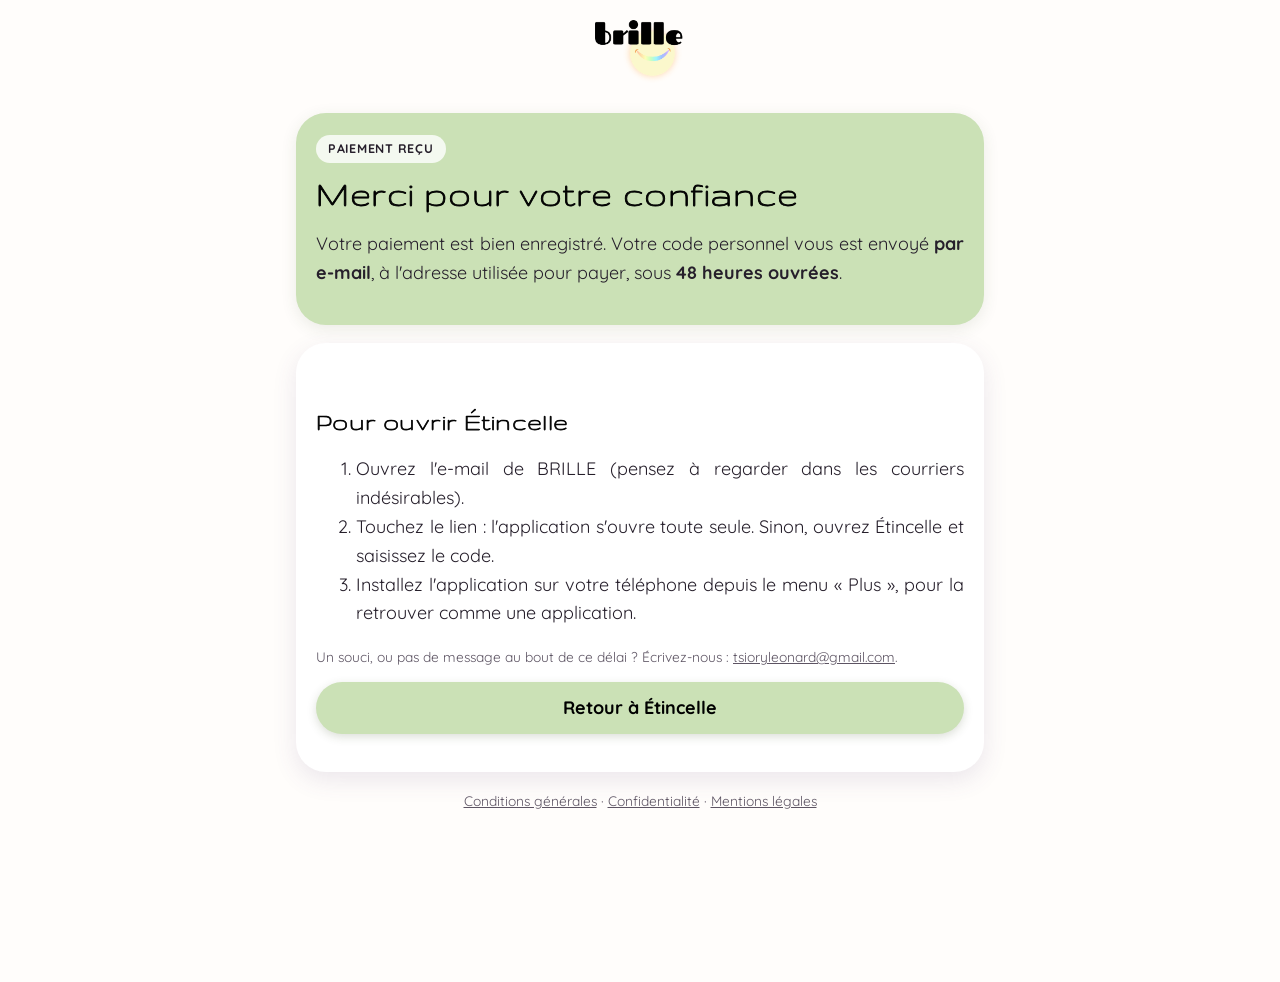
<file: merci.html>
<!doctype html>
<html lang="fr">
<head>
  <meta charset="utf-8">
  <meta name="viewport" content="width=device-width, initial-scale=1">
  <title>Merci · Étincelle · BRILLE</title>
  <meta name="robots" content="noindex">
  <link rel="icon" href="favicon.png">
  <link rel="stylesheet" href="style.css">
</head>
<body>
<main class="legal merci">
  <p style="text-align:center"><img src="logo-brille.png" alt="BRILLE" width="90" height="66"></p>
  <div class="carte teinte" style="background:var(--vert)">
    <span class="etiquette">Paiement reçu</span>
    <h1>Merci pour votre confiance</h1>
    <p>Votre paiement est bien enregistré. Votre code personnel vous est envoyé <b>par e-mail</b>, à l'adresse utilisée pour payer, sous <b id="delai">48 heures ouvrées</b>.</p>
  </div>
  <div class="carte">
    <h2>Pour ouvrir Étincelle</h2>
    <ol>
      <li>Ouvrez l'e-mail de BRILLE (pensez à regarder dans les courriers indésirables).</li>
      <li>Touchez le lien : l'application s'ouvre toute seule. Sinon, ouvrez Étincelle et saisissez le code.</li>
      <li>Installez l'application sur votre téléphone depuis le menu « Plus », pour la retrouver comme une application.</li>
    </ol>
    <p class="petit">Un souci, ou pas de message au bout de ce délai ? Écrivez-nous : <a id="mail" href="mailto:tsioryleonard@gmail.com">tsioryleonard@gmail.com</a>.</p>
    <p style="text-align:center"><a class="btn plein" href="./">Retour à Étincelle</a></p>
  </div>
  <p class="petit liens-legaux"><a href="legal.html#cgv">Conditions générales</a> · <a href="legal.html#confidentialite">Confidentialité</a> · <a href="legal.html#mentions">Mentions légales</a></p>
</main>
<script>
  fetch('config.json', { cache: 'no-cache' }).then(r => r.json()).then(c => {
    if (c.achat && c.achat.delai) document.getElementById('delai').textContent = c.achat.delai;
    if (c.contact && c.contact.email) { const m = document.getElementById('mail'); m.href = 'mailto:' + c.contact.email; m.textContent = c.contact.email; }
  }).catch(() => { });
</script>
</body>
</html>
</file>
<file: style.css>
/* ====== Polices (hébergées ici, aucun appel à un service externe) ====== */
@font-face { font-family: 'Gruppo'; src: url('gruppo-latin-400-normal.woff2') format('woff2'); font-weight: 400; font-display: swap; }
@font-face { font-family: 'Quicksand'; src: url('quicksand-latin-300-normal.woff2') format('woff2'); font-weight: 300; font-display: swap; }
@font-face { font-family: 'Quicksand'; src: url('quicksand-latin-400-normal.woff2') format('woff2'); font-weight: 400; font-display: swap; }
@font-face { font-family: 'Quicksand'; src: url('quicksand-latin-500-normal.woff2') format('woff2'); font-weight: 500; font-display: swap; }
@font-face { font-family: 'Quicksand'; src: url('quicksand-latin-600-normal.woff2') format('woff2'); font-weight: 500; font-display: swap; }
@font-face { font-family: 'Quicksand'; src: url('quicksand-latin-700-normal.woff2') format('woff2'); font-weight: 500; font-display: swap; }

/* ====== Palette de la charte BRILLE ====== */
:root {
  --orange: #f49f4c;
  --rose: #f5abaf;
  --peche: #fdd5a5;
  --jaune: #f8f4b8;
  --bleu: #a4c2e7;
  --bleu-clair: #a8dbeb;
  --vert: #cbe1b6;
  --violet: #b8aed7;
  --mauve: #ebc6e0;
  --noir: #000;
  --texte: #261f2b;
  --doux: #5d5463;
  --rayon: 30px;
  --ombre: 0 8px 24px rgba(92, 64, 120, .12);
  --tabbar-h: 78px;
}

* { box-sizing: border-box; -webkit-tap-highlight-color: transparent; }
html { scroll-behavior: smooth; }
body {
  margin: 0; color: var(--texte); background: #fffdfb;
  font-family: 'Quicksand', system-ui, sans-serif; font-weight: 400; font-size: 17.5px; line-height: 1.6;
  padding-bottom: calc(var(--tabbar-h) + env(safe-area-inset-bottom) + 18px);
}
/* Fond coloré et doux, façon bulles de la fleur */
.fond { position: fixed; inset: 0; z-index: -1; background: linear-gradient(180deg, #f6f9f1 0%, #fbfcf9 45%, #ffffff 100%); }

h1, h2, h3, .titre { font-family: 'Gruppo', 'Quicksand', sans-serif; font-weight: 400; color: var(--noir);
  -webkit-text-stroke: .9px var(--noir); line-height: 1.12; margin: 0 0 .5em; letter-spacing: .015em; }
h1 { font-size: 2.35rem; }
h2 { font-size: 1.7rem; }
h3 { font-size: 1.35rem; -webkit-text-stroke-width: .6px; }
h2 { -webkit-text-stroke-width: .75px; }
.surligne { background: linear-gradient(transparent 58%, var(--hl, var(--jaune)) 58%); padding: 0 .2em; margin: 0 -.2em; box-decoration-break: clone; -webkit-box-decoration-break: clone; }
p { margin: 0 0 1em; }
a { color: inherit; }
button { font: inherit; color: inherit; cursor: pointer; }
:focus-visible { outline: 3px solid var(--noir); outline-offset: 3px; border-radius: 10px; }

/* ====== En-tête (fond blanc : le logo est prévu pour cela) ====== */
.topbar { position: relative; display: flex; align-items: center; justify-content: space-between; width: 100%; margin: 0 0 6px;
  padding: calc(8px + env(safe-area-inset-top)) 16px 8px; background: #fff; border-radius: 0 0 34px 34px; box-shadow: 0 6px 20px rgba(92,64,120,.10); }
.brand img { display: block; height: 66px; width: auto; }
.slogan { margin: 0 0 0 12px; flex: 1; min-width: 0; font-family: 'Gruppo', sans-serif; -webkit-text-stroke: .3px #000; font-size: .98rem; line-height: 1.25; color: var(--texte); text-align: left; hyphens: none; }

main { width: 100%; max-width: none; margin: 0; padding: 16px 14px 24px; outline: none; }
.vue { animation: entree .4s ease both; }
@keyframes entree { from { opacity: 0; transform: translateY(10px); } to { opacity: 1; transform: none; } }

/* ====== Barre de navigation flottante ====== */
.tabbar { position: fixed; left: 12px; right: 12px; bottom: calc(10px + env(safe-area-inset-bottom)); z-index: 10; max-width: 620px; margin: 0 auto;
  display: flex; justify-content: space-around; gap: 4px; padding: 6px; background: rgba(255,255,255,.97); border: 0; border-radius: 32px; }
.tabbar a { flex: 1; min-height: 56px; display: flex; flex-direction: column; align-items: center; justify-content: center; gap: 1px;
  text-decoration: none; font-size: .76rem; font-weight: 500; color: var(--doux); border-radius: 24px; }
.tabbar svg { width: 25px; height: 25px; fill: none; stroke: currentColor; stroke-width: 1.8; stroke-linecap: round; stroke-linejoin: round; }
.tabbar a[data-tab="fleur"] svg { fill: currentColor; stroke: none; }
.tabbar a[aria-current="page"] { color: #000; background: var(--vert); }

/* ====== Accueil ====== */
.hero-accueil { position: relative; overflow: hidden; border-radius: var(--rayon); padding: 24px 22px 22px; margin-bottom: 18px;
  background: #e6efd9; border: 0; }
.hero-accueil h1 { font-size: 2.9rem; margin-bottom: .1em; }
.hero-accueil p { margin: 0; font-weight: 500; max-width: 92%; }
.logo-etincelle { position: absolute; right: 8px; bottom: 0; width: 128px; height: auto; pointer-events: none; }
.hero-accueil { min-height: 170px; }
.hero-accueil p { max-width: 60%; text-align: left; hyphens: none; -webkit-hyphens: none; }
.hero-accueil { padding-bottom: 26px; }
.etiquette { display: inline-block; font-size: .78rem; font-weight: 500; letter-spacing: .06em; text-transform: uppercase; padding: 4px 12px; border-radius: 999px; background: rgba(255,255,255,.8); border: 0; margin-bottom: 10px; }

.fleur-carte { background: #fff; border-radius: var(--rayon); box-shadow: var(--ombre); padding: 14px 10px 8px; margin-bottom: 18px; }
.bascule { display: flex; gap: 6px; background: #f3eef7; padding: 5px; border-radius: 999px; margin: 0 6px 8px; }
.bascule button { flex: 1; min-height: 46px; border: 0; background: transparent; border-radius: 999px; font-weight: 500; font-size: .95rem; color: var(--doux); }
.bascule button[aria-pressed="true"] { background: var(--vert); color: #000; border: 0; }
.fleur-bloc { width: 100%; max-width: 640px; margin: 0 auto; }
.fleur-bloc svg { width: 100%; height: auto; display: block; overflow: visible; }
.petale { cursor: pointer; outline: none; }
.petale .forme { transition: filter .2s; }
.petale:hover .forme, .petale:focus-visible .forme { filter: drop-shadow(0 4px 6px rgba(0,0,0,.2)); }
.petale:focus-visible .forme path { stroke: #000; stroke-width: 4; }
.legende { font-size: .92rem; color: var(--doux); text-align: center; margin: 4px 14px 10px; font-weight: 500; }

.titre-section { margin: 22px 4px 10px; }
.liste-petales { list-style: none; padding: 0; margin: 0 0 18px; display: grid; gap: 12px; }
.ligne-petale { display: flex; align-items: center; gap: 14px; width: 100%; padding: 12px 16px 12px 12px; border: 0; border-radius: 26px; text-decoration: none; color: var(--texte); }
.ligne-petale:active { transform: translateY(2px); }
.ligne-petale .pastille { width: 62px; height: 62px; flex: none; border-radius: 50%; background: rgba(255,255,255,.8); display: grid; place-items: center; }
.ligne-petale .pastille img { width: 42px; height: 42px; object-fit: contain; }
.ligne-petale .txt { flex: 1; min-width: 0; }
.ligne-petale strong { display: block; font-weight: 500; line-height: 1.22; font-size: 1.04rem; }
.ligne-petale small { color: rgba(38,31,43,.8); font-size: .86rem; font-weight: 500; }
.score { flex: none; display: grid; place-items: center; width: 40px; height: 40px; border-radius: 50%; background: #fff; border: 0; font-weight: 500; font-size: .95rem; }

/* ====== Cartes et boutons ====== */
.carte { background: #fff; border-radius: var(--rayon); box-shadow: var(--ombre); padding: 20px; margin: 0 0 18px; }
.carte.teinte { border: 0; }
.carte h2, .carte h3 { margin-bottom: .4em; }
.btn { display: inline-flex; align-items: center; justify-content: center; gap: 8px; min-height: 52px; padding: 10px 24px; border: 0; border-radius: 999px;
  background: var(--vert); font-weight: 500; text-decoration: none; color: #000; box-shadow: 0 3px 10px rgba(60,80,40,.18); }
.btn.discret { background: #fff; }
.btn.plein { width: 100%; }
.btn:active { transform: translateY(2px); box-shadow: none; }
.retour { display: inline-flex; align-items: center; gap: 6px; min-height: 44px; font-weight: 500; text-decoration: none; color: var(--doux); margin-bottom: 4px; }

/* ====== Page pétale ====== */
.hero-petale { border-radius: var(--rayon); padding: 22px 20px 20px; margin-bottom: 18px; position: relative; overflow: hidden; border: 0; }
.hero-petale .icone { width: 92px; height: 92px; border-radius: 50%; background: rgba(255,255,255,.85); display: grid; place-items: center; margin-bottom: 12px; border: 0; }
.hero-petale .icone img { width: 62px; height: 62px; object-fit: contain; }
.hero-petale h1 { font-size: 2.1rem; margin-bottom: .2em; }
.hero-petale .ss { font-weight: 500; margin: 0 0 12px; }
.miroir { font-size: .9rem; background: rgba(255,255,255,.7); border-radius: 16px; padding: 8px 12px; margin: 0; font-weight: 500; }

.pastille-etape { width: 36px; height: 36px; flex: none; border-radius: 50%; background: var(--puce); border: 0; display: grid; place-items: center; font-weight: 500; }
.ensemble { background: var(--puce); }
.ensemble .meta { display: flex; flex-wrap: wrap; gap: 8px; margin: 0 0 14px; }
.ensemble .meta span { background: rgba(255,255,255,.8); border: 0; border-radius: 999px; padding: 3px 12px; font-size: .86rem; font-weight: 500; }
.etapes { list-style: none; padding: 0; margin: 0 0 14px; display: grid; gap: 12px; counter-reset: e; }
.etapes li { display: flex; gap: 12px; align-items: flex-start; background: rgba(255,255,255,.75); border-radius: 20px; padding: 12px; counter-increment: e; }
.etapes li::before { content: counter(e); flex: none; width: 34px; height: 34px; border-radius: 50%; background: #fff; border: 0; display: grid; place-items: center; font-weight: 500; }
.parler { background: #fff; border-radius: 20px; padding: 12px 16px; margin: 0; }
.parler b { display: block; margin-bottom: 4px; }
.parler ul { margin: 0; padding-left: 20px; }
.coche { display: flex; align-items: center; gap: 12px; margin-top: 16px; font-weight: 500; }
.coche input { width: 30px; height: 30px; accent-color: #000; flex: none; }

.bloc-bilan { margin-bottom: 18px; border-radius: 24px; padding: 14px; background: #faf7fc; }
.bloc-bilan h3 { display: flex; align-items: center; gap: 10px; }
.echelle { display: grid; grid-template-columns: repeat(5, 1fr); gap: 7px; margin: 12px 0 4px; }
.echelle button { display: flex; flex-direction: column; align-items: center; justify-content: center; gap: 4px; min-height: 76px; padding: 8px 1px; border: 2px solid #e4dcec; border-radius: 18px; background: #fff; }
.echelle button svg { width: 32px; height: 32px; }
.echelle button span { font-size: .68rem; font-weight: 500; color: var(--doux); line-height: 1.1; text-align: center; }
.echelle button[aria-pressed="true"] { border-color: #b8aed7; background: var(--jaune); }
.echelle button[aria-pressed="true"] span { color: #000; }
textarea { width: 100%; min-height: 84px; resize: vertical; padding: 12px 14px; border: 2px solid #e4dcec; border-radius: 18px; font: inherit; font-weight: 500; color: inherit; background: #fff; }
textarea:focus-visible { border-color: #b8aed7; outline: none; }
.aide { font-size: .86rem; color: var(--doux); margin: 8px 0; display: block; font-weight: 500; }
.ok { color: #1f6b2b; font-weight: 500; min-height: 1.5em; margin: 10px 0 0; }

.pratiques { list-style: none; padding: 0; margin: 0 0 10px; display: grid; gap: 12px; }
.pratiques li { display: flex; gap: 12px; align-items: flex-start; }
.pratiques li::before { content: ''; flex: none; width: 14px; height: 14px; margin-top: .5em; border-radius: 50%; background: var(--puce, var(--orange)); border: 0; }
.phrase { font-style: italic; border-left: 5px solid var(--puce, var(--orange)); padding: 4px 0 4px 14px; margin: 0; font-weight: 500; }
.note-soutien { background: var(--jaune); border-radius: 18px; padding: 12px 14px; font-size: .95rem; margin-top: 14px; }

.historique { display: flex; align-items: flex-end; gap: 6px; height: 90px; margin-top: 10px; }
.historique .barre { flex: 1; min-width: 12px; max-width: 34px; border-radius: 10px 10px 4px 4px; background: var(--puce, var(--orange)); border: 0; position: relative; }
.historique .barre span { position: absolute; bottom: -22px; left: 50%; transform: translateX(-50%); font-size: .65rem; color: var(--doux); white-space: nowrap; border: 0; font-weight: 500; }
.histo-wrap { padding-bottom: 24px; }
.liste-notes { list-style: none; padding: 0; margin: 12px 0 0; display: grid; gap: 8px; }
.liste-notes li { font-size: .92rem; background: #fff; border-radius: 14px; padding: 8px 12px; }
.liste-notes time { font-weight: 500; margin-right: 6px; }

/* ====== Cette semaine ====== */
.defi { border-radius: var(--rayon); padding: 22px 20px; margin-bottom: 18px; border: 0; }
.defi h2 { margin-top: 4px; }
.defi .duree { font-weight: 500; }
.defi .plus { background: rgba(255,255,255,.75); border-radius: 18px; padding: 10px 14px; margin: 14px 0 0; font-size: .96rem; }
.nav-defis { display: flex; gap: 10px; justify-content: space-between; margin: 14px 0 20px; }
.nav-defis .btn { flex: 1; font-size: .92rem; padding: 8px 12px; }

/* ====== Plus ====== */
details.carte summary { cursor: pointer; font-weight: 500; list-style: none; display: flex; justify-content: space-between; align-items: center; min-height: 34px; font-size: 1.05rem; }
details.carte summary::-webkit-details-marker { display: none; }
details.carte summary::after { content: '+'; font-size: 1.6rem; font-weight: 500; }
details[open].carte summary::after { content: '–'; }
details.carte > *:not(summary) { margin-top: 12px; }
.numeros { list-style: none; padding: 0; margin: 0; display: grid; gap: 8px; }
.numeros li { display: flex; justify-content: space-between; gap: 12px; border-bottom: 1px dashed #ddd; padding-bottom: 6px; }
.numeros b { white-space: nowrap; }
.petit { font-size: .86rem; color: var(--doux); font-weight: 500; }
.pied { text-align: center; margin: 28px 0 6px; font-size: .86rem; color: var(--doux); font-weight: 500; }
.btn.alerte { background: #fff; border: 1.5px solid #a33; color: #a33; box-shadow: none; }

@media (prefers-reduced-motion: reduce) { html { scroll-behavior: auto; } .vue { animation: none; } .petale .forme { transition: none; } }
@media print { .tabbar, .topbar, .fond { display: none; } }

/* Le gras reste léger : Quicksand normal pour les textes */
b, strong { font-weight: 600; }
.btn, .tabbar a, .bascule button, .ligne-petale strong, .etiquette, .score { font-weight: 600; }
.legende, .petit, .aide, .pied, .miroir, .phrase, .ligne-petale small, .hero-accueil p, .echelle button span { font-weight: 500; }
.ligne-petale small, .petit, .aide, .legende, .pied, .hero-accueil p, .miroir, .phrase { font-weight: 400; }
.hero-petale .ss { font-weight: 500; }

/* Mise en page : une colonne sur téléphone, deux colonnes sur grand écran */
.grille, .grille2, .grille-cartes { display: block; }
.col-droite > :first-child, .grille2 > div > :first-child { margin-top: 0; }
@media (min-width: 900px) {
  body { font-size: 18px; }
  main { padding: 28px clamp(32px, 4vw, 72px) 40px; }
  .topbar { padding-left: clamp(32px, 4vw, 72px); padding-right: clamp(32px, 4vw, 72px); }
  .fleur-bloc { max-width: min(680px, calc(100vh - 250px)); }
  .topbar { margin-bottom: 0; }
  .brand img { height: 74px; }
  .grille { display: grid; grid-template-columns: minmax(0, 1.05fr) minmax(0, 1fr); gap: 32px; align-items: start; }
  .grille .fleur-carte { margin-bottom: 18px; padding: 18px 16px 12px; }
  .col-gauche > :last-child { margin-bottom: 0; }
  .grille2 { display: grid; grid-template-columns: minmax(0, 1fr) minmax(0, 1fr); gap: 32px; align-items: start; }
  .grille-cartes { display: grid; grid-template-columns: repeat(2, minmax(0, 1fr)); gap: 24px; align-items: start; }
  .grille-cartes > .carte { margin-bottom: 0; }
  .hero-accueil { padding: 32px 36px 30px; }
  .hero-accueil h1 { font-size: 3.4rem; }
  .hero-accueil p { max-width: 62%; font-size: 1.1rem; }
  .logo-etincelle { width: 210px; right: 30px; }
  .hero-accueil { min-height: 230px; }
  .tabbar { max-width: 680px; }
}
@media (min-width: 1300px) { body { font-size: 18.5px; } }

main:focus, main:focus-visible { outline: none; }

/* Textes justifiés (césure automatique en français pour éviter les grands trous) */
p, .carte li, .etapes li, .pratiques li, .parler li, .phrase, .miroir, .note-soutien, .plus, .numeros span {
  text-align: justify; text-justify: inter-word; hyphens: auto; -webkit-hyphens: auto; overflow-wrap: break-word;
}
.legende, .pied { text-align: center; }
.ok, .petit.gauche { text-align: left; }
.btn, .btn *, .ligne-petale *, .echelle *, .etiquette, .score { text-align: center; hyphens: none; }
.ligne-petale .txt { text-align: left; }
.retour, .coche, .aide, .liste-notes li, .rdv * { text-align: left; }

/* Sans bordures noires : ombres douces à la place */
.ligne-petale, .hero-accueil, .hero-petale, .defi, .carte.teinte { box-shadow: 0 4px 16px rgba(60,80,40,.10); }
.tabbar { box-shadow: 0 6px 22px rgba(60,80,40,.18); }
.score, .hero-petale .icone, .pastille-etape, .etapes li::before { box-shadow: 0 1px 4px rgba(0,0,0,.10); }
@media (min-width: 900px) { .slogan { font-size: 1.2rem; max-width: 640px; margin-left: 24px; } }

/* Écran du code famille */
body.verrouille .tabbar { display: none; }
.acces { max-width: 560px; margin: 8px auto 0; }
.acces .carte { padding: 26px 22px; }
.acces label { display: block; font-weight: 600; margin: 14px 0 6px; }
.acces input { width: 100%; padding: 14px 16px; border: 2px solid #e4dcec; border-radius: 18px; font: inherit; font-size: 1.3rem; letter-spacing: .18em; text-align: center; text-transform: uppercase; background: #fff; }
.acces input:focus-visible { border-color: var(--vert); outline: none; }
.erreur { min-height: 1.4em; margin: 8px 0 10px; color: #b3261e; font-size: .92rem; text-align: center; }
.btn:disabled { opacity: .6; }
.ligne-petale .txt, .ligne-petale .txt * { text-align: left; }
.slogan { font-size: .86rem; }
@media (min-width: 900px) { .slogan { font-size: 1.15rem; } }

/* Pétales à découvrir en atelier */
.petale.ferme .forme path, .petale.ferme .forme image { opacity: .38; }
.ligne-petale.ferme { opacity: .6; }
.ligne-petale.ferme small { font-weight: 500; }

.onglets-acces { display: flex; gap: 6px; padding: 5px; margin: 0 0 12px; background: #f1f5ec; border-radius: 999px; }
.onglets-acces button { flex: 1; min-height: 46px; border: 0; border-radius: 999px; background: transparent; font: inherit; font-weight: 600; color: var(--doux); cursor: pointer; }
.onglets-acces button[aria-selected="true"] { background: var(--vert); color: #000; }
.apercu { display: grid; gap: 4px; margin: 8px 0 12px; }
.apercu .coche { padding: 4px 0; }

/* En-tête : logo seul, centré */
.topbar { justify-content: center; }
.slogan { display: none; }

/* Le mot de l'ingénieure QVE */
.mot { margin: 0 0 18px; padding: 22px 24px 18px; text-align: center; border-radius: var(--rayon); background: #fff; box-shadow: var(--ombre); position: relative; }
.mot figcaption { font-family: 'Quicksand', sans-serif; font-weight: 600; font-size: .78rem; letter-spacing: .14em; text-transform: uppercase; color: #6f9a4e; margin-bottom: 10px; }
.mot blockquote { margin: 0 auto; max-width: 640px; font-family: 'Quicksand', sans-serif; font-weight: 500; font-size: 1.22rem; line-height: 1.55; color: var(--texte); text-align: center; hyphens: none; }
.mot blockquote::before { content: '“'; display: block; font-family: 'Gruppo', serif; font-size: 3rem; line-height: .6; color: var(--vert); margin-bottom: 6px; }
.mot .signature { margin: 12px 0 0; font-family: 'Quicksand', sans-serif; font-weight: 600; font-size: .9rem; color: var(--doux); text-align: center; }
@media (min-width: 900px) { .mot blockquote { font-size: 1.5rem; } .mot { padding: 28px 40px 22px; } }

/* Gestion des familles */
.fam .nomf, #nouveau-nom { width: 100%; padding: 10px 14px; border: 2px solid #e4dcec; border-radius: 16px; font: inherit; font-weight: 600; background: #fff; margin-bottom: 8px; }
.chips { display: flex; flex-wrap: wrap; gap: 4px 14px; margin: 8px 0 12px; }
.chip { font-size: .9rem; white-space: nowrap; text-align: left; hyphens: none; }
.actions-fam { display: flex; flex-wrap: wrap; gap: 8px; }
.petit-btn { min-height: 40px; padding: 6px 16px; font-size: .9rem; }
.btn.gris { background: #eee; box-shadow: none; }
code { background: #f2f7ec; padding: 2px 8px; border-radius: 8px; letter-spacing: .08em; }
.fenetre-qr { position: fixed; inset: 0; background: rgba(0,0,0,.55); display: grid; place-items: center; z-index: 50; }
.fenetre-qr .c { background: #fff; border-radius: 22px; padding: 22px; text-align: center; max-width: 340px; }
.fenetre-qr svg { width: 260px; height: 260px; }
.fenetre-qr p { text-align: center; }

/* Accès payant */
.lien { background: none; border: 0; padding: 0; font: inherit; color: inherit; text-decoration: underline; cursor: pointer; }
.achat { max-width: 560px; margin: 8px auto 0; }
.achat .retour { display: inline-block; margin-bottom: 12px; }
.consent { margin: 14px 0 6px; }
.offres { display: grid; gap: 14px; margin: 16px 0 8px; }
.offre { border: 2px solid #e4dcec; border-radius: 20px; padding: 16px; text-align: left; }
.offre h2 { margin: 0 0 2px; font-size: 1.1rem; }
.offre-prix { font-size: 1.5rem; font-weight: 600; margin: 8px 0; }
.offre .coche { margin: 8px 0 12px; font-size: .9rem; text-align: left; }
.liens-legaux { text-align: center; margin-top: 14px; }
#nb-codes { max-width: 6rem; }
.legal { max-width: 720px; margin: 0 auto; padding: 20px 16px 60px; }
.legal h1 { margin-bottom: .4em; }
.legal h2 { margin-top: 1.6em; }
.legal h3 { margin: 1.2em 0 .3em; font-size: 1rem; }
.legal ul { padding-left: 1.2em; }
.a-completer { background: #fff3a8; padding: 0 3px; border-radius: 3px; }

/* Accueil : fleur bien centrée dans sa carte */
.fleur-bloc { display: flex; justify-content: center; }
.fleur-bloc svg { margin: 0 auto; }
.fleur-carte { padding-bottom: 10px; }
.col-gauche > .carte.teinte { margin-bottom: 18px; }

/* Accès ingénieure : carte distincte et protégée */
.fam.fam-admin { background: var(--violet); border: 3px solid var(--noir); }
.fam.fam-admin .nomf { background: rgba(255,255,255,.7); border-color: transparent; }
.badge-admin { display: inline-block; font-size: .78rem; font-weight: 600; letter-spacing: .06em; text-transform: uppercase; padding: 4px 12px; border-radius: 999px; background: var(--noir); color: #fff; margin-bottom: 10px; }

/* Protection des contenus (dissuasion) */
#filigrane { position: fixed; inset: 0; z-index: 40; pointer-events: none; background-repeat: repeat; }
body.protege { -webkit-user-select: none; user-select: none; -webkit-touch-callout: none; }
body.protege input, body.protege textarea { -webkit-user-select: text; user-select: text; }
body.protege img { -webkit-user-drag: none; pointer-events: auto; }
@media print { body.protege > * { display: none !important; } body.protege::before { content: "Impression non autorisée : contenu protégé BRILLE."; display: block; padding: 24px; font-size: 18px; } }

/* Parcours d'un mois */
.parcours .pc-intro { margin: 0 0 12px; }
.pc-barre { display: grid; grid-template-columns: repeat(4, 1fr); gap: 6px; margin: 6px 0 4px; }
.pc-barre i { height: 10px; border-radius: 6px; background: rgba(255,255,255,.65); }
.pc-barre i.ok { background: #fff; box-shadow: inset 0 0 0 3px rgba(0,0,0,.55); }
.pc-sem { background: rgba(255,255,255,.75); border-radius: 20px; padding: 0 14px; margin: 10px 0; }
.pc-sem summary { cursor: pointer; display: flex; gap: 12px; align-items: center; padding: 12px 0; list-style: none; }
.pc-sem summary::-webkit-details-marker { display: none; }
.pc-num { flex: none; width: 34px; height: 34px; border-radius: 50%; background: #fff; display: grid; place-items: center; font-weight: 600; }
.pc-sem.fait .pc-num { background: #000; color: #fff; }
.pc-sem[open] { padding-bottom: 14px; }
.pc-mission { font-weight: 500; margin: 0 0 10px; }
.pc-garde { background: #fff; border-radius: 20px; padding: 14px 16px; margin-top: 14px; }
.pc-garde textarea { width: 100%; min-height: 80px; margin: 8px 0; font: inherit; padding: 10px; border: 2px solid #e4dcec; border-radius: 14px; }
.pc-bravo { font-weight: 600; margin: 14px 0 8px; }

.pc-sem.verrou { background: rgba(255,255,255,.4); padding: 4px 14px; }
.pc-lock { display: flex; gap: 12px; align-items: center; padding: 10px 0; opacity: .75; }
.pc-lock small { font-weight: 400; }
.pc-sem .btn.pc-lancer { margin: 4px 0 6px; }
.pc-souvenir { background: #fff; border-radius: 20px; padding: 14px 16px; margin: 14px 0 10px; border: 3px solid rgba(0,0,0,.8); }
.pc-med { display: flex; gap: 14px; align-items: center; margin: 10px 0; }
.pc-med img { width: 64px; height: 64px; object-fit: contain; flex: none; }
.pc-noms { font-weight: 600; font-size: 1.1rem; margin: 4px 0; }
.pc-garde input[type=text] { width: 100%; font: inherit; padding: 10px; border: 2px solid #e4dcec; border-radius: 14px; margin: 6px 0 10px; }

/* Impression : carte souvenir et fleur à collectionner */
.pc-impr { display: grid; gap: 10px; margin: 12px 0; }
.impr-ov { position: fixed; inset: 0; z-index: 80; background: #3b3640; overflow: auto; padding: 12px; }
.impr-bar { display: flex; flex-wrap: wrap; gap: 10px; align-items: end; justify-content: space-between; background: #fff; border-radius: 18px; padding: 12px 14px; max-width: 794px; margin: 0 auto 8px; }
.impr-bar label { display: flex; flex-direction: column; font-weight: 600; font-size: .9rem; flex: 1; min-width: 200px; }
.impr-bar input { font: inherit; padding: 9px 12px; border: 2px solid #e4dcec; border-radius: 12px; }
.impr-aide { color: #fff; text-align: center; font-size: .85rem; max-width: 794px; margin: 0 auto 10px; hyphens: none; }
.impr-feuilles { zoom: var(--z, 1); display: flex; flex-direction: column; align-items: center; gap: 16px; }
.impr-feuille { width: 210mm; height: 296.5mm; background: #fff; position: relative; overflow: hidden; flex: none; color: #2E2A2A; font-family: 'Quicksand', sans-serif; text-align: center; hyphens: none; -webkit-print-color-adjust: exact; print-color-adjust: exact; }
.impr-feuille * { -webkit-print-color-adjust: exact; print-color-adjust: exact; }
/* carte souvenir */
.cert { padding: 7mm; }
.cert-cadre { height: 100%; border: 3.2mm solid var(--pc); outline: .5mm solid #2E2A2A; outline-offset: -4.6mm; border-radius: 6mm; padding: 6mm 12mm 4mm; display: flex; flex-direction: column; align-items: center; position: relative; }
.cert-bandeau { display: flex; width: 100%; height: 3mm; border-radius: 2mm; overflow: hidden; }
.cert-bandeau i { flex: 1; }
.cert-logo { height: 15mm; margin: 4mm 0 1mm; }
.cert-haut > div { text-align: center; }
.cert-haut { display: flex; align-items: center; justify-content: center; gap: 6mm; margin: 0; }
.cert-haut > svg { width: 32mm; height: 32mm; flex: none; }
.cert-haut > svg:last-child { transform: scaleX(-1); }
.cert h1 { font-family: 'Gruppo', 'Quicksand', sans-serif; font-size: 60pt; line-height: 1; white-space: nowrap; margin: 0; letter-spacing: .02em; box-shadow: inset 0 -.3em 0 0 var(--pc); display: inline-block; padding: 0 4mm; }
.cert p.cert-felic { font-family: 'Gruppo', 'Quicksand', sans-serif; font-size: 20pt; white-space: nowrap; margin: 1mm 0 0; letter-spacing: .1em; text-transform: uppercase; }
.cert p.cert-noms { font-family: 'Gruppo', 'Quicksand', sans-serif; font-size: 36pt; line-height: 1.1; margin: 5mm 0 2mm; border-bottom: .5mm solid var(--pc); padding: 0 8mm 2mm; }
.cert p { margin: 1.5mm 0; font-size: 12.5pt; }
.cert h2 { font-family: 'Gruppo', 'Quicksand', sans-serif; font-size: 29pt; margin: 1mm 0; line-height: 1.1; }
.cert p.cert-petale { font-size: 12.5pt; font-weight: 600; color: #6f6767; }
.cert-sem { list-style: none; padding: 0; margin: 3mm 0; display: grid; grid-template-columns: 1fr 1fr; gap: 2.5mm 5mm; width: 100%; text-align: left; font-size: 11.5pt; }
.cert-sem li { background: color-mix(in srgb, var(--pc) 35%, #fff); border-radius: 4mm; padding: 1.8mm 3mm; display: flex; gap: 2.2mm; align-items: baseline; }
.cert-sem span { font-weight: 800; }
.cert p.cert-msg { margin: 5mm 0 !important; font-size: 14pt;  line-height: 1.45; }
.cert p.cert-garde { font-size: 11.5pt; background: #fff; border: .4mm dashed var(--pc); border-radius: 4mm; padding: 1.5mm 4mm; }
.cert-decoupe { margin-top: auto; width: 100%; border-top: .4mm dashed #6f6767; padding-top: 2mm; display: flex; align-items: center; gap: 6mm; justify-content: center; }
.cert-ciseaux { text-align: left; font-size: 10.5pt; font-weight: 600; max-width: 78mm; }
.impr-colle { flex: none; }
.cert-pied { font-size: 8.5pt !important; color: #6f6767; margin: 1.5mm 0 0 !important; }
/* fleur à collectionner */
.aff { padding: 10mm 10mm 8mm; display: flex; flex-direction: column; align-items: center; }
.aff h1 { font-family: 'Gruppo', 'Quicksand', sans-serif; font-size: 34pt; margin: 0; }
.aff-sous { margin: 1mm 0 3mm; font-size: 11pt; color: #6f6767; }
.aff-pied { width: 100%; margin-top: auto; }
.aff-nom { display: flex; gap: 3mm; align-items: end; font-weight: 700; margin: 0 0 3mm; font-size: 12pt; }
.aff-nom i { flex: 1; border-bottom: .4mm solid #8d8795; height: 6mm; }
.aff-leg { list-style: none; padding: 0; margin: 0; display: grid; grid-template-columns: 1fr 1fr 1fr; gap: 1.5mm 4mm; font-size: 8.5pt; text-align: left; }
.aff-leg li { display: flex; gap: 2mm; align-items: center; }
.aff-leg i { width: 4mm; height: 4mm; border-radius: 50%; flex: none; }
@media print {
  html, body.impr-on { padding: 0 !important; margin: 0 !important; min-height: 0 !important; height: auto !important; background: #fff !important; }
  body.impr-on > *:not(.impr-ov) { display: none !important; }
  body.impr-on.protege::before { display: none !important; }
  body.impr-on > .impr-ov { display: block !important; position: static; background: #fff; padding: 0; overflow: visible; }
  .impr-bar, .impr-aide { display: none !important; }
  .impr-feuilles { zoom: 1 !important; display: block; }
  .impr-feuille { margin: 0; break-after: page; page-break-after: always; box-shadow: none; }
  .impr-feuille:last-child { break-after: auto; page-break-after: auto; }
}

.impr-feuille, .impr-feuille * { hyphens: none !important; -webkit-hyphens: none !important; }

.cert-mid { display: flex; flex-direction: column; align-items: center; width: 100%; }
.cert-cadre { overflow: hidden; }

.impr-feuille p { text-align: center; }

/* carte légère */
.cl .cert-cadre { border-width: 2.4mm; padding: 5mm 14mm 6mm; justify-content: flex-start; }
.cl .cert-cadre { outline: none; }
.cl-logo { height: 13mm; margin: 5mm 0 0; }
.cl h1 { font-size: 46pt; margin: 3mm 0 0; }
.cl p.cl-sous { font-size: 13pt; color: #6f6767; margin: 3mm 0 6mm; }
.cl-colle { display: flex; justify-content: center; margin: 2mm 0; }
.cl p.cl-ciseaux { font-size: 10.5pt; font-weight: 600; margin: 3mm 0 5mm; border-top: .4mm dashed #6f6767; border-bottom: .4mm dashed #6f6767; padding: 2mm 0; width: 100%; }
.cl p.cl-recap { font-size: 12pt; line-height: 1.5; margin: 4mm 0; }
.cl-carnet { width: 100%; text-align: left; border: .4mm solid var(--pc); border-radius: 5mm; padding: 4mm 6mm 5mm; margin-top: auto; font-size: 11pt; display: grid; gap: 6mm; background: color-mix(in srgb, var(--pc) 12%, #fff); }
.cl-carnet b { font-size: 12pt; }
.cl-carnet span { display: flex; gap: 2mm; align-items: end; }
.cl-carnet i { flex: 1; border-bottom: .35mm solid #8d8795; height: 5mm; }
.aff-leg i { border: .7mm solid #8d8795; background: #fff !important; border-radius: 1mm; }

.pc-aventure { font-weight: 600; background: rgba(255,255,255,.7); border-radius: 999px; padding: 6px 14px; display: inline-block; margin: 0 0 10px; font-size: .92rem; }
.pc-verrou-petale { display: flex; gap: 12px; align-items: flex-start; background: rgba(255,255,255,.7); border-radius: 20px; padding: 12px 14px; margin: 8px 0 12px; }
.pc-verrou-petale p { margin: 0; }
.pl { padding: 12mm 10mm; display: flex; flex-direction: column; align-items: center; }
.pl h1 { font-family: 'Gruppo', 'Quicksand', sans-serif; font-size: 30pt; margin: 0; }
.pl-grille { display: grid; grid-template-columns: repeat(3, 1fr); gap: 5mm 4mm; margin: 6mm 0; width: 100%; justify-items: center; }
.pl-grille figure { margin: 0; border: .35mm dashed #8d8795; border-radius: 4mm; padding: 2mm; }
.pl-grille figcaption { font-size: 8.5pt; color: #6f6767; margin-top: 1mm; }
.pl-pied { margin-top: auto; }

.bienvenue-aventure { margin: 0 0 18px; padding: 18px 22px; text-align: center; border-radius: var(--rayon); background: #fff7e8; box-shadow: var(--ombre); }
.bienvenue-aventure h2 { margin: 6px 0 8px; font-family: 'Gruppo', 'Quicksand', sans-serif; font-size: 1.5rem; }
.bienvenue-aventure p { margin: 0 auto; max-width: 640px; line-height: 1.55; }

/* ===== v23 : accueil, famille, bilan imprimable ===== */
.mot .signature { line-height: 1.35; }
.mot .signature b { display: block; font-size: 1.05rem; color: var(--texte); }
.mot .signature span { display: block; font-weight: 500; font-size: .85rem; letter-spacing: .04em; }
.hero-accueil p.hors-atelier { margin-top: 12px; padding-top: 10px; border-top: 1.5px dashed rgba(0,0,0,.2); font-size: .9rem; font-weight: 400; color: var(--doux); }

/* « L'aventure BRILLE commence maintenant ! » */
.aventure-banniere { position: relative; overflow: hidden; margin: 0 0 18px; padding: 30px 14px 28px; text-align: center; border-radius: var(--rayon); background: linear-gradient(135deg, #fff6e2 0%, #ffffff 45%, #eaf5fb 100%); box-shadow: var(--ombre); }
.aventure-banniere::before { content: ''; position: absolute; inset: 0 0 auto 0; height: 10px; background: linear-gradient(90deg, #b8aed7 0 14.28%, #a4c2e7 0 28.57%, #f8f4b8 0 42.85%, #cbe1b6 0 57.14%, #ebc6e0 0 71.42%, #f5abaf 0 85.71%, #f49f4c 0); }
.av-titre { position: relative; z-index: 1; margin: 6px 0 0; display: flex; flex-direction: column; align-items: center; line-height: 1.05; font-family: 'Quicksand', sans-serif; }
.av-mot { font-weight: 700; font-size: clamp(1.45rem, 6.6vw, 2.3rem); color: #2E2A2A; }
.av-brille { display: inline-flex; gap: .015em; margin: .04em 0 .1em; font-size: clamp(3.8rem, 22vw, 7.6rem); font-weight: 700; }
.av-brille b { display: inline-block; font-weight: 700; color: var(--c); -webkit-text-stroke: .05em #2E2A2A; paint-order: stroke fill; text-shadow: .035em .05em 0 rgba(46,42,42,.9); animation: av-saute 2.8s ease-in-out infinite; animation-delay: calc(var(--i) * .14s); }
@keyframes av-saute { 0%, 66%, 100% { transform: translateY(0) rotate(0); } 80% { transform: translateY(-.1em) rotate(-4deg); } 92% { transform: translateY(0) rotate(2deg); } }
.av-etoile { position: absolute; width: 38px; height: 38px; z-index: 0; animation: av-scintille 3.2s ease-in-out infinite; }
.av-g { left: 5%; top: 24px; } .av-d { right: 6%; top: 32px; width: 30px; height: 30px; animation-delay: .8s; }
.av-g2 { left: 9%; bottom: 20px; width: 26px; height: 26px; animation-delay: 1.4s; } .av-d2 { right: 8%; bottom: 18px; width: 40px; height: 40px; animation-delay: 2s; }
@keyframes av-scintille { 0%, 100% { transform: scale(1) rotate(0); } 50% { transform: scale(1.25) rotate(14deg); } }
@media (prefers-reduced-motion: reduce) { .av-brille b, .av-etoile { animation: none; } }
@media (min-width: 900px) { .aventure-banniere { padding: 38px 20px 34px; } .av-titre { flex-direction: row; justify-content: center; align-items: baseline; gap: .35em; flex-wrap: wrap; } .av-brille { font-size: 6.4rem; } .av-mot { font-size: 2.6rem; } }

/* Notre famille */
.legende.ensemble { margin-top: 0; font-size: .88rem; }
.carte.famille { padding: 16px 20px; }
.carte.famille input[type=text] { width: 100%; font: inherit; padding: 11px 12px; border: 2px solid #e4dcec; border-radius: 14px; margin: 2px 0 10px; }
.puces-enfants { list-style: none; padding: 0; margin: 4px 0 10px; display: flex; flex-wrap: wrap; gap: 8px; }
.puces-enfants:empty { display: none; }
.puces-enfants li { display: inline-flex; align-items: center; gap: 6px; background: #f3eef7; border-radius: 999px; padding: 4px 4px 4px 14px; font-weight: 600; }
.puces-enfants button.x { width: 32px; height: 32px; border-radius: 50%; border: 0; background: #fff; font-size: .85rem; cursor: pointer; }
.fam-ajout { display: flex; gap: 8px; align-items: stretch; }
.carte.famille .fam-ajout input[type=text] { margin: 0; flex: 1; min-width: 0; }
.fam-ajout .btn { white-space: nowrap; }

/* Nombre d'enfants qui répondent au bilan */
.nb-enfants { margin: 14px 0 2px; }
.nb-enfants label { display: block; font-weight: 600; }
.stepper { display: inline-flex; align-items: center; gap: 8px; margin: 6px 0 8px; }
.stepper button { width: 46px; height: 46px; border-radius: 50%; border: 2px solid #2E2A2A; background: #fff; font-size: 1.5rem; font-weight: 700; line-height: 1; cursor: pointer; }
.stepper input { width: 66px; height: 46px; text-align: center; font: inherit; font-weight: 700; border: 2px solid #e4dcec; border-radius: 14px; }

/* Bilan de la semaine à imprimer (A4) */
.bil { padding: 7mm; }
.bil-cadre { height: 100%; border: 3mm solid var(--pc); border-radius: 6mm; padding: 6mm 12mm 6mm; display: flex; flex-direction: column; align-items: center; overflow: hidden; }
.bil-tete { width: 100%; display: flex; justify-content: space-between; align-items: center; margin: 4mm 0 0; }
.bil-logo { height: 14mm; }
.bil-icone { height: 22mm; width: 22mm; object-fit: contain; }
.impr-feuille p.bil-sur { font-size: 10.5pt; letter-spacing: .14em; text-transform: uppercase; color: #6f6767; font-weight: 700; margin: 1mm 0 0; }
.bil h1 { font-family: 'Gruppo', 'Quicksand', sans-serif; font-size: 32pt; line-height: 1.05; margin: 1mm 0; padding: 0 4mm; display: inline-block; box-shadow: inset 0 -.3em 0 0 var(--pc); }
.impr-feuille p.bil-date { font-size: 12pt; margin: 1mm 0 3mm; }
.impr-feuille p.bil-famille { width: 100%; text-align: left; font-size: 12pt; border-bottom: .35mm solid #8d8795; padding-bottom: 2mm; margin: 1mm 0 4mm; }
.bil-duo { display: grid; grid-template-columns: 1fr 1fr; gap: 6mm; width: 100%; }
.bil-bloc { border: .4mm solid var(--pc); background: color-mix(in srgb, var(--pc) 16%, #fff); border-radius: 5mm; padding: 4mm 4mm 5mm; display: flex; flex-direction: column; align-items: center; gap: 2mm; }
.bil-tag { font-weight: 700; font-size: 10pt; text-transform: uppercase; letter-spacing: .08em; }
.impr-feuille p.bil-q { font-weight: 600; font-size: 11pt; margin: 0; min-height: 20mm; }
.bil-visage { display: flex; flex-direction: column; align-items: center; }
.bil-visage svg { width: 30mm; height: 30mm; }
.bil-visage b { font-size: 16pt; }
.bil-visage span { font-size: 10pt; color: #6f6767; }
.bil-note, .bil-histo { width: 100%; text-align: left; margin-top: 5mm; font-size: 11pt; }
.impr-feuille .bil-note p { text-align: left; margin: 1mm 0 0; }
.bil-note i { display: block; border-bottom: .35mm solid #8d8795; height: 8mm; }
.bil-histo table { width: 100%; border-collapse: collapse; font-size: 10pt; margin-top: 2mm; }
.bil-histo th, .bil-histo td { border-bottom: .3mm solid #cfc9d6; padding: 1.2mm 2mm; text-align: left; }
.impr-feuille .bil-histo p { text-align: left; margin: 2mm 0 0; color: #6f6767; }
.impr-feuille p.bil-pied { margin: auto 0 0; font-size: 8.5pt; color: #6f6767; }
.aff-nom i { font-style: normal; font-weight: 600; height: auto; min-height: 6mm; }

/* ===== v24 ===== */
.mot blockquote::before { content: none; display: none; }
.hero-accueil p { max-width: calc(100% - 150px); }
@media (min-width: 900px) { .hero-accueil p { max-width: calc(100% - 270px); } }
.carte.famille .fam-ajout input[type=text] { flex: 1 1 auto; width: auto; min-width: 0; }
.fam-ajout .btn, .fam-ajout .btn.plein { flex: 0 0 auto; width: auto; padding-left: 22px; padding-right: 22px; }
.rangs { display: grid; gap: 8px; margin: 10px 0 4px; }
.rang { display: flex; align-items: center; gap: 8px; background: #fff; border: 2px solid #e4dcec; border-radius: 18px; padding: 6px 8px; }
.rang-nom { flex: 0 0 74px; font-weight: 600; font-size: .85rem; line-height: 1.15; word-break: break-word; text-align: left; }
.echelle.mini { flex: 1; margin: 0; gap: 4px; }
.echelle.mini button { min-height: 46px; padding: 4px 0; border-radius: 12px; border-width: 2px; }
.echelle.mini button svg { width: 30px; height: 30px; }
.bil-rangs { display: grid; grid-template-columns: repeat(auto-fit, minmax(26mm, 1fr)); gap: 3mm; margin-top: 2mm; }
.bil-rang { display: flex; flex-direction: column; align-items: center; text-align: center; }
.bil-rang svg { width: 16mm; height: 16mm; }
.bil-rang b { font-size: 10pt; }
.bil-rang span { font-size: 8pt; color: #6f6767; }
.bil-rien { width: 16mm; height: 16mm; display: grid; place-items: center; color: #999; }

/* ===== v26 ===== */
.brand { display: inline-flex; align-items: center; gap: 12px; text-decoration: none; color: #000; }
.brand-nom { font-family: 'Gruppo', 'Quicksand', sans-serif; font-size: 2rem; line-height: 1; -webkit-text-stroke: .8px #000; letter-spacing: .01em; }
body.verrouille .brand-nom { display: none; }
.av-bas { position: relative; z-index: 1; display: flex; flex-direction: column; align-items: center; gap: 8px; margin: 10px auto 0; max-width: 640px; }
.av-logo { width: 120px; height: auto; display: block; }
.av-petit { margin: 0; font-size: .85rem; font-weight: 400; line-height: 1.4; color: var(--doux); text-align: center; hyphens: none; -webkit-hyphens: none; }
@media (min-width: 900px) { .av-bas { flex-direction: row; justify-content: center; gap: 22px; } .av-logo { width: 150px; } .av-petit { font-size: .95rem; text-align: left; } .brand-nom { font-size: 2.3rem; } }

/* ===== v29 ===== */
[hidden] { display: none !important; }

/* ===== v30 ===== */
.pc-mot-sem { color: #4d7a35; font-weight: 600; line-height: 1.35; }

/* v36 : espace entre les cartes de « Plus » et « Conditions d'utilisation » (grand écran) */
.grille-cartes + details.carte { margin-top: 24px; }

/* ===== v37 : second parent (facultatif) dans le bilan de la semaine ===== */
.parent-lib { margin: 12px 0 0; font-size: .95rem; text-align: left; }
#p2-ajouter { margin-top: 12px; }
#p2-retirer { margin: 8px 0 2px; font-size: .86rem; color: var(--doux); }

/* ===== v38 : bilan imprimé des familles nombreuses (jusqu'à 20 enfants) ===== */
.bil-duo.large { grid-template-columns: 1fr; gap: 3mm; }
.bil-duo.large .bil-bloc { padding: 3mm 4mm 3.5mm; gap: 1mm; }
.impr-feuille .bil-duo.large p.bil-q { min-height: 0; }
.bil-duo.large .bil-visage svg { width: 18mm; height: 18mm; }
.bil-rangs.dense { grid-template-columns: repeat(var(--cols, 5), minmax(0, 1fr)); gap: 2mm 1.5mm; width: 100%; }
.bil-rangs.dense .bil-rang svg { width: var(--fs, 14mm); height: var(--fs, 14mm); }
.bil-rangs.dense .bil-rang b { font-size: 8.5pt; line-height: 1.1; overflow-wrap: anywhere; }
.bil-rangs.dense .bil-rang span { font-size: 7pt; line-height: 1.1; }
.bil.dense .bil-note, .bil.dense .bil-histo { margin-top: 3mm; font-size: 10pt; }
.bil.dense .bil-note i { height: 6mm; }
.bil.dense .bil-histo table { font-size: 9pt; }
.bil.dense .bil-tete { margin-top: 2mm; }
.bil.dense .bil-icone { height: 16mm; width: 16mm; }
.bil-rangs.par { grid-template-columns: repeat(2, 42mm); justify-content: center; gap: 3mm 8mm; width: 100%; }
.bil-duo.large .bil-visage svg, .bil-duo.large .bil-rangs.par .bil-rang svg { width: 15mm; height: 15mm; }
.bil.dense .bil-cadre { padding: 4mm 10mm 4mm; }
.bil.dense h1 { font-size: 26pt; }
.impr-feuille .bil.dense p.bil-date, .bil.dense .bil-date { margin: 0 0 1.5mm; }
.impr-feuille .bil.dense p.bil-famille, .bil.dense .bil-famille { font-size: 10pt; margin: 0 0 2.5mm; padding-bottom: 1.5mm; }
.bil.dense .bil-note i:nth-of-type(2) { display: none; }
.bil.dense .bil-rangs.dense { gap: 1.5mm 1.5mm; }
.bil.dense .bil-pied { font-size: 8pt; }

/* Bandeau « Bienvenue » */
.av-bienvenue { font-size: clamp(2.3rem, 12.5vw, 4rem); margin: .1em 0 0; }
.av-bas-col { flex-direction: column !important; margin-top: 16px; }
.av-lien { margin: 6px 0 0; font-size: clamp(1.1rem, 4.8vw, 1.35rem); font-weight: 500; line-height: 1.4; color: #2E2A2A; text-align: center; hyphens: none; -webkit-hyphens: none; }
@media (min-width: 900px) { .av-bienvenue { font-size: 4.6rem; } .av-bas-col .av-logo { width: 150px; } .av-lien { font-size: 1.5rem; text-align: center; } }

/* Essai gratuit : question centrée, comme les réponses */
.essai-q{text-align:center}

/* Choix de l'âge (Notre famille) : même police et même style que les champs */
#fam-age { width: 100%; font: inherit; font-family: 'Quicksand', sans-serif; font-weight: 600; color: inherit; padding: 11px 12px; border: 2px solid #e4dcec; border-radius: 14px; margin: 2px 0 10px; background: #fff; }
#fam-age option { font-family: 'Quicksand', sans-serif; }

/* Cartes souvenirs : message du pétale selon l'âge (v90) */
.pc-phrase { font-size: 1.15rem; margin: 8px 0 2px; }
.cl h1 { font-size: 24pt; line-height: 1.2; white-space: normal; text-align: center; padding: 0 4mm; margin-top: 2mm; }
.cl p.cl-recap { font-size: 11pt; margin: 3mm 0 2mm; }
.cl p.cl-mot { font-size: 12pt; line-height: 1.5; font-weight: 600; margin: 1mm 0 3mm; }
.cl p.cl-signe { font-size: 9.5pt; line-height: 1.4; color: #6f6767; margin: 0 0 4mm; }

/* À chacun sa façon : mission de la semaine adaptée à chaque âge (v91) */
.pc-facons { margin: 8px 0; border: 2px dashed rgba(0,0,0,.35); border-radius: 14px; padding: 6px 12px; background: rgba(255,255,255,.7); }
.pc-facons summary { font-weight: 700; cursor: pointer; }
.pc-facons ul { margin: 6px 0 2px; padding-left: 18px; }
.pc-facons li { margin: 5px 0; }

/* Âge de chaque enfant (v92) */
.puces-enfants select.age-enf { font: inherit; font-family: 'Quicksand', sans-serif; font-weight: 600; font-size: .85rem; border: 0; border-radius: 999px; padding: 6px 8px; background: #fff; color: inherit; }
.fam-ajout { flex-wrap: wrap; }
.carte.famille .fam-ajout input[type=text] { flex: 1 1 100%; }
.fam-ajout select { flex: 1 1 auto; font: inherit; font-family: 'Quicksand', sans-serif; font-weight: 600; padding: 11px 12px; border: 2px solid #e4dcec; border-radius: 14px; background: #fff; color: inherit; }

/* Mes pétales gagnés : 2 colonnes, 4 pétales par feuille, à l'échelle exacte de la fleur (rien n'est coupé) (v94) */
.pl-grille { grid-template-columns: repeat(2, auto); justify-content: center; gap: 8mm 10mm; width: auto; }

/* Pièce de puzzle verte du bouton « Lancer la mission » (v96) */
.ico-puzzle { width: 1.25em; height: 1.25em; vertical-align: -0.28em; margin-right: .2em; }
.jeu-gros .ico-puzzle { width: 1em; height: 1em; vertical-align: baseline; margin: 0; filter: drop-shadow(0 2px 0 rgba(0,0,0,.12)); }
</file>
<file: jeu.css>
/* Étincelle · BRILLE — couche de jeu (fonctionne avec jeu.js) */

/* Bouton son, dans l'en-tête */
.jeu-son { position: relative; margin-left: auto; flex: none; width: 48px; height: 48px; border-radius: 50%; border: 2px solid #000; background: #fff; font-size: 22px; line-height: 1; display: grid; place-items: center; box-shadow: 0 3px 0 #000; }
.jeu-son:active { transform: translateY(2px); box-shadow: none; }

/* Tableau de jeu de l'accueil */
.jeu-hud { background: #fbf8dc; border: 0; }
.jeu-niv { display: flex; align-items: center; gap: 14px; margin-bottom: 10px; }
.jeu-emo { font-size: 46px; line-height: 1; filter: drop-shadow(0 3px 0 rgba(0,0,0,.12)); animation: jeu-bat 2.6s ease-in-out infinite; }
.jeu-niv b { display: block; font-family: 'Gruppo', 'Quicksand', sans-serif; -webkit-text-stroke: .7px #000; font-size: 1.45rem; font-weight: 400; line-height: 1.1; }
.jeu-niv small { font-size: .95rem; font-weight: 600; }
.jeu-barre { height: 16px; border-radius: 999px; background: #fff; overflow: hidden; border: 2px solid #000; }
.jeu-barre i { display: block; height: 100%; border-radius: 999px; background: #cbe1b6; transition: width .8s cubic-bezier(.2,.8,.3,1); }
.jeu-aide { text-align: left; hyphens: none; -webkit-hyphens: none; font-size: .88rem; color: var(--doux); margin: 8px 0 0; line-height: 1.4; }
.jeu-badges { display: grid; grid-template-columns: repeat(3, 1fr); gap: 8px; margin-top: 12px; }
.jeu-badge { display: flex; flex-direction: column; align-items: center; gap: 2px; padding: 8px 4px; border-radius: 18px; background: var(--bg, #f3eef8); text-align: center; opacity: .6; }
.jeu-badge.on { opacity: 1; box-shadow: 0 3px 0 rgba(0,0,0,.14); }
.jeu-badge:nth-child(8n+1) { --bg: #fbe3c8; } .jeu-badge:nth-child(8n+2) { --bg: #dce8f5; } .jeu-badge:nth-child(8n+3) { --bg: #fbdcde; } .jeu-badge:nth-child(8n+4) { --bg: #e6f0da; }
.jeu-badge:nth-child(8n+5) { --bg: #e4dff0; } .jeu-badge:nth-child(8n+6) { --bg: #dcf0f6; } .jeu-badge:nth-child(8n+7) { --bg: #fbf8d4; } .jeu-badge:nth-child(8n) { --bg: #f5e2ee; }
.jeu-badge i { font-style: normal; font-size: 26px; line-height: 1.1; }
.jeu-badge small { font-size: .68rem; font-weight: 600; line-height: 1.15; }
.jeu-ok { margin-left: auto; font-size: 20px; align-self: center; }
@keyframes jeu-bat { 0%,100% { transform: scale(1) rotate(-3deg); } 50% { transform: scale(1.12) rotate(4deg); } }

/* Pétale touché : petite lueur */
a.petale.pop { animation: jeu-lueur .7s ease; }
@keyframes jeu-lueur { 0% { filter: none; } 35% { filter: drop-shadow(0 0 18px #fff) drop-shadow(0 0 26px #f8f4b8) brightness(1.1); } 100% { filter: none; } }

/* Boutons de mission et de défi */
.jeu-lancer { background: #000; color: #fff; margin: 4px 0 8px; font-size: 1.12rem; }
.jeu-lancer small { font-weight: 500; opacity: .85; }
.jeu-defi { background: #fff; margin: 12px 0 0; font-size: 1.1rem; }
.jeu-defi.fait { background: #cbe1b6; }
.defi .coche { display: none; }
.jeu-saute { animation: jeu-saut .45s ease; }
@keyframes jeu-saut { 0% { transform: scale(1); } 35% { transform: scale(1.22) rotate(-4deg); } 70% { transform: scale(.95); } 100% { transform: scale(1); } }

/* Mission pas à pas (plein écran) */
body.jeu-fige { overflow: hidden; }
.jeu-ov { position: fixed; inset: 0; z-index: 50; display: flex; align-items: stretch; justify-content: center; background: rgba(38,31,43,.55); animation: jeu-fond .25s ease both; }
.jeu-ov-in { position: relative; width: 100%; max-width: 640px; display: flex; flex-direction: column; background: var(--c, #fdd5a5); padding: calc(16px + env(safe-area-inset-top)) 18px calc(20px + env(safe-area-inset-bottom)); overflow-y: auto; }
@media (min-width: 700px) { .jeu-ov { align-items: center; } .jeu-ov-in { border-radius: 34px; max-height: 92vh; box-shadow: 0 20px 60px rgba(0,0,0,.3); } }
.jeu-x { position: absolute; top: calc(12px + env(safe-area-inset-top)); right: 14px; width: 46px; height: 46px; border-radius: 50%; border: 2px solid #000; background: #fff; font-size: 20px; line-height: 1; z-index: 2; }
.jeu-pts { display: flex; gap: 7px; padding: 8px 56px 14px 2px; min-height: 40px; flex-wrap: wrap; align-items: center; }
.jeu-pts i { flex: none; box-sizing: border-box; width: 13px; height: 13px; border-radius: 50%; background: rgba(255,255,255,.6); border: 2px solid #000; transition: all .3s; }
.jeu-pts i.jeu-fait { background: #000; }
.jeu-pts i.now { background: #fff; transform: scale(1.35); }
.jeu-ecran { flex: 1; display: flex; flex-direction: column; justify-content: center; gap: 14px; padding-bottom: 8px; }
.jeu-ecran.entre { animation: jeu-entre .4s cubic-bezier(.2,.8,.3,1) both; }
.jeu-ecran h2 { font-size: 1.9rem; text-align: center; margin: 0; }
.jeu-ecran p, .jeu-etape, .jeu-carte-q { hyphens: none; -webkit-hyphens: none; word-spacing: normal; }
.jeu-ecran p { margin: 0; font-size: 1.08rem; text-align: center; }
.jeu-ecran .etiquette { align-self: center; }
.jeu-gros { font-size: 84px; line-height: 1; text-align: center; animation: jeu-bat 2.2s ease-in-out infinite; }
.jeu-meta { font-weight: 600; font-size: .98rem !important; opacity: .85; }
.jeu-etape { background: #fff; border-radius: 28px; padding: 26px 22px; font-size: clamp(1.25rem, 5.4vw, 1.55rem) !important; line-height: 1.45; font-weight: 600; box-shadow: 0 5px 0 rgba(0,0,0,.15); }
.jeu-carte-q { background: #fff; border-radius: 28px; padding: 28px 22px; font-size: clamp(1.2rem, 5vw, 1.45rem); line-height: 1.45; font-weight: 600; text-align: center; box-shadow: 0 5px 0 rgba(0,0,0,.15); }
.jeu-gain { font-family: 'Gruppo', 'Quicksand', sans-serif; font-size: 2.6rem !important; -webkit-text-stroke: .8px #000; }
@keyframes jeu-entre { from { opacity: 0; transform: translateY(18px) scale(.97); } to { opacity: 1; transform: none; } }
@keyframes jeu-fond { from { opacity: 0; } to { opacity: 1; } }

/* Effets : pétales volants, +étincelles, gouttes, bandeau */
.jeu-p { position: fixed; z-index: 70; width: 14px; height: 20px; border-radius: 50% 0 50% 50%; pointer-events: none; border: 1.5px solid rgba(0,0,0,.35); }
.jeu-goutte { position: fixed; top: 0; z-index: 70; font-size: 28px; pointer-events: none; }
.jeu-plus { position: fixed; z-index: 70; pointer-events: none; font-family: 'Gruppo', 'Quicksand', sans-serif; font-size: 1.7rem; -webkit-text-stroke: .7px #000; color: #fff; text-shadow: 0 2px 0 #000; }
.jeu-bandeau { position: fixed; z-index: 80; left: 50%; top: calc(20px + env(safe-area-inset-top)); transform: translateX(-50%); max-width: 92vw; background: #000; color: #fff; padding: 12px 22px; border-radius: 22px; text-align: center; display: grid; gap: 2px; animation: jeu-bandeau 3.2s ease both; box-shadow: 0 8px 24px rgba(0,0,0,.3); }
.jeu-bandeau b { font-size: 1.1rem; } .jeu-bandeau span { font-size: .9rem; opacity: .85; }
@keyframes jeu-bandeau { 0% { opacity: 0; transform: translate(-50%, -30px); } 10%, 85% { opacity: 1; transform: translate(-50%, 0); } 100% { opacity: 0; transform: translate(-50%, -20px); } }

@media (prefers-reduced-motion: reduce) {
  .jeu-emo, .jeu-gros, .jeu-ecran.entre, a.petale.pop, .jeu-saute, .jeu-ov { animation: none !important; }
  .jeu-barre i { transition: none; }
}

.jeu-auto { align-self: flex-start; margin: 0 0 4px; padding: 8px 14px; border-radius: 999px; border: 2px solid #000; background: #fff; font-size: .85rem; font-weight: 600; }
.jeu-auto[aria-pressed="true"] { background: #f8f4b8; }
.jeu-ecoute { background: #fff; }

.jeu-fete .jeu-ov-in { text-align: center; }
.jeu-fete h2 { font-size: 2rem; margin: 8px 0; }
.jeu-fete-txt { margin: 8px 0; }
.jeu-medaille { display: flex; gap: 14px; align-items: center; justify-content: center; background: #fff; border-radius: 22px; padding: 12px 16px; margin: 12px auto; text-align: left; max-width: 420px; }
.jeu-medaille img { width: 64px; height: 64px; object-fit: contain; flex: none; }
.jeu-medaille span { display: block; font-size: .9rem; }

.jeu-med { margin-left: 6px; font-size: 20px; align-self: center; }
</file>
